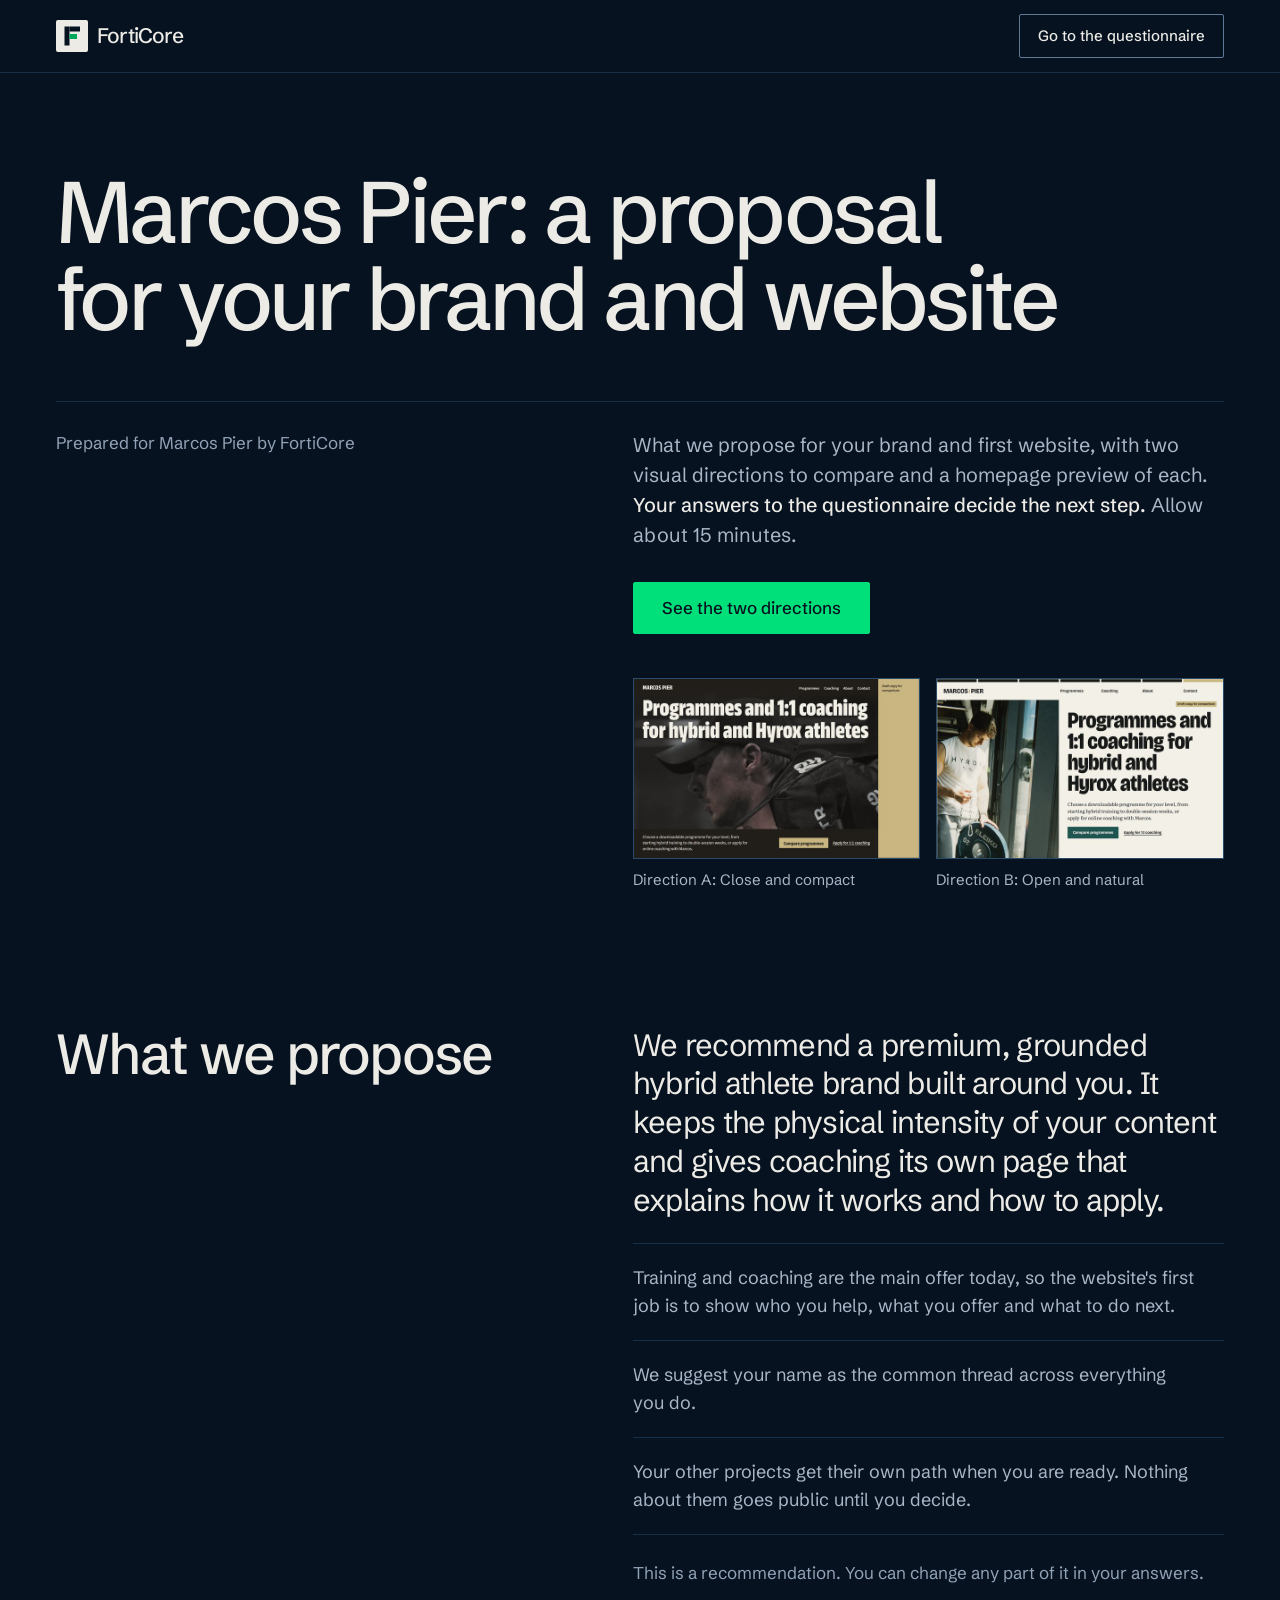
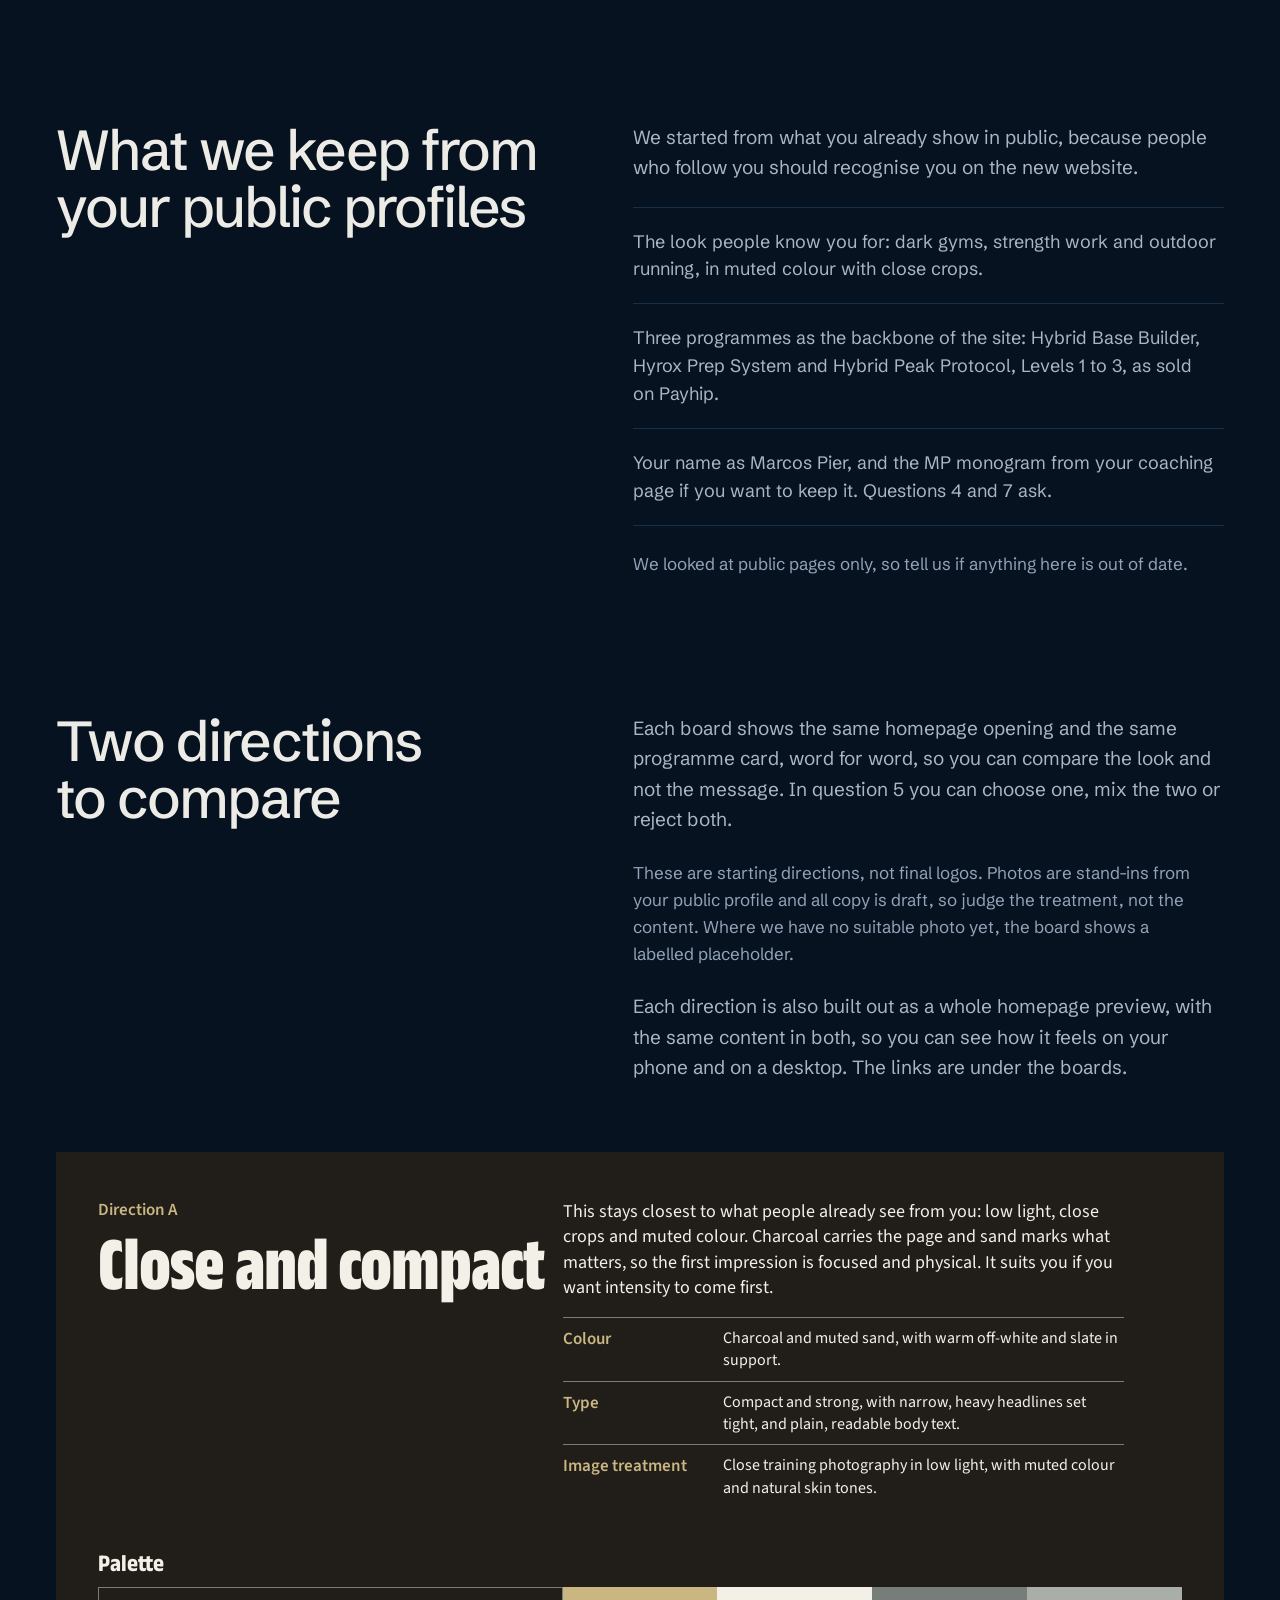
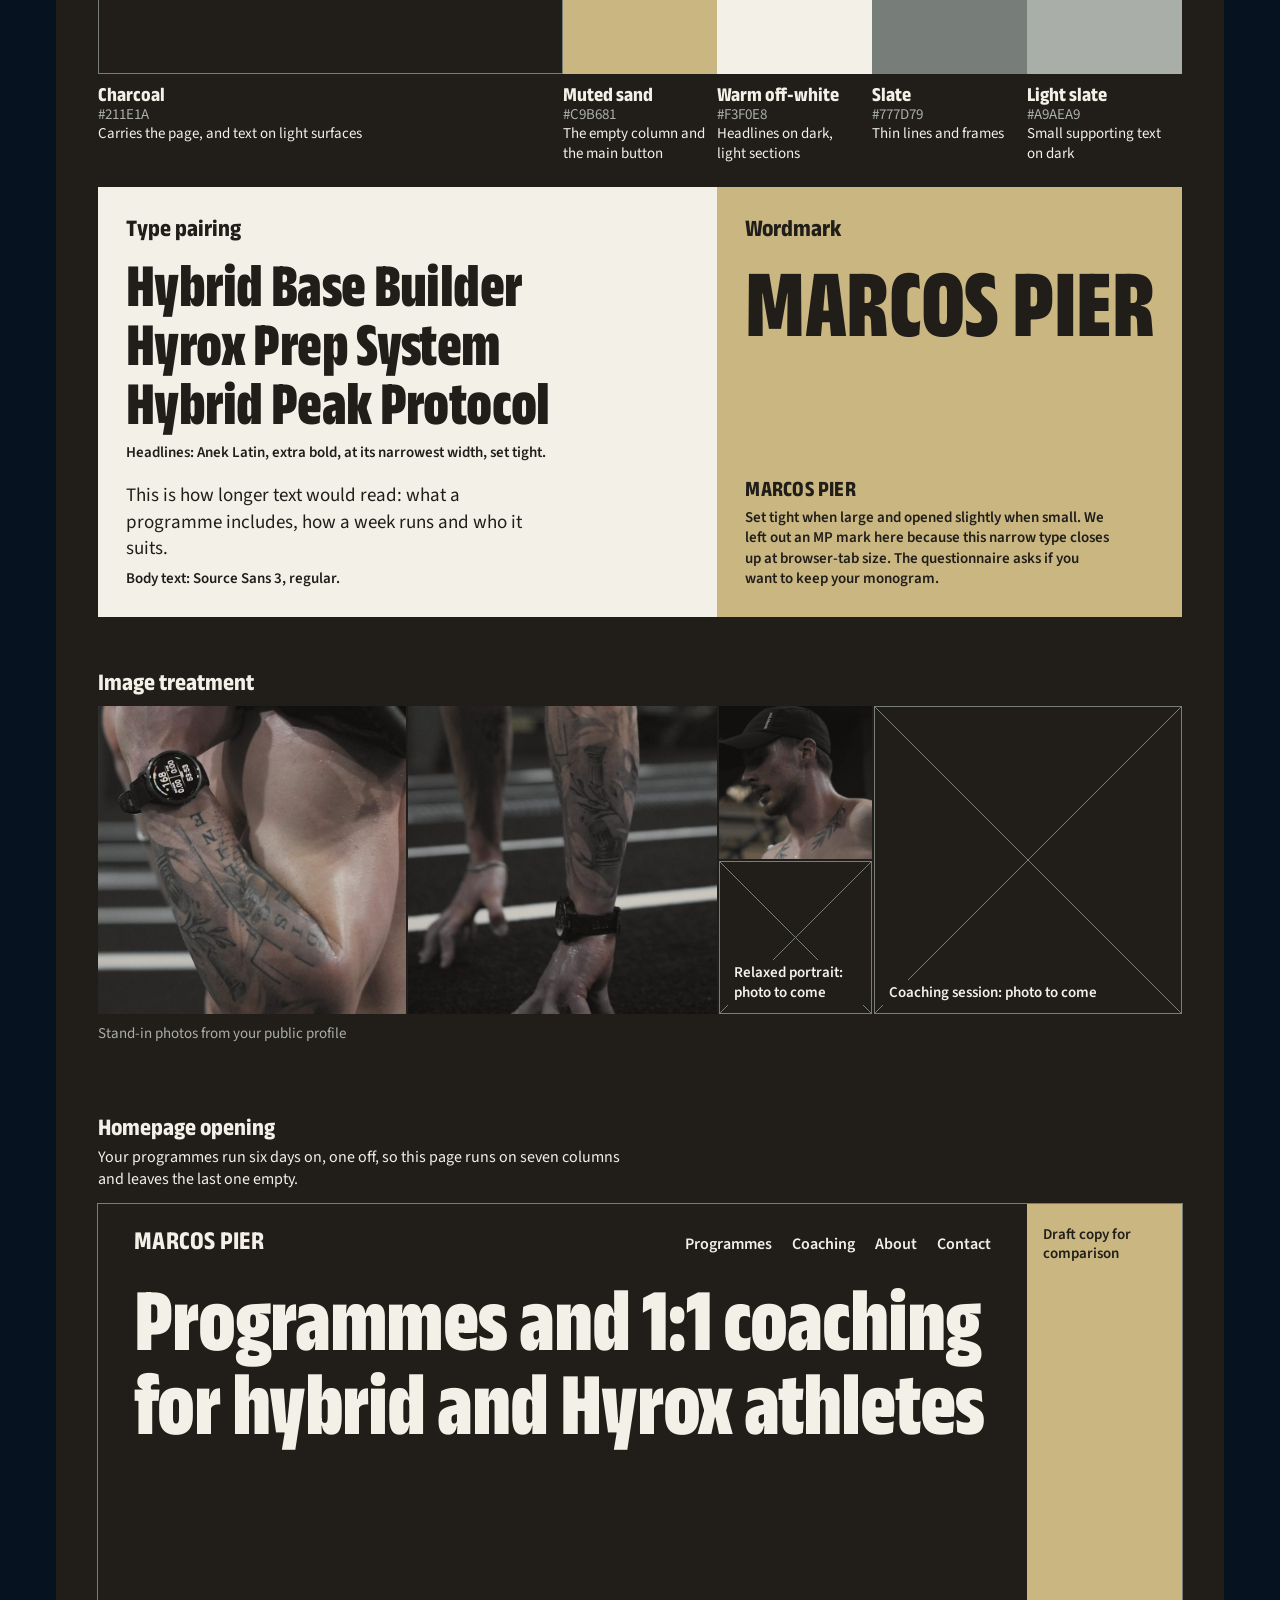
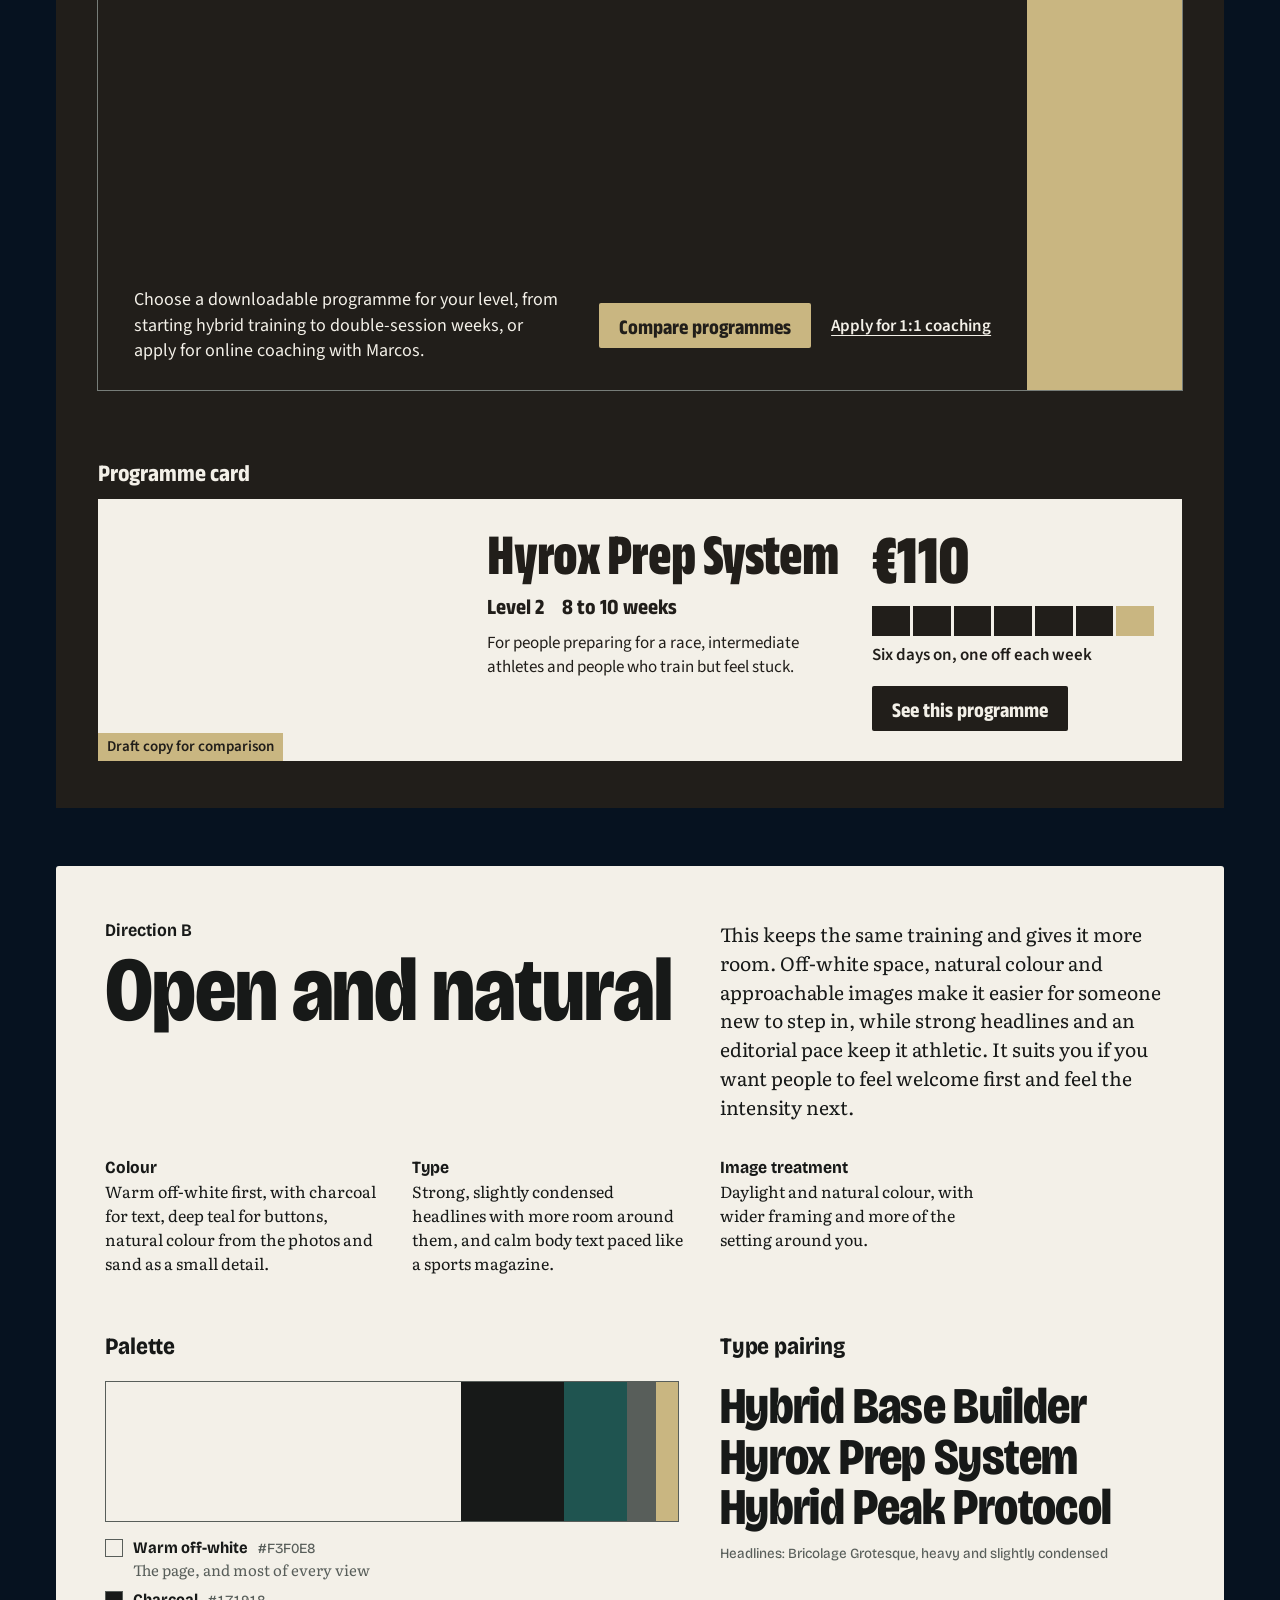
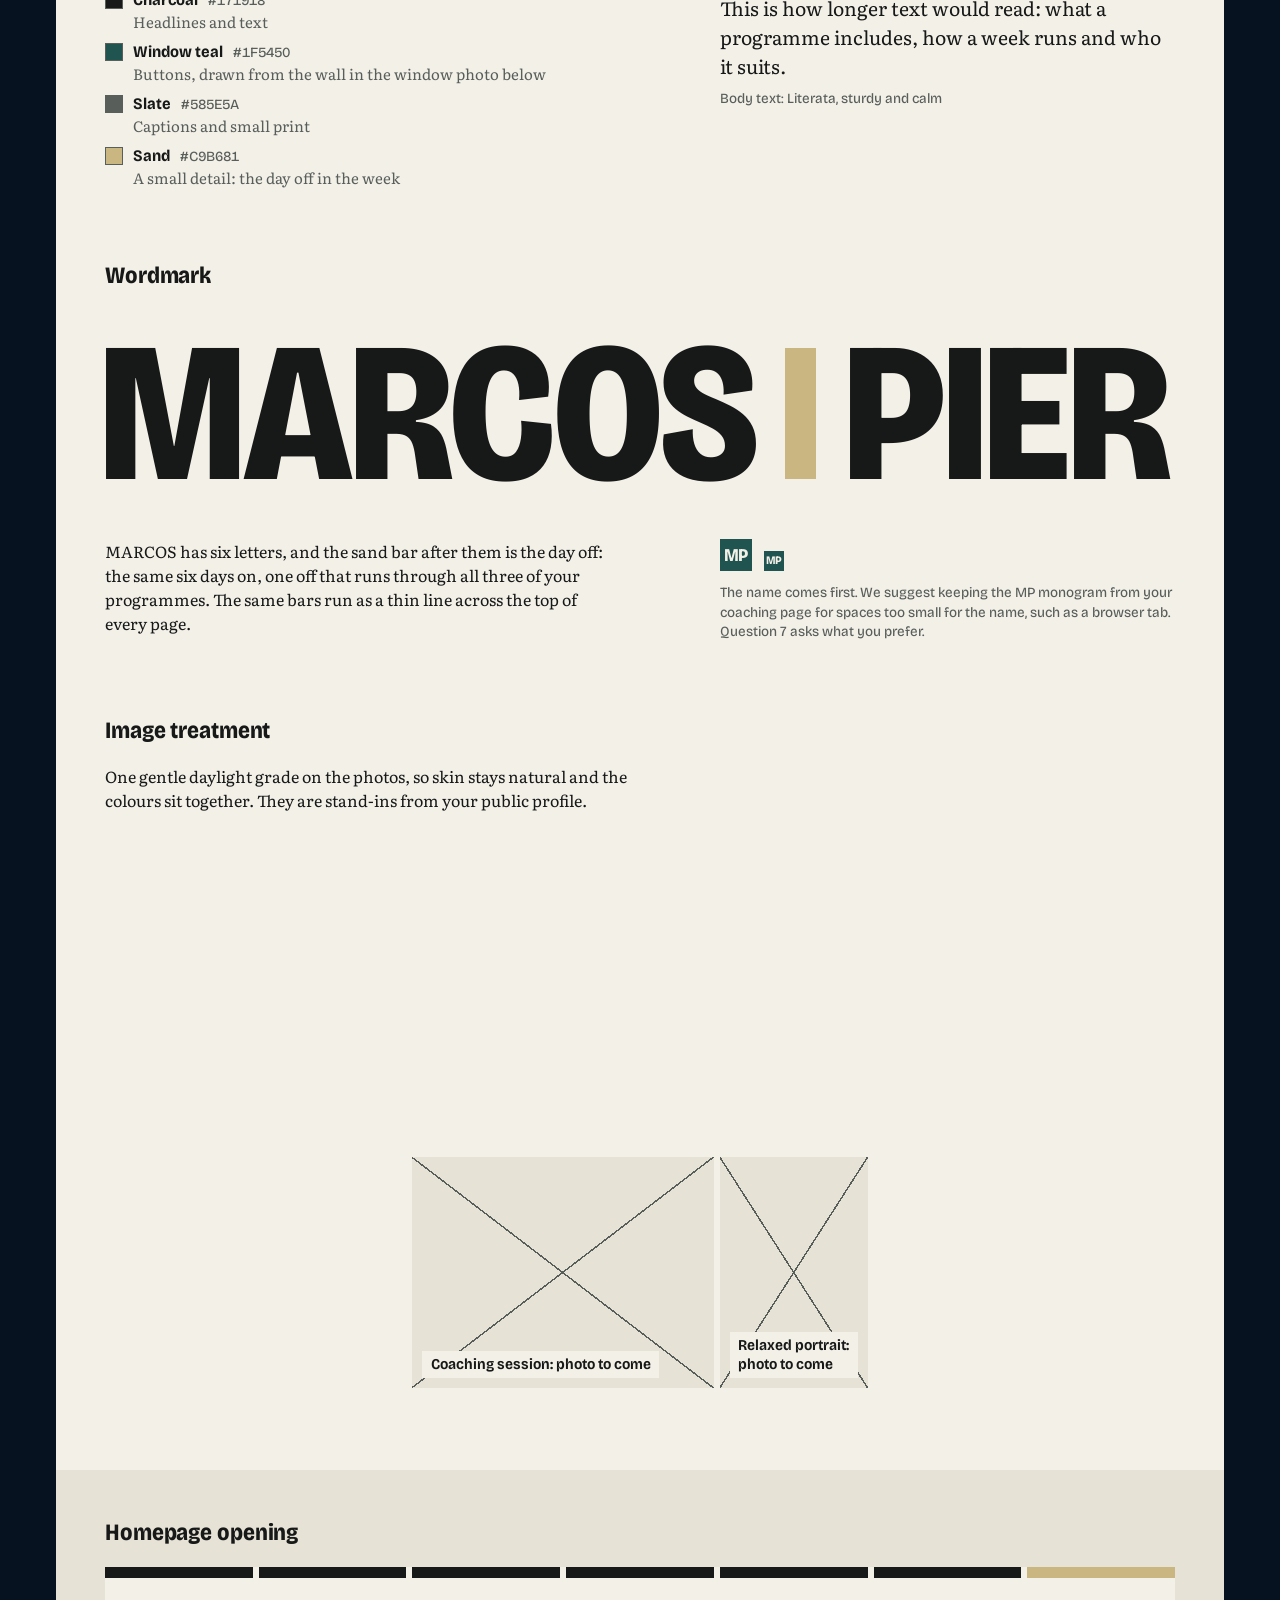
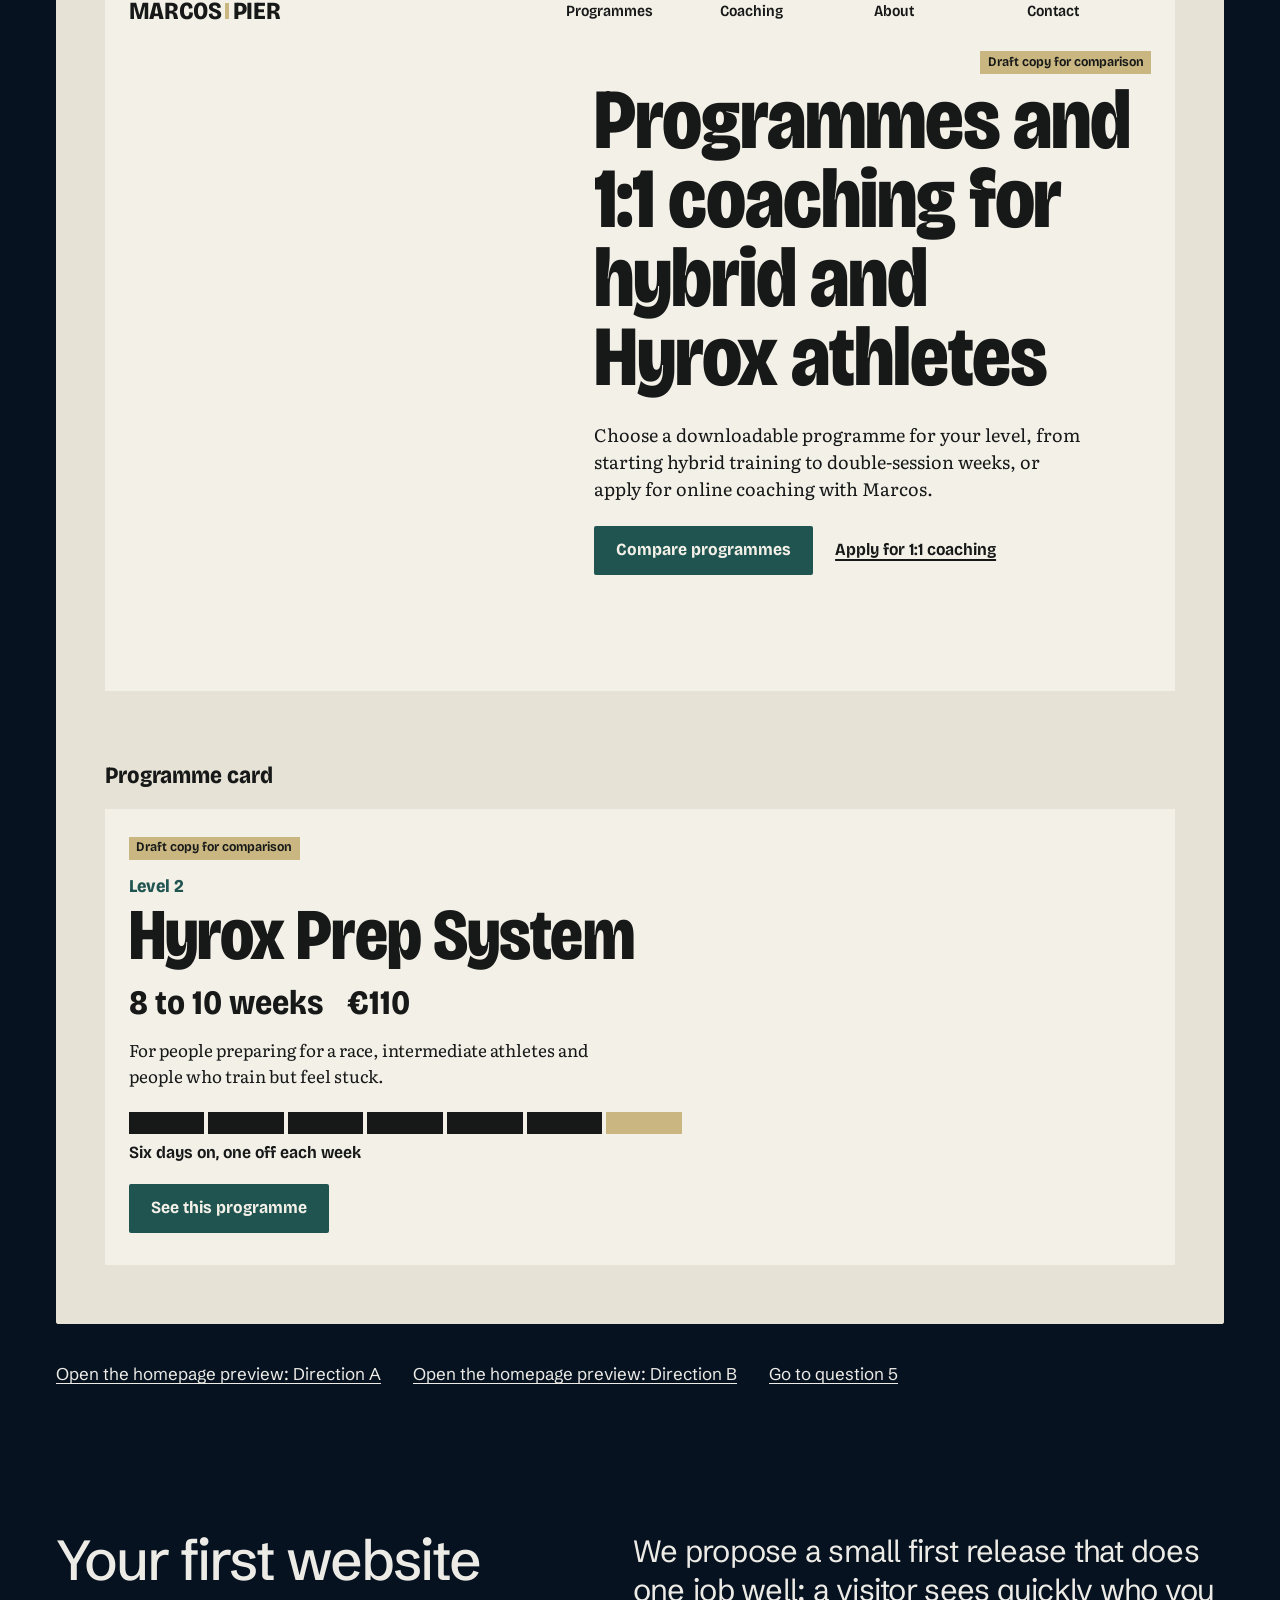
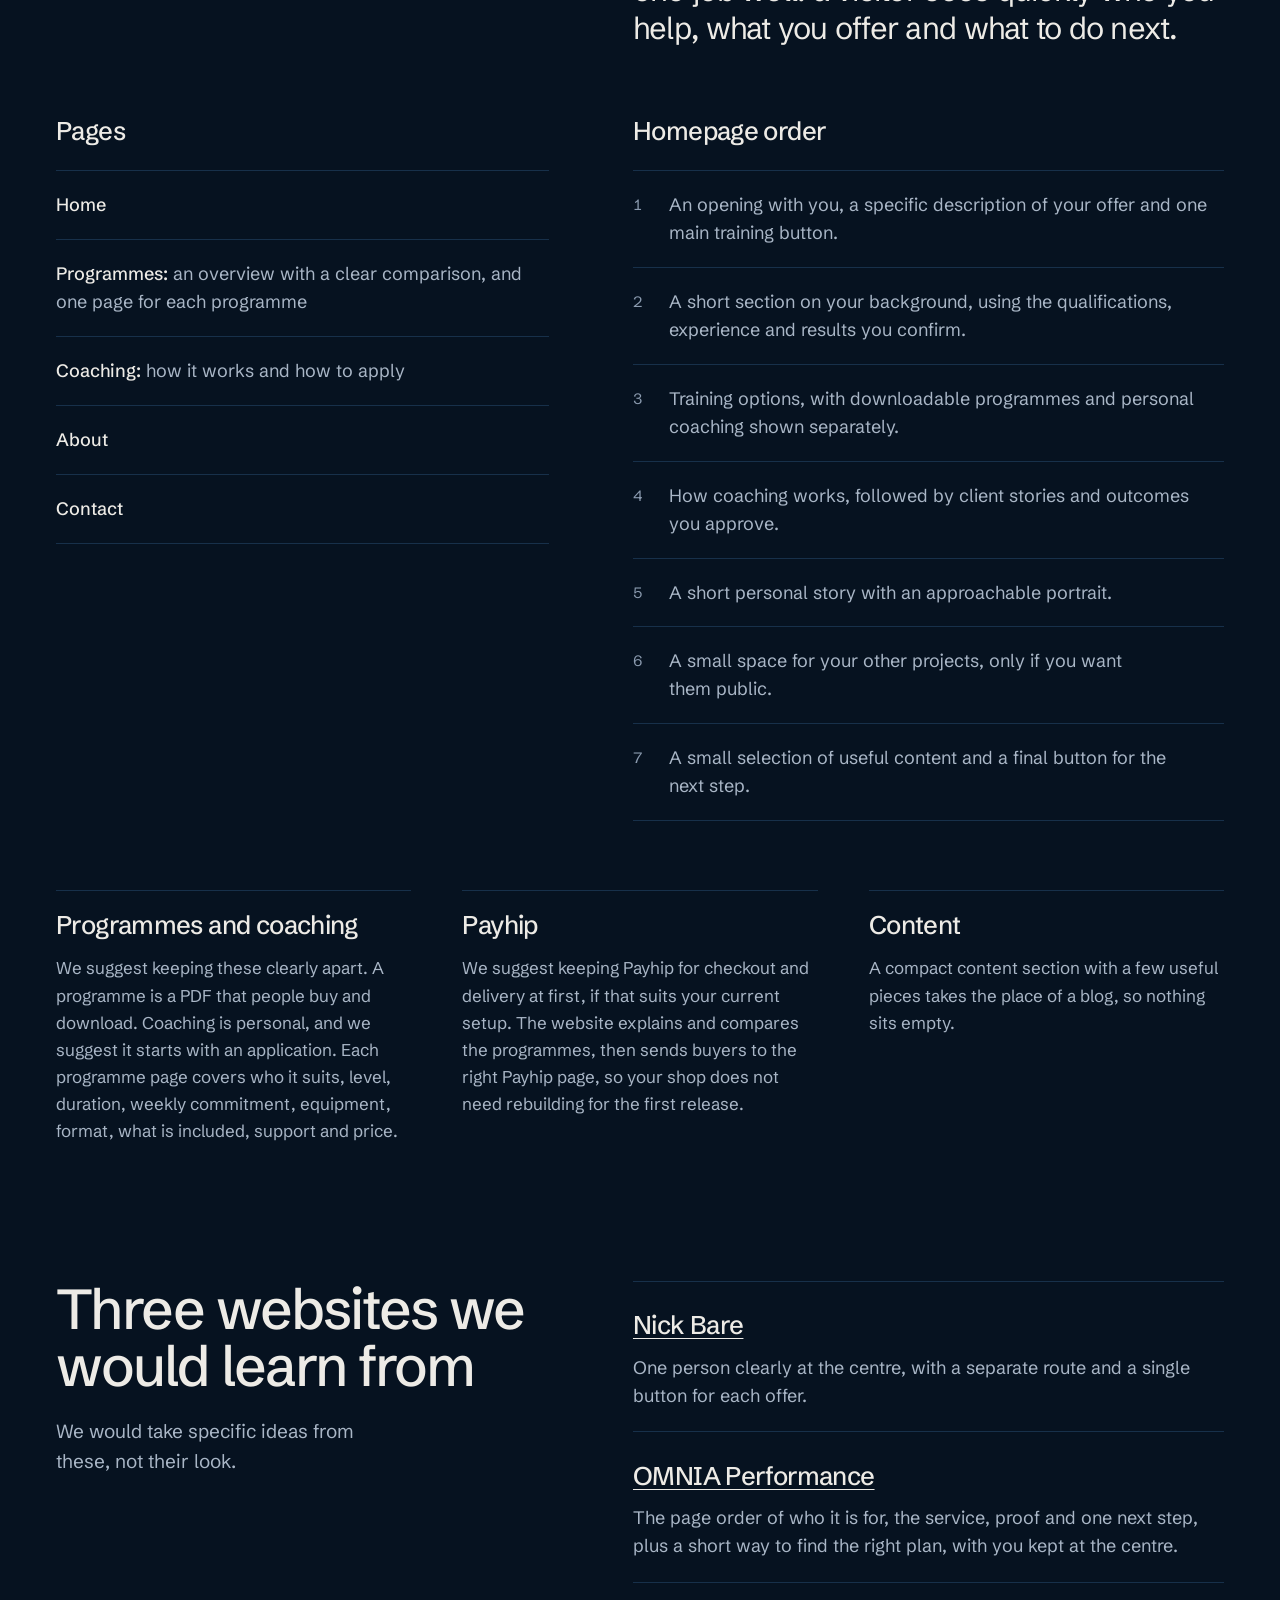
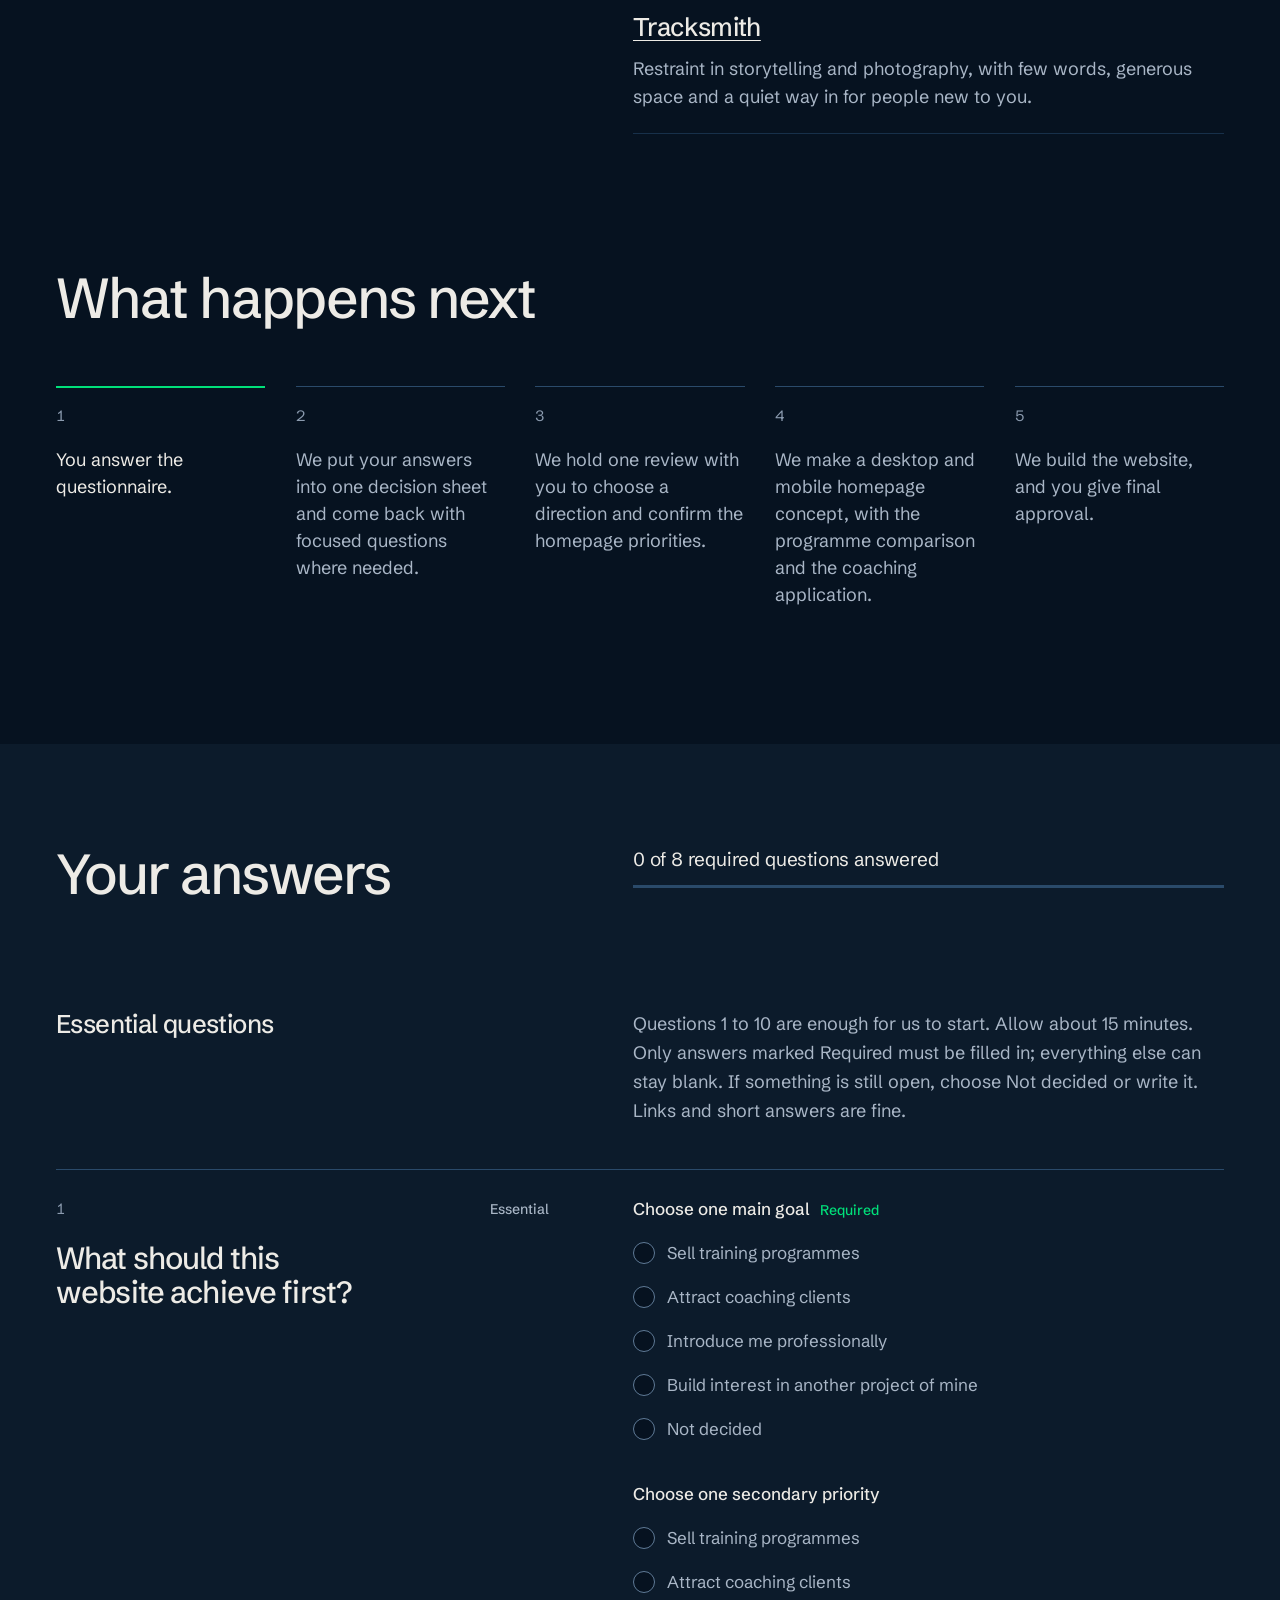
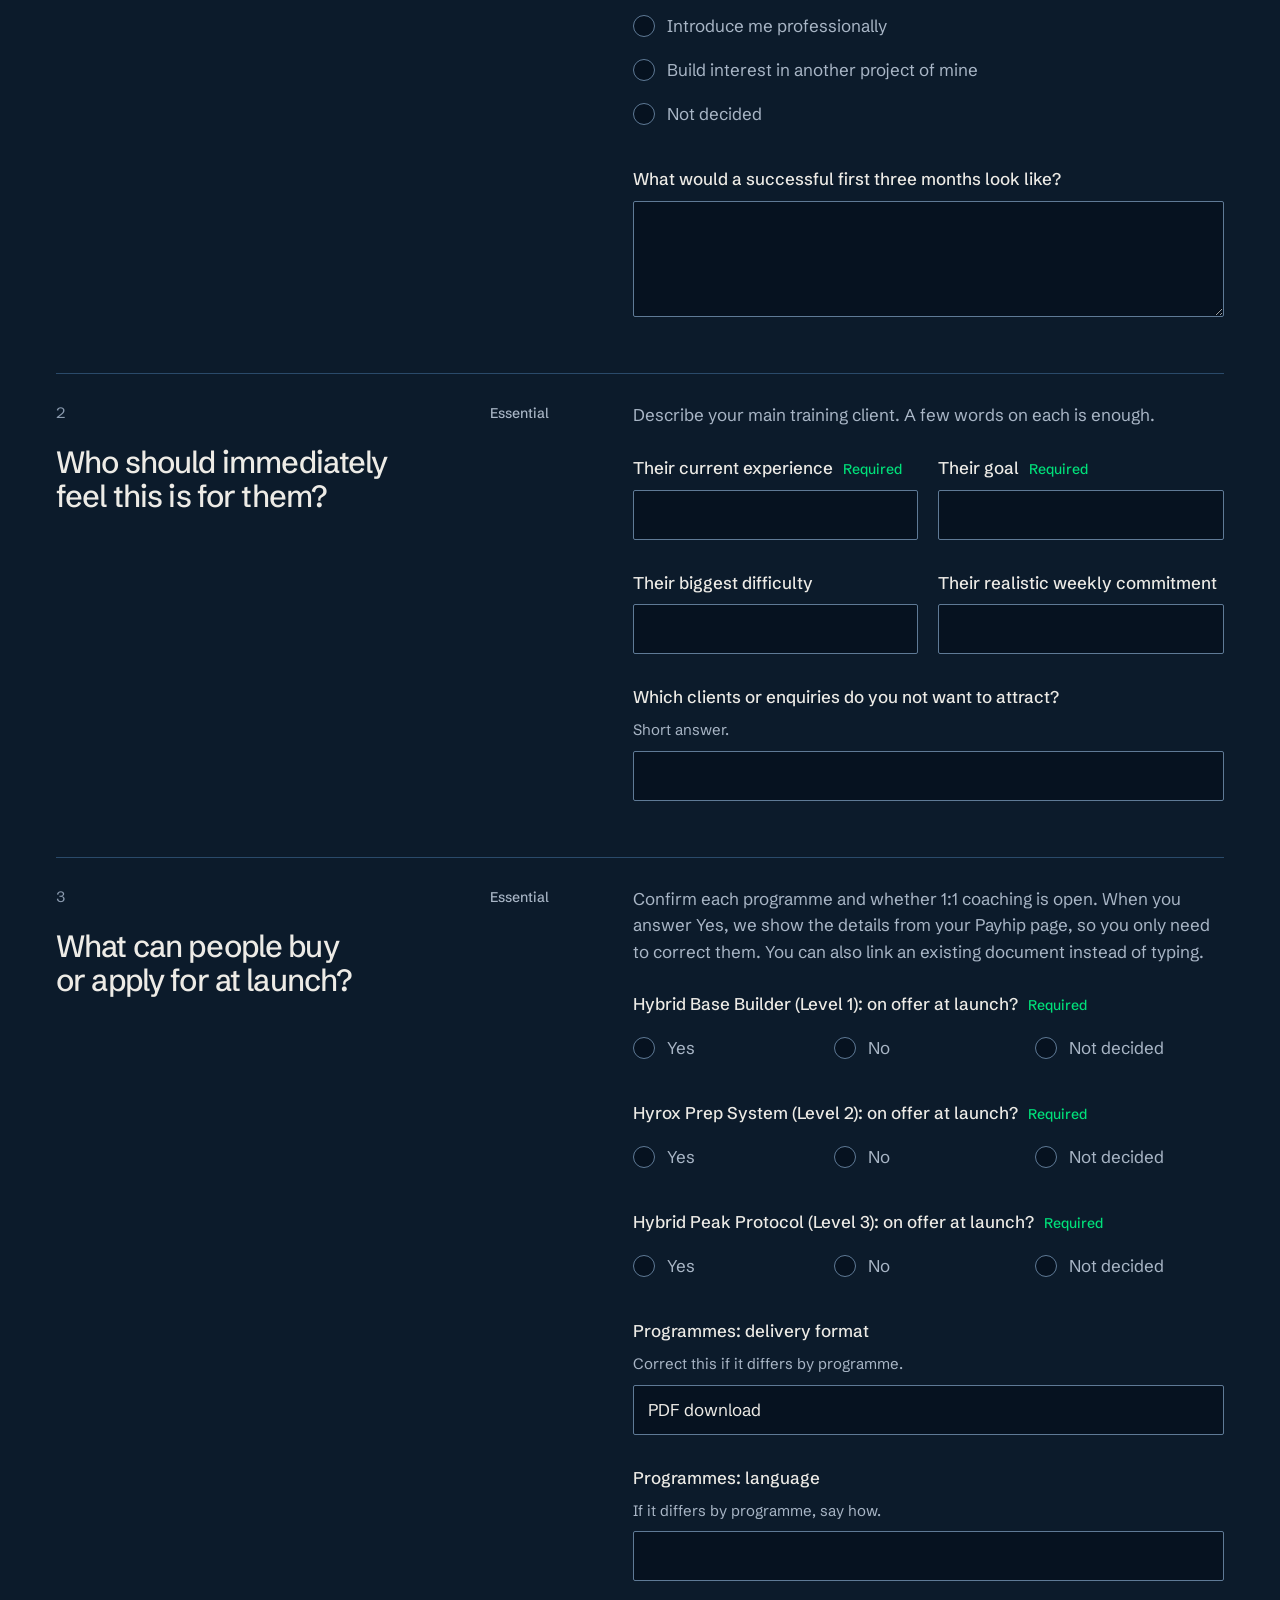
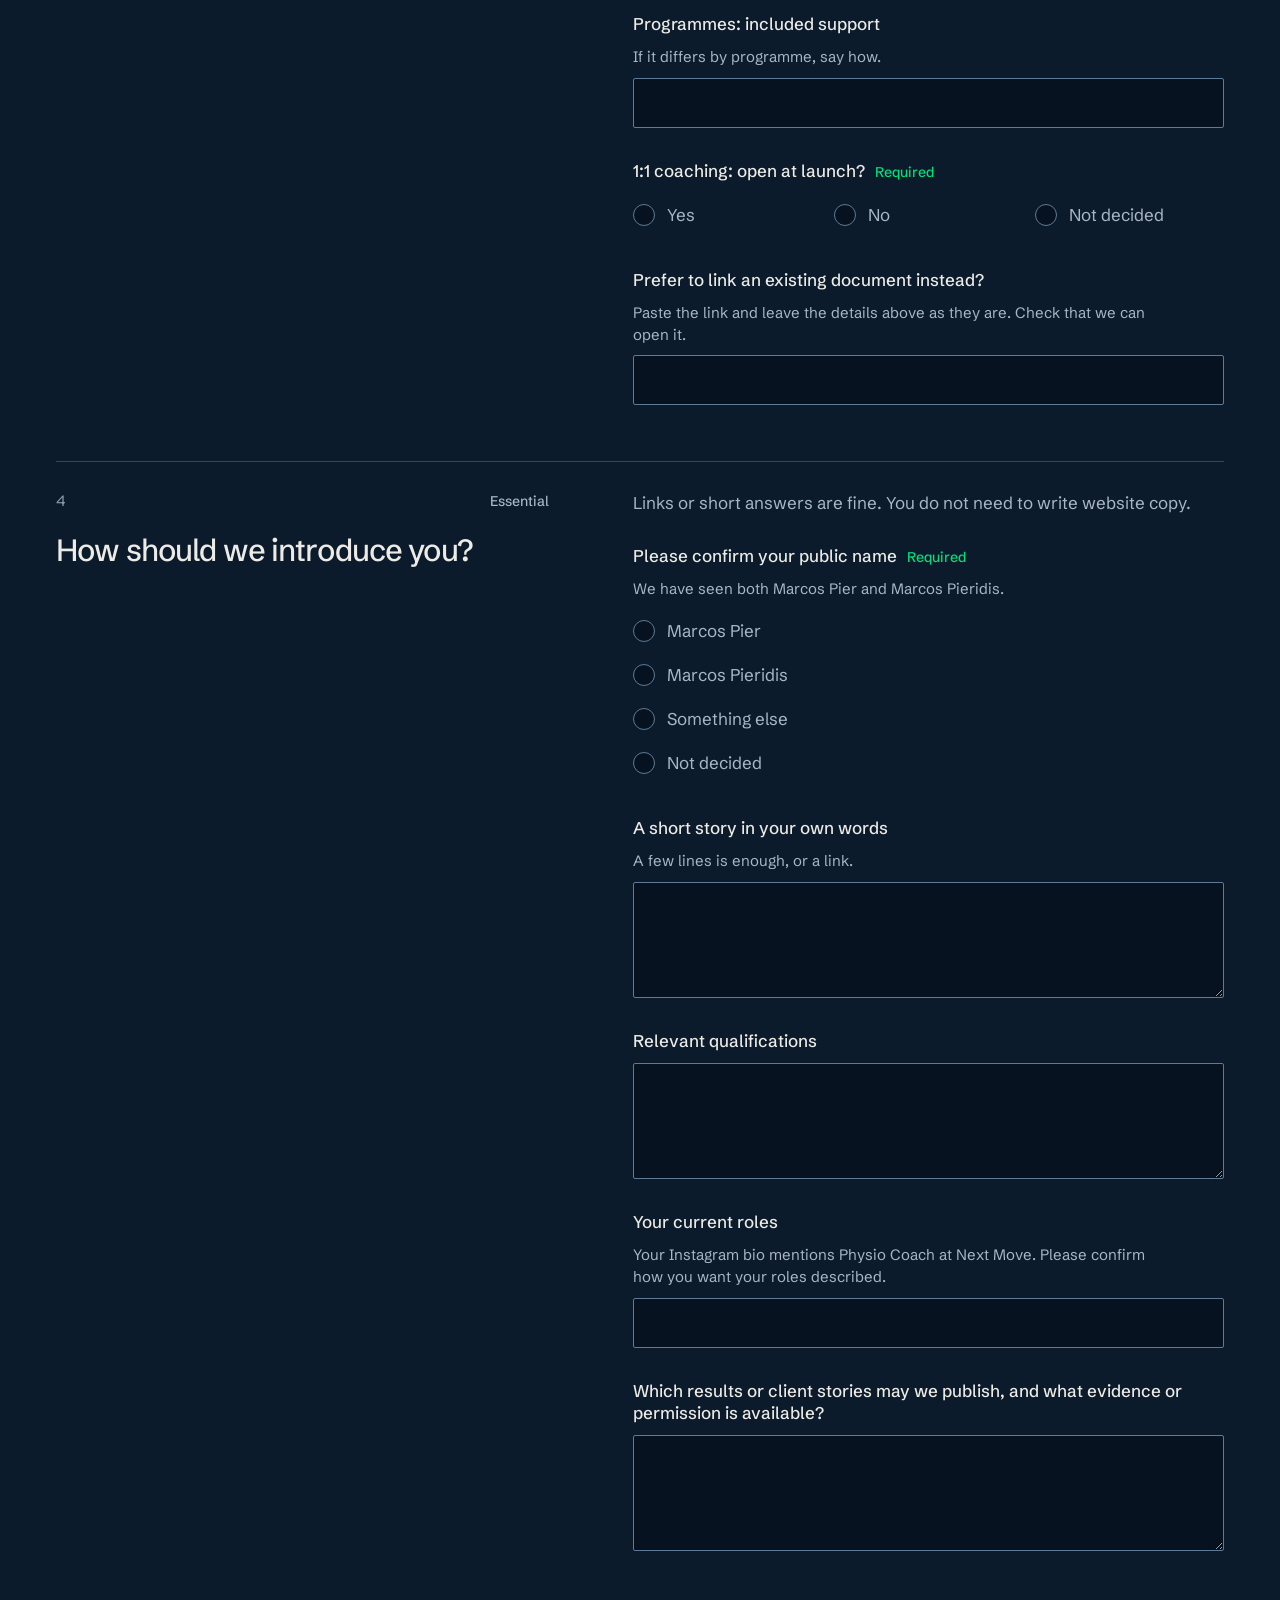
<file: docs/index.html>
<!doctype html>
<html lang="en">
<head>
<meta charset="utf-8">
<meta http-equiv="Content-Security-Policy" content="default-src 'none'; img-src 'self'; style-src 'self'; font-src 'self'; script-src 'self'; connect-src 'self'; base-uri 'none'">
<meta name="viewport" content="width=device-width, initial-scale=1">
<meta name="robots" content="noindex,nofollow,noarchive">
<meta name="referrer" content="no-referrer">
<title>A proposal for your brand and website, prepared for Marcos Pier by FortiCore</title>
<meta name="description" content="Prepared for Marcos Pier by FortiCore: what we propose, two visual directions to compare and a questionnaire.">
<meta property="og:title" content="A proposal for your brand and website">
<meta property="og:description" content="Prepared for Marcos Pier by FortiCore: what we propose, two visual directions to compare and a questionnaire.">
<meta property="og:type" content="website">
<meta property="og:site_name" content="FortiCore">
<meta name="theme-color" content="#061220">
<link rel="icon" type="image/svg+xml" href="img/shell/favicon.svg">
<link rel="preload" href="fonts/shell/schibsted-grotesk-latin-wght-normal.woff2" as="font" type="font/woff2" crossorigin>
<link rel="stylesheet" href="css/site.css">
<link rel="stylesheet" href="css/direction-a.css">
<link rel="stylesheet" href="css/direction-b.css">
<script src="js/questionnaire.js" defer></script>
</head>
<body>

<header class="fc-zone fc-header">
  <div class="fc-shell fc-header__inner">
    <a class="fc-logo" href="#top" aria-label="FortiCore, top of this page"><span class="fc-logo__clip"><svg aria-hidden="true" focusable="false" xmlns="http://www.w3.org/2000/svg" viewBox="0 0 320 64" width="160" height="32"><rect width="64" height="64" rx="4" fill="#EDEBE6"/><rect x="17" y="13" width="10" height="38" fill="#061220"/><rect x="27" y="13" width="21" height="10" fill="#061220"/><rect x="27" y="28" width="15" height="10" fill="#00A85C"/><text x="82" y="45" font-family="Schibsted Grotesk, Helvetica, Arial, sans-serif" font-size="42" font-weight="500" letter-spacing="-1.6" fill="#EDEBE6">FortiCore</text></svg></span></a>
    <a class="fc-btn fc-btn--sm fc-btn--outline" href="#questionnaire" data-header-cta>Go to the questionnaire</a>
    <p class="fc-header__progress" data-header-progress aria-hidden="true" hidden></p>
  </div>
  <span class="fc-header__track" data-header-track aria-hidden="true" hidden><span class="fc-header__fill" data-header-fill></span></span>
</header>

<main id="top">

  <section class="fc-zone fc-top" aria-labelledby="top-title">
    <div class="fc-shell">
      <h1 class="fc-h1" id="top-title">Marcos Pier: a proposal for your brand and website</h1>
      <div class="fc-axis fc-top__lede">
        <p class="fc-byline">Prepared for Marcos Pier by FortiCore</p>
        <div>
          <p class="fc-lede">What we propose for your brand and first website, with two visual directions to compare and a homepage preview of each. <strong>Your answers to the questionnaire decide the next step.</strong> Allow about 15 minutes.</p>
          <p class="fc-top__action"><a class="fc-btn" href="#directions">See the two directions</a></p>
          <div class="fc-top__thumbs">
            <a class="fc-top__thumb" href="#direction-a"><img src="img/a/thumb.jpg" width="640" height="400" alt=""><span>Direction A: Close and compact</span></a>
            <a class="fc-top__thumb" href="#direction-b"><img src="img/b/thumb.jpg" width="640" height="400" alt=""><span>Direction B: Open and natural</span></a>
          </div>
        </div>
      </div>
    </div>
  </section>

  <section class="fc-zone fc-section" id="proposal" aria-labelledby="proposal-title">
    <div class="fc-shell fc-axis">
      <h2 class="fc-h2" id="proposal-title">What we propose</h2>
      <div class="fc-flow">
        <p class="fc-statement">We recommend a premium, grounded hybrid athlete brand built around you. It keeps the physical intensity of your content and gives coaching its own page that explains how it works and how to apply.</p>
        <ul class="fc-rows fc-rows--measure" role="list">
          <li>Training and coaching are the main offer today, so the website's first job is to show who you help, what you offer and what to do next.</li>
          <li>We suggest your name as the common thread across everything you do.</li>
          <li>Your other projects get their own path when you are ready. Nothing about them goes public until you decide.</li>
        </ul>
        <p class="fc-text fc-text--quiet">This is a recommendation. You can change any part of it in your answers.</p>
      </div>
    </div>
  </section>

  <section class="fc-zone fc-section" id="seen" aria-labelledby="seen-title">
    <div class="fc-shell fc-axis">
      <h2 class="fc-h2" id="seen-title">What we keep from your public profiles</h2>
      <div class="fc-flow">
        <p class="fc-text">We started from what you already show in public, because people who follow you should recognise you on the new website.</p>
        <ul class="fc-rows fc-rows--measure" role="list">
          <li>The look people know you for: dark gyms, strength work and outdoor running, in muted colour with close crops.</li>
          <li>Three programmes as the backbone of the site: Hybrid Base Builder, Hyrox Prep System and Hybrid Peak Protocol, Levels 1 to 3, as sold on Payhip.</li>
          <li>Your name as Marcos Pier, and the MP monogram from your coaching page if you want to keep it. Questions 4 and 7 ask.</li>
        </ul>
        <p class="fc-text fc-text--quiet">We looked at public pages only, so tell us if anything here is out of date.</p>
      </div>
    </div>
  </section>

  <section class="fc-section" id="directions" aria-labelledby="directions-title">
    <div class="fc-zone fc-shell fc-axis">
      <h2 class="fc-h2" id="directions-title">Two directions to compare</h2>
      <div class="fc-flow">
        <p class="fc-text">Each board shows the same homepage opening and the same programme card, word for word, so you can compare the look and not the message. In question 5 you can choose one, mix the two or reject both.</p>
        <p class="fc-text fc-text--quiet">These are starting directions, not final logos. Photos are stand-ins from your public profile and all copy is draft, so judge the treatment, not the content. Where we have no suitable photo yet, the board shows a labelled placeholder.</p>
        <p class="fc-text">Each direction is also built out as a whole homepage preview, with the same content in both, so you can see how it feels on your phone and on a desktop. The links are under the boards.</p>
      </div>
    </div>

    <div class="fc-boards">
<article class="dir dir-a" id="direction-a" aria-labelledby="direction-a-title">
  <header class="dir-a__head">
    <h3 class="dir-a__title" id="direction-a-title">
      <span class="dir-a__letter">Direction A</span>
      <span class="dir-a__name">Close and compact</span>
    </h3>
    <div class="dir-a__why">
      <p class="dir-a__rationale">This stays closest to what people already see from you: low light, close crops and muted colour. Charcoal carries the page and sand marks what matters, so the first impression is focused and physical. It suits you if you want intensity to come first.</p>
      <dl class="dir-a__lines">
        <div>
          <dt>Colour</dt>
          <dd>Charcoal and muted sand, with warm off-white and slate in support.</dd>
        </div>
        <div>
          <dt>Type</dt>
          <dd>Compact and strong, with narrow, heavy headlines set tight, and plain, readable body text.</dd>
        </div>
        <div>
          <dt>Image treatment</dt>
          <dd>Close training photography in low light, with muted colour and natural skin tones.</dd>
        </div>
      </dl>
    </div>
  </header>

  <div class="dir-a__palette">
    <h4 class="dir-a__h4">Palette</h4>
    <ul class="dir-a__swatches">
      <li class="dir-a__swatch dir-a__swatch--charcoal">
        <span class="dir-a__chip" aria-hidden="true"></span>
        <span class="dir-a__swatch-name">Charcoal</span>
        <span class="dir-a__swatch-hex">#211E1A</span>
        <span class="dir-a__swatch-role">Carries the page, and text on light surfaces</span>
      </li>
      <li class="dir-a__swatch dir-a__swatch--sand">
        <span class="dir-a__chip" aria-hidden="true"></span>
        <span class="dir-a__swatch-name">Muted sand</span>
        <span class="dir-a__swatch-hex">#C9B681</span>
        <span class="dir-a__swatch-role">The empty column and the main button</span>
      </li>
      <li class="dir-a__swatch dir-a__swatch--white">
        <span class="dir-a__chip" aria-hidden="true"></span>
        <span class="dir-a__swatch-name">Warm off-white</span>
        <span class="dir-a__swatch-hex">#F3F0E8</span>
        <span class="dir-a__swatch-role">Headlines on dark, light sections</span>
      </li>
      <li class="dir-a__swatch dir-a__swatch--slate">
        <span class="dir-a__chip" aria-hidden="true"></span>
        <span class="dir-a__swatch-name">Slate</span>
        <span class="dir-a__swatch-hex">#777D79</span>
        <span class="dir-a__swatch-role">Thin lines and frames</span>
      </li>
      <li class="dir-a__swatch dir-a__swatch--stone">
        <span class="dir-a__chip" aria-hidden="true"></span>
        <span class="dir-a__swatch-name">Light slate</span>
        <span class="dir-a__swatch-hex">#A9AEA9</span>
        <span class="dir-a__swatch-role">Small supporting text on dark</span>
      </li>
    </ul>
  </div>

  <div class="dir-a__sheets">
    <div class="dir-a__sheet dir-a__sheet--type">
      <h4 class="dir-a__h4">Type pairing</h4>
      <p class="dir-a__specimen">Hybrid Base Builder<br>Hyrox Prep System<br>Hybrid Peak Protocol</p>
      <p class="dir-a__font-note">Headlines: Anek Latin, extra bold, at its narrowest width, set tight.</p>
      <p class="dir-a__specimen-body">This is how longer text would read: what a programme includes, how a week runs and who it suits.</p>
      <p class="dir-a__font-note">Body text: Source Sans 3, regular.</p>
    </div>
    <div class="dir-a__sheet dir-a__sheet--mark">
      <h4 class="dir-a__h4">Wordmark</h4>
      <p class="dir-a__wordmark">MARCOS PIER</p>
      <p class="dir-a__wordmark-small">MARCOS PIER</p>
      <p class="dir-a__font-note">Set tight when large and opened slightly when small. We left out an MP mark here because this narrow type closes up at browser-tab size. The questionnaire asks if you want to keep your monogram.</p>
    </div>
  </div>

  <div class="dir-a__images">
    <h4 class="dir-a__h4">Image treatment</h4>
    <div class="dir-a__contact">
      <div class="dir-a__tile dir-a__tile--strap">
        <img src="img/a/forearm.jpg" width="760" height="760" loading="lazy" alt="Close crop of a tattooed forearm with a sports watch, held against the body, in low light.">
      </div>
      <div class="dir-a__tile dir-a__tile--hand">
        <img src="img/a/floor-hand.jpg" width="760" height="760" loading="lazy" alt="Close crop of two hands on a dark gym floor beside white lane lines, one tattooed forearm with a watch.">
      </div>
      <div class="dir-a__tile dir-a__tile--curl">
        <img src="img/a/face.jpg" width="760" height="760" loading="lazy" alt="Marcos in profile under a black cap, looking down, in low light.">
      </div>
      <div class="dir-a__hold dir-a__hold--portrait">
        <p>Relaxed portrait: photo to come</p>
      </div>
      <div class="dir-a__hold dir-a__hold--coach">
        <p>Coaching session: photo to come</p>
      </div>
    </div>
    <p class="dir-a__caption">Stand-in photos from your public profile</p>
  </div>

  <div class="dir-a__concept">
    <h4 class="dir-a__h4">Homepage opening</h4>
    <p class="dir-a__note">Your programmes run six days on, one off, so this page runs on seven columns and leaves the last one empty.<span class="dir-a__note-phone"> On a phone that column becomes the band across the top.</span></p>
    <div class="dir-a__hero" role="group" aria-label="Concept preview of the homepage opening in Direction A. Not a working page.">
      <div class="dir-a__off">
        <p class="dir-a__draft">Draft copy for comparison</p>
      </div>
      <div class="dir-a__work">
        <div class="dir-a__frame">
          <img src="img/a/hero-carry.jpg" width="2112" height="1492" loading="lazy" alt="Marcos in profile in a black cap, one hand on the strap of a training vest, in a dark gym.">
        </div>
        <div class="dir-a__bar">
          <span class="dir-a__wm">MARCOS PIER</span>
          <span class="dir-a__nav">
            <span>Programmes</span>
            <span>Coaching</span>
            <span>About</span>
            <span>Contact</span>
          </span>
        </div>
        <p class="dir-a__headline">Programmes and 1:1 coaching for hybrid and Hyrox athletes</p>
        <div class="dir-a__foot">
          <p class="dir-a__sub">Choose a downloadable programme for your level, from starting hybrid training to double-session weeks, or apply for online coaching with Marcos.</p>
          <span class="dir-a__actions">
            <span class="dir-a__btn dir-a__btn--sand">Compare programmes</span>
            <span class="dir-a__link">Apply for 1:1 coaching</span>
          </span>
        </div>
      </div>
    </div>
  </div>

  <div class="dir-a__concept">
    <h4 class="dir-a__h4">Programme card</h4>
    <div class="dir-a__card" role="group" aria-label="Concept preview of a programme card in Direction A. Not a working page.">
      <p class="dir-a__draft dir-a__draft--tag">Draft copy for comparison</p>
      <div class="dir-a__card-work">
        <div class="dir-a__card-photo">
          <img src="img/a/treadmill.jpg" width="1000" height="800" loading="lazy" alt="Marcos from behind in a black cap, running on a treadmill in a dark gym, one hand on the rail.">
        </div>
        <div class="dir-a__card-main">
          <p class="dir-a__prog">Hyrox Prep System</p>
          <p class="dir-a__meta">
            <span>Level 2</span>
            <span>8 to 10 weeks</span>
          </p>
          <p class="dir-a__who">For people preparing for a race, intermediate athletes and people who train but feel stuck.</p>
        </div>
        <div class="dir-a__card-buy">
          <p class="dir-a__price">€110</p>
          <div class="dir-a__week" aria-hidden="true">
            <i></i><i></i><i></i><i></i><i></i><i></i><i></i>
          </div>
          <p class="dir-a__commit">Six days on, one off each week</p>
          <span class="dir-a__btn dir-a__btn--dark">See this programme</span>
        </div>
      </div>
    </div>
  </div>
</article>

<article class="dir dir-b" id="direction-b" aria-labelledby="direction-b-title">

  <header class="dir-b__intro">
    <h3 id="direction-b-title" class="dir-b__title">
      <span class="dir-b__letter">Direction B</span>
      <span class="dir-b__name">Open and natural</span>
    </h3>
    <p class="dir-b__rationale">This keeps the same training and gives it more room. Off-white space, natural colour and approachable images make it easier for someone new to step in, while strong headlines and an editorial pace keep it athletic. It suits you if you want people to feel welcome first and feel the intensity next.</p>
    <dl class="dir-b__lines">
      <div>
        <dt>Colour</dt>
        <dd>Warm off-white first, with charcoal for text, deep teal for buttons, natural colour from the photos and sand as a small detail.</dd>
      </div>
      <div>
        <dt>Type</dt>
        <dd>Strong, slightly condensed headlines with more room around them, and calm body text paced like a sports magazine.</dd>
      </div>
      <div>
        <dt>Image treatment</dt>
        <dd>Daylight and natural colour, with wider framing and more of the setting around you.</dd>
      </div>
    </dl>
  </header>

  <div class="dir-b__board">

    <section class="dir-b__palette">
      <h4 class="dir-b__h4">Palette</h4>
      <div class="dir-b__share" aria-hidden="true"><i></i><i></i><i></i><i></i><i></i></div>
      <ul class="dir-b__colours">
        <li><span class="dir-b__chip" aria-hidden="true"></span><b>Warm off-white</b> <span class="dir-b__hex">#F3F0E8</span> <span class="dir-b__role">The page, and most of every view</span></li>
        <li><span class="dir-b__chip" aria-hidden="true"></span><b>Charcoal</b> <span class="dir-b__hex">#171918</span> <span class="dir-b__role">Headlines and text</span></li>
        <li><span class="dir-b__chip" aria-hidden="true"></span><b>Window teal</b> <span class="dir-b__hex">#1F5450</span> <span class="dir-b__role">Buttons, drawn from the wall in the window photo below</span></li>
        <li><span class="dir-b__chip" aria-hidden="true"></span><b>Slate</b> <span class="dir-b__hex">#585E5A</span> <span class="dir-b__role">Captions and small print</span></li>
        <li><span class="dir-b__chip" aria-hidden="true"></span><b>Sand</b> <span class="dir-b__hex">#C9B681</span> <span class="dir-b__role">A small detail: the day off in the week</span></li>
      </ul>
    </section>

    <section class="dir-b__type">
      <h4 class="dir-b__h4">Type pairing</h4>
      <p class="dir-b__specimen">
        <span>Hybrid Base Builder</span>
        <span>Hyrox Prep System</span>
        <span>Hybrid Peak Protocol</span>
      </p>
      <p class="dir-b__small">Headlines: Bricolage Grotesque, heavy and slightly condensed</p>
      <p class="dir-b__sample">This is how longer text would read: what a programme includes, how a week runs and who it suits.</p>
      <p class="dir-b__small">Body text: Literata, sturdy and calm</p>
    </section>

    <section class="dir-b__mark">
      <h4 class="dir-b__h4">Wordmark</h4>
      <p class="dir-b__wm dir-b__wm--big">MARCOS<span class="dir-b__wm-rest"> </span>PIER</p>
      <p class="dir-b__lead dir-b__mark-note">MARCOS has six letters, and the sand bar after them is the day off: the same six days on, one off that runs through all three of your programmes. The same bars run as a thin line across the top of every page.</p>
      <div class="dir-b__mark-small">
        <p class="dir-b__mp-row" aria-hidden="true">
          <span class="dir-b__mp dir-b__mp--32">MP</span>
          <span class="dir-b__mp dir-b__mp--20">MP</span>
        </p>
        <p class="dir-b__small">The name comes first. We suggest keeping the MP monogram from your coaching page for spaces too small for the name, such as a browser tab. Question 7 asks what you prefer.</p>
      </div>
    </section>

    <section class="dir-b__images">
      <h4 class="dir-b__h4">Image treatment</h4>
      <p class="dir-b__lead">One gentle daylight grade on the photos, so skin stays natural and the colours sit together. They are stand-ins from your public profile.</p>
      <div class="dir-b__photos">
        <figure class="dir-b__ph dir-b__ph--forest">
          <img src="img/b/forest-wide.jpg" width="1500" height="615" loading="lazy" alt="Marcos from behind, head and shoulders in a white running top, facing blurred green trees.">
        </figure>
        <figure class="dir-b__ph dir-b__ph--pull">
          <img src="img/b/run-path.jpg" width="1100" height="1562" loading="lazy" alt="Marcos running towards the camera on a tree-lined path in daylight, in a white running top.">
        </figure>
        <figure class="dir-b__ph dir-b__ph--chain">
          <img src="img/b/chain-detail.jpg" width="760" height="460" loading="lazy" alt="Close view of a hand holding a chain, the other hand resting on a weight plate, in sun from a window.">
        </figure>
        <figure class="dir-b__ph dir-b__ph--tocome dir-b__ph--coach">
          <figcaption>Coaching session: photo to come</figcaption>
        </figure>
        <figure class="dir-b__ph dir-b__ph--tocome dir-b__ph--portrait">
          <figcaption>Relaxed portrait: photo to come</figcaption>
        </figure>
      </div>
    </section>

  </div>

  <div class="dir-b__concepts">

    <section class="dir-b__concept">
      <h4 class="dir-b__h4">Homepage opening</h4>
      <div class="dir-b__hero" role="group" aria-label="Concept preview of the homepage opening in Direction B. A picture of a design, not a working page.">
        <div class="dir-b__hero-grid">
          <span class="dir-b__week dir-b__week--hero" aria-hidden="true"><i></i><i></i><i></i><i></i><i></i><i></i><i></i></span>
          <span class="dir-b__wm dir-b__wm--nav">MARCOS<span class="dir-b__wm-rest"> </span>PIER</span>
          <span class="dir-b__navitems">
            <span>Programmes</span>
            <span>Coaching</span>
            <span>About</span>
            <span>Contact</span>
          </span>
          <span class="dir-b__draft">Draft copy for comparison</span>
          <p class="dir-b__headline">
            <span>Programmes and</span>
            <span>1:1 coaching for</span>
            <span>hybrid and</span>
            <span>Hyrox athletes</span>
          </p>
          <div class="dir-b__hero-photo">
            <img src="img/b/window-light.jpg" width="1100" height="1722" loading="lazy" alt="Marcos in a white training top, looking down while handling a weight plate on a chain beside a tall window, with daylight across one arm.">
          </div>
          <p class="dir-b__subhead">Choose a downloadable programme for your level, from starting hybrid training to double-session weeks, or apply for online coaching with Marcos.</p>
          <span class="dir-b__actions">
            <span class="dir-b__btn">Compare programmes</span>
            <span class="dir-b__alink">Apply for 1:1 coaching</span>
          </span>
        </div>
      </div>
    </section>

    <section class="dir-b__concept">
      <h4 class="dir-b__h4">Programme card</h4>
      <div class="dir-b__card" role="group" aria-label="Concept preview of a programme card in Direction B. A picture of a design, not a working page.">
        <div class="dir-b__card-grid">
          <div class="dir-b__card-photo">
            <img src="img/b/track-run.jpg" width="720" height="762" loading="lazy" alt="Marcos running on a red track in sunlight, seen from the side, with a fence, trees and a wide sky in the background.">
          </div>
          <div class="dir-b__card-body">
            <span class="dir-b__draft">Draft copy for comparison</span>
            <p class="dir-b__level">Level 2</p>
            <p class="dir-b__prog">Hyrox Prep System</p>
            <p class="dir-b__facts">
              <span>8 to 10 weeks</span>
              <span>€110</span>
            </p>
            <p class="dir-b__who">For people preparing for a race, intermediate athletes and people who train but feel stuck.</p>
            <span class="dir-b__week dir-b__week--card" aria-hidden="true"><i></i><i></i><i></i><i></i><i></i><i></i><i></i></span>
            <p class="dir-b__weekly">Six days on, one off each week</p>
            <span class="dir-b__btn">See this programme</span>
          </div>
        </div>
      </div>
    </section>

  </div>

</article>
    </div>

    <div class="fc-zone fc-shell fc-boards__after">
      <a class="fc-link fc-link--block" href="direction-a.html">Open the homepage preview: Direction A</a>
      <a class="fc-link fc-link--block" href="direction-b.html">Open the homepage preview: Direction B</a>
      <a class="fc-link fc-link--block" href="#q5">Go to question 5</a>
    </div>
  </section>

  <section class="fc-zone fc-section" id="structure" aria-labelledby="structure-title">
    <div class="fc-shell">
      <div class="fc-axis">
        <h2 class="fc-h2" id="structure-title">Your first website</h2>
        <p class="fc-statement">We propose a small first release that does one job well: a visitor sees quickly who you help, what you offer and what to do next.</p>
      </div>
      <div class="fc-axis fc-structure__lists">
        <div>
          <h3 class="fc-h3">Pages</h3>
          <ul class="fc-rows fc-rows--measure" role="list">
            <li><b>Home</b></li>
            <li><b>Programmes:</b> an overview with a clear comparison, and one page for each programme</li>
            <li><b>Coaching:</b> how it works and how to apply</li>
            <li><b>About</b></li>
            <li><b>Contact</b></li>
          </ul>
        </div>
        <div>
          <h3 class="fc-h3">Homepage order</h3>
          <ol class="fc-numbered" role="list">
            <li><span class="fc-num">1</span><span>An opening with you, a specific description of your offer and one main training button.</span></li>
            <li><span class="fc-num">2</span><span>A short section on your background, using the qualifications, experience and results you confirm.</span></li>
            <li><span class="fc-num">3</span><span>Training options, with downloadable programmes and personal coaching shown separately.</span></li>
            <li><span class="fc-num">4</span><span>How coaching works, followed by client stories and outcomes you approve.</span></li>
            <li><span class="fc-num">5</span><span>A short personal story with an approachable portrait.</span></li>
            <li><span class="fc-num">6</span><span>A small space for your other projects, only if you want them public.</span></li>
            <li><span class="fc-num">7</span><span>A small selection of useful content and a final button for the next step.</span></li>
          </ol>
        </div>
      </div>
      <div class="fc-notes">
        <div class="fc-note">
          <h3 class="fc-h3">Programmes and coaching</h3>
          <p>We suggest keeping these clearly apart. A programme is a PDF that people buy and download. Coaching is personal, and we suggest it starts with an application. Each programme page covers who it suits, level, duration, weekly commitment, equipment, format, what is included, support and price.</p>
        </div>
        <div class="fc-note">
          <h3 class="fc-h3">Payhip</h3>
          <p>We suggest keeping Payhip for checkout and delivery at first, if that suits your current setup. The website explains and compares the programmes, then sends buyers to the right Payhip page, so your shop does not need rebuilding for the first release.</p>
        </div>
        <div class="fc-note">
          <h3 class="fc-h3">Content</h3>
          <p>A compact content section with a few useful pieces takes the place of a blog, so nothing sits empty.</p>
        </div>
      </div>
    </div>
  </section>

  <section class="fc-zone fc-section" id="references" aria-labelledby="references-title">
    <div class="fc-shell fc-axis">
      <div>
        <h2 class="fc-h2" id="references-title">Three websites we would learn from</h2>
        <p class="fc-text fc-refs-lead">We would take specific ideas from these, not their look.</p>
      </div>
      <ul class="fc-refs" role="list">
        <li class="fc-ref">
          <a class="fc-ref__name" href="https://www.nickbare.com/" target="_blank" rel="noopener noreferrer">Nick Bare<span class="fc-vh"> (opens in a new tab)</span></a>
          <p class="fc-ref__text">one person clearly at the centre, with a separate route and a single button for each offer.</p>
        </li>
        <li class="fc-ref">
          <a class="fc-ref__name" href="https://www.omnia-performance.com/" target="_blank" rel="noopener noreferrer">OMNIA Performance<span class="fc-vh"> (opens in a new tab)</span></a>
          <p class="fc-ref__text">the page order of who it is for, the service, proof and one next step, plus a short way to find the right plan, with you kept at the centre.</p>
        </li>
        <li class="fc-ref">
          <a class="fc-ref__name" href="https://www.tracksmith.com/" target="_blank" rel="noopener noreferrer">Tracksmith<span class="fc-vh"> (opens in a new tab)</span></a>
          <p class="fc-ref__text">restraint in storytelling and photography, with few words, generous space and a quiet way in for people new to you.</p>
        </li>
      </ul>
    </div>
  </section>

  <section class="fc-zone fc-section" id="next" aria-labelledby="next-title">
    <div class="fc-shell">
      <h2 class="fc-h2" id="next-title">What happens next</h2>
      <ol class="fc-steps" role="list">
        <li class="fc-step"><span class="fc-step__n">1</span><span>You answer the questionnaire.</span></li>
        <li class="fc-step"><span class="fc-step__n">2</span><span>We put your answers into one decision sheet and come back with focused questions where needed.</span></li>
        <li class="fc-step"><span class="fc-step__n">3</span><span>We hold one review with you to choose a direction and confirm the homepage priorities.</span></li>
        <li class="fc-step"><span class="fc-step__n">4</span><span>We make a desktop and mobile homepage concept, with the programme comparison and the coaching application.</span></li>
        <li class="fc-step"><span class="fc-step__n">5</span><span>We build the website, and you give final approval.</span></li>
      </ol>
    </div>
  </section>

  <section class="fc-zone fc-band">
    <div class="fc-shell">
      <form class="fc-form" name="marcos-questionnaire" method="POST" data-netlify="true" netlify-honeypot="bot-field" autocomplete="off" aria-labelledby="questionnaire"
        data-delivery="auto"
        data-download-name="marcos-pier-answers"
        data-msg-no-option="No option is chosen. Choose one to continue."
        data-msg-text-empty="This is empty. Type a short answer to continue."
        data-msg-link-empty="The link is empty. Paste the link, or choose Not yet above."
        data-msg-link-invalid="This is not a full link. Paste the whole address, starting with https://."
        data-msg-too-many="You can choose up to three feelings. Untick one to choose another."
        data-msg-error-link="Question {n}, {label} {message}"
        data-msg-progress="{answered} of {total} required questions answered"
        data-msg-draft-saved="Draft saved in this browser. It stays here and is not sent to anyone."
        data-msg-draft-restored="We restored your draft from this browser."
        data-msg-draft-unavailable="This browser cannot save a draft, so keep this page open until you finish."
        data-msg-draft-cleared="Your draft is cleared from this browser."
        data-msg-copied="Your answers are copied. Paste them into our shared Slack channel."
        data-msg-copy-blocked="Your browser blocked copying. Select the text in the box below and copy it, or use Download my answers, then add it to our shared Slack channel."
        data-msg-downloaded="Your answers are downloaded as a text file. Add it to our shared Slack channel."
        data-msg-sending="Sending your answers."
        data-msg-sent-earlier="You changed an answer after sending. Send my answers again to include the change. We will use your latest answers."
        data-msg-sent="We have your answers. Thank you. We will put them into one decision sheet and come back to you in our shared Slack channel with focused questions where needed."
        data-msg-send-failed="Your answers were not sent. They are still on this page. Try Send my answers again, or use Copy my answers or Download my answers and share them in our shared Slack channel."
        data-msg-header-last-step="Go to the last step"
        data-msg-blank="Not answered"
        data-msg-prefill-note="(prefilled from your public page, not changed)"
        data-msg-download-heading="Answers to the FortiCore brand and website questionnaire"
        data-msg-summary-version="Form version: {version}"
        data-msg-summary-created="Created: {date}">
        <input type="hidden" name="form-name" value="marcos-questionnaire">
        <input type="hidden" name="form_version" value="1.0">
        <input type="hidden" name="submitted_at" value="">
        <input type="hidden" name="prefilled_unchanged" value="">
        <p class="fc-hp" aria-hidden="true"><label>Leave this empty <input type="text" name="bot-field" tabindex="-1" autocomplete="off"></label></p>

        <div class="fc-axis fc-form__head">
          <h2 class="fc-h2" id="questionnaire" tabindex="-1">Your answers</h2>
          <div>
            <p class="fc-progress" data-progress aria-live="polite" hidden></p>
            <span class="fc-progress__track" data-progress-track aria-hidden="true" hidden><span class="fc-progress__fill" data-progress-fill></span></span>
            <div class="fc-draft">
              <p data-draft-line role="status" tabindex="-1"></p>
              <button type="button" class="fc-textbtn" data-draft-clear hidden>Clear my draft</button>
              <div class="fc-draft__confirm" data-draft-confirm hidden>
                <p>This removes your answers from this page and from this browser.</p>
                <button type="button" class="fc-btn fc-btn--sm fc-btn--outline" data-draft-yes>Yes, clear my answers</button>
                <button type="button" class="fc-textbtn" data-draft-no>Keep my answers</button>
              </div>
            </div>
          </div>
        </div>

        <noscript><p class="fc-noscript">JavaScript is turned off in this browser, so every question shows at once and your draft is not saved. Copy my answers and Download my answers also need JavaScript, and Send my answers may not work without it, so please turn it on and reload this page before you start.</p></noscript>

        <div class="fc-errors fc-axis" data-error-summary role="group" aria-labelledby="error-summary-title" tabindex="-1" hidden>
          <h3 class="fc-h3" id="error-summary-title">These answers need fixing</h3>
          <ul class="fc-errors__list" data-error-list role="list" aria-labelledby="error-summary-title"></ul>
        </div>

        <div class="fc-part" data-part="essential">
          <div class="fc-axis fc-part__head">
            <h3 class="fc-h3" data-part-title>Essential questions</h3>
            <p class="fc-text">Questions 1 to 10 are enough for us to start. Allow about 15 minutes. Only answers marked Required must be filled in; everything else can stay blank. If something is still open, choose Not decided or write it. Links and short answers are fine.</p>
          </div>
          <fieldset class="fc-q fc-q--essential" id="q1" data-question data-n="1" data-essential="true">
            <legend class="fc-q__legend">
              <span class="fc-q__meta"><span class="fc-q__n"><span class="fc-vh">Question </span>1</span> <span class="fc-q__tag">Essential</span></span>
              <h4 class="fc-q__title">What should this website achieve first?</h4>
            </legend>
            <div class="fc-q__body">
              <div class="fc-fields">
                <fieldset class="fc-field fc-group" role="radiogroup" aria-labelledby="q1_primary_goal--legend" aria-required="true" data-field="q1_primary_goal" data-kind="radio" data-required="true">
                  <legend class="fc-label" id="q1_primary_goal--legend"><span class="fc-label__text">Choose one main goal</span> <span class="fc-req">Required</span></legend>
                  <div class="fc-options">
    <label class="fc-option" for="q1_primary_goal--sell_programmes"><input class="fc-tick" type="radio" id="q1_primary_goal--sell_programmes" name="q1_primary_goal" value="sell_programmes" required> <span>Sell training programmes</span></label>
    <label class="fc-option" for="q1_primary_goal--attract_coaching"><input class="fc-tick" type="radio" id="q1_primary_goal--attract_coaching" name="q1_primary_goal" value="attract_coaching" required> <span>Attract coaching clients</span></label>
    <label class="fc-option" for="q1_primary_goal--introduce_me"><input class="fc-tick" type="radio" id="q1_primary_goal--introduce_me" name="q1_primary_goal" value="introduce_me" required> <span>Introduce me professionally</span></label>
    <label class="fc-option" for="q1_primary_goal--other_project"><input class="fc-tick" type="radio" id="q1_primary_goal--other_project" name="q1_primary_goal" value="other_project" required> <span>Build interest in another project of mine</span></label>
    <label class="fc-option" for="q1_primary_goal--not_decided"><input class="fc-tick" type="radio" id="q1_primary_goal--not_decided" name="q1_primary_goal" value="not_decided" required> <span>Not decided</span></label>
  </div>
                </fieldset>
                <fieldset class="fc-field fc-group" role="radiogroup" aria-labelledby="q1_secondary_goal--legend" data-field="q1_secondary_goal" data-kind="radio">
                  <legend class="fc-label" id="q1_secondary_goal--legend"><span class="fc-label__text">Choose one secondary priority</span></legend>
                  <div class="fc-options">
    <label class="fc-option" for="q1_secondary_goal--sell_programmes"><input class="fc-tick" type="radio" id="q1_secondary_goal--sell_programmes" name="q1_secondary_goal" value="sell_programmes"> <span>Sell training programmes</span></label>
    <label class="fc-option" for="q1_secondary_goal--attract_coaching"><input class="fc-tick" type="radio" id="q1_secondary_goal--attract_coaching" name="q1_secondary_goal" value="attract_coaching"> <span>Attract coaching clients</span></label>
    <label class="fc-option" for="q1_secondary_goal--introduce_me"><input class="fc-tick" type="radio" id="q1_secondary_goal--introduce_me" name="q1_secondary_goal" value="introduce_me"> <span>Introduce me professionally</span></label>
    <label class="fc-option" for="q1_secondary_goal--other_project"><input class="fc-tick" type="radio" id="q1_secondary_goal--other_project" name="q1_secondary_goal" value="other_project"> <span>Build interest in another project of mine</span></label>
    <label class="fc-option" for="q1_secondary_goal--not_decided"><input class="fc-tick" type="radio" id="q1_secondary_goal--not_decided" name="q1_secondary_goal" value="not_decided"> <span>Not decided</span></label>
  </div>
                </fieldset>
                <div class="fc-field" data-field="q1_success" data-kind="textarea">
                  <label class="fc-label" for="q1_success"><span class="fc-label__text">What would a successful first three months look like?</span></label>
                  <textarea class="fc-input" id="q1_success" name="q1_success" rows="3"></textarea>
                </div>
              </div>
            </div>
          </fieldset>
          <fieldset class="fc-q fc-q--essential" id="q2" data-question data-n="2" data-essential="true" aria-describedby="q2--help">
            <legend class="fc-q__legend">
              <span class="fc-q__meta"><span class="fc-q__n"><span class="fc-vh">Question </span>2</span> <span class="fc-q__tag">Essential</span></span>
              <h4 class="fc-q__title">Who should immediately feel this is for them?</h4>
            </legend>
            <div class="fc-q__body">
              <p class="fc-q__help" id="q2--help">Describe your main training client. A few words on each is enough.</p>
              <div class="fc-fields">
                <div class="fc-field fc-field--half" data-field="q2_client_experience" data-kind="text" data-required="true">
                  <label class="fc-label" for="q2_client_experience"><span class="fc-label__text">Their current experience</span> <span class="fc-req">Required</span></label>
                  <input class="fc-input" id="q2_client_experience" name="q2_client_experience" type="text" required>
                </div>
                <div class="fc-field fc-field--half" data-field="q2_client_goal" data-kind="text" data-required="true">
                  <label class="fc-label" for="q2_client_goal"><span class="fc-label__text">Their goal</span> <span class="fc-req">Required</span></label>
                  <input class="fc-input" id="q2_client_goal" name="q2_client_goal" type="text" required>
                </div>
                <div class="fc-field fc-field--half" data-field="q2_client_difficulty" data-kind="text">
                  <label class="fc-label" for="q2_client_difficulty"><span class="fc-label__text">Their biggest difficulty</span></label>
                  <input class="fc-input" id="q2_client_difficulty" name="q2_client_difficulty" type="text">
                </div>
                <div class="fc-field fc-field--half" data-field="q2_client_weekly" data-kind="text">
                  <label class="fc-label" for="q2_client_weekly"><span class="fc-label__text">Their realistic weekly commitment</span></label>
                  <input class="fc-input" id="q2_client_weekly" name="q2_client_weekly" type="text">
                </div>
                <div class="fc-field" data-field="q2_not_wanted" data-kind="text">
                  <label class="fc-label" for="q2_not_wanted"><span class="fc-label__text">Which clients or enquiries do you not want to attract?</span></label>
                  <p class="fc-help" id="q2_not_wanted--help">Short answer.</p>
                  <input class="fc-input" id="q2_not_wanted" name="q2_not_wanted" type="text" aria-describedby="q2_not_wanted--help">
                </div>
              </div>
            </div>
          </fieldset>
          <fieldset class="fc-q fc-q--essential" id="q3" data-question data-n="3" data-essential="true" aria-describedby="q3--help">
            <legend class="fc-q__legend">
              <span class="fc-q__meta"><span class="fc-q__n"><span class="fc-vh">Question </span>3</span> <span class="fc-q__tag">Essential</span></span>
              <h4 class="fc-q__title">What can people buy or apply for at launch?</h4>
            </legend>
            <div class="fc-q__body">
              <p class="fc-q__help" id="q3--help">Confirm each programme and whether 1:1 coaching is open. When you answer Yes, we show the details from your Payhip page, so you only need to correct them. You can also link an existing document instead of typing.</p>
              <div class="fc-fields">
                <fieldset class="fc-field fc-group" role="radiogroup" aria-labelledby="q3_level1_status--legend" aria-required="true" data-field="q3_level1_status" data-kind="radio" data-required="true">
                  <legend class="fc-label" id="q3_level1_status--legend"><span class="fc-label__text">Hybrid Base Builder (Level 1): on offer at launch?</span> <span class="fc-req">Required</span></legend>
                  <div class="fc-options fc-options--row">
    <label class="fc-option" for="q3_level1_status--yes"><input class="fc-tick" type="radio" id="q3_level1_status--yes" name="q3_level1_status" value="yes" required> <span>Yes</span></label>
    <label class="fc-option" for="q3_level1_status--no"><input class="fc-tick" type="radio" id="q3_level1_status--no" name="q3_level1_status" value="no" required> <span>No</span></label>
    <label class="fc-option" for="q3_level1_status--not_decided"><input class="fc-tick" type="radio" id="q3_level1_status--not_decided" name="q3_level1_status" value="not_decided" required> <span>Not decided</span></label>
  </div>
                </fieldset>
                <div class="fc-dep" data-show-field="q3_level1_status" data-show-values="yes">
                  <div class="fc-field fc-field--half" data-field="q3_level1_price" data-kind="text">
                    <label class="fc-label" for="q3_level1_price"><span class="fc-label__text">Hybrid Base Builder: price</span></label>
                    <input class="fc-input" id="q3_level1_price" name="q3_level1_price" type="text" value="€60">
                  </div>
                  <div class="fc-field fc-field--half" data-field="q3_level1_duration" data-kind="text">
                    <label class="fc-label" for="q3_level1_duration"><span class="fc-label__text">Hybrid Base Builder: duration</span></label>
                    <input class="fc-input" id="q3_level1_duration" name="q3_level1_duration" type="text" value="6 to 8 weeks">
                  </div>
                  <div class="fc-field" data-field="q3_level1_weekly" data-kind="text">
                    <label class="fc-label" for="q3_level1_weekly"><span class="fc-label__text">Hybrid Base Builder: weekly commitment</span></label>
                    <input class="fc-input" id="q3_level1_weekly" name="q3_level1_weekly" type="text" value="Six days on, one off">
                  </div>
                </div>
                <fieldset class="fc-field fc-group" role="radiogroup" aria-labelledby="q3_level2_status--legend" aria-required="true" data-field="q3_level2_status" data-kind="radio" data-required="true">
                  <legend class="fc-label" id="q3_level2_status--legend"><span class="fc-label__text">Hyrox Prep System (Level 2): on offer at launch?</span> <span class="fc-req">Required</span></legend>
                  <div class="fc-options fc-options--row">
    <label class="fc-option" for="q3_level2_status--yes"><input class="fc-tick" type="radio" id="q3_level2_status--yes" name="q3_level2_status" value="yes" required> <span>Yes</span></label>
    <label class="fc-option" for="q3_level2_status--no"><input class="fc-tick" type="radio" id="q3_level2_status--no" name="q3_level2_status" value="no" required> <span>No</span></label>
    <label class="fc-option" for="q3_level2_status--not_decided"><input class="fc-tick" type="radio" id="q3_level2_status--not_decided" name="q3_level2_status" value="not_decided" required> <span>Not decided</span></label>
  </div>
                </fieldset>
                <div class="fc-dep" data-show-field="q3_level2_status" data-show-values="yes">
                  <div class="fc-field fc-field--half" data-field="q3_level2_price" data-kind="text">
                    <label class="fc-label" for="q3_level2_price"><span class="fc-label__text">Hyrox Prep System: price</span></label>
                    <input class="fc-input" id="q3_level2_price" name="q3_level2_price" type="text" value="€110">
                  </div>
                  <div class="fc-field fc-field--half" data-field="q3_level2_duration" data-kind="text">
                    <label class="fc-label" for="q3_level2_duration"><span class="fc-label__text">Hyrox Prep System: duration</span></label>
                    <input class="fc-input" id="q3_level2_duration" name="q3_level2_duration" type="text" value="8 to 10 weeks">
                  </div>
                  <div class="fc-field" data-field="q3_level2_weekly" data-kind="text">
                    <label class="fc-label" for="q3_level2_weekly"><span class="fc-label__text">Hyrox Prep System: weekly commitment</span></label>
                    <input class="fc-input" id="q3_level2_weekly" name="q3_level2_weekly" type="text" value="Six days on, one off">
                  </div>
                </div>
                <fieldset class="fc-field fc-group" role="radiogroup" aria-labelledby="q3_level3_status--legend" aria-required="true" data-field="q3_level3_status" data-kind="radio" data-required="true">
                  <legend class="fc-label" id="q3_level3_status--legend"><span class="fc-label__text">Hybrid Peak Protocol (Level 3): on offer at launch?</span> <span class="fc-req">Required</span></legend>
                  <div class="fc-options fc-options--row">
    <label class="fc-option" for="q3_level3_status--yes"><input class="fc-tick" type="radio" id="q3_level3_status--yes" name="q3_level3_status" value="yes" required> <span>Yes</span></label>
    <label class="fc-option" for="q3_level3_status--no"><input class="fc-tick" type="radio" id="q3_level3_status--no" name="q3_level3_status" value="no" required> <span>No</span></label>
    <label class="fc-option" for="q3_level3_status--not_decided"><input class="fc-tick" type="radio" id="q3_level3_status--not_decided" name="q3_level3_status" value="not_decided" required> <span>Not decided</span></label>
  </div>
                </fieldset>
                <div class="fc-dep" data-show-field="q3_level3_status" data-show-values="yes">
                  <div class="fc-field fc-field--half" data-field="q3_level3_price" data-kind="text">
                    <label class="fc-label" for="q3_level3_price"><span class="fc-label__text">Hybrid Peak Protocol: price</span></label>
                    <input class="fc-input" id="q3_level3_price" name="q3_level3_price" type="text" value="€160">
                  </div>
                  <div class="fc-field fc-field--half" data-field="q3_level3_duration" data-kind="text">
                    <label class="fc-label" for="q3_level3_duration"><span class="fc-label__text">Hybrid Peak Protocol: duration</span></label>
                    <input class="fc-input" id="q3_level3_duration" name="q3_level3_duration" type="text" value="10 to 12 weeks">
                  </div>
                  <div class="fc-field" data-field="q3_level3_weekly" data-kind="text">
                    <label class="fc-label" for="q3_level3_weekly"><span class="fc-label__text">Hybrid Peak Protocol: weekly commitment</span></label>
                    <input class="fc-input" id="q3_level3_weekly" name="q3_level3_weekly" type="text" value="Six days on, one off, four double-session days">
                  </div>
                </div>
                <div class="fc-field" data-field="q3_programme_format" data-kind="text">
                  <label class="fc-label" for="q3_programme_format"><span class="fc-label__text">Programmes: delivery format</span></label>
                  <p class="fc-help" id="q3_programme_format--help">Correct this if it differs by programme.</p>
                  <input class="fc-input" id="q3_programme_format" name="q3_programme_format" type="text" aria-describedby="q3_programme_format--help" value="PDF download">
                </div>
                <div class="fc-field" data-field="q3_programme_language" data-kind="text">
                  <label class="fc-label" for="q3_programme_language"><span class="fc-label__text">Programmes: language</span></label>
                  <p class="fc-help" id="q3_programme_language--help">If it differs by programme, say how.</p>
                  <input class="fc-input" id="q3_programme_language" name="q3_programme_language" type="text" aria-describedby="q3_programme_language--help">
                </div>
                <div class="fc-field" data-field="q3_programme_support" data-kind="text">
                  <label class="fc-label" for="q3_programme_support"><span class="fc-label__text">Programmes: included support</span></label>
                  <p class="fc-help" id="q3_programme_support--help">If it differs by programme, say how.</p>
                  <input class="fc-input" id="q3_programme_support" name="q3_programme_support" type="text" aria-describedby="q3_programme_support--help">
                </div>
                <fieldset class="fc-field fc-group" role="radiogroup" aria-labelledby="q3_coaching_status--legend" aria-required="true" data-field="q3_coaching_status" data-kind="radio" data-required="true">
                  <legend class="fc-label" id="q3_coaching_status--legend"><span class="fc-label__text">1:1 coaching: open at launch?</span> <span class="fc-req">Required</span></legend>
                  <div class="fc-options fc-options--row">
    <label class="fc-option" for="q3_coaching_status--yes"><input class="fc-tick" type="radio" id="q3_coaching_status--yes" name="q3_coaching_status" value="yes" required> <span>Yes</span></label>
    <label class="fc-option" for="q3_coaching_status--no"><input class="fc-tick" type="radio" id="q3_coaching_status--no" name="q3_coaching_status" value="no" required> <span>No</span></label>
    <label class="fc-option" for="q3_coaching_status--not_decided"><input class="fc-tick" type="radio" id="q3_coaching_status--not_decided" name="q3_coaching_status" value="not_decided" required> <span>Not decided</span></label>
  </div>
                </fieldset>
                <div class="fc-dep" data-show-field="q3_coaching_status" data-show-values="yes">
                  <div class="fc-field" data-field="q3_coaching_details" data-kind="textarea">
                    <label class="fc-label" for="q3_coaching_details"><span class="fc-label__text">1:1 coaching: price, duration, weekly commitment, language, delivery format and included support</span></label>
                    <p class="fc-help" id="q3_coaching_details--help">A few words on each is enough.</p>
                    <textarea class="fc-input" id="q3_coaching_details" name="q3_coaching_details" rows="4" aria-describedby="q3_coaching_details--help"></textarea>
                  </div>
                  <div class="fc-field" data-field="q3_coaching_capacity" data-kind="text">
                    <label class="fc-label" for="q3_coaching_capacity"><span class="fc-label__text">1:1 coaching: any capacity limit?</span></label>
                    <p class="fc-help" id="q3_coaching_capacity--help">How many clients you can take, or No limit.</p>
                    <input class="fc-input" id="q3_coaching_capacity" name="q3_coaching_capacity" type="text" aria-describedby="q3_coaching_capacity--help">
                  </div>
                </div>
                <div class="fc-field" data-field="q3_offers_document" data-kind="url">
                  <label class="fc-label" for="q3_offers_document"><span class="fc-label__text">Prefer to link an existing document instead?</span></label>
                  <p class="fc-help" id="q3_offers_document--help">Paste the link and leave the details above as they are. Check that we can open it.</p>
                  <input class="fc-input" id="q3_offers_document" name="q3_offers_document" type="url" inputmode="url" spellcheck="false" aria-describedby="q3_offers_document--help">
                </div>
              </div>
            </div>
          </fieldset>
          <fieldset class="fc-q fc-q--essential" id="q4" data-question data-n="4" data-essential="true" aria-describedby="q4--help">
            <legend class="fc-q__legend">
              <span class="fc-q__meta"><span class="fc-q__n"><span class="fc-vh">Question </span>4</span> <span class="fc-q__tag">Essential</span></span>
              <h4 class="fc-q__title">How should we introduce you?</h4>
            </legend>
            <div class="fc-q__body">
              <p class="fc-q__help" id="q4--help">Links or short answers are fine. You do not need to write website copy.</p>
              <div class="fc-fields">
                <fieldset class="fc-field fc-group" role="radiogroup" aria-labelledby="q4_public_name--legend" aria-describedby="q4_public_name--help" aria-required="true" data-field="q4_public_name" data-kind="radio" data-required="true">
                  <legend class="fc-label" id="q4_public_name--legend"><span class="fc-label__text">Please confirm your public name</span> <span class="fc-req">Required</span></legend>
                  <p class="fc-help" id="q4_public_name--help">We have seen both Marcos Pier and Marcos Pieridis.</p>
                  <div class="fc-options">
    <label class="fc-option" for="q4_public_name--marcos_pier"><input class="fc-tick" type="radio" id="q4_public_name--marcos_pier" name="q4_public_name" value="marcos_pier" required> <span>Marcos Pier</span></label>
    <label class="fc-option" for="q4_public_name--marcos_pieridis"><input class="fc-tick" type="radio" id="q4_public_name--marcos_pieridis" name="q4_public_name" value="marcos_pieridis" required> <span>Marcos Pieridis</span></label>
    <label class="fc-option" for="q4_public_name--other"><input class="fc-tick" type="radio" id="q4_public_name--other" name="q4_public_name" value="other" required> <span>Something else</span></label>
    <label class="fc-option" for="q4_public_name--not_decided"><input class="fc-tick" type="radio" id="q4_public_name--not_decided" name="q4_public_name" value="not_decided" required> <span>Not decided</span></label>
  </div>
                </fieldset>
                <div class="fc-dep" data-show-field="q4_public_name" data-show-values="other">
                  <div class="fc-field" data-field="q4_public_name_other" data-kind="text" data-required="true">
                    <label class="fc-label" for="q4_public_name_other"><span class="fc-label__text">Which name should we use?</span> <span class="fc-req">Required</span></label>
                    <input class="fc-input" id="q4_public_name_other" name="q4_public_name_other" type="text">
                  </div>
                </div>
                <div class="fc-field" data-field="q4_story" data-kind="textarea">
                  <label class="fc-label" for="q4_story"><span class="fc-label__text">A short story in your own words</span></label>
                  <p class="fc-help" id="q4_story--help">A few lines is enough, or a link.</p>
                  <textarea class="fc-input" id="q4_story" name="q4_story" rows="3" aria-describedby="q4_story--help"></textarea>
                </div>
                <div class="fc-field" data-field="q4_qualifications" data-kind="textarea">
                  <label class="fc-label" for="q4_qualifications"><span class="fc-label__text">Relevant qualifications</span></label>
                  <textarea class="fc-input" id="q4_qualifications" name="q4_qualifications" rows="3"></textarea>
                </div>
                <div class="fc-field" data-field="q4_roles" data-kind="text">
                  <label class="fc-label" for="q4_roles"><span class="fc-label__text">Your current roles</span></label>
                  <p class="fc-help" id="q4_roles--help">Your Instagram bio mentions Physio Coach at Next Move. Please confirm how you want your roles described.</p>
                  <input class="fc-input" id="q4_roles" name="q4_roles" type="text" aria-describedby="q4_roles--help">
                </div>
                <div class="fc-field" data-field="q4_results" data-kind="textarea">
                  <label class="fc-label" for="q4_results"><span class="fc-label__text">Which results or client stories may we publish, and what evidence or permission is available?</span></label>
                  <textarea class="fc-input" id="q4_results" name="q4_results" rows="3"></textarea>
                </div>
              </div>
            </div>
          </fieldset>
          <fieldset class="fc-q fc-q--essential" id="q5" data-question data-n="5" data-essential="true" aria-describedby="q5--help">
            <legend class="fc-q__legend">
              <span class="fc-q__meta"><span class="fc-q__n"><span class="fc-vh">Question </span>5</span> <span class="fc-q__tag">Essential</span></span>
              <h4 class="fc-q__title">Which visual direction feels most like you?</h4>
            </legend>
            <div class="fc-q__body">
              <p class="fc-q__help" id="q5--help">These are starting directions, not final logos. Choose the one that feels most like you, then tell us which direction you prefer for each element.</p>
              <div class="fc-fields">
                <fieldset class="fc-field fc-group" role="radiogroup" aria-labelledby="q5_direction--legend" aria-required="true" data-field="q5_direction" data-kind="radio" data-required="true">
                  <legend class="fc-label" id="q5_direction--legend"><span class="fc-label__text">Choose one direction</span> <span class="fc-req">Required</span></legend>
                  <div class="fc-cards">
    <div class="fc-card">
      <label class="fc-card__choice" for="q5_direction--a">
        <span class="fc-card__line"><input class="fc-tick" type="radio" id="q5_direction--a" name="q5_direction" value="a" required> <span>A: Close and compact</span></span>
        <img class="fc-card__thumb" src="img/a/thumb.jpg" width="640" height="400" loading="lazy" decoding="async" alt="">
      </label>
      <div class="fc-card__links"><a class="fc-link fc-link--block fc-card__link" href="#direction-a">See Direction&nbsp;A</a> <a class="fc-link fc-link--block fc-card__link" href="direction-a.html">Open the homepage preview:&nbsp;A</a></div>
    </div>
    <div class="fc-card">
      <label class="fc-card__choice" for="q5_direction--b">
        <span class="fc-card__line"><input class="fc-tick" type="radio" id="q5_direction--b" name="q5_direction" value="b" required> <span>B: Open and natural</span></span>
        <img class="fc-card__thumb" src="img/b/thumb.jpg" width="640" height="400" loading="lazy" decoding="async" alt="">
      </label>
      <div class="fc-card__links"><a class="fc-link fc-link--block fc-card__link" href="#direction-b">See Direction&nbsp;B</a> <a class="fc-link fc-link--block fc-card__link" href="direction-b.html">Open the homepage preview:&nbsp;B</a></div>
    </div>
    <div class="fc-card">
      <label class="fc-card__choice" for="q5_direction--both">
        <span class="fc-card__line"><input class="fc-tick" type="radio" id="q5_direction--both" name="q5_direction" value="both" required> <span>Elements of both</span></span>
      </label>
    </div>
    <div class="fc-card">
      <label class="fc-card__choice" for="q5_direction--neither">
        <span class="fc-card__line"><input class="fc-tick" type="radio" id="q5_direction--neither" name="q5_direction" value="neither" required> <span>Neither</span></span>
      </label>
    </div>
  </div>
                </fieldset>
                <fieldset class="fc-field fc-group fc-group--matrix" role="radiogroup" aria-labelledby="q5_colour--legend" data-field="q5_colour" data-kind="radio">
                  <legend class="fc-label" id="q5_colour--legend"><span class="fc-label__text">Preferred direction for colour</span></legend>
                  <div class="fc-options fc-options--row">
    <label class="fc-option" for="q5_colour--a"><input class="fc-tick" type="radio" id="q5_colour--a" name="q5_colour" value="a"> <span>A</span></label>
    <label class="fc-option" for="q5_colour--b"><input class="fc-tick" type="radio" id="q5_colour--b" name="q5_colour" value="b"> <span>B</span></label>
    <label class="fc-option" for="q5_colour--neither"><input class="fc-tick" type="radio" id="q5_colour--neither" name="q5_colour" value="neither"> <span>Neither</span></label>
  </div>
                </fieldset>
                <fieldset class="fc-field fc-group fc-group--matrix" role="radiogroup" aria-labelledby="q5_typography--legend" data-field="q5_typography" data-kind="radio">
                  <legend class="fc-label" id="q5_typography--legend"><span class="fc-label__text">Preferred direction for typography</span></legend>
                  <div class="fc-options fc-options--row">
    <label class="fc-option" for="q5_typography--a"><input class="fc-tick" type="radio" id="q5_typography--a" name="q5_typography" value="a"> <span>A</span></label>
    <label class="fc-option" for="q5_typography--b"><input class="fc-tick" type="radio" id="q5_typography--b" name="q5_typography" value="b"> <span>B</span></label>
    <label class="fc-option" for="q5_typography--neither"><input class="fc-tick" type="radio" id="q5_typography--neither" name="q5_typography" value="neither"> <span>Neither</span></label>
  </div>
                </fieldset>
                <fieldset class="fc-field fc-group fc-group--matrix" role="radiogroup" aria-labelledby="q5_images--legend" data-field="q5_images" data-kind="radio">
                  <legend class="fc-label" id="q5_images--legend"><span class="fc-label__text">Preferred direction for image treatment</span></legend>
                  <div class="fc-options fc-options--row">
    <label class="fc-option" for="q5_images--a"><input class="fc-tick" type="radio" id="q5_images--a" name="q5_images" value="a"> <span>A</span></label>
    <label class="fc-option" for="q5_images--b"><input class="fc-tick" type="radio" id="q5_images--b" name="q5_images" value="b"> <span>B</span></label>
    <label class="fc-option" for="q5_images--neither"><input class="fc-tick" type="radio" id="q5_images--neither" name="q5_images" value="neither"> <span>Neither</span></label>
  </div>
                </fieldset>
                <fieldset class="fc-field fc-group fc-group--matrix" role="radiogroup" aria-labelledby="q5_density--legend" aria-describedby="q5_density--help" data-field="q5_density" data-kind="radio">
                  <legend class="fc-label" id="q5_density--legend"><span class="fc-label__text">Preferred direction for page density</span></legend>
                  <p class="fc-help" id="q5_density--help">How much is on the page, and how much space is around it.</p>
                  <div class="fc-options fc-options--row">
    <label class="fc-option" for="q5_density--a"><input class="fc-tick" type="radio" id="q5_density--a" name="q5_density" value="a"> <span>A</span></label>
    <label class="fc-option" for="q5_density--b"><input class="fc-tick" type="radio" id="q5_density--b" name="q5_density" value="b"> <span>B</span></label>
    <label class="fc-option" for="q5_density--neither"><input class="fc-tick" type="radio" id="q5_density--neither" name="q5_density" value="neither"> <span>Neither</span></label>
  </div>
                </fieldset>
                <fieldset class="fc-field fc-group fc-group--matrix" role="radiogroup" aria-labelledby="q5_feeling--legend" data-field="q5_feeling" data-kind="radio">
                  <legend class="fc-label" id="q5_feeling--legend"><span class="fc-label__text">Preferred direction for overall feeling</span></legend>
                  <div class="fc-options fc-options--row">
    <label class="fc-option" for="q5_feeling--a"><input class="fc-tick" type="radio" id="q5_feeling--a" name="q5_feeling" value="a"> <span>A</span></label>
    <label class="fc-option" for="q5_feeling--b"><input class="fc-tick" type="radio" id="q5_feeling--b" name="q5_feeling" value="b"> <span>B</span></label>
    <label class="fc-option" for="q5_feeling--neither"><input class="fc-tick" type="radio" id="q5_feeling--neither" name="q5_feeling" value="neither"> <span>Neither</span></label>
  </div>
                </fieldset>
                <div class="fc-field" data-field="q5_keep_change" data-kind="textarea">
                  <label class="fc-label" for="q5_keep_change"><span class="fc-label__text">Which specific elements do you want to keep or change?</span></label>
                  <p class="fc-help" id="q5_keep_change--help">If you chose Neither, tell us why.</p>
                  <textarea class="fc-input" id="q5_keep_change" name="q5_keep_change" rows="3" aria-describedby="q5_keep_change--help"></textarea>
                </div>
              </div>
            </div>
          </fieldset>
          <fieldset class="fc-q fc-q--essential" id="q6" data-question data-n="6" data-essential="true">
            <legend class="fc-q__legend">
              <span class="fc-q__meta"><span class="fc-q__n"><span class="fc-vh">Question </span>6</span> <span class="fc-q__tag">Essential</span></span>
              <h4 class="fc-q__title">How should the brand feel?</h4>
            </legend>
            <div class="fc-q__body">
              <div class="fc-fields">
                <fieldset class="fc-field fc-group" data-field="q6_feelings" data-kind="checkbox" data-max="3">
                  <legend class="fc-label" id="q6_feelings--legend"><span class="fc-label__text">Choose up to three feelings</span></legend>
                  <div class="fc-options fc-options--row">
    <label class="fc-option" for="q6_feelings--focused"><input class="fc-tick" type="checkbox" id="q6_feelings--focused" name="q6_feelings" value="focused"> <span>Focused</span></label>
    <label class="fc-option" for="q6_feelings--approachable"><input class="fc-tick" type="checkbox" id="q6_feelings--approachable" name="q6_feelings" value="approachable"> <span>Approachable</span></label>
    <label class="fc-option" for="q6_feelings--technical"><input class="fc-tick" type="checkbox" id="q6_feelings--technical" name="q6_feelings" value="technical"> <span>Technical</span></label>
    <label class="fc-option" for="q6_feelings--premium"><input class="fc-tick" type="checkbox" id="q6_feelings--premium" name="q6_feelings" value="premium"> <span>Premium</span></label>
    <label class="fc-option" for="q6_feelings--raw"><input class="fc-tick" type="checkbox" id="q6_feelings--raw" name="q6_feelings" value="raw"> <span>Raw</span></label>
    <label class="fc-option" for="q6_feelings--calm"><input class="fc-tick" type="checkbox" id="q6_feelings--calm" name="q6_feelings" value="calm"> <span>Calm</span></label>
    <label class="fc-option" for="q6_feelings--energetic"><input class="fc-tick" type="checkbox" id="q6_feelings--energetic" name="q6_feelings" value="energetic"> <span>Energetic</span></label>
    <label class="fc-option" for="q6_feelings--understated"><input class="fc-tick" type="checkbox" id="q6_feelings--understated" name="q6_feelings" value="understated"> <span>Understated</span></label>
  </div>
                </fieldset>
                <div class="fc-field" data-field="q6_avoid" data-kind="text">
                  <label class="fc-label" for="q6_avoid"><span class="fc-label__text">Name one feeling it must avoid</span></label>
                  <input class="fc-input" id="q6_avoid" name="q6_avoid" type="text">
                </div>
                <div class="fc-field" data-field="q6_brands" data-kind="textarea">
                  <label class="fc-label" for="q6_brands"><span class="fc-label__text">Optional: two websites or brands you like, and what you like about each</span></label>
                  <textarea class="fc-input" id="q6_brands" name="q6_brands" rows="3"></textarea>
                </div>
              </div>
            </div>
          </fieldset>
          <fieldset class="fc-q fc-q--essential" id="q7" data-question data-n="7" data-essential="true">
            <legend class="fc-q__legend">
              <span class="fc-q__meta"><span class="fc-q__n"><span class="fc-vh">Question </span>7</span> <span class="fc-q__tag">Essential</span></span>
              <h4 class="fc-q__title">What should we keep from your existing style?</h4>
            </legend>
            <div class="fc-q__body">
              <div class="fc-fields">
                <div class="fc-field" data-field="q7_must_remain" data-kind="textarea">
                  <label class="fc-label" for="q7_must_remain"><span class="fc-label__text">What must remain from your current identity?</span></label>
                  <p class="fc-help" id="q7_must_remain--help">Include anything you do not want changed.</p>
                  <textarea class="fc-input" id="q7_must_remain" name="q7_must_remain" rows="3" aria-describedby="q7_must_remain--help"></textarea>
                </div>
                <div class="fc-field" data-field="q7_rejected" data-kind="text">
                  <label class="fc-label" for="q7_rejected"><span class="fc-label__text">Which visual associations do you reject?</span></label>
                  <p class="fc-help" id="q7_rejected--help">Looks or styles you do not want to be connected with.</p>
                  <input class="fc-input" id="q7_rejected" name="q7_rejected" type="text" aria-describedby="q7_rejected--help">
                </div>
                <fieldset class="fc-field fc-group" role="radiogroup" aria-labelledby="q7_monogram--legend" aria-describedby="q7_monogram--help" data-field="q7_monogram" data-kind="radio">
                  <legend class="fc-label" id="q7_monogram--legend"><span class="fc-label__text">Should we keep the MP monogram?</span></legend>
                  <p class="fc-help" id="q7_monogram--help">It appears on your coaching page.</p>
                  <div class="fc-options fc-options--row">
    <label class="fc-option" for="q7_monogram--yes"><input class="fc-tick" type="radio" id="q7_monogram--yes" name="q7_monogram" value="yes"> <span>Yes</span></label>
    <label class="fc-option" for="q7_monogram--no"><input class="fc-tick" type="radio" id="q7_monogram--no" name="q7_monogram" value="no"> <span>No</span></label>
    <label class="fc-option" for="q7_monogram--not_decided"><input class="fc-tick" type="radio" id="q7_monogram--not_decided" name="q7_monogram" value="not_decided"> <span>Not decided</span></label>
  </div>
                </fieldset>
                <div class="fc-field" data-field="q7_other_marks" data-kind="text">
                  <label class="fc-label" for="q7_other_marks"><span class="fc-label__text">Any other logo or mark you use today?</span></label>
                  <p class="fc-help" id="q7_other_marks--help">A link or a few words is enough.</p>
                  <input class="fc-input" id="q7_other_marks" name="q7_other_marks" type="text" aria-describedby="q7_other_marks--help">
                </div>
                <div class="fc-field" data-field="q7_colours" data-kind="text">
                  <label class="fc-label" for="q7_colours"><span class="fc-label__text">Colours you prefer or dislike</span></label>
                  <input class="fc-input" id="q7_colours" name="q7_colours" type="text">
                </div>
                <div class="fc-field" data-field="q7_favourite_posts" data-kind="text">
                  <label class="fc-label" for="q7_favourite_posts"><span class="fc-label__text">Your favourite posts</span></label>
                  <p class="fc-help" id="q7_favourite_posts--help">Links are easiest.</p>
                  <input class="fc-input" id="q7_favourite_posts" name="q7_favourite_posts" type="text" aria-describedby="q7_favourite_posts--help">
                </div>
                <fieldset class="fc-field fc-group" role="radiogroup" aria-labelledby="q7_page_tone--legend" data-field="q7_page_tone" data-kind="radio">
                  <legend class="fc-label" id="q7_page_tone--legend"><span class="fc-label__text">Do you prefer dark pages, light pages or a mixture?</span></legend>
                  <div class="fc-options fc-options--row">
    <label class="fc-option" for="q7_page_tone--dark"><input class="fc-tick" type="radio" id="q7_page_tone--dark" name="q7_page_tone" value="dark"> <span>Dark pages</span></label>
    <label class="fc-option" for="q7_page_tone--light"><input class="fc-tick" type="radio" id="q7_page_tone--light" name="q7_page_tone" value="light"> <span>Light pages</span></label>
    <label class="fc-option" for="q7_page_tone--mixed"><input class="fc-tick" type="radio" id="q7_page_tone--mixed" name="q7_page_tone" value="mixed"> <span>A mixture</span></label>
    <label class="fc-option" for="q7_page_tone--not_decided"><input class="fc-tick" type="radio" id="q7_page_tone--not_decided" name="q7_page_tone" value="not_decided"> <span>Not decided</span></label>
  </div>
                </fieldset>
              </div>
            </div>
          </fieldset>
          <fieldset class="fc-q fc-q--essential" id="q8" data-question data-n="8" data-essential="true" aria-describedby="q8--help">
            <legend class="fc-q__legend">
              <span class="fc-q__meta"><span class="fc-q__n"><span class="fc-vh">Question </span>8</span> <span class="fc-q__tag">Essential</span></span>
              <h4 class="fc-q__title">What photos and videos can we use?</h4>
            </legend>
            <div class="fc-q__body">
              <p class="fc-q__help" id="q8--help">Share one folder with original portraits, training, running and coaching material. What we are missing most: a relaxed portrait, a coaching session, wide images and originals without text overlays.</p>
              <div class="fc-fields">
                <fieldset class="fc-field fc-group" role="radiogroup" aria-labelledby="q8_folder_status--legend" aria-required="true" data-field="q8_folder_status" data-kind="radio" data-required="true">
                  <legend class="fc-label" id="q8_folder_status--legend"><span class="fc-label__text">Can you share a folder link now?</span> <span class="fc-req">Required</span></legend>
                  <div class="fc-options fc-options--row">
    <label class="fc-option" for="q8_folder_status--yes"><input class="fc-tick" type="radio" id="q8_folder_status--yes" name="q8_folder_status" value="yes" required> <span>Yes</span></label>
    <label class="fc-option" for="q8_folder_status--not_yet"><input class="fc-tick" type="radio" id="q8_folder_status--not_yet" name="q8_folder_status" value="not_yet" required> <span>Not yet</span></label>
  </div>
                </fieldset>
                <div class="fc-dep" data-show-field="q8_folder_status" data-show-values="yes">
                  <div class="fc-field" data-field="q8_folder_link" data-kind="url" data-required="true">
                    <label class="fc-label" for="q8_folder_link"><span class="fc-label__text">Folder link</span> <span class="fc-req">Required</span></label>
                    <p class="fc-help" id="q8_folder_link--help">Check that anyone with the link can open it.</p>
                    <input class="fc-input" id="q8_folder_link" name="q8_folder_link" type="url" inputmode="url" spellcheck="false" aria-describedby="q8_folder_link--help">
                  </div>
                </div>
                <div class="fc-field" data-field="q8_hero_candidate" data-kind="text">
                  <label class="fc-label" for="q8_hero_candidate"><span class="fc-label__text">Your favourite hero candidate</span></label>
                  <p class="fc-help" id="q8_hero_candidate--help">The image you would most like at the top of your homepage. A link or a short description is fine.</p>
                  <input class="fc-input" id="q8_hero_candidate" name="q8_hero_candidate" type="text" aria-describedby="q8_hero_candidate--help">
                </div>
                <fieldset class="fc-field fc-group" role="radiogroup" aria-labelledby="q8_shoot--legend" data-field="q8_shoot" data-kind="radio">
                  <legend class="fc-label" id="q8_shoot--legend"><span class="fc-label__text">Can we arrange a short shoot?</span></legend>
                  <div class="fc-options fc-options--row">
    <label class="fc-option" for="q8_shoot--yes"><input class="fc-tick" type="radio" id="q8_shoot--yes" name="q8_shoot" value="yes"> <span>Yes</span></label>
    <label class="fc-option" for="q8_shoot--no"><input class="fc-tick" type="radio" id="q8_shoot--no" name="q8_shoot" value="no"> <span>No</span></label>
    <label class="fc-option" for="q8_shoot--discuss"><input class="fc-tick" type="radio" id="q8_shoot--discuss" name="q8_shoot" value="discuss"> <span>Discuss</span></label>
  </div>
                </fieldset>
                <div class="fc-field" data-field="q8_no_permission" data-kind="text">
                  <label class="fc-label" for="q8_no_permission"><span class="fc-label__text">Which images lack permission for website use?</span></label>
                  <input class="fc-input" id="q8_no_permission" name="q8_no_permission" type="text">
                </div>
              </div>
            </div>
          </fieldset>
          <fieldset class="fc-q fc-q--essential" id="q9" data-question data-n="9" data-essential="true" aria-describedby="q9--help">
            <legend class="fc-q__legend">
              <span class="fc-q__meta"><span class="fc-q__n"><span class="fc-vh">Question </span>9</span> <span class="fc-q__tag">Essential</span></span>
              <h4 class="fc-q__title">What can we say about your other projects now?</h4>
            </legend>
            <div class="fc-q__body">
              <p class="fc-q__help" id="q9--help">If you have other projects, tell us what we can say about up to two of them now. Use any short label you like; it only helps us tell them apart. Public offer means people can act on it now. Public teaser means we mention it without a full offer.</p>
              <div class="fc-fields">
                <div class="fc-field" data-field="q9_project1_label" data-kind="text">
                  <label class="fc-label" for="q9_project1_label"><span class="fc-label__text">Project 1: short label of your choosing</span></label>
                  <input class="fc-input" id="q9_project1_label" name="q9_project1_label" type="text">
                </div>
                <fieldset class="fc-field fc-group" role="radiogroup" aria-labelledby="q9_project1_visibility--legend" aria-required="true" data-field="q9_project1_visibility" data-kind="radio" data-required="true">
                  <legend class="fc-label" id="q9_project1_visibility--legend"><span class="fc-label__text">Project 1: what can we say now?</span> <span class="fc-req">Required</span></legend>
                  <div class="fc-options">
    <label class="fc-option" for="q9_project1_visibility--public_offer"><input class="fc-tick" type="radio" id="q9_project1_visibility--public_offer" name="q9_project1_visibility" value="public_offer" required> <span>Public offer</span></label>
    <label class="fc-option" for="q9_project1_visibility--public_teaser"><input class="fc-tick" type="radio" id="q9_project1_visibility--public_teaser" name="q9_project1_visibility" value="public_teaser" required> <span>Public teaser</span></label>
    <label class="fc-option" for="q9_project1_visibility--private"><input class="fc-tick" type="radio" id="q9_project1_visibility--private" name="q9_project1_visibility" value="private" required> <span>Private for now</span></label>
    <label class="fc-option" for="q9_project1_visibility--not_decided"><input class="fc-tick" type="radio" id="q9_project1_visibility--not_decided" name="q9_project1_visibility" value="not_decided" required> <span>Not decided</span></label>
    <label class="fc-option" for="q9_project1_visibility--none"><input class="fc-tick" type="radio" id="q9_project1_visibility--none" name="q9_project1_visibility" value="none" required> <span>No other project to mention</span></label>
  </div>
                </fieldset>
                <div class="fc-dep" data-show-field="q9_project1_visibility" data-show-values="public_offer public_teaser">
                  <div class="fc-field" data-field="q9_project1_name" data-kind="text">
                    <label class="fc-label" for="q9_project1_name"><span class="fc-label__text">Project 1: approved name</span></label>
                    <input class="fc-input" id="q9_project1_name" name="q9_project1_name" type="text">
                  </div>
                  <div class="fc-field" data-field="q9_project1_description" data-kind="textarea">
                    <label class="fc-label" for="q9_project1_description"><span class="fc-label__text">Project 1: approved description</span></label>
                    <textarea class="fc-input" id="q9_project1_description" name="q9_project1_description" rows="3"></textarea>
                  </div>
                  <div class="fc-field" data-field="q9_project1_team" data-kind="text">
                    <label class="fc-label" for="q9_project1_team"><span class="fc-label__text">Project 1: team attribution</span></label>
                    <p class="fc-help" id="q9_project1_team--help">Who should be named as being behind it.</p>
                    <input class="fc-input" id="q9_project1_team" name="q9_project1_team" type="text" aria-describedby="q9_project1_team--help">
                  </div>
                  <div class="fc-field" data-field="q9_project1_next_action" data-kind="text">
                    <label class="fc-label" for="q9_project1_next_action"><span class="fc-label__text">Project 1: next action</span></label>
                    <p class="fc-help" id="q9_project1_next_action--help">What should a visitor do next?</p>
                    <input class="fc-input" id="q9_project1_next_action" name="q9_project1_next_action" type="text" aria-describedby="q9_project1_next_action--help">
                  </div>
                  <div class="fc-field" data-field="q9_project1_date" data-kind="text">
                    <label class="fc-label" for="q9_project1_date"><span class="fc-label__text">Project 1: intended date</span></label>
                    <p class="fc-help" id="q9_project1_date--help">Only if it is confirmed.</p>
                    <input class="fc-input" id="q9_project1_date" name="q9_project1_date" type="text" aria-describedby="q9_project1_date--help">
                  </div>
                </div>
                <div class="fc-dep" data-show-field="q9_project1_visibility" data-show-values="public_offer public_teaser private not_decided">
                  <div class="fc-field" data-field="q9_project2_label" data-kind="text">
                    <label class="fc-label" for="q9_project2_label"><span class="fc-label__text">Project 2: short label of your choosing</span></label>
                    <p class="fc-help" id="q9_project2_label--help">Leave this blank if there is only one.</p>
                    <input class="fc-input" id="q9_project2_label" name="q9_project2_label" type="text" aria-describedby="q9_project2_label--help">
                  </div>
                  <fieldset class="fc-field fc-group" role="radiogroup" aria-labelledby="q9_project2_visibility--legend" data-field="q9_project2_visibility" data-kind="radio">
                    <legend class="fc-label" id="q9_project2_visibility--legend"><span class="fc-label__text">Project 2: what can we say now?</span></legend>
                    <div class="fc-options">
    <label class="fc-option" for="q9_project2_visibility--public_offer"><input class="fc-tick" type="radio" id="q9_project2_visibility--public_offer" name="q9_project2_visibility" value="public_offer"> <span>Public offer</span></label>
    <label class="fc-option" for="q9_project2_visibility--public_teaser"><input class="fc-tick" type="radio" id="q9_project2_visibility--public_teaser" name="q9_project2_visibility" value="public_teaser"> <span>Public teaser</span></label>
    <label class="fc-option" for="q9_project2_visibility--private"><input class="fc-tick" type="radio" id="q9_project2_visibility--private" name="q9_project2_visibility" value="private"> <span>Private for now</span></label>
    <label class="fc-option" for="q9_project2_visibility--not_decided"><input class="fc-tick" type="radio" id="q9_project2_visibility--not_decided" name="q9_project2_visibility" value="not_decided"> <span>Not decided</span></label>
  </div>
                  </fieldset>
                  <div class="fc-dep" data-show-field="q9_project2_visibility" data-show-values="public_offer public_teaser">
                    <div class="fc-field" data-field="q9_project2_name" data-kind="text">
                      <label class="fc-label" for="q9_project2_name"><span class="fc-label__text">Project 2: approved name</span></label>
                      <input class="fc-input" id="q9_project2_name" name="q9_project2_name" type="text">
                    </div>
                    <div class="fc-field" data-field="q9_project2_description" data-kind="textarea">
                      <label class="fc-label" for="q9_project2_description"><span class="fc-label__text">Project 2: approved description</span></label>
                      <textarea class="fc-input" id="q9_project2_description" name="q9_project2_description" rows="3"></textarea>
                    </div>
                    <div class="fc-field" data-field="q9_project2_team" data-kind="text">
                      <label class="fc-label" for="q9_project2_team"><span class="fc-label__text">Project 2: team attribution</span></label>
                      <p class="fc-help" id="q9_project2_team--help">Who should be named as being behind it.</p>
                      <input class="fc-input" id="q9_project2_team" name="q9_project2_team" type="text" aria-describedby="q9_project2_team--help">
                    </div>
                    <div class="fc-field" data-field="q9_project2_next_action" data-kind="text">
                      <label class="fc-label" for="q9_project2_next_action"><span class="fc-label__text">Project 2: next action</span></label>
                      <p class="fc-help" id="q9_project2_next_action--help">What should a visitor do next?</p>
                      <input class="fc-input" id="q9_project2_next_action" name="q9_project2_next_action" type="text" aria-describedby="q9_project2_next_action--help">
                    </div>
                    <div class="fc-field" data-field="q9_project2_date" data-kind="text">
                      <label class="fc-label" for="q9_project2_date"><span class="fc-label__text">Project 2: intended date</span></label>
                      <p class="fc-help" id="q9_project2_date--help">Only if it is confirmed.</p>
                      <input class="fc-input" id="q9_project2_date" name="q9_project2_date" type="text" aria-describedby="q9_project2_date--help">
                    </div>
                  </div>
                </div>
              </div>
            </div>
          </fieldset>
          <fieldset class="fc-q fc-q--essential" id="q10" data-question data-n="10" data-essential="true">
            <legend class="fc-q__legend">
              <span class="fc-q__meta"><span class="fc-q__n"><span class="fc-vh">Question </span>10</span> <span class="fc-q__tag">Essential</span></span>
              <h4 class="fc-q__title">What are the practical launch decisions?</h4>
            </legend>
            <div class="fc-q__body">
              <div class="fc-fields">
                <fieldset class="fc-field fc-group" role="radiogroup" aria-labelledby="q10_site_language--legend" aria-required="true" data-field="q10_site_language" data-kind="radio" data-required="true">
                  <legend class="fc-label" id="q10_site_language--legend"><span class="fc-label__text">Main website language</span> <span class="fc-req">Required</span></legend>
                  <div class="fc-options">
    <label class="fc-option" for="q10_site_language--english"><input class="fc-tick" type="radio" id="q10_site_language--english" name="q10_site_language" value="english" required> <span>English</span></label>
    <label class="fc-option" for="q10_site_language--other"><input class="fc-tick" type="radio" id="q10_site_language--other" name="q10_site_language" value="other" required> <span>Another language, or more than one</span></label>
    <label class="fc-option" for="q10_site_language--not_decided"><input class="fc-tick" type="radio" id="q10_site_language--not_decided" name="q10_site_language" value="not_decided" required> <span>Not decided</span></label>
  </div>
                </fieldset>
                <div class="fc-dep" data-show-field="q10_site_language" data-show-values="other">
                  <div class="fc-field" data-field="q10_site_language_other" data-kind="text" data-required="true">
                    <label class="fc-label" for="q10_site_language_other"><span class="fc-label__text">Which language or languages?</span> <span class="fc-req">Required</span></label>
                    <p class="fc-help" id="q10_site_language_other--help">Start with the one to launch first.</p>
                    <input class="fc-input" id="q10_site_language_other" name="q10_site_language_other" type="text" aria-describedby="q10_site_language_other--help">
                  </div>
                </div>
                <div class="fc-field" data-field="q10_coaching_languages" data-kind="text">
                  <label class="fc-label" for="q10_coaching_languages"><span class="fc-label__text">Coaching languages</span></label>
                  <input class="fc-input" id="q10_coaching_languages" name="q10_coaching_languages" type="text">
                </div>
                <div class="fc-field fc-field--half" data-field="q10_domain" data-kind="text">
                  <label class="fc-label" for="q10_domain"><span class="fc-label__text">Preferred domain</span></label>
                  <p class="fc-help" id="q10_domain--help">Write Not decided if it is still open.</p>
                  <input class="fc-input" id="q10_domain" name="q10_domain" type="text" aria-describedby="q10_domain--help">
                </div>
                <div class="fc-field fc-field--half" data-field="q10_launch_window" data-kind="text">
                  <label class="fc-label" for="q10_launch_window"><span class="fc-label__text">Target launch window</span></label>
                  <p class="fc-help" id="q10_launch_window--help">Write Not decided if it is still open.</p>
                  <input class="fc-input" id="q10_launch_window" name="q10_launch_window" type="text" aria-describedby="q10_launch_window--help">
                </div>
                <div class="fc-field" data-field="q10_approver" data-kind="text" data-required="true">
                  <label class="fc-label" for="q10_approver"><span class="fc-label__text">Who approves the work?</span> <span class="fc-req">Required</span></label>
                  <p class="fc-help" id="q10_approver--help">Name one decision maker.</p>
                  <input class="fc-input" id="q10_approver" name="q10_approver" type="text" required aria-describedby="q10_approver--help">
                </div>
                <div class="fc-field" data-field="q10_feedback_contact" data-kind="text">
                  <label class="fc-label" for="q10_feedback_contact"><span class="fc-label__text">One contact for consolidated feedback</span></label>
                  <p class="fc-help" id="q10_feedback_contact--help">The person who gathers all comments and passes them to us. It can be the same person.</p>
                  <input class="fc-input" id="q10_feedback_contact" name="q10_feedback_contact" type="text" aria-describedby="q10_feedback_contact--help">
                </div>
                <div class="fc-field" data-field="q10_budget_scope" data-kind="text">
                  <label class="fc-label" for="q10_budget_scope"><span class="fc-label__text">Budget or scope limits not yet agreed</span></label>
                  <p class="fc-help" id="q10_budget_scope--help">If there are any, state them here.</p>
                  <input class="fc-input" id="q10_budget_scope" name="q10_budget_scope" type="text" aria-describedby="q10_budget_scope--help">
                </div>
              </div>
            </div>
          </fieldset>
        </div>

        <div class="fc-part" data-part="optional">
          <div class="fc-axis fc-part__head">
            <h3 class="fc-h3" data-part-title>Optional details</h3>
            <div>
              <p class="fc-text">These four questions go into more detail. Answer what you can now, or leave them blank and we will come back to them later.</p>
              <p class="fc-part__skip"><a class="fc-link fc-link--block" href="#last-step">Skip to the last step</a></p>
            </div>
          </div>
          <fieldset class="fc-q fc-q--optional" id="q11" data-question data-n="11" data-essential="false">
            <legend class="fc-q__legend">
              <span class="fc-q__meta"><span class="fc-q__n"><span class="fc-vh">Question </span>11</span> <span class="fc-q__tag">Optional</span></span>
              <h4 class="fc-q__title">What happens after a purchase or coaching application?</h4>
            </legend>
            <div class="fc-q__body">
              <div class="fc-fields">
                <div class="fc-field" data-field="q11_after_purchase" data-kind="textarea">
                  <label class="fc-label" for="q11_after_purchase"><span class="fc-label__text">After a purchase: describe checkout and PDF delivery</span></label>
                  <textarea class="fc-input" id="q11_after_purchase" name="q11_after_purchase" rows="3"></textarea>
                </div>
                <div class="fc-field" data-field="q11_after_application" data-kind="textarea">
                  <label class="fc-label" for="q11_after_application"><span class="fc-label__text">After a coaching application: describe any onboarding, response time, check-ins and support channel</span></label>
                  <textarea class="fc-input" id="q11_after_application" name="q11_after_application" rows="3"></textarea>
                </div>
                <div class="fc-field" data-field="q11_personalised" data-kind="text">
                  <label class="fc-label" for="q11_personalised"><span class="fc-label__text">What is personalised, and what is a standard programme?</span></label>
                  <input class="fc-input" id="q11_personalised" name="q11_personalised" type="text">
                </div>
                <div class="fc-field" data-field="q11_support_owner" data-kind="text">
                  <label class="fc-label" for="q11_support_owner"><span class="fc-label__text">Who handles support and updates?</span></label>
                  <input class="fc-input" id="q11_support_owner" name="q11_support_owner" type="text">
                </div>
              </div>
            </div>
          </fieldset>
          <fieldset class="fc-q fc-q--optional" id="q12" data-question data-n="12" data-essential="false">
            <legend class="fc-q__legend">
              <span class="fc-q__meta"><span class="fc-q__n"><span class="fc-vh">Question </span>12</span> <span class="fc-q__tag">Optional</span></span>
              <h4 class="fc-q__title">What prevents people from buying or applying?</h4>
            </legend>
            <div class="fc-q__body">
              <div class="fc-fields">
                <div class="fc-field" data-field="q12_common_questions" data-kind="textarea">
                  <label class="fc-label" for="q12_common_questions"><span class="fc-label__text">List the three questions you hear most</span></label>
                  <textarea class="fc-input" id="q12_common_questions" name="q12_common_questions" rows="3"></textarea>
                </div>
                <fieldset class="fc-field fc-group" role="radiogroup" aria-labelledby="q12_sample--legend" data-field="q12_sample" data-kind="radio">
                  <legend class="fc-label" id="q12_sample--legend"><span class="fc-label__text">Can we show a sample week or programme preview?</span></legend>
                  <div class="fc-options fc-options--row">
    <label class="fc-option" for="q12_sample--yes"><input class="fc-tick" type="radio" id="q12_sample--yes" name="q12_sample" value="yes"> <span>Yes</span></label>
    <label class="fc-option" for="q12_sample--no"><input class="fc-tick" type="radio" id="q12_sample--no" name="q12_sample" value="no"> <span>No</span></label>
    <label class="fc-option" for="q12_sample--not_decided"><input class="fc-tick" type="radio" id="q12_sample--not_decided" name="q12_sample" value="not_decided"> <span>Not decided</span></label>
  </div>
                </fieldset>
                <div class="fc-field" data-field="q12_testimonials" data-kind="textarea">
                  <label class="fc-label" for="q12_testimonials"><span class="fc-label__text">Share approved testimonials, with starting point, timeframe and outcome</span></label>
                  <p class="fc-help" id="q12_testimonials--help">Your Instagram highlight called Clients could be a starting point. We could not view it ourselves.</p>
                  <textarea class="fc-input" id="q12_testimonials" name="q12_testimonials" rows="3" aria-describedby="q12_testimonials--help"></textarea>
                </div>
                <div class="fc-field" data-field="q12_permission" data-kind="text">
                  <label class="fc-label" for="q12_permission"><span class="fc-label__text">What permission exists for these, and what still needs permission?</span></label>
                  <input class="fc-input" id="q12_permission" name="q12_permission" type="text">
                </div>
              </div>
            </div>
          </fieldset>
          <fieldset class="fc-q fc-q--optional" id="q13" data-question data-n="13" data-essential="false" aria-describedby="q13--help">
            <legend class="fc-q__legend">
              <span class="fc-q__meta"><span class="fc-q__n"><span class="fc-vh">Question </span>13</span> <span class="fc-q__tag">Optional</span></span>
              <h4 class="fc-q__title">What systems already exist?</h4>
            </legend>
            <div class="fc-q__body">
              <p class="fc-q__help" id="q13--help">Share account names or public links only, with the responsible contact for each. Never send passwords or account credentials, here or in Slack. We arrange access separately through approved invitations.</p>
              <div class="fc-fields">
                <div class="fc-field" data-field="q13_domain_hosting" data-kind="text">
                  <label class="fc-label" for="q13_domain_hosting"><span class="fc-label__text">Domain and hosting</span></label>
                  <input class="fc-input" id="q13_domain_hosting" name="q13_domain_hosting" type="text">
                </div>
                <div class="fc-field" data-field="q13_payhip" data-kind="text">
                  <label class="fc-label" for="q13_payhip"><span class="fc-label__text">Payhip</span></label>
                  <input class="fc-input" id="q13_payhip" name="q13_payhip" type="text">
                </div>
                <div class="fc-field" data-field="q13_email_marketing" data-kind="text">
                  <label class="fc-label" for="q13_email_marketing"><span class="fc-label__text">Email marketing</span></label>
                  <input class="fc-input" id="q13_email_marketing" name="q13_email_marketing" type="text">
                </div>
                <div class="fc-field" data-field="q13_booking_crm" data-kind="text">
                  <label class="fc-label" for="q13_booking_crm"><span class="fc-label__text">Booking and CRM tools</span></label>
                  <input class="fc-input" id="q13_booking_crm" name="q13_booking_crm" type="text">
                </div>
                <div class="fc-field" data-field="q13_contact_page_enquiries" data-kind="text">
                  <label class="fc-label" for="q13_contact_page_enquiries"><span class="fc-label__text">Your coaching contact page: where do its enquiries go today?</span></label>
                  <input class="fc-input" id="q13_contact_page_enquiries" name="q13_contact_page_enquiries" type="text">
                </div>
              </div>
            </div>
          </fieldset>
          <fieldset class="fc-q fc-q--optional" id="q14" data-question data-n="14" data-essential="false">
            <legend class="fc-q__legend">
              <span class="fc-q__meta"><span class="fc-q__n"><span class="fc-vh">Question </span>14</span> <span class="fc-q__tag">Optional</span></span>
              <h4 class="fc-q__title">Who will maintain the site?</h4>
            </legend>
            <div class="fc-q__body">
              <div class="fc-fields">
                <div class="fc-field" data-field="q14_updates_owner" data-kind="text">
                  <label class="fc-label" for="q14_updates_owner"><span class="fc-label__text">Who updates copy, prices, availability and images?</span></label>
                  <input class="fc-input" id="q14_updates_owner" name="q14_updates_owner" type="text">
                </div>
                <div class="fc-field" data-field="q14_translations_owner" data-kind="text">
                  <label class="fc-label" for="q14_translations_owner"><span class="fc-label__text">Who owns translations?</span></label>
                  <input class="fc-input" id="q14_translations_owner" name="q14_translations_owner" type="text">
                </div>
                <div class="fc-field" data-field="q14_business_info_owner" data-kind="text">
                  <label class="fc-label" for="q14_business_info_owner"><span class="fc-label__text">Who supplies business details, privacy information and terms?</span></label>
                  <input class="fc-input" id="q14_business_info_owner" name="q14_business_info_owner" type="text">
                </div>
                <div class="fc-field" data-field="q14_retain" data-kind="text">
                  <label class="fc-label" for="q14_retain"><span class="fc-label__text">Are there existing assets or tools we must retain?</span></label>
                  <input class="fc-input" id="q14_retain" name="q14_retain" type="text">
                </div>
              </div>
            </div>
          </fieldset>
        </div>

        <div class="fc-last fc-axis" id="last-step" tabindex="-1">
          <h3 class="fc-h3">Last step: share your answers</h3>
          <div>
            <p class="fc-text fc-last__text" data-preview-text hidden>This preview is not connected to an inbox, and nothing is sent automatically. To reach us, copy your answers and paste them into our shared Slack channel. You can also download them as a text file.</p>
            <div class="fc-actions">
              <button type="submit" class="fc-btn" data-send>Send my answers</button>
              <button type="button" class="fc-btn" data-copy hidden>Copy my answers</button>
              <button type="button" class="fc-btn fc-btn--outline" data-download hidden>Download my answers</button>
            </div>
            <p class="fc-status" data-status role="status" aria-live="polite" tabindex="-1"></p>
            <div class="fc-fallback" data-fallback hidden>
              <label class="fc-label" for="answers-as-text">Your answers as text. Select all of it, then copy it.</label>
              <textarea class="fc-input" id="answers-as-text" data-fallback-text rows="10" readonly></textarea>
            </div>
          </div>
        </div>
      </form>
    </div>
  </section>

</main>

<footer class="fc-zone fc-footer">
  <div class="fc-shell">
    <p>We use your answers to plan and build your brand and website. <a class="fc-link" href="https://forticore.eu/en/privacy" target="_blank" rel="noopener noreferrer">FortiCore privacy notice<span class="fc-vh"> (opens in a new tab)</span></a></p>
  </div>
</footer>

</body>
</html>
</file>
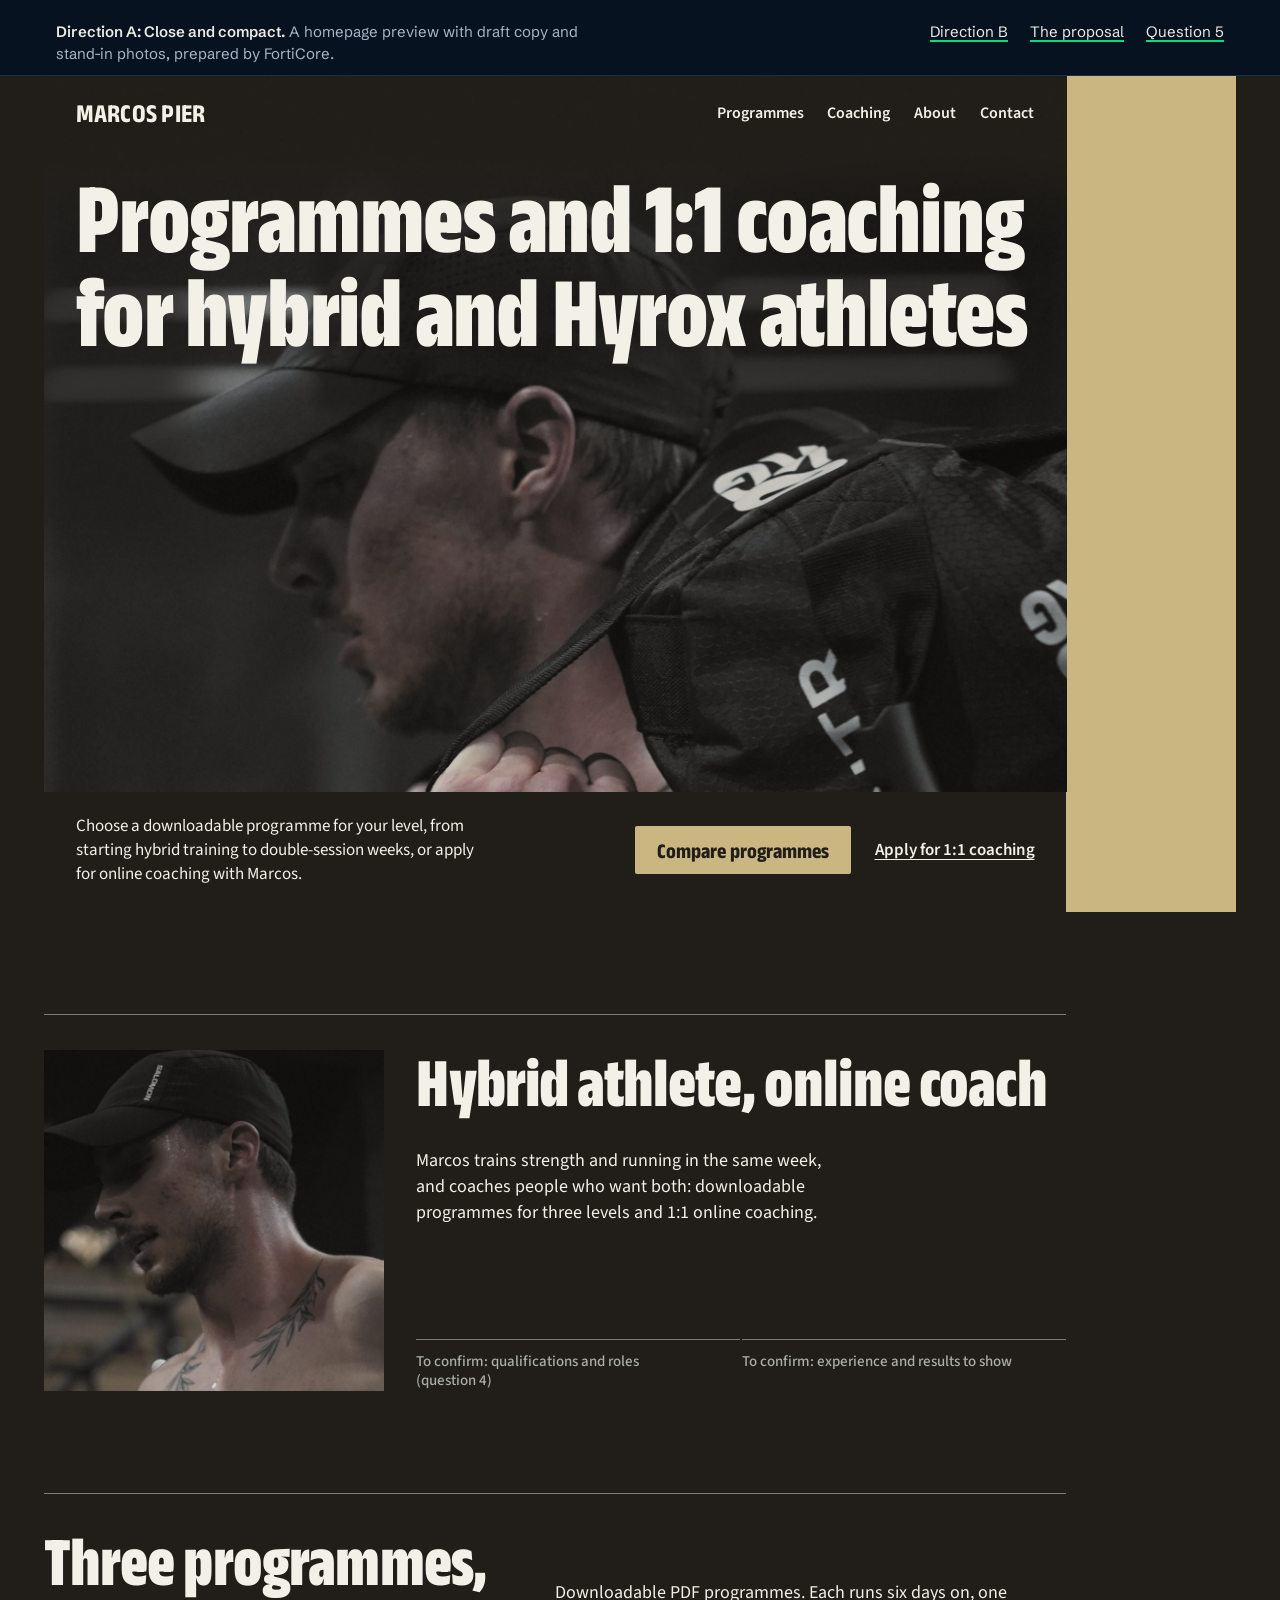
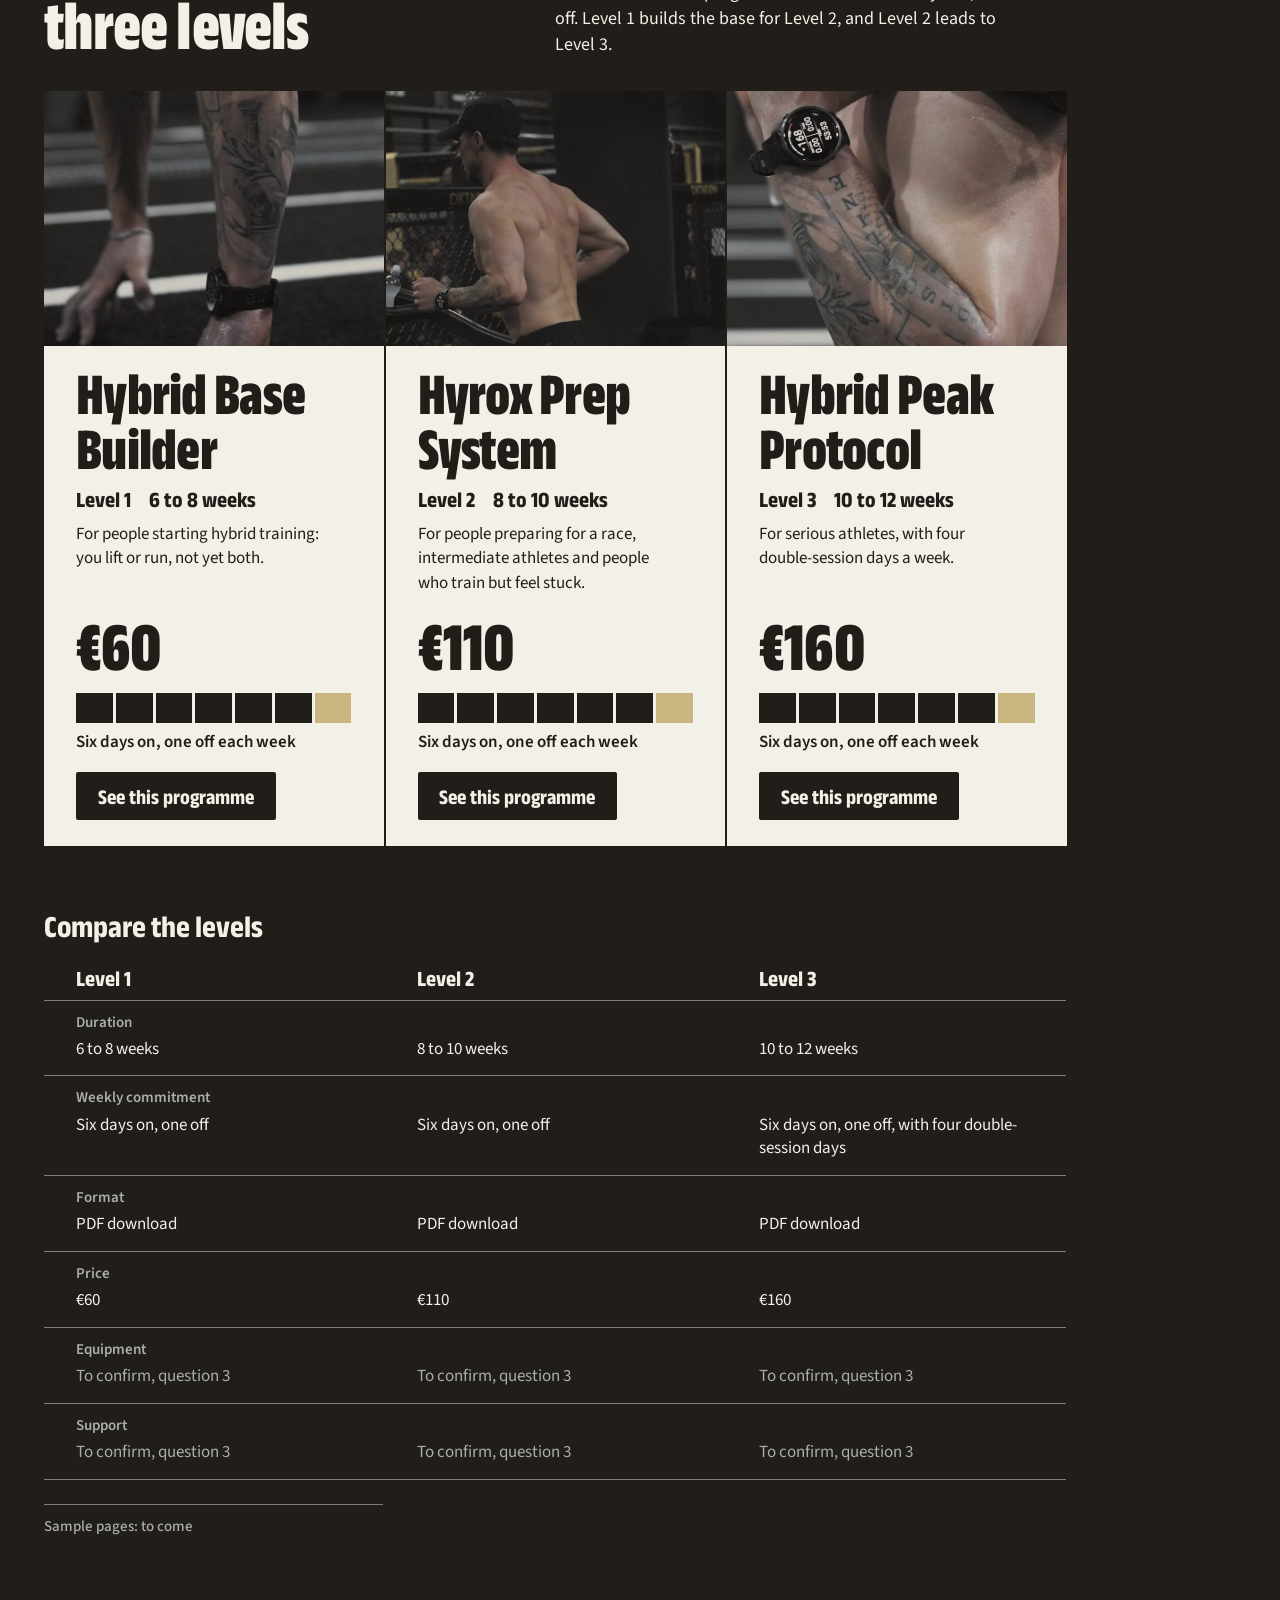
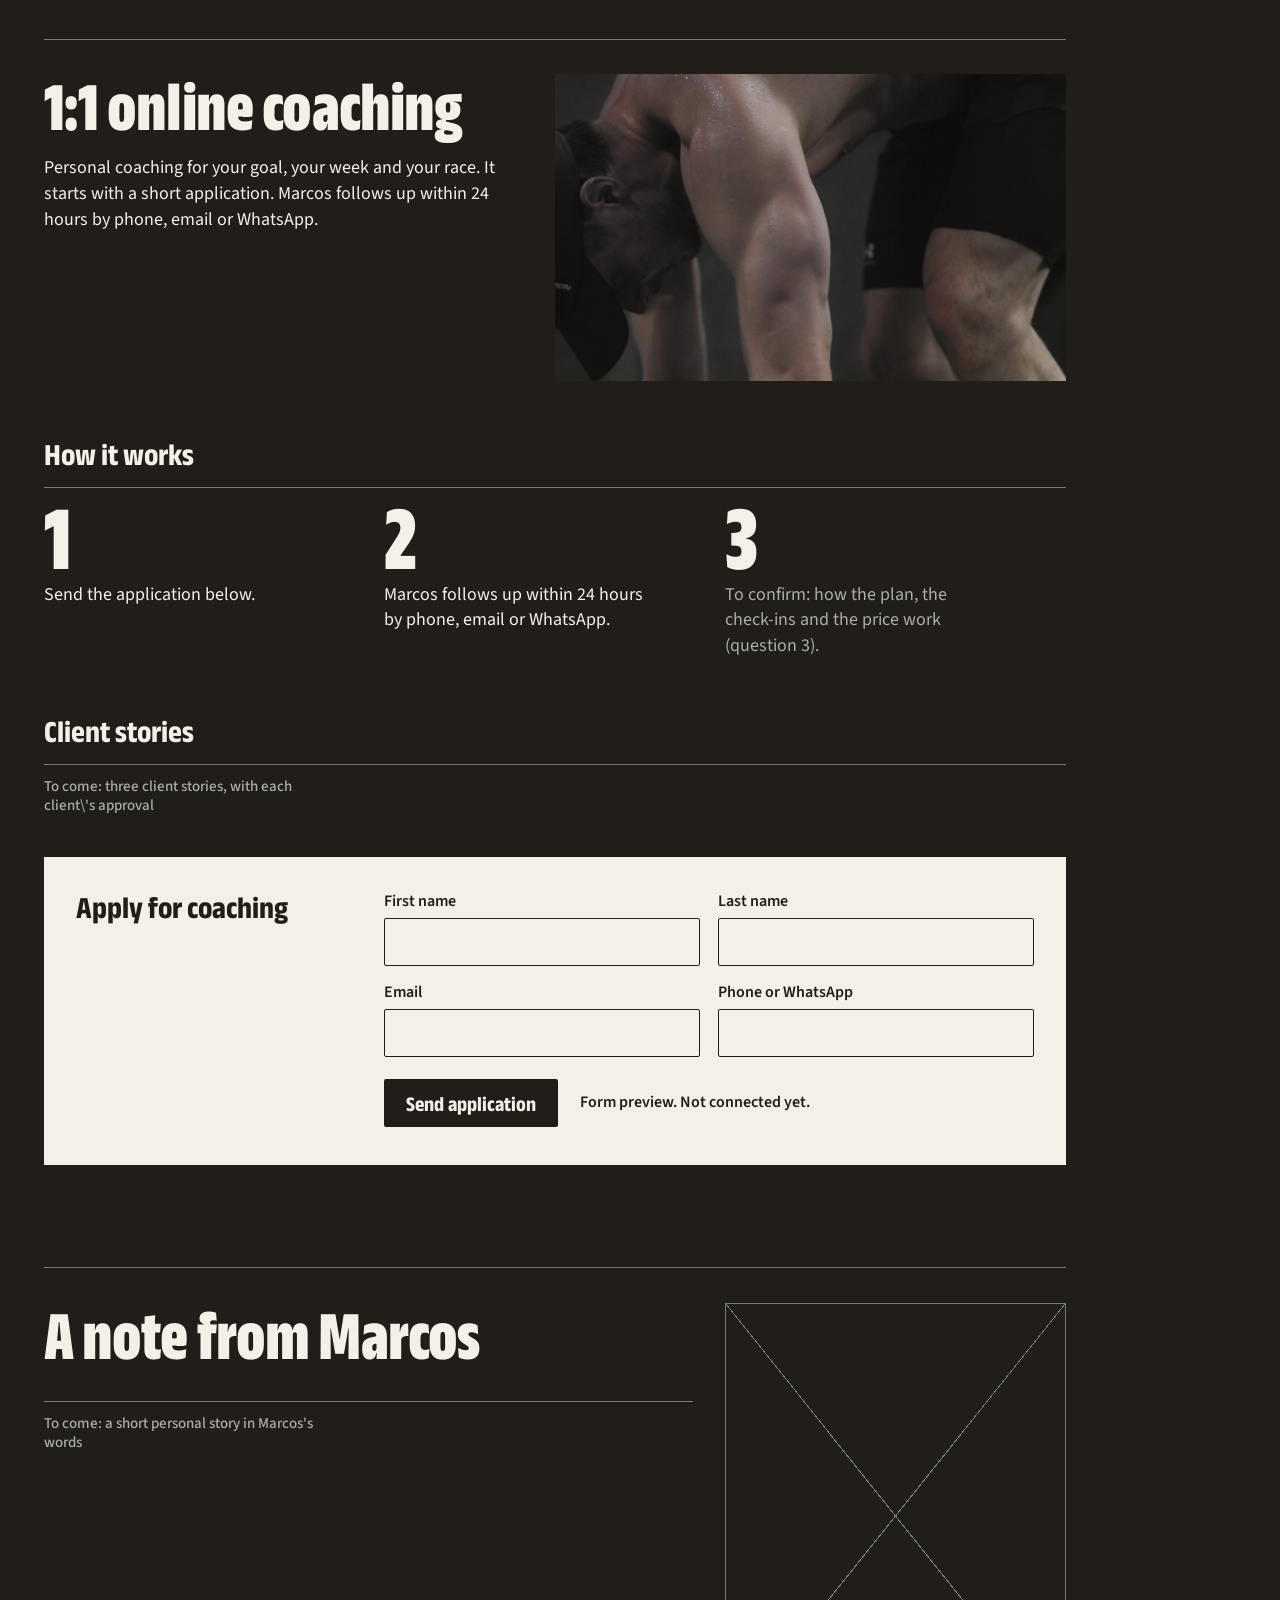
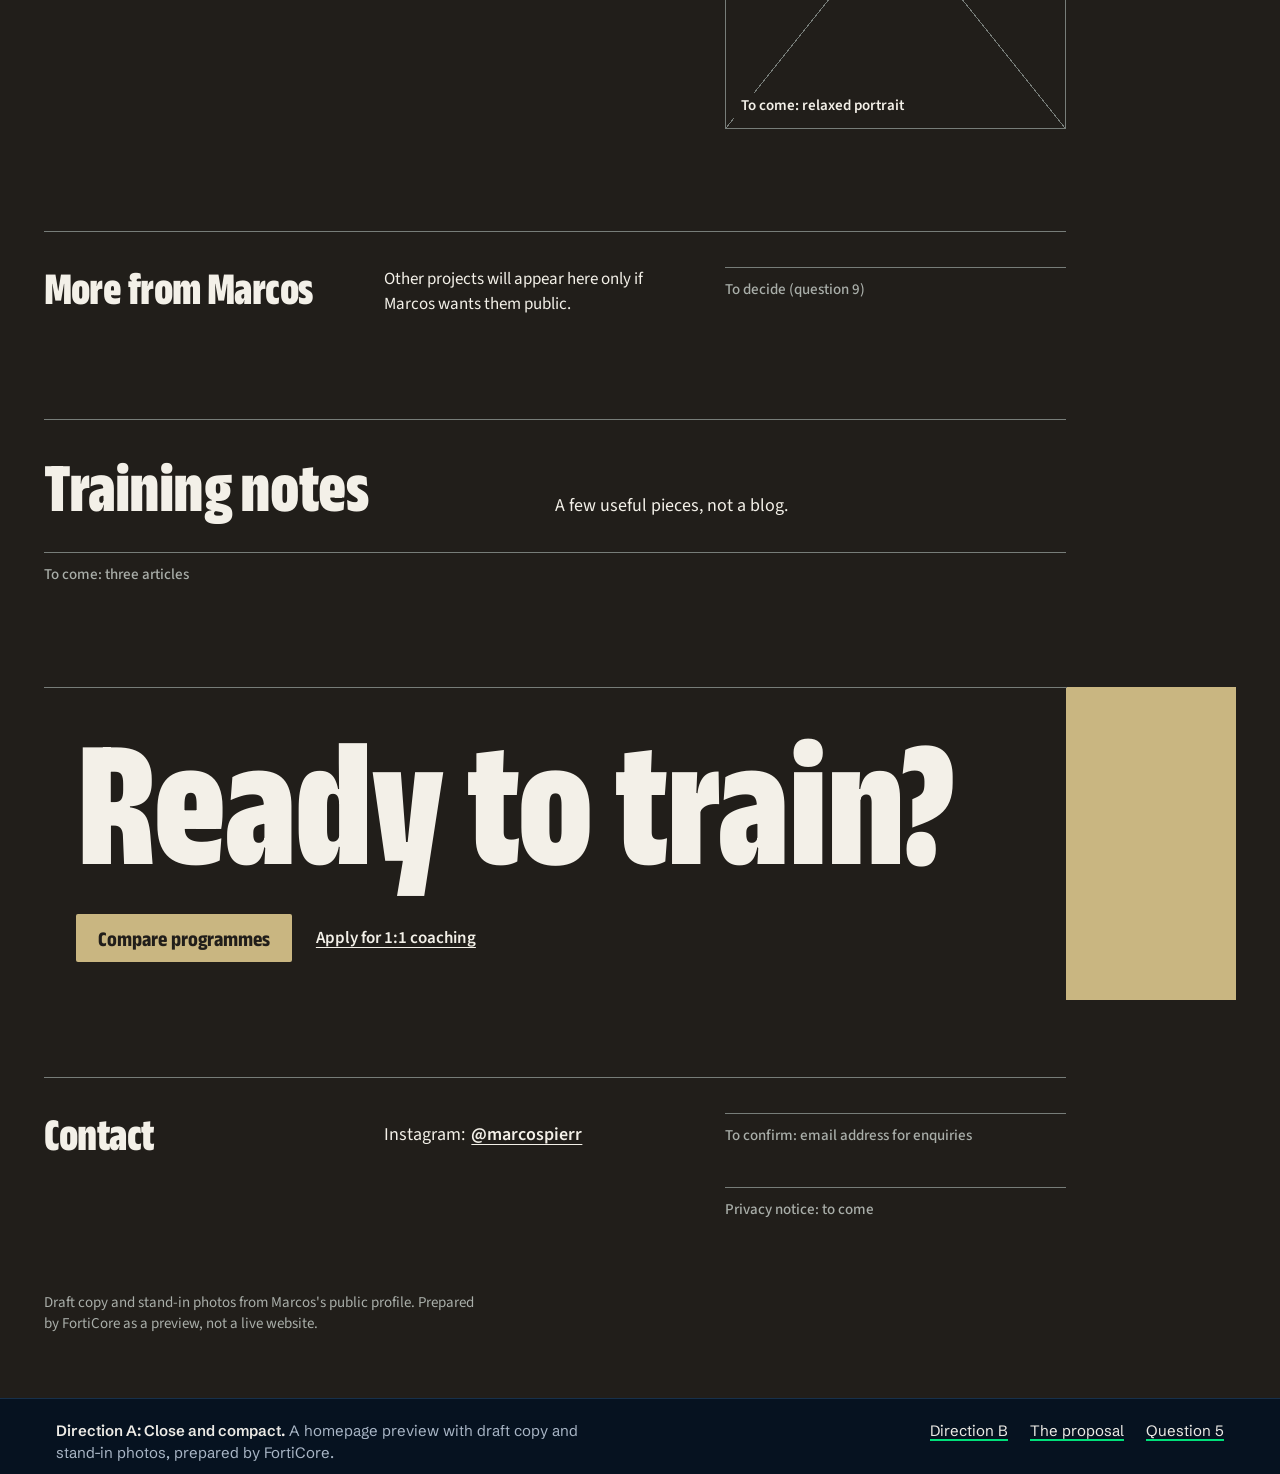
<file: docs/direction-a.html>
<!doctype html>
<html lang="en">
<head>
<meta charset="utf-8">
<meta http-equiv="Content-Security-Policy" content="default-src 'none'; img-src 'self'; style-src 'self'; font-src 'self'; script-src 'self'; connect-src 'self'; base-uri 'none'">
<meta name="viewport" content="width=device-width, initial-scale=1">
<meta name="robots" content="noindex,nofollow,noarchive">
<meta name="referrer" content="no-referrer">
<title>Direction A: a homepage preview for Marcos Pier</title>
<meta name="description" content="Direction A, close and compact: a homepage preview with draft copy and stand-in photos, prepared for Marcos Pier by FortiCore.">
<meta property="og:title" content="Direction A: a homepage preview for Marcos Pier">
<meta property="og:description" content="Direction A, close and compact: a homepage preview with draft copy and stand-in photos, prepared for Marcos Pier by FortiCore.">
<meta property="og:type" content="website">
<meta property="og:site_name" content="FortiCore">
<meta name="theme-color" content="#061220">
<link rel="icon" type="image/svg+xml" href="img/shell/favicon.svg">
<link rel="preload" href="fonts/a/anek-latin-latin-standard-normal.woff2" as="font" type="font/woff2" crossorigin>
<link rel="preload" href="fonts/a/source-sans-3-latin-wght-normal.woff2" as="font" type="font/woff2" crossorigin>
<link rel="preload" href="fonts/shell/schibsted-grotesk-latin-wght-normal.woff2" as="font" type="font/woff2" crossorigin>
<link rel="stylesheet" href="css/preview-bar.css">
<link rel="stylesheet" href="css/demo-a.css">
</head>
<body>
<div class="pv" role="region" aria-label="Preview by FortiCore">
  <div class="pv__in">
    <p class="pv__t"><strong>Direction A: Close and compact.</strong> A homepage preview with draft copy and stand-in photos, prepared by FortiCore.</p>
    <nav class="pv__n" aria-label="Preview pages">
      <a href="direction-b.html">Direction B</a>
      <a href="index.html#directions">The proposal</a>
      <a href="index.html#q5">Question 5</a>
    </nav>
  </div>
</div>

<header class="hd">
  <div class="wrap hd__grid">
    <div class="hd__bar">
      <a class="hd__wm" href="#top">Marcos Pier</a>
      <nav class="hd__nav" aria-label="Main">
        <ul role="list">
          <li><a href="#programmes">Programmes</a></li>
          <li><a href="#coaching">Coaching</a></li>
          <li><a href="#about">About</a></li>
          <li><a href="#contact">Contact</a></li>
        </ul>
      </nav>
    </div>
  </div>
</header>

<main id="top">

  <section class="hero" aria-labelledby="hero-title">
    <div class="wrap hero__grid">
      <div class="hero__work">
        <div class="hero__frame">
          <img src="img/a/hero-carry.jpg" width="2112" height="1492" fetchpriority="high" alt="Marcos in profile in a black cap, one hand on the strap of a training vest, in a dark gym.">
        </div>
        <h1 class="hero__h1" id="hero-title">Programmes and 1:1 coaching for hybrid and Hyrox athletes</h1>
        <div class="hero__foot">
          <p class="hero__sub">Choose a downloadable programme for your level, from starting hybrid training to double-session weeks, or apply for online coaching with Marcos.</p>
          <p class="hero__actions">
            <a class="btn btn--sand" href="#programmes">Compare programmes</a>
            <a class="lnk" href="#coaching">Apply for 1:1 coaching</a>
          </p>
        </div>
      </div>
    </div>
  </section>

  <section class="sec about" id="about" aria-labelledby="about-title">
    <div class="wrap g7">
      <div class="about__photo">
        <img src="img/a/face.jpg" width="760" height="760" loading="lazy" alt="Marcos in profile under a black cap, looking down, in low light.">
      </div>
      <div class="about__body">
        <h2 class="h2" id="about-title">Hybrid athlete, online coach</h2>
        <p class="lead">Marcos trains strength and running in the same week, and coaches people who want both: downloadable programmes for three levels and 1:1 online coaching.</p>
        <div class="about__pending">
          <div class="ph ph--line"><p class="ph__t">To confirm: qualifications and roles (question 4)</p></div>
          <div class="ph ph--line"><p class="ph__t">To confirm: experience and results to show</p></div>
        </div>
      </div>
    </div>
  </section>

  <section class="sec progs" id="programmes" aria-labelledby="programmes-title">
    <div class="wrap g7">
      <div class="sec__head">
        <h2 class="h2" id="programmes-title">Three programmes, three levels</h2>
        <p class="lead">Downloadable PDF programmes. Each runs six days on, one off. Level 1 builds the base for Level 2, and Level 2 leads to Level 3.</p>
      </div>

      <ul class="cards" role="list">
        <li class="card">
          <div class="card__photo">
            <img src="img/a/floor-hand.jpg" width="760" height="760" loading="lazy" alt="Close crop of two hands on a dark gym floor beside white lane lines, one tattooed forearm with a watch.">
          </div>
          <h3 class="card__name">Hybrid Base Builder</h3>
          <p class="card__meta"><span>Level 1</span> <span>6 to 8 weeks</span></p>
          <p class="card__who">For people starting hybrid training: you lift or run, not yet both.</p>
          <p class="card__price">€60</p>
          <div class="week" aria-hidden="true"><span></span><span></span><span></span><span></span><span></span><span></span><span></span></div>
          <p class="card__commit">Six days on, one off each week</p>
          <p class="card__go"><a class="btn btn--dark" href="https://payhip.com/b/fs5an" target="_blank" rel="noopener noreferrer">See this programme<span class="vh">: Hybrid Base Builder</span></a></p>
        </li>
        <li class="card">
          <div class="card__photo">
            <img src="img/a/treadmill.jpg" width="1000" height="800" loading="lazy" alt="Marcos from behind in a black cap, running on a treadmill in a dark gym, one hand on the rail.">
          </div>
          <h3 class="card__name">Hyrox Prep System</h3>
          <p class="card__meta"><span>Level 2</span> <span>8 to 10 weeks</span></p>
          <p class="card__who">For people preparing for a race, intermediate athletes and people who train but feel stuck.</p>
          <p class="card__price">€110</p>
          <div class="week" aria-hidden="true"><span></span><span></span><span></span><span></span><span></span><span></span><span></span></div>
          <p class="card__commit">Six days on, one off each week</p>
          <p class="card__go"><a class="btn btn--dark" href="https://payhip.com/b/cj8TY" target="_blank" rel="noopener noreferrer">See this programme<span class="vh">: Hyrox Prep System</span></a></p>
        </li>
        <li class="card">
          <div class="card__photo">
            <img src="img/a/forearm.jpg" width="760" height="760" loading="lazy" alt="Close crop of a tattooed forearm with a sports watch, held against the body, in low light.">
          </div>
          <h3 class="card__name">Hybrid Peak Protocol</h3>
          <p class="card__meta"><span>Level 3</span> <span>10 to 12 weeks</span></p>
          <p class="card__who">For serious athletes, with four double-session days a week.</p>
          <p class="card__price">€160</p>
          <div class="week" aria-hidden="true"><span></span><span></span><span></span><span></span><span></span><span></span><span></span></div>
          <p class="card__commit">Six days on, one off each week</p>
          <p class="card__go"><a class="btn btn--dark" href="https://payhip.com/b/VYONl" target="_blank" rel="noopener noreferrer">See this programme<span class="vh">: Hybrid Peak Protocol</span></a></p>
        </li>
      </ul>

      <div class="cmp">
        <h3 class="h3" id="compare-title">Compare the levels</h3>
        <table class="tbl" role="table" aria-labelledby="compare-title">
          <thead role="rowgroup">
            <tr class="tbl__levels" role="row">
              <td class="tbl__corner" role="cell"></td>
              <th scope="col" role="columnheader">Level 1</th>
              <th scope="col" role="columnheader">Level 2</th>
              <th scope="col" role="columnheader">Level 3</th>
            </tr>
          </thead>
          <tbody role="rowgroup">
            <tr role="row">
              <th scope="row" role="rowheader">Duration</th>
              <td role="cell">6 to 8 weeks</td>
              <td role="cell">8 to 10 weeks</td>
              <td role="cell">10 to 12 weeks</td>
            </tr>
            <tr role="row">
              <th scope="row" role="rowheader">Weekly commitment</th>
              <td role="cell">Six days on, one off</td>
              <td role="cell">Six days on, one off</td>
              <td role="cell">Six days on, one off, with four double-session days</td>
            </tr>
            <tr role="row">
              <th scope="row" role="rowheader">Format</th>
              <td role="cell">PDF download</td>
              <td role="cell">PDF download</td>
              <td role="cell">PDF download</td>
            </tr>
            <tr role="row">
              <th scope="row" role="rowheader">Price</th>
              <td role="cell">€60</td>
              <td role="cell">€110</td>
              <td role="cell">€160</td>
            </tr>
            <tr role="row">
              <th scope="row" role="rowheader">Equipment</th>
              <td role="cell"><span class="tbl__tbc">To confirm, question 3</span></td>
              <td role="cell"><span class="tbl__tbc">To confirm, question 3</span></td>
              <td role="cell"><span class="tbl__tbc">To confirm, question 3</span></td>
            </tr>
            <tr role="row">
              <th scope="row" role="rowheader">Support</th>
              <td role="cell"><span class="tbl__tbc">To confirm, question 3</span></td>
              <td role="cell"><span class="tbl__tbc">To confirm, question 3</span></td>
              <td role="cell"><span class="tbl__tbc">To confirm, question 3</span></td>
            </tr>
          </tbody>
        </table>
        <div class="ph ph--line ph--samples"><p class="ph__t">Sample pages: to come</p></div>
      </div>
    </div>
  </section>

  <section class="sec coach" id="coaching" aria-labelledby="coaching-title">
    <div class="wrap g7">
      <div class="coach__intro">
        <h2 class="h2" id="coaching-title">1:1 online coaching</h2>
        <p class="lead">Personal coaching for your goal, your week and your race. It starts with a short application. Marcos follows up within 24 hours by phone, email or WhatsApp.</p>
      </div>
      <div class="coach__photo">
        <img src="img/a/head-down.jpg" width="1200" height="720" loading="lazy" alt="Marcos bent forward, head down under a black cap, sweat on the shoulder, in a dark gym.">
      </div>

      <div class="steps">
        <h3 class="h3" id="steps-title">How it works</h3>
        <ol class="steps__list" role="list" aria-labelledby="steps-title">
          <li class="step"><p>Send the application below.</p></li>
          <li class="step"><p>Marcos follows up within 24 hours by phone, email or WhatsApp.</p></li>
          <li class="step step--pending"><p class="step__pending">To confirm: how the plan, the check-ins and the price work (question 3).</p></li>
        </ol>
      </div>

      <div class="stories">
        <h3 class="h3">Client stories</h3>
        <div class="ph ph--line"><p class="ph__t">To come: three client stories, with each client\'s approval</p></div>
      </div>

      <div class="apply" id="apply">
        <div class="apply__head">
          <h3 class="h3" id="apply-title">Apply for coaching</h3>
        </div>
        <form class="form" novalidate aria-labelledby="apply-title">
          <div class="form__fields">
            <p class="field">
              <label for="f-first">First name</label>
              <input id="f-first" name="first_name" type="text" autocomplete="given-name">
            </p>
            <p class="field">
              <label for="f-last">Last name</label>
              <input id="f-last" name="last_name" type="text" autocomplete="family-name">
            </p>
            <p class="field">
              <label for="f-email">Email</label>
              <input id="f-email" name="email" type="email" autocomplete="email">
            </p>
            <p class="field">
              <label for="f-phone">Phone or WhatsApp</label>
              <input id="f-phone" name="phone" type="tel" autocomplete="tel">
            </p>
          </div>
          <div class="form__send">
            <button class="btn btn--dark" type="button">Send application</button>
            <p class="form__note">Form preview. Not connected yet.</p>
          </div>
        </form>
      </div>
    </div>
  </section>

  <section class="sec story" id="story" aria-labelledby="story-title">
    <div class="wrap g7">
      <div class="story__body">
        <h2 class="h2" id="story-title">A note from Marcos</h2>
        <div class="ph ph--text"><p class="ph__t">To come: a short personal story in Marcos's words</p></div>
      </div>
      <div class="ph ph--portrait story__photo"><p class="ph__t">To come: relaxed portrait</p></div>
    </div>
  </section>

  <section class="sec more" id="more" aria-labelledby="more-title">
    <div class="wrap g7">
      <h2 class="h2 h2--small more__title" id="more-title">More from Marcos</h2>
      <p class="more__text">Other projects will appear here only if Marcos wants them public.</p>
      <div class="ph ph--line more__pending"><p class="ph__t">To decide (question 9)</p></div>
    </div>
  </section>

  <section class="sec notes" id="notes" aria-labelledby="notes-title">
    <div class="wrap g7">
      <div class="sec__head">
        <h2 class="h2" id="notes-title">Training notes</h2>
        <p class="lead">A few useful pieces, not a blog.</p>
      </div>
      <div class="ph ph--line notes__list"><p class="ph__t">To come: three articles</p></div>
    </div>
  </section>

  <section class="call" aria-labelledby="call-title">
    <div class="wrap call__grid">
      <div class="call__work">
        <h2 class="call__h2" id="call-title">Ready to train?</h2>
        <p class="call__actions">
          <a class="btn btn--sand" href="#programmes">Compare programmes</a>
          <a class="lnk" href="#apply">Apply for 1:1 coaching</a>
        </p>
      </div>
    </div>
  </section>

</main>

<footer class="ft" id="contact" aria-labelledby="contact-title">
  <div class="wrap g7">
    <h2 class="h2 h2--small ft__title" id="contact-title">Contact</h2>
    <p class="ft__ig">Instagram: <a class="lnk" href="https://www.instagram.com/marcospierr/" target="_blank" rel="noopener noreferrer">@marcospierr</a></p>
    <div class="ft__pending">
      <div class="ph ph--line"><p class="ph__t">To confirm: email address for enquiries</p></div>
      <div class="ph ph--line"><p class="ph__t">Privacy notice: to come</p></div>
    </div>
    <p class="ft__line">Draft copy and stand-in photos from Marcos's public profile. Prepared by FortiCore as a preview, not a live website.</p>
  </div>
</footer>

<div class="pv pv--foot" role="region" aria-label="Preview by FortiCore, end of page">
  <div class="pv__in">
    <p class="pv__t"><strong>Direction A: Close and compact.</strong> A homepage preview with draft copy and stand-in photos, prepared by FortiCore.</p>
    <nav class="pv__n" aria-label="Preview pages, end of page">
      <a href="direction-b.html">Direction B</a>
      <a href="index.html#directions">The proposal</a>
      <a href="index.html#q5">Question 5</a>
    </nav>
  </div>
</div>
</body>
</html>
</file>
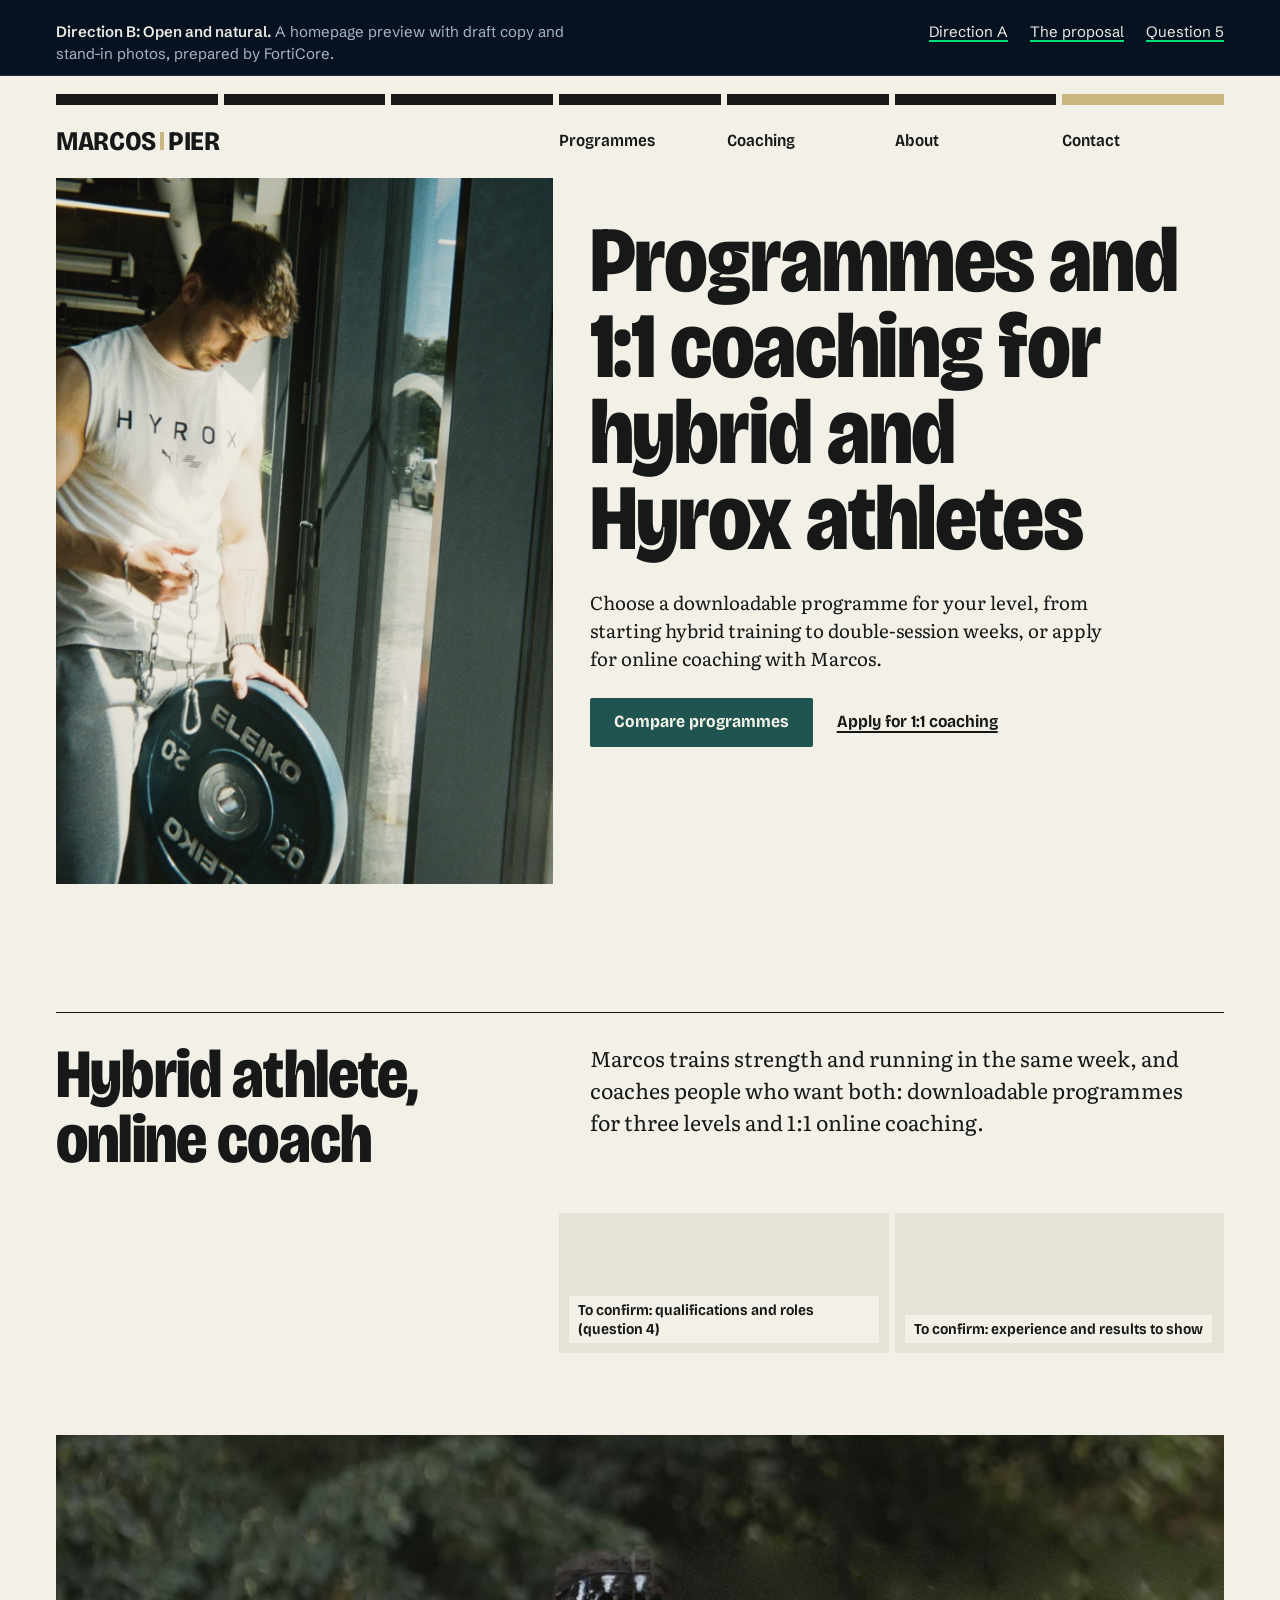
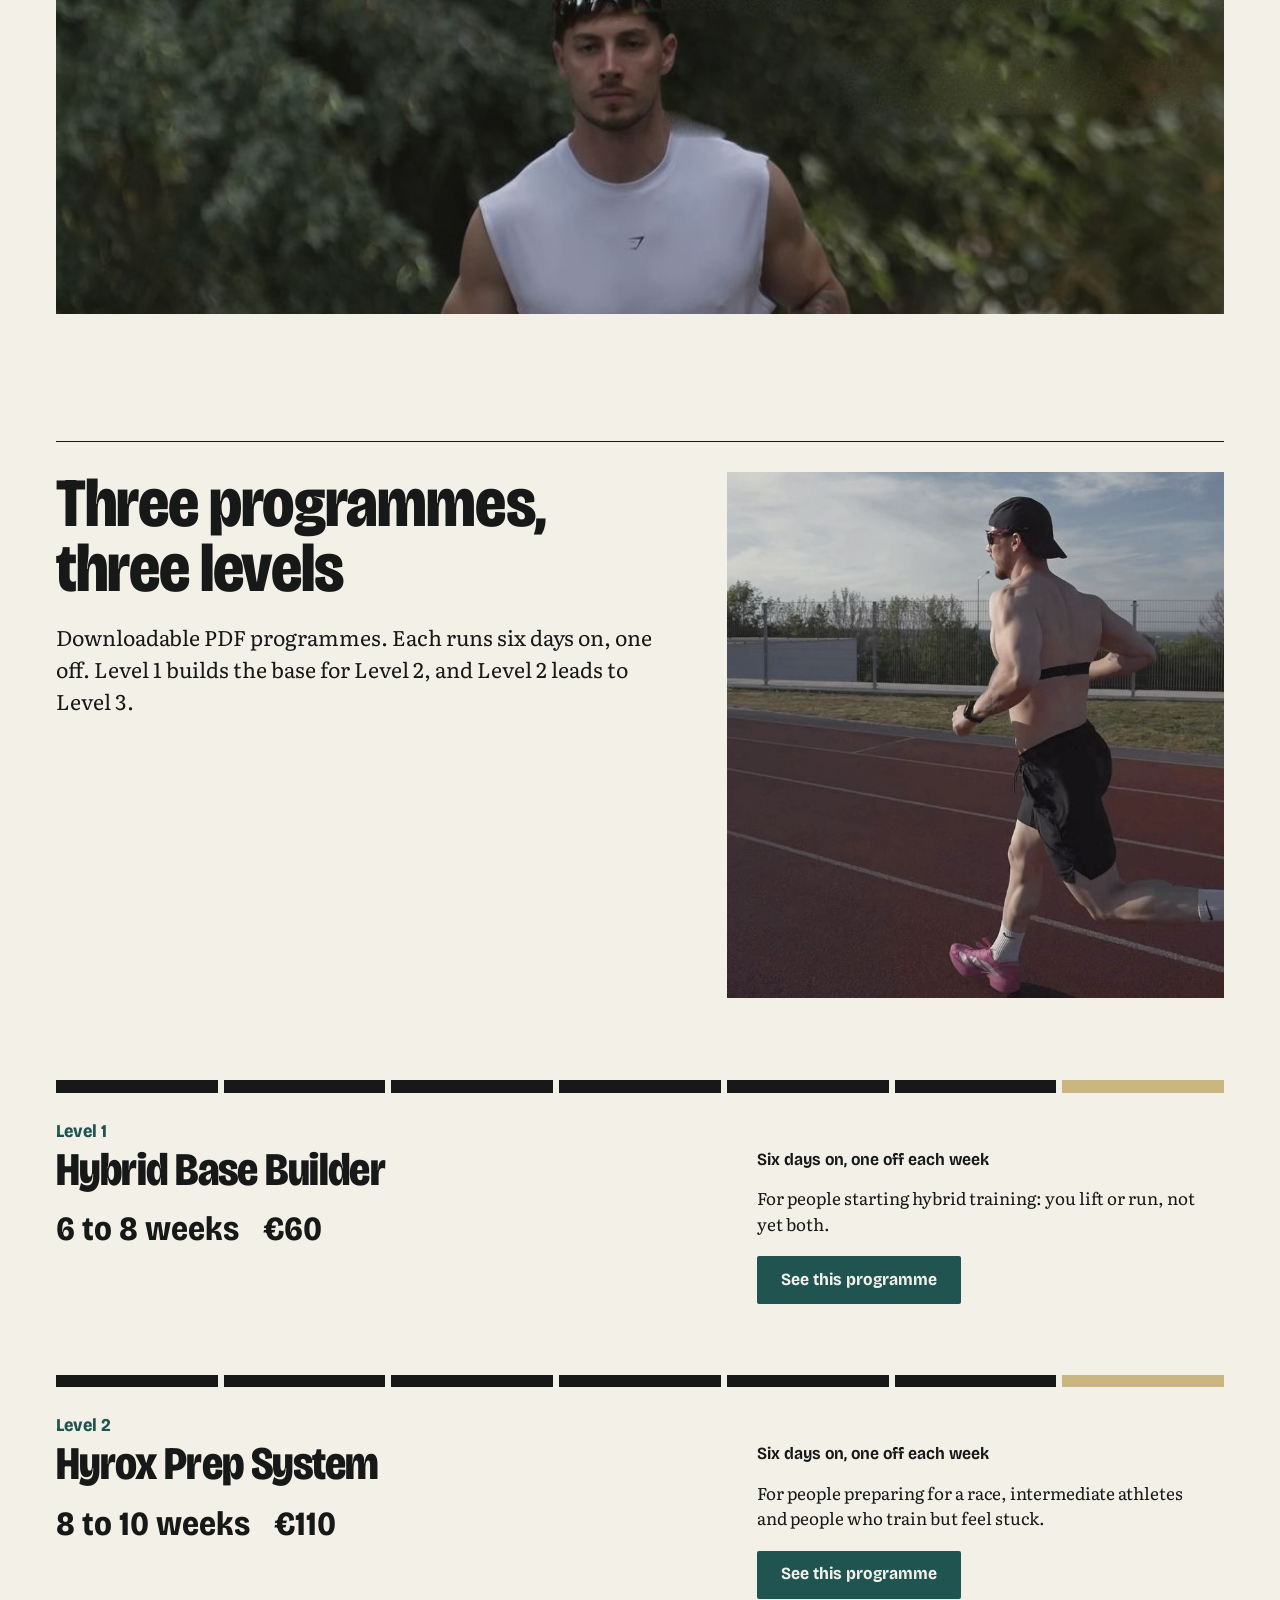
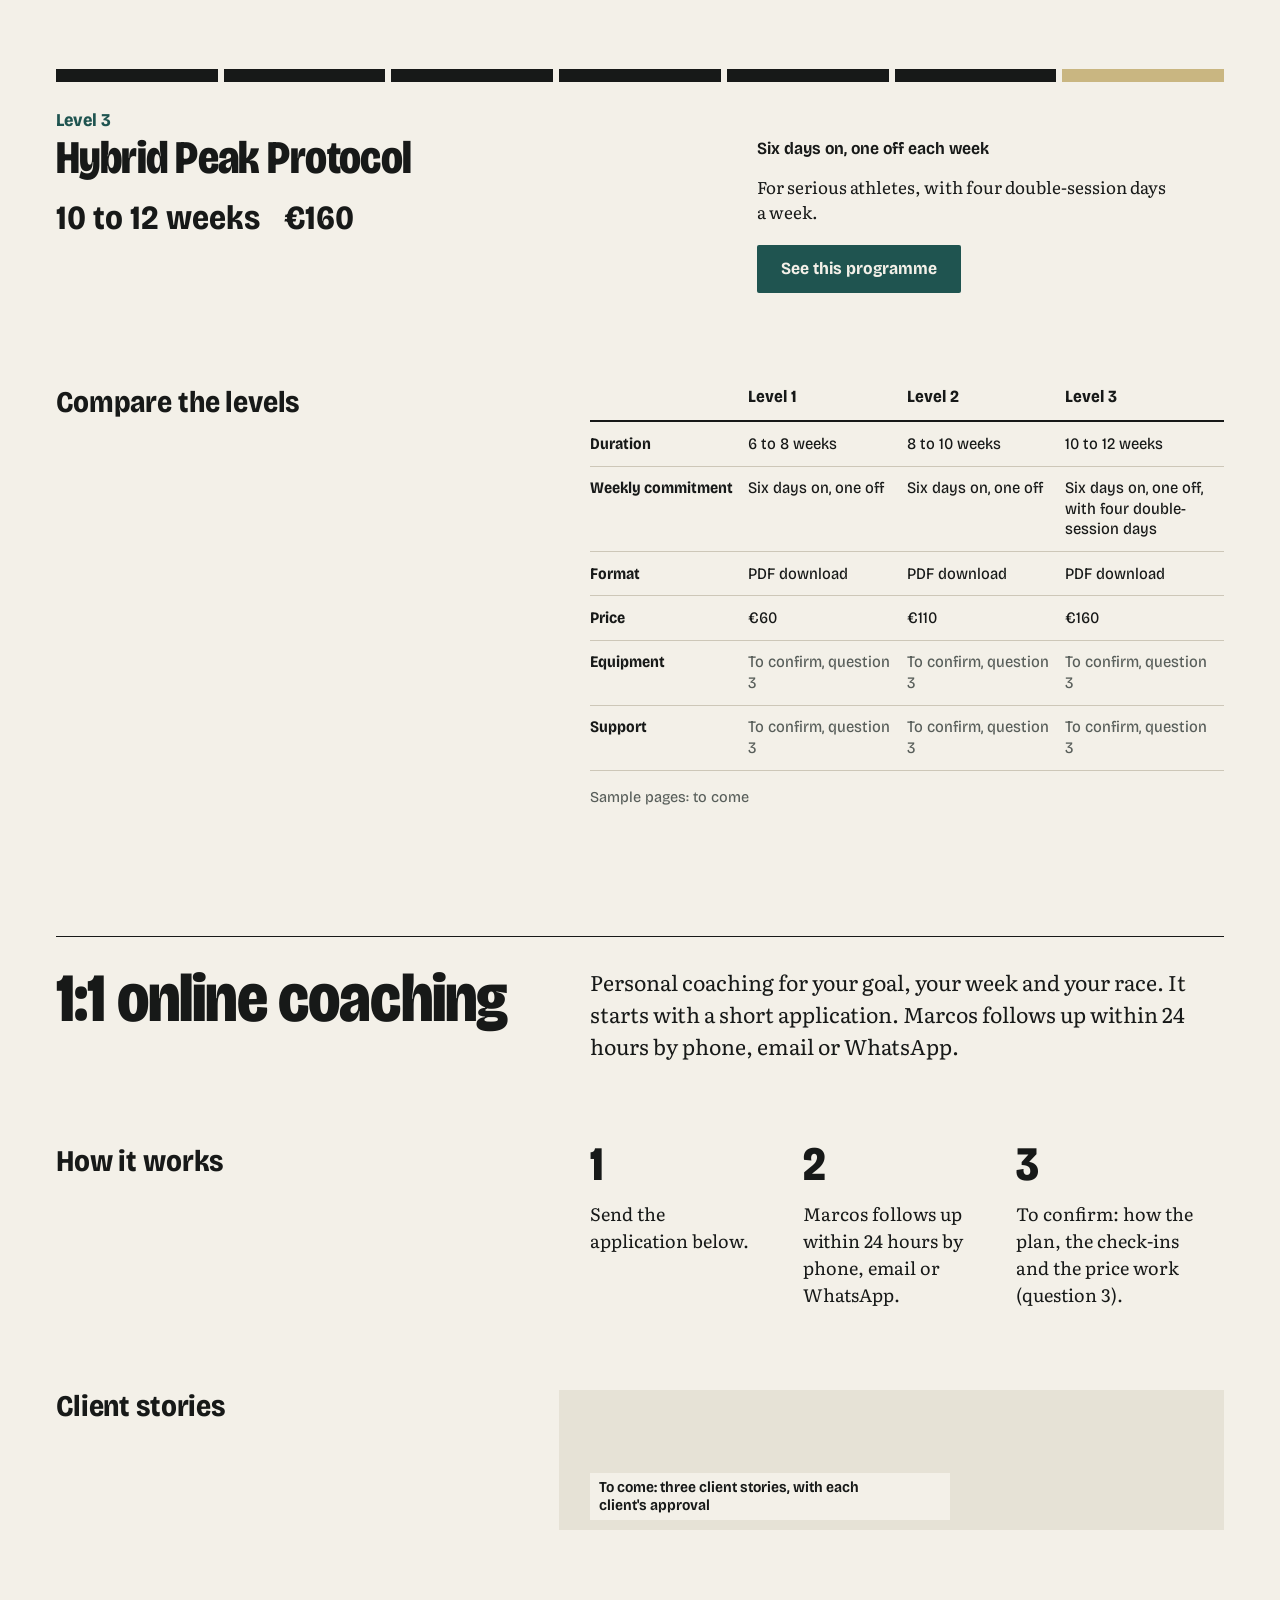
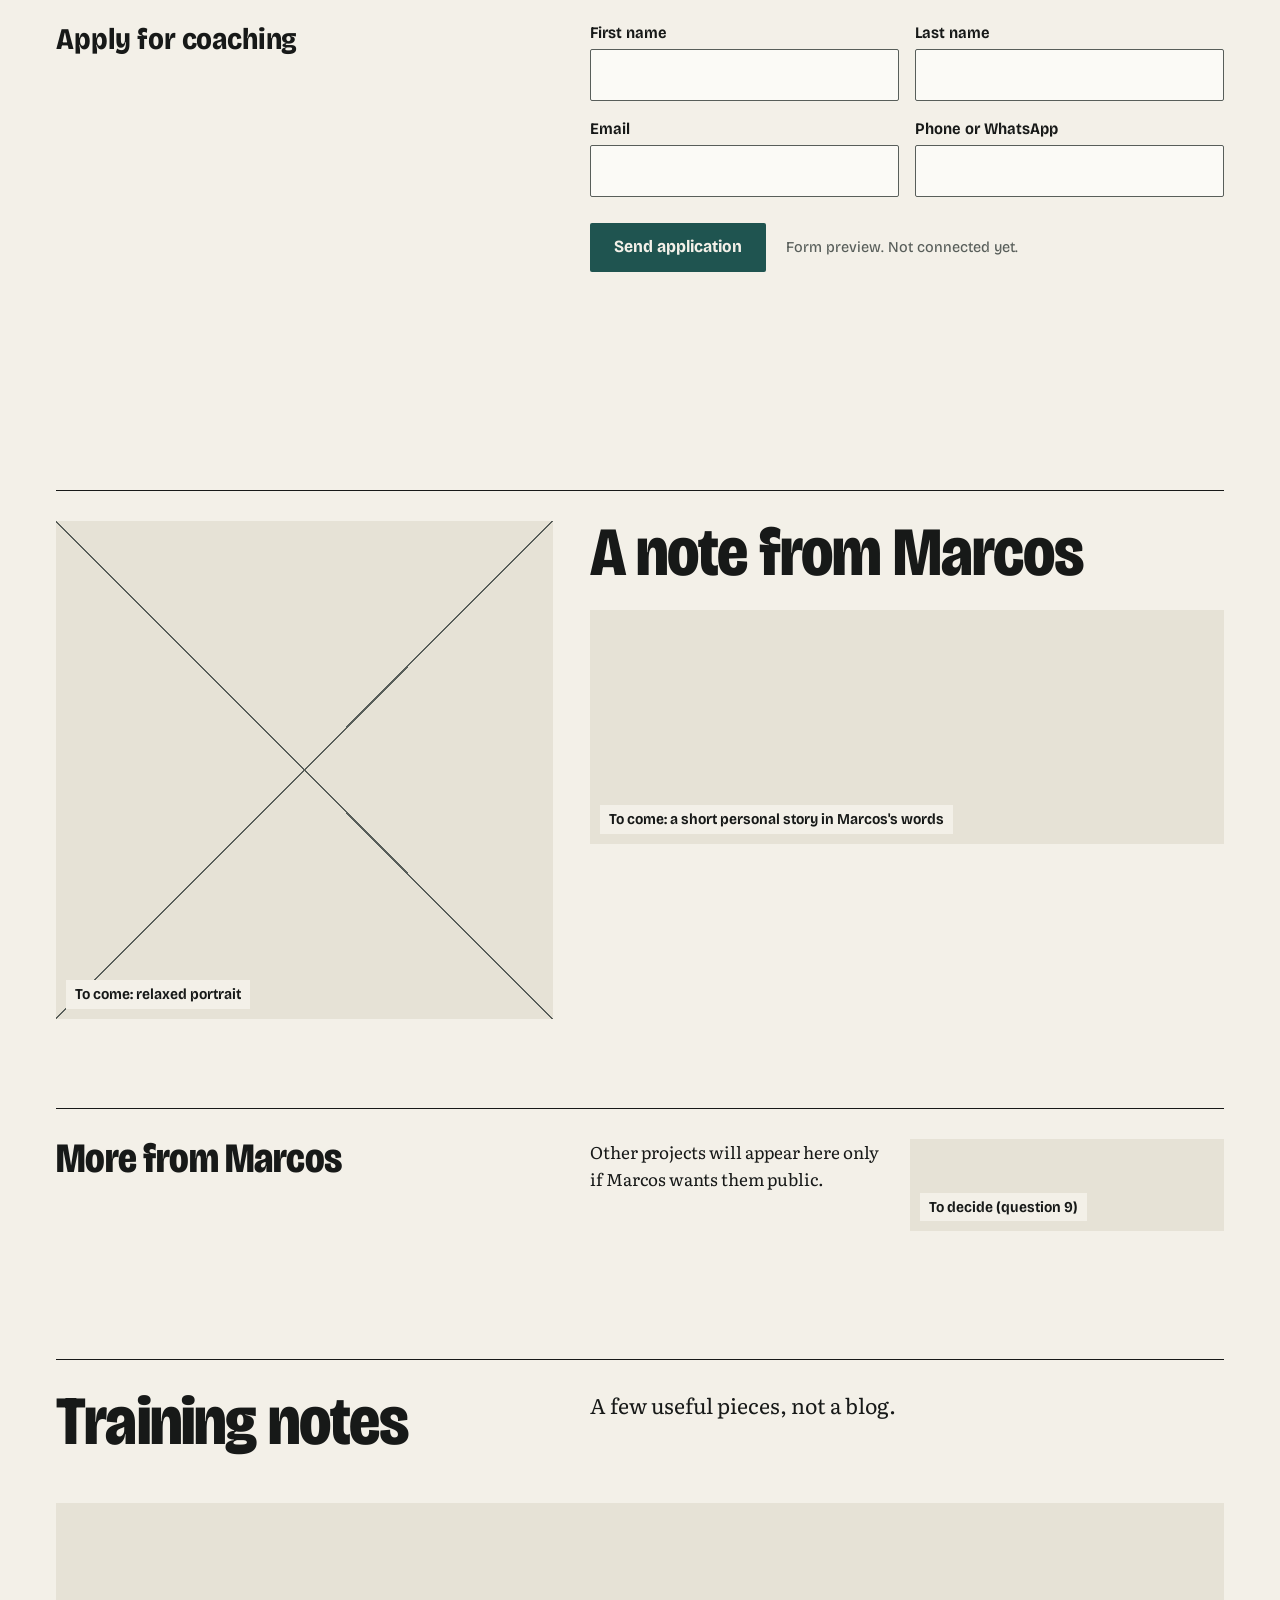
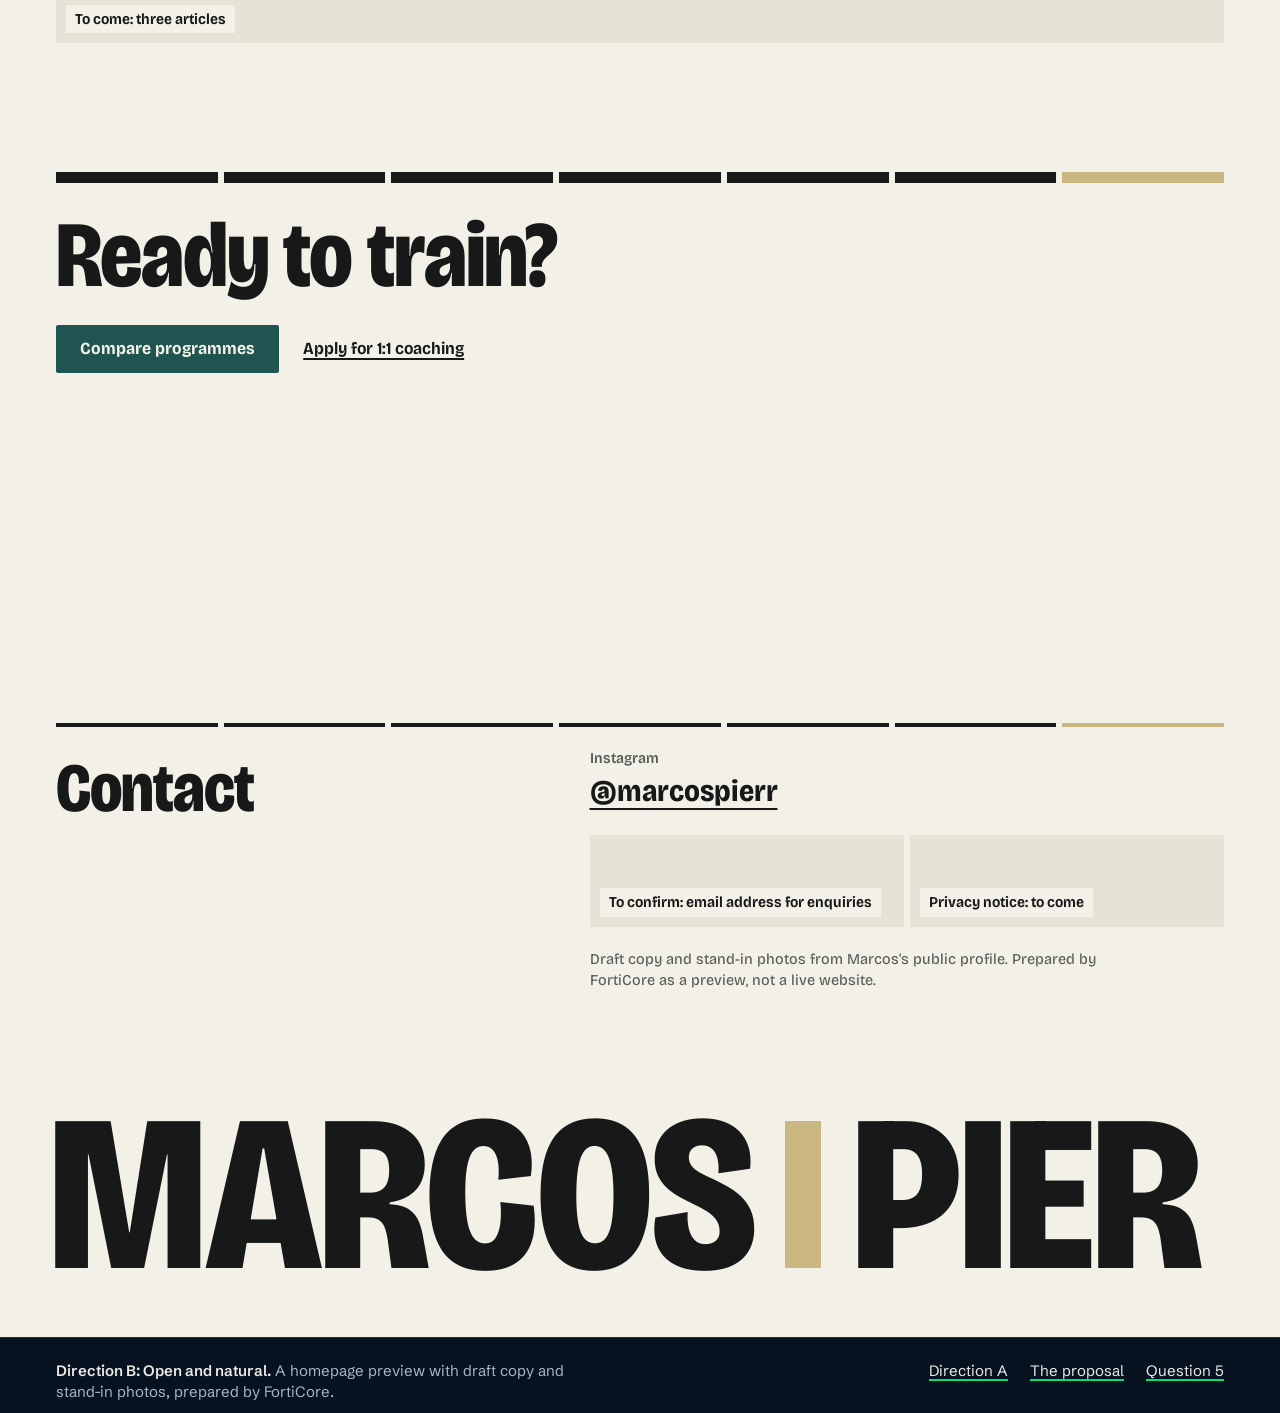
<file: docs/direction-b.html>
<!doctype html>
<html lang="en">
<head>
<meta charset="utf-8">
<meta http-equiv="Content-Security-Policy" content="default-src 'none'; img-src 'self'; style-src 'self'; font-src 'self'; script-src 'self'; connect-src 'self'; base-uri 'none'">
<meta name="viewport" content="width=device-width, initial-scale=1">
<meta name="robots" content="noindex,nofollow,noarchive">
<meta name="referrer" content="no-referrer">
<title>Direction B: a homepage preview for Marcos Pier</title>
<meta name="description" content="Direction B, Open and natural: a homepage preview for Marcos Pier with draft copy and stand-in photos, prepared by FortiCore.">
<meta property="og:title" content="Direction B: a homepage preview for Marcos Pier">
<meta property="og:description" content="Direction B, Open and natural: a homepage preview for Marcos Pier with draft copy and stand-in photos, prepared by FortiCore.">
<meta property="og:type" content="website">
<meta property="og:site_name" content="FortiCore">
<meta name="theme-color" content="#061220">
<link rel="icon" type="image/svg+xml" href="img/shell/favicon.svg">
<link rel="preload" href="fonts/shell/schibsted-grotesk-latin-wght-normal.woff2" as="font" type="font/woff2" crossorigin>
<link rel="preload" href="fonts/b/bricolage-grotesque-latin-standard-normal.woff2" as="font" type="font/woff2" crossorigin>
<link rel="preload" href="fonts/b/literata-latin-wght-normal.woff2" as="font" type="font/woff2" crossorigin>
<link rel="stylesheet" href="css/preview-bar.css">
<link rel="stylesheet" href="css/demo-b.css">
</head>
<body>
<div class="pv" role="region" aria-label="Preview by FortiCore">
  <div class="pv__in">
    <p class="pv__t"><strong>Direction B: Open and natural.</strong> A homepage preview with draft copy and stand-in photos, prepared by FortiCore.</p>
    <nav class="pv__n" aria-label="Preview pages">
      <a href="direction-a.html">Direction A</a>
      <a href="index.html#directions">The proposal</a>
      <a href="index.html#q5">Question 5</a>
    </nav>
  </div>
</div>

<header class="b-head" id="top">
  <div class="b-wrap">
    <div class="b-head__grid">
      <span class="b-week b-week--top" aria-hidden="true"><i></i><i></i><i></i><i></i><i></i><i></i><i></i></span>
      <a class="b-wm b-head__wm" href="#top">Marcos<span class="b-wm__rest"> </span>Pier</a>
      <nav class="b-nav" aria-label="Main">
        <ul class="b-nav__list">
          <li><a href="#programmes">Programmes</a></li>
          <li><a href="#coaching">Coaching</a></li>
          <li><a href="#about">About</a></li>
          <li><a href="#contact">Contact</a></li>
        </ul>
      </nav>
    </div>
  </div>
</header>

<main>

  <section class="b-hero" aria-labelledby="hero-title">
    <div class="b-wrap">
      <div class="b-hero__grid">
        <h1 class="b-hero__title" id="hero-title"><span>Programmes and</span> <span>1:1 coaching for</span> <span>hybrid and</span> <span>Hyrox athletes</span></h1>
        <div class="b-hero__photo">
          <img src="img/b/window-light.jpg" width="1100" height="1722" fetchpriority="high" alt="Marcos in a white training top, looking down while handling a weight plate on a chain beside a tall window, with daylight across one arm.">
        </div>
        <p class="b-hero__sub">Choose a downloadable programme for your level, from starting hybrid training to double-session weeks, or apply for online coaching with Marcos.</p>
        <p class="b-actions b-hero__actions">
          <a class="b-btn" href="#programmes">Compare programmes</a>
          <a class="b-link" href="#coaching">Apply for 1:1 coaching</a>
        </p>
      </div>
    </div>
  </section>

  <section class="b-sec b-about" id="about" aria-labelledby="about-title">
    <div class="b-wrap">
      <div class="b-grid">
        <span class="b-rule" aria-hidden="true"></span>
        <h2 class="b-h2 b-about__title" id="about-title">Hybrid athlete, online coach</h2>
        <p class="b-lead b-about__text">Marcos trains strength and running in the same week, and coaches people who want both: downloadable programmes for three levels and 1:1 online coaching.</p>
        <div class="b-pair b-about__ph">
          <div class="b-ph b-ph--text"><p>To confirm: qualifications and roles (question 4)</p></div>
          <div class="b-ph b-ph--text"><p>To confirm: experience and results to show</p></div>
        </div>
        <figure class="b-about__photo b-bleed">
          <img src="img/b/run-path.jpg" width="1100" height="1562" loading="lazy" alt="Marcos running towards the camera on a tree-lined path in daylight, in a white running top.">
        </figure>
      </div>
    </div>
  </section>

  <section class="b-sec b-progs" id="programmes" aria-labelledby="programmes-title">
    <div class="b-wrap">
      <div class="b-grid">
        <span class="b-rule" aria-hidden="true"></span>
        <h2 class="b-h2 b-progs__title" id="programmes-title">Three programmes, three levels</h2>
        <p class="b-lead b-progs__intro">Downloadable PDF programmes. Each runs six days on, one off. Level 1 builds the base for Level 2, and Level 2 leads to Level 3.</p>
        <figure class="b-progs__photo b-bleed">
          <img src="img/b/track-run.jpg" width="720" height="762" loading="lazy" alt="Marcos running on a red track in sunlight, seen from the side, with a fence, trees and a wide sky in the background.">
        </figure>
      </div>

      <div class="b-progs__list">
        <article class="b-prog" aria-labelledby="prog-1">
          <div class="b-prog__head">
            <p class="b-prog__level">Level 1</p>
            <h3 class="b-prog__name" id="prog-1">Hybrid Base Builder</h3>
          </div>
          <p class="b-prog__facts"><span>6 to 8 weeks</span> <span>€60</span></p>
          <span class="b-week b-week--card" aria-hidden="true"><i></i><i></i><i></i><i></i><i></i><i></i><i></i></span>
          <div class="b-prog__body">
            <p class="b-prog__weekly">Six days on, one off each week</p>
            <p class="b-prog__who">For people starting hybrid training: you lift or run, not yet both.</p>
            <a class="b-btn" href="https://payhip.com/b/fs5an" aria-describedby="prog-1" target="_blank" rel="noopener noreferrer">See this programme</a>
          </div>
        </article>

        <article class="b-prog" aria-labelledby="prog-2">
          <div class="b-prog__head">
            <p class="b-prog__level">Level 2</p>
            <h3 class="b-prog__name" id="prog-2">Hyrox Prep System</h3>
          </div>
          <p class="b-prog__facts"><span>8 to 10 weeks</span> <span>€110</span></p>
          <span class="b-week b-week--card" aria-hidden="true"><i></i><i></i><i></i><i></i><i></i><i></i><i></i></span>
          <div class="b-prog__body">
            <p class="b-prog__weekly">Six days on, one off each week</p>
            <p class="b-prog__who">For people preparing for a race, intermediate athletes and people who train but feel stuck.</p>
            <a class="b-btn" href="https://payhip.com/b/cj8TY" aria-describedby="prog-2" target="_blank" rel="noopener noreferrer">See this programme</a>
          </div>
        </article>

        <article class="b-prog" aria-labelledby="prog-3">
          <div class="b-prog__head">
            <p class="b-prog__level">Level 3</p>
            <h3 class="b-prog__name" id="prog-3">Hybrid Peak Protocol</h3>
          </div>
          <p class="b-prog__facts"><span>10 to 12 weeks</span> <span>€160</span></p>
          <span class="b-week b-week--card" aria-hidden="true"><i></i><i></i><i></i><i></i><i></i><i></i><i></i></span>
          <div class="b-prog__body">
            <p class="b-prog__weekly">Six days on, one off each week</p>
            <p class="b-prog__who">For serious athletes, with four double-session days a week.</p>
            <a class="b-btn" href="https://payhip.com/b/VYONl" aria-describedby="prog-3" target="_blank" rel="noopener noreferrer">See this programme</a>
          </div>
        </article>
      </div>

      <div class="b-grid b-compare">
        <h3 class="b-h3 b-compare__title" id="compare-title">Compare the levels</h3>
        <div class="b-compare__body">
          <table class="b-table" aria-labelledby="compare-title">
            <colgroup><col class="b-table__rowhead"><col><col><col></colgroup>
            <thead>
              <tr>
                <td></td>
                <th scope="col">Level 1</th>
                <th scope="col">Level 2</th>
                <th scope="col">Level 3</th>
              </tr>
            </thead>
            <tbody>
              <tr>
                <th scope="row">Duration</th>
                <td>6 to 8 weeks</td>
                <td>8 to 10 weeks</td>
                <td>10 to 12 weeks</td>
              </tr>
              <tr>
                <th scope="row">Weekly commitment</th>
                <td>Six days on, one off</td>
                <td>Six days on, one off</td>
                <td>Six days on, one off, with four double-session days</td>
              </tr>
              <tr>
                <th scope="row">Format</th>
                <td>PDF download</td>
                <td>PDF download</td>
                <td>PDF download</td>
              </tr>
              <tr>
                <th scope="row">Price</th>
                <td>€60</td>
                <td>€110</td>
                <td>€160</td>
              </tr>
              <tr>
                <th scope="row">Equipment</th>
                <td class="b-table__tbc">To confirm, question 3</td>
                <td class="b-table__tbc">To confirm, question 3</td>
                <td class="b-table__tbc">To confirm, question 3</td>
              </tr>
              <tr>
                <th scope="row">Support</th>
                <td class="b-table__tbc">To confirm, question 3</td>
                <td class="b-table__tbc">To confirm, question 3</td>
                <td class="b-table__tbc">To confirm, question 3</td>
              </tr>
            </tbody>
          </table>
          <p class="b-small b-compare__note">Sample pages: to come</p>
        </div>
      </div>
    </div>
  </section>

  <section class="b-sec b-coach" id="coaching" aria-labelledby="coaching-title">
    <div class="b-wrap">
      <div class="b-grid">
        <span class="b-rule" aria-hidden="true"></span>
        <h2 class="b-h2 b-coach__title" id="coaching-title">1:1 online coaching</h2>
        <p class="b-lead b-coach__text">Personal coaching for your goal, your week and your race. It starts with a short application. Marcos follows up within 24 hours by phone, email or WhatsApp.</p>

        <h3 class="b-h3 b-coach__h3 b-coach__h3--steps" id="steps-title">How it works</h3>
        <ol class="b-steps" aria-labelledby="steps-title">
          <li><span class="b-steps__n" aria-hidden="true">1</span> <span class="b-steps__t">Send the application below.</span></li>
          <li><span class="b-steps__n" aria-hidden="true">2</span> <span class="b-steps__t">Marcos follows up within 24 hours by phone, email or WhatsApp.</span></li>
          <li><span class="b-steps__n" aria-hidden="true">3</span> <span class="b-steps__t">To confirm: how the plan, the check-ins and the price work (question 3).</span></li>
        </ol>

        <h3 class="b-h3 b-coach__h3 b-coach__h3--stories">Client stories</h3>
        <div class="b-ph b-ph--text b-stories"><p>To come: three client stories, with each client's approval</p></div>
      </div>

      <section class="b-grid b-apply" id="apply" aria-labelledby="apply-title">
        <div class="b-apply__side">
          <h3 class="b-h3" id="apply-title">Apply for coaching</h3>
          <figure class="b-apply__photo">
            <img src="img/b/chain-detail.jpg" width="760" height="460" loading="lazy" alt="Close view of a hand holding a chain, the other hand resting on a weight plate, in sun from a window.">
          </figure>
        </div>
        <form class="b-form" novalidate aria-labelledby="apply-title">
          <div class="b-form__fields">
            <p class="b-field">
              <label for="f-first">First name</label>
              <input id="f-first" name="first_name" type="text" autocomplete="given-name">
            </p>
            <p class="b-field">
              <label for="f-last">Last name</label>
              <input id="f-last" name="last_name" type="text" autocomplete="family-name">
            </p>
            <p class="b-field">
              <label for="f-email">Email</label>
              <input id="f-email" name="email" type="email" autocomplete="email" inputmode="email">
            </p>
            <p class="b-field">
              <label for="f-phone">Phone or WhatsApp</label>
              <input id="f-phone" name="phone" type="tel" autocomplete="tel" inputmode="tel">
            </p>
          </div>
          <div class="b-form__end">
            <button class="b-btn" type="button" aria-describedby="form-note">Send application</button>
            <p class="b-small b-form__note" id="form-note">Form preview. Not connected yet.</p>
          </div>
        </form>
      </section>
    </div>
  </section>

  <section class="b-sec b-story" id="story" aria-labelledby="story-title">
    <div class="b-wrap">
      <div class="b-grid">
        <span class="b-rule" aria-hidden="true"></span>
        <h2 class="b-h2 b-story__title" id="story-title">A note from Marcos</h2>
        <div class="b-ph b-ph--text b-story__text"><p>To come: a short personal story in Marcos's words</p></div>
        <div class="b-ph b-ph--portrait b-story__portrait"><p>To come: relaxed portrait</p></div>
      </div>
    </div>
  </section>

  <section class="b-sec b-sec--small b-more" id="more" aria-labelledby="more-title">
    <div class="b-wrap">
      <div class="b-grid">
        <span class="b-rule" aria-hidden="true"></span>
        <h2 class="b-h2 b-h2--small b-more__title" id="more-title">More from Marcos</h2>
        <div class="b-more__body">
          <p class="b-more__text">Other projects will appear here only if Marcos wants them public.</p>
          <div class="b-ph b-ph--small"><p>To decide (question 9)</p></div>
        </div>
      </div>
    </div>
  </section>

  <section class="b-sec b-notes" id="notes" aria-labelledby="notes-title">
    <div class="b-wrap">
      <div class="b-grid">
        <span class="b-rule" aria-hidden="true"></span>
        <h2 class="b-h2 b-notes__title" id="notes-title">Training notes</h2>
        <p class="b-lead b-notes__intro">A few useful pieces, not a blog.</p>
        <div class="b-ph b-ph--text b-notes__list"><p>To come: three articles</p></div>
      </div>
    </div>
  </section>

  <section class="b-sec b-final" aria-labelledby="final-title">
    <div class="b-wrap">
      <div class="b-grid">
        <span class="b-week b-week--top" aria-hidden="true"><i></i><i></i><i></i><i></i><i></i><i></i><i></i></span>
        <h2 class="b-final__title" id="final-title">Ready to train?</h2>
        <p class="b-actions b-final__actions">
          <a class="b-btn" href="#programmes">Compare programmes</a>
          <a class="b-link" href="#apply">Apply for 1:1 coaching</a>
        </p>
        <figure class="b-final__photo b-bleed">
          <img src="img/b/track-sky.jpg" width="760" height="585" loading="lazy" alt="Marcos from behind in a black cap and a black top, under open sky with tall floodlight poles.">
        </figure>
      </div>
    </div>
  </section>

</main>

<footer class="b-foot" id="contact" aria-labelledby="contact-title">
  <div class="b-wrap">
    <div class="b-grid">
      <span class="b-week" aria-hidden="true"><i></i><i></i><i></i><i></i><i></i><i></i><i></i></span>
      <h2 class="b-h2 b-foot__title" id="contact-title">Contact</h2>
      <div class="b-foot__body">
        <p class="b-foot__ig"><span class="b-foot__label">Instagram</span> <a class="b-link" href="https://www.instagram.com/marcospierr/" target="_blank" rel="noopener noreferrer">@marcospierr</a></p>
        <div class="b-pair b-foot__ph">
          <div class="b-ph b-ph--small"><p>To confirm: email address for enquiries</p></div>
          <div class="b-ph b-ph--small"><p>Privacy notice: to come</p></div>
        </div>
        <p class="b-small b-foot__line">Draft copy and stand-in photos from Marcos's public profile. Prepared by FortiCore as a preview, not a live website.</p>
      </div>
      <p class="b-wm b-foot__wm" aria-hidden="true">Marcos<span class="b-wm__rest"> </span>Pier</p>
    </div>
  </div>
</footer>

<div class="pv pv--foot" role="region" aria-label="Preview by FortiCore, end of page">
  <div class="pv__in">
    <p class="pv__t"><strong>Direction B: Open and natural.</strong> A homepage preview with draft copy and stand-in photos, prepared by FortiCore.</p>
    <nav class="pv__n" aria-label="Preview pages, end of page">
      <a href="direction-a.html">Direction A</a>
      <a href="index.html#directions">The proposal</a>
      <a href="index.html#q5">Question 5</a>
    </nav>
  </div>
</div>
</body>
</html>
</file>
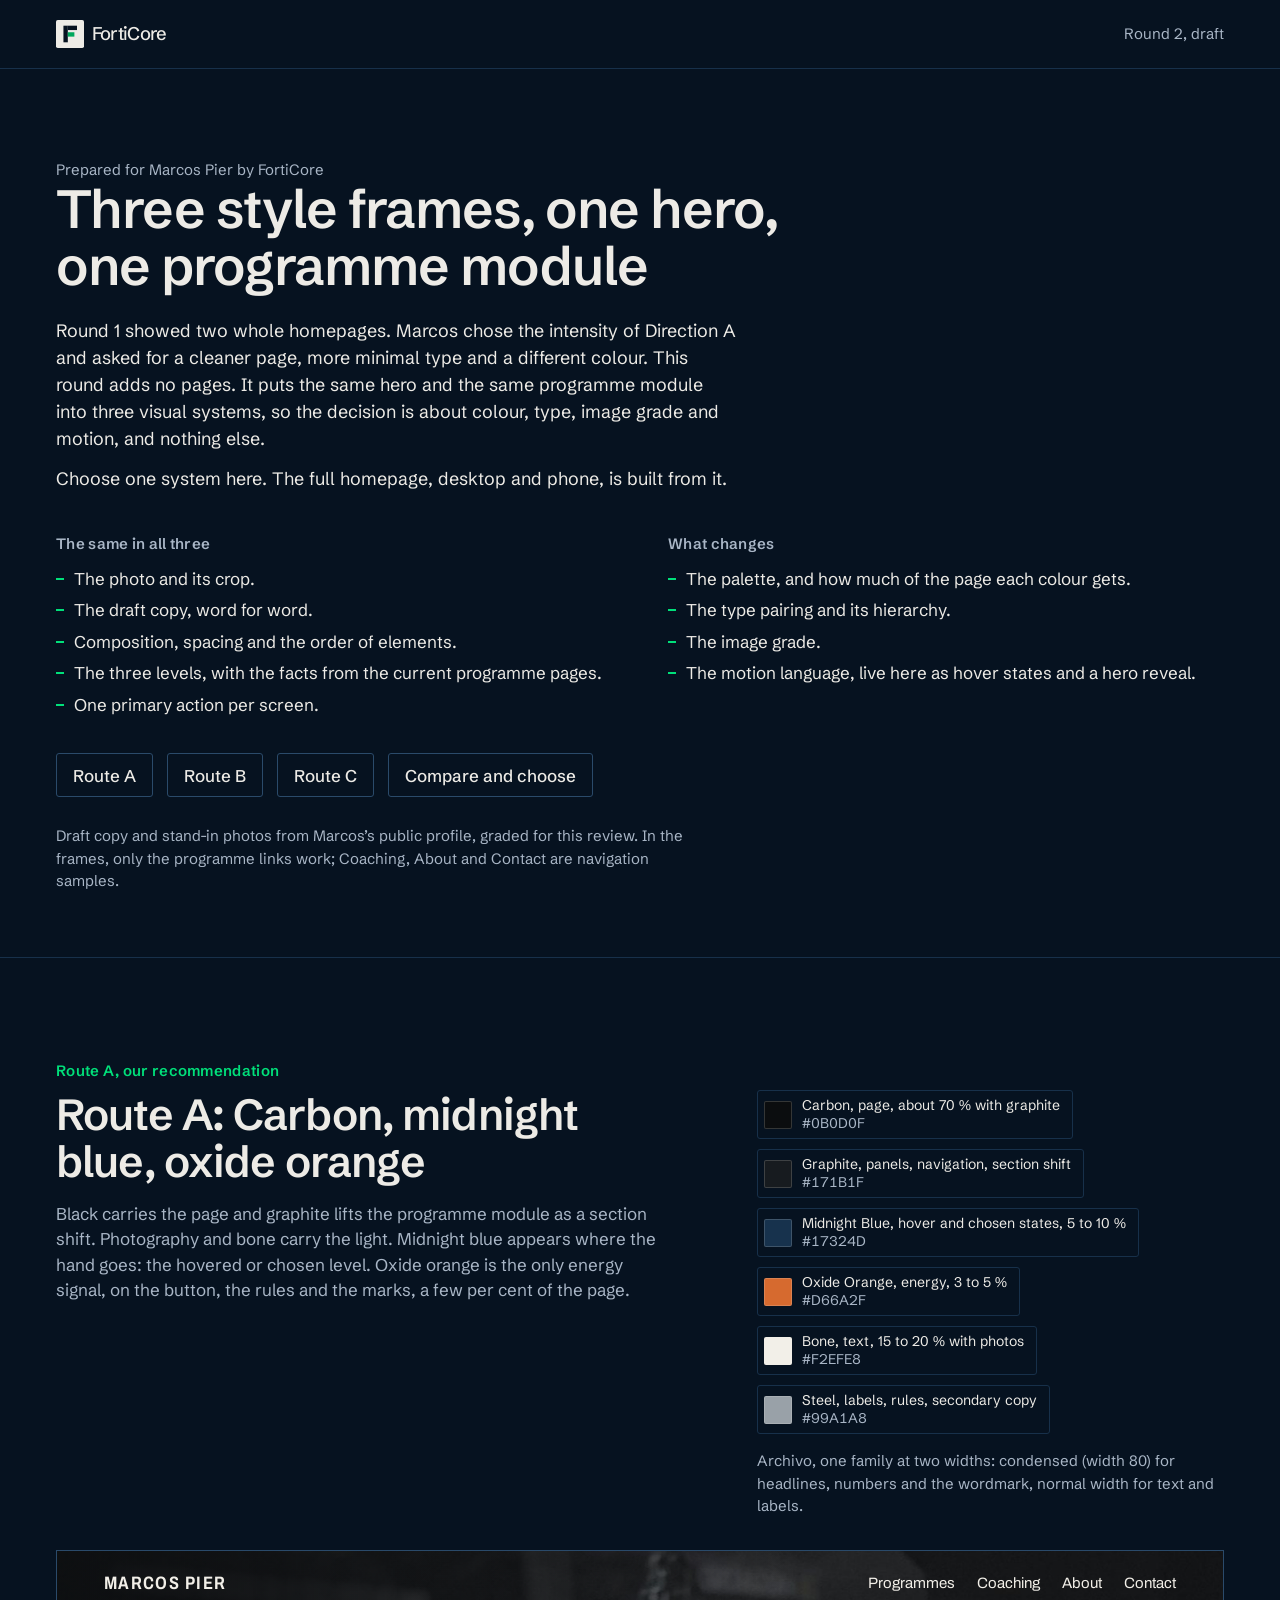
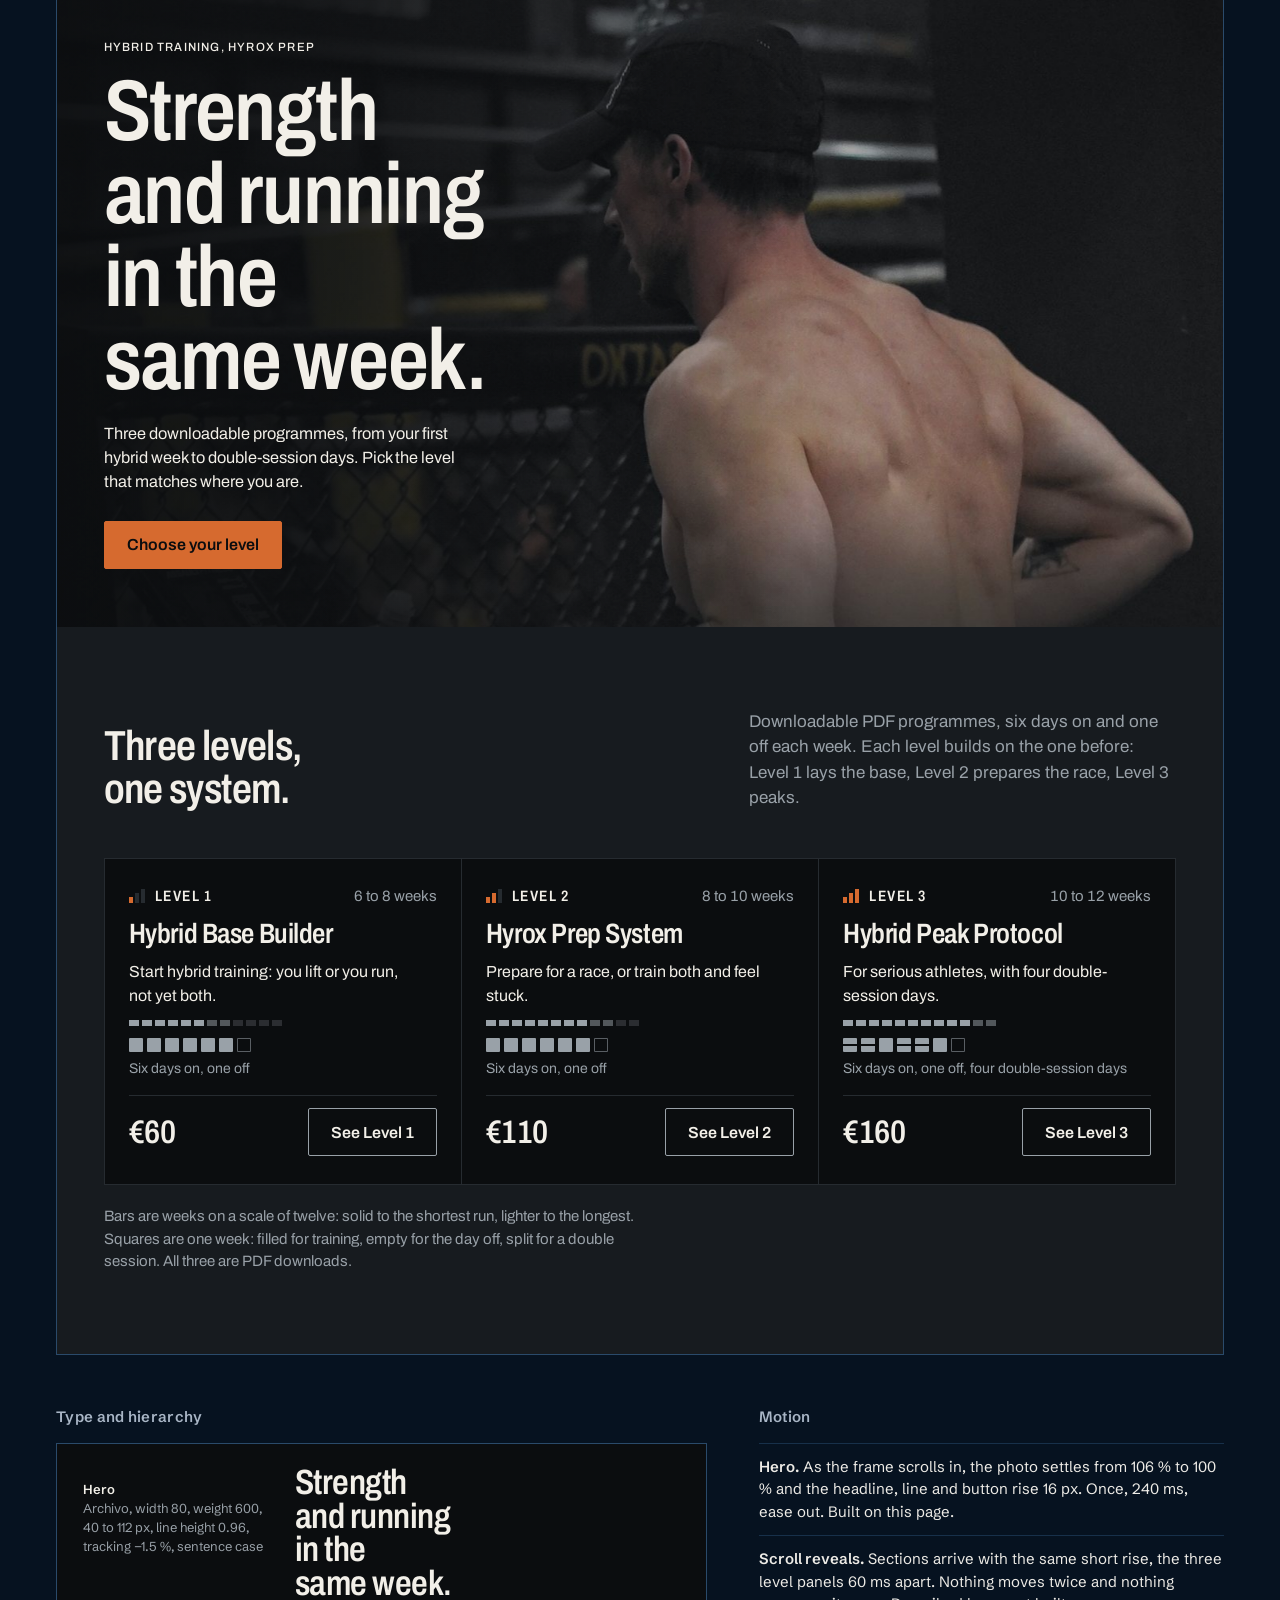
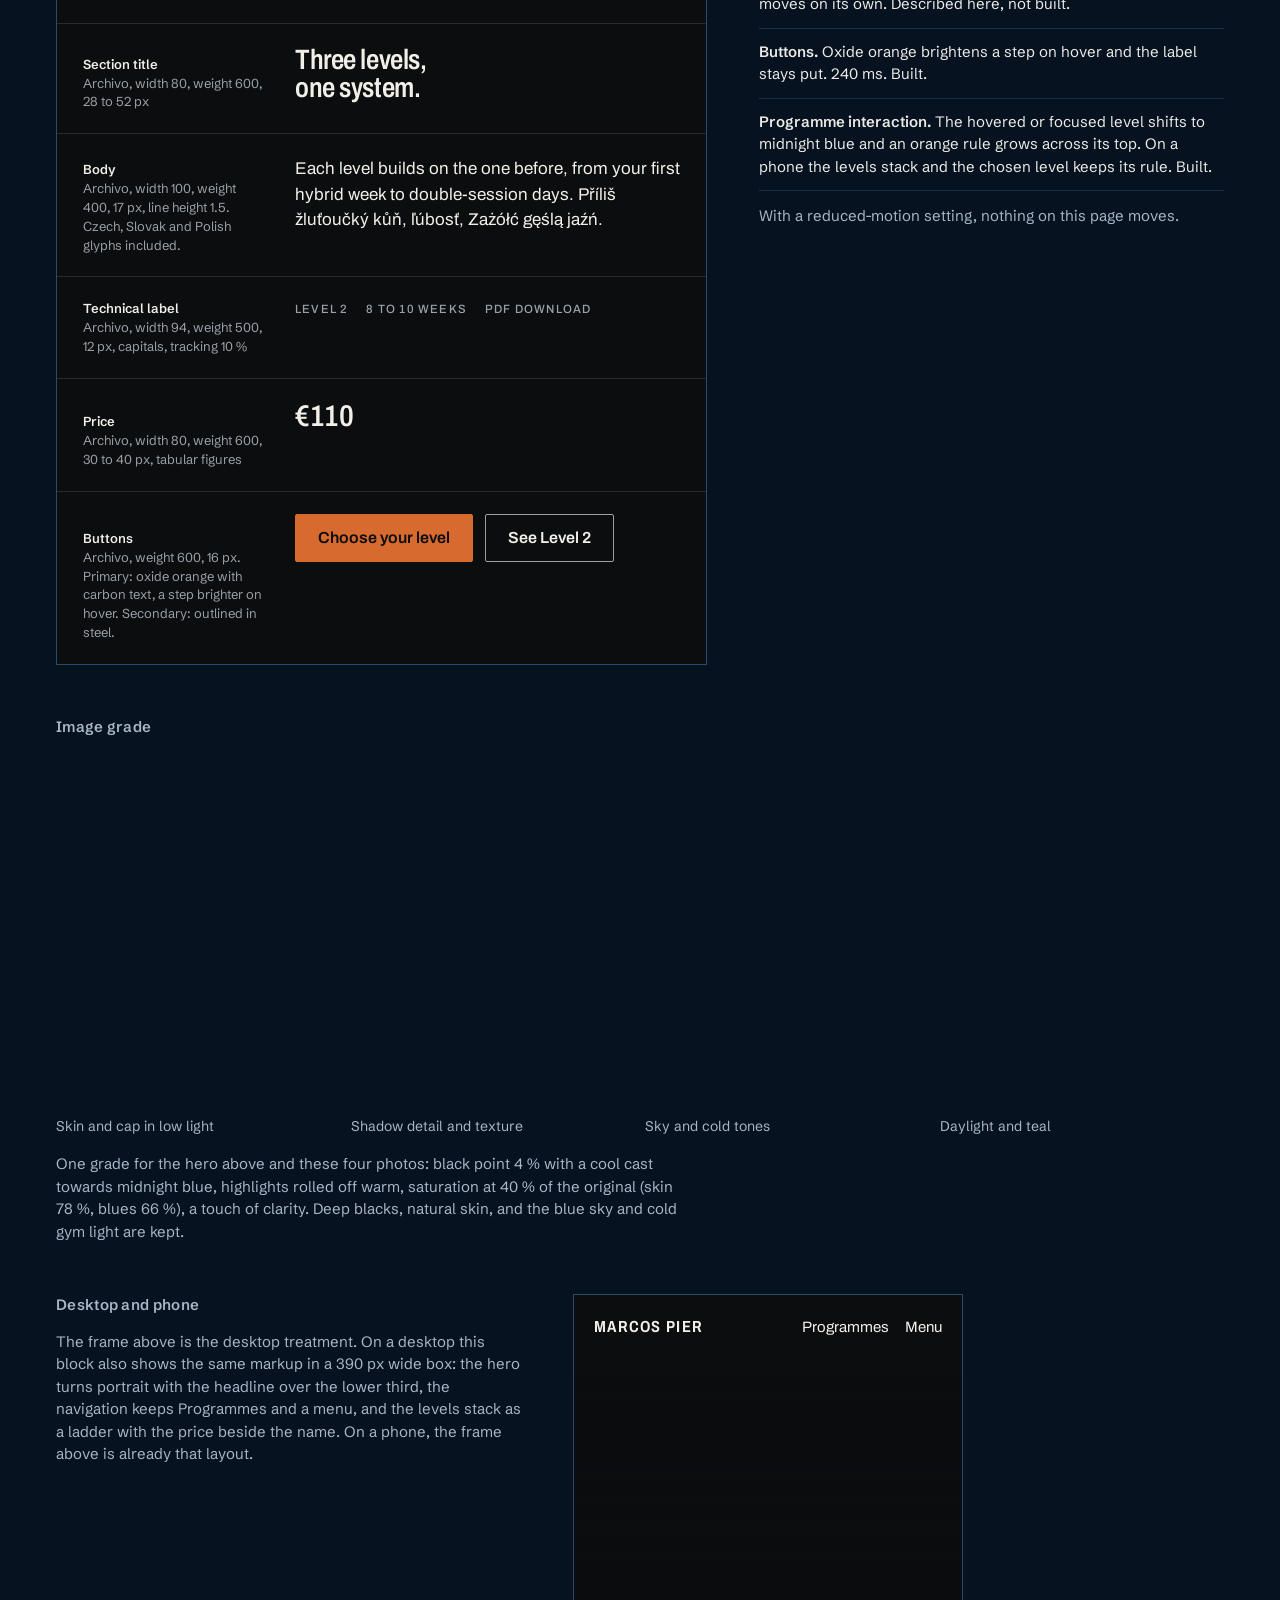
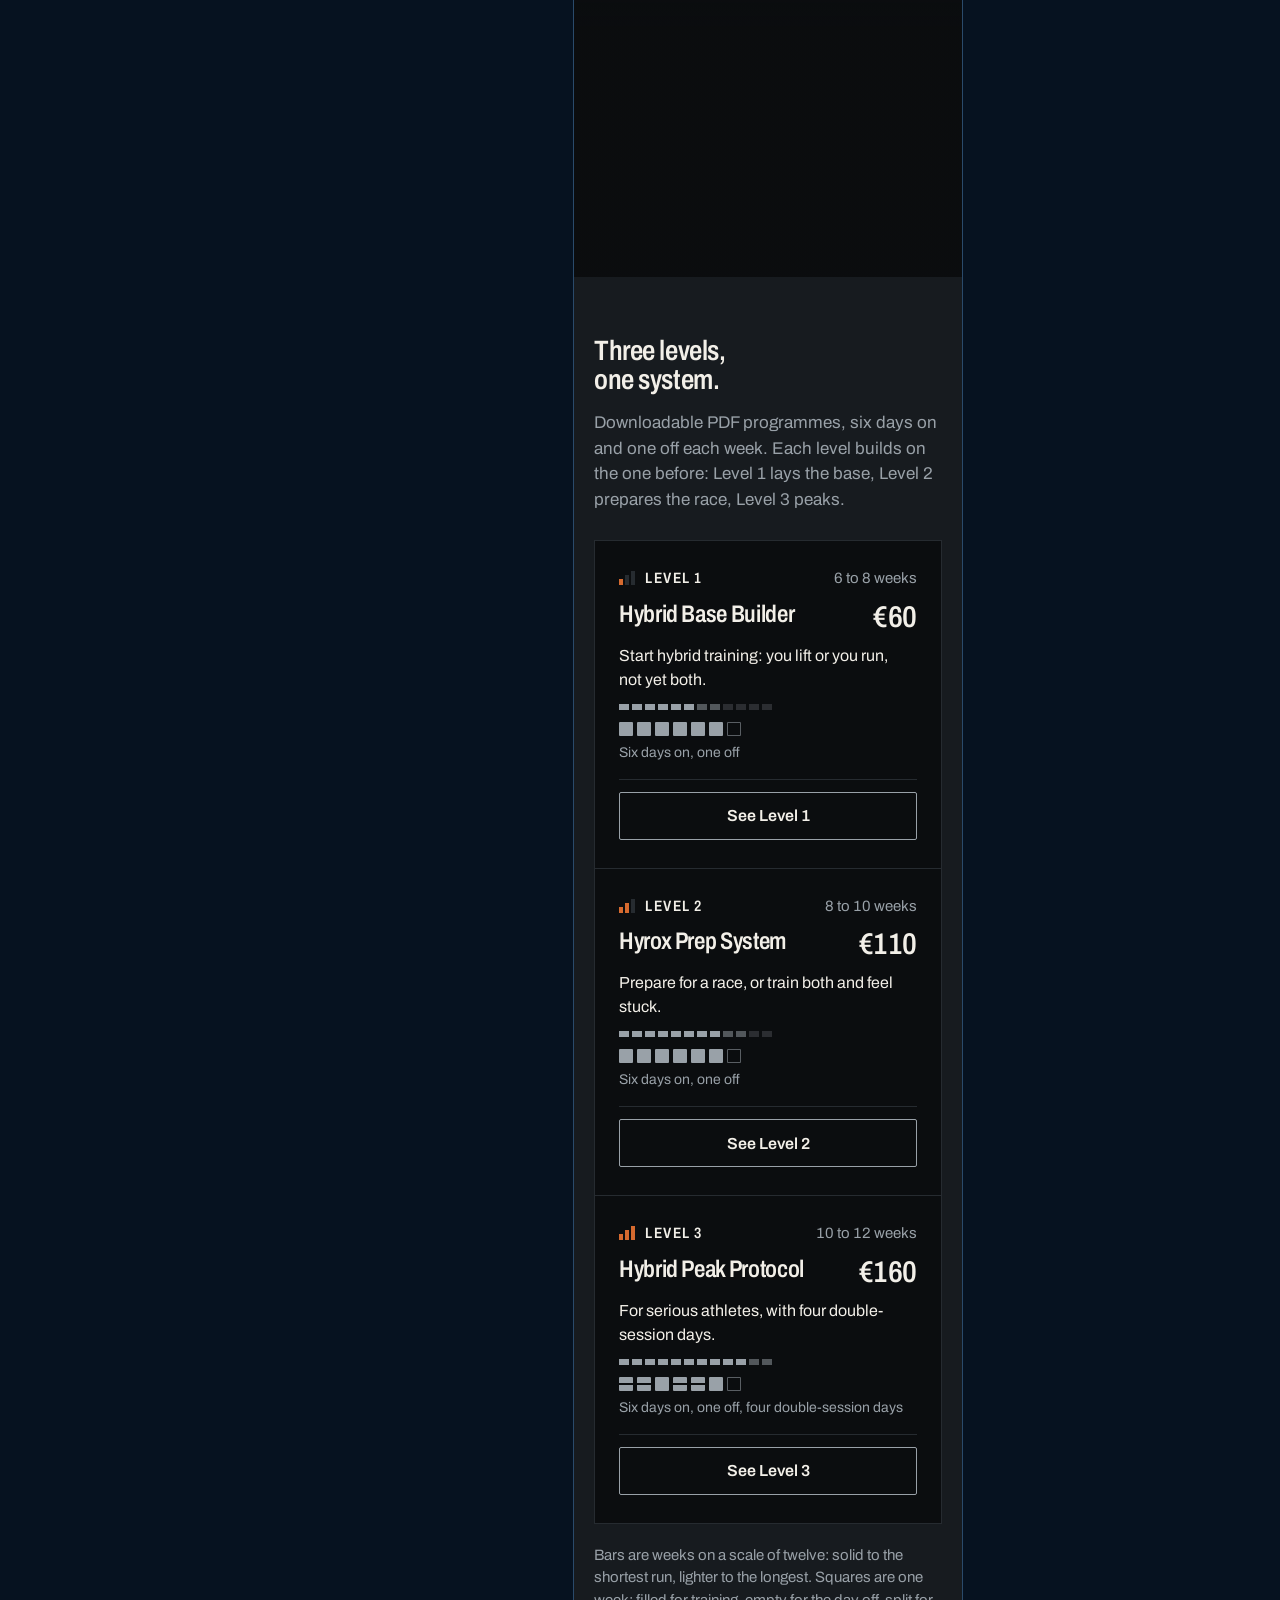
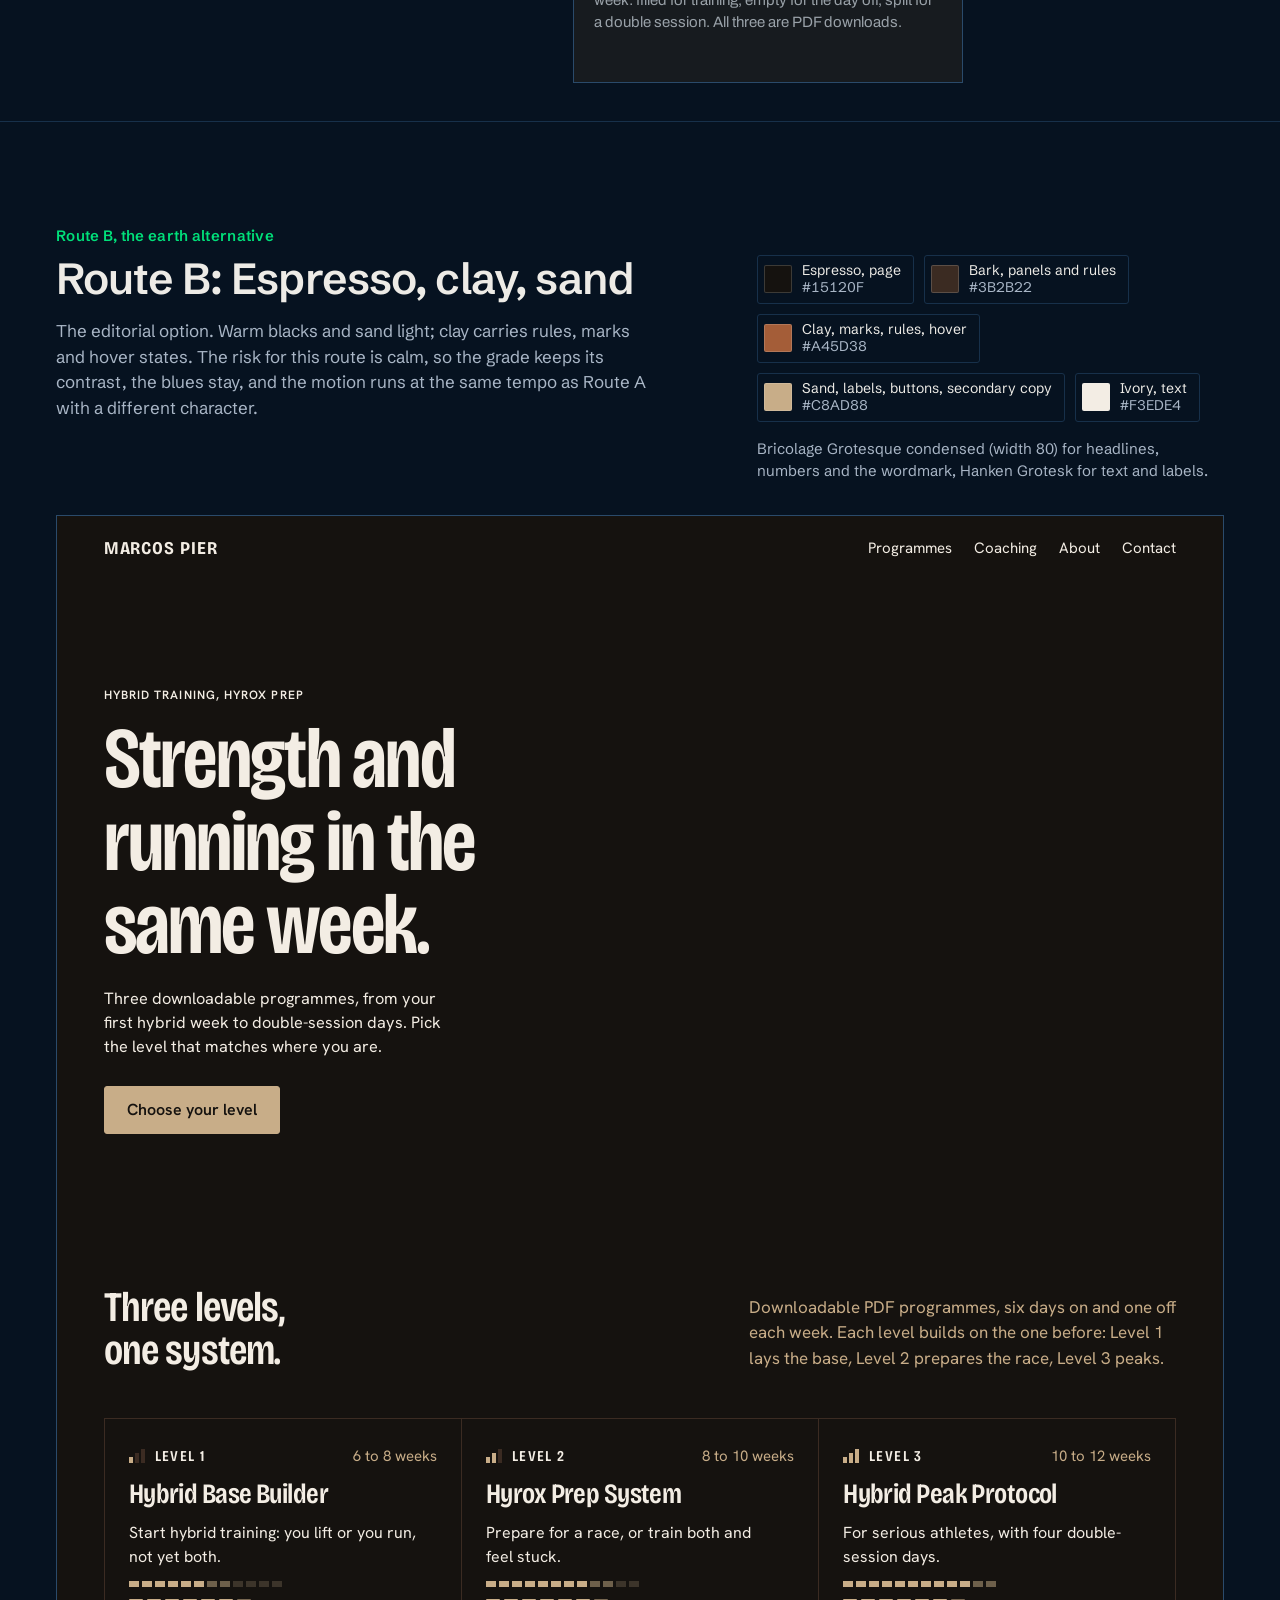
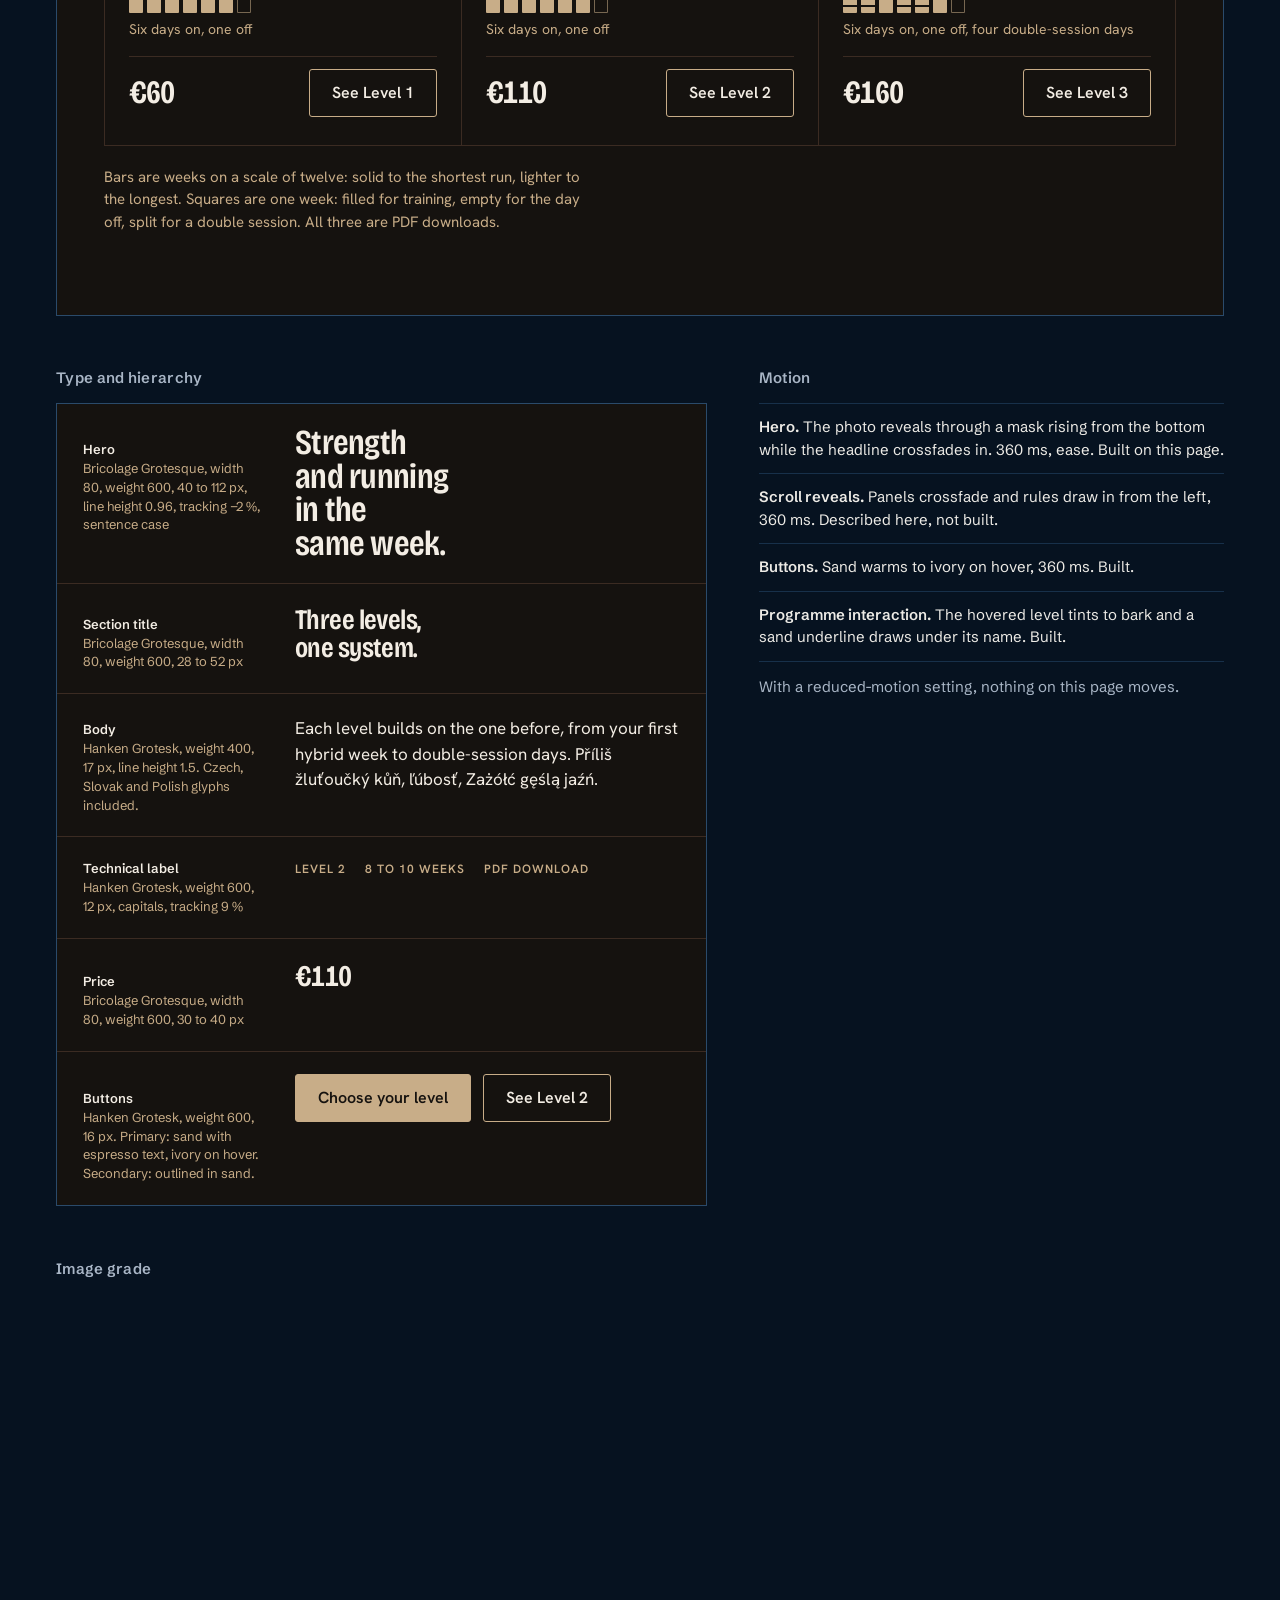
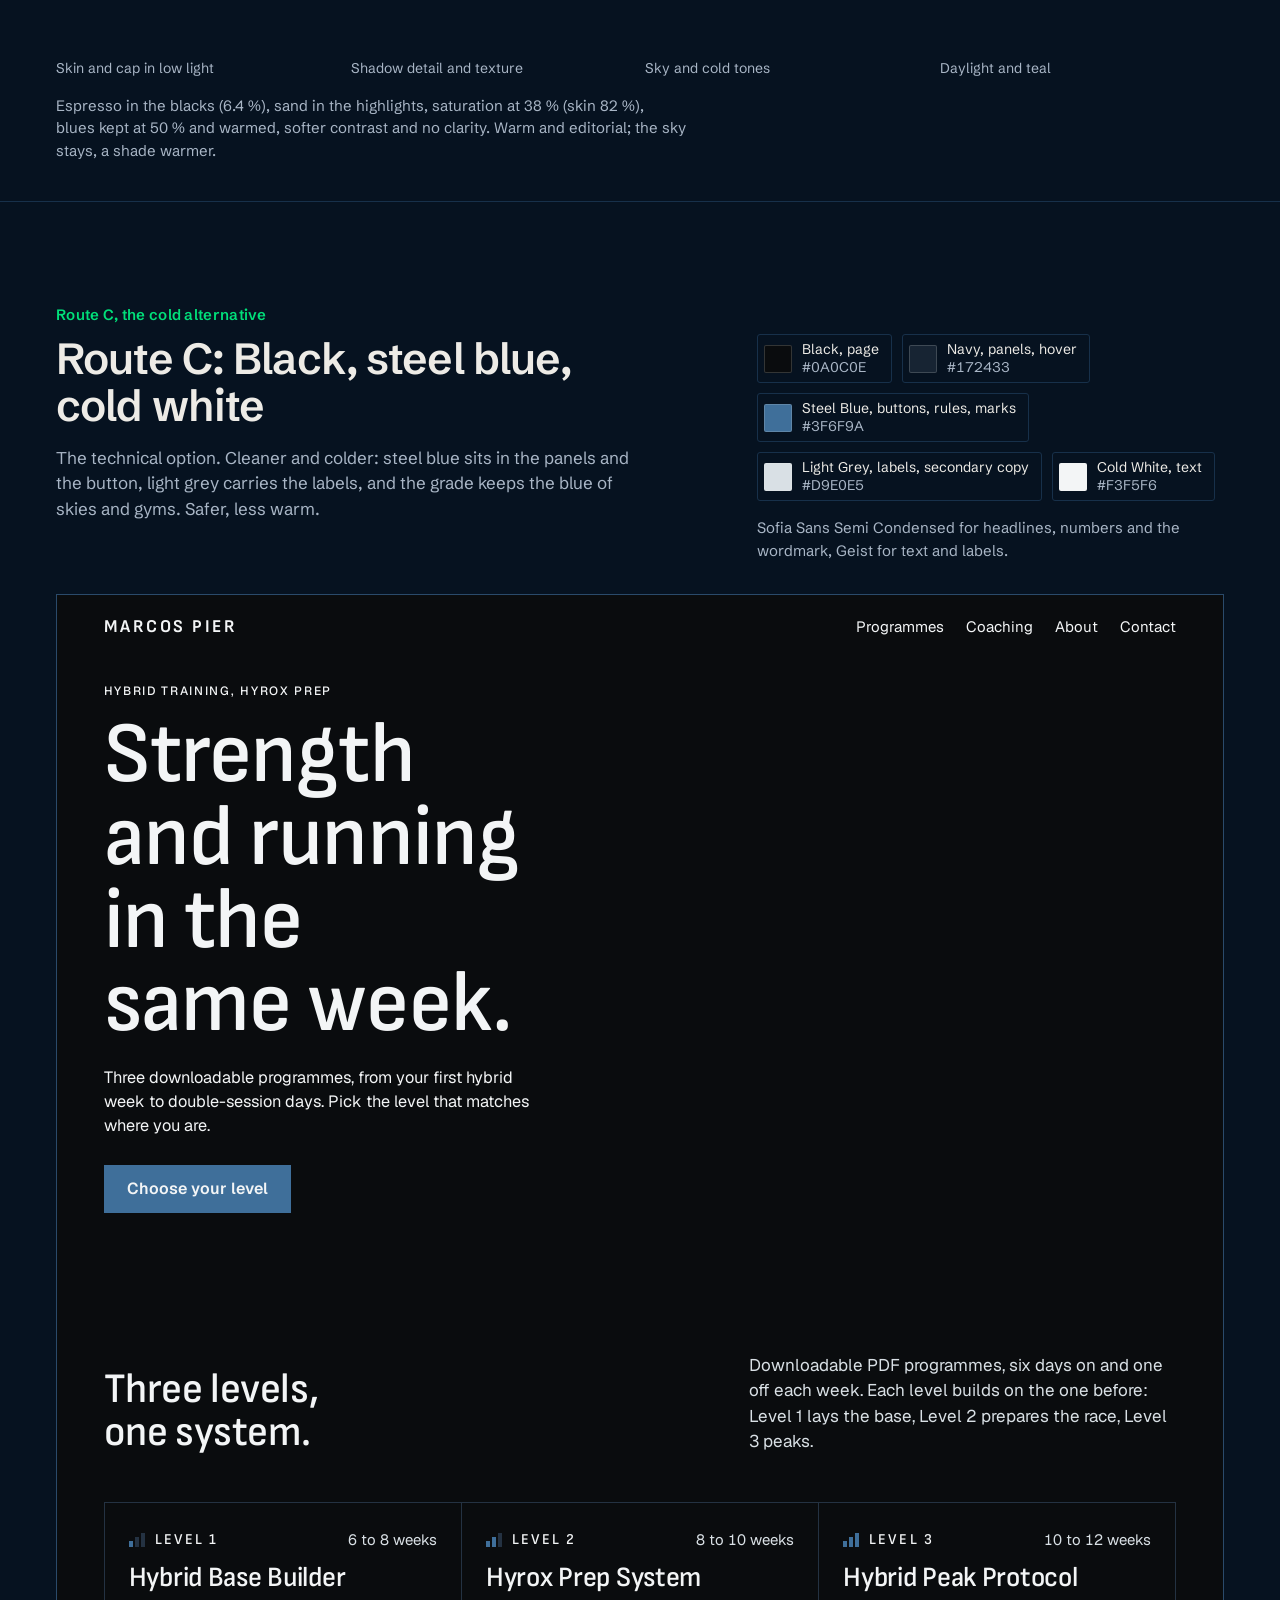
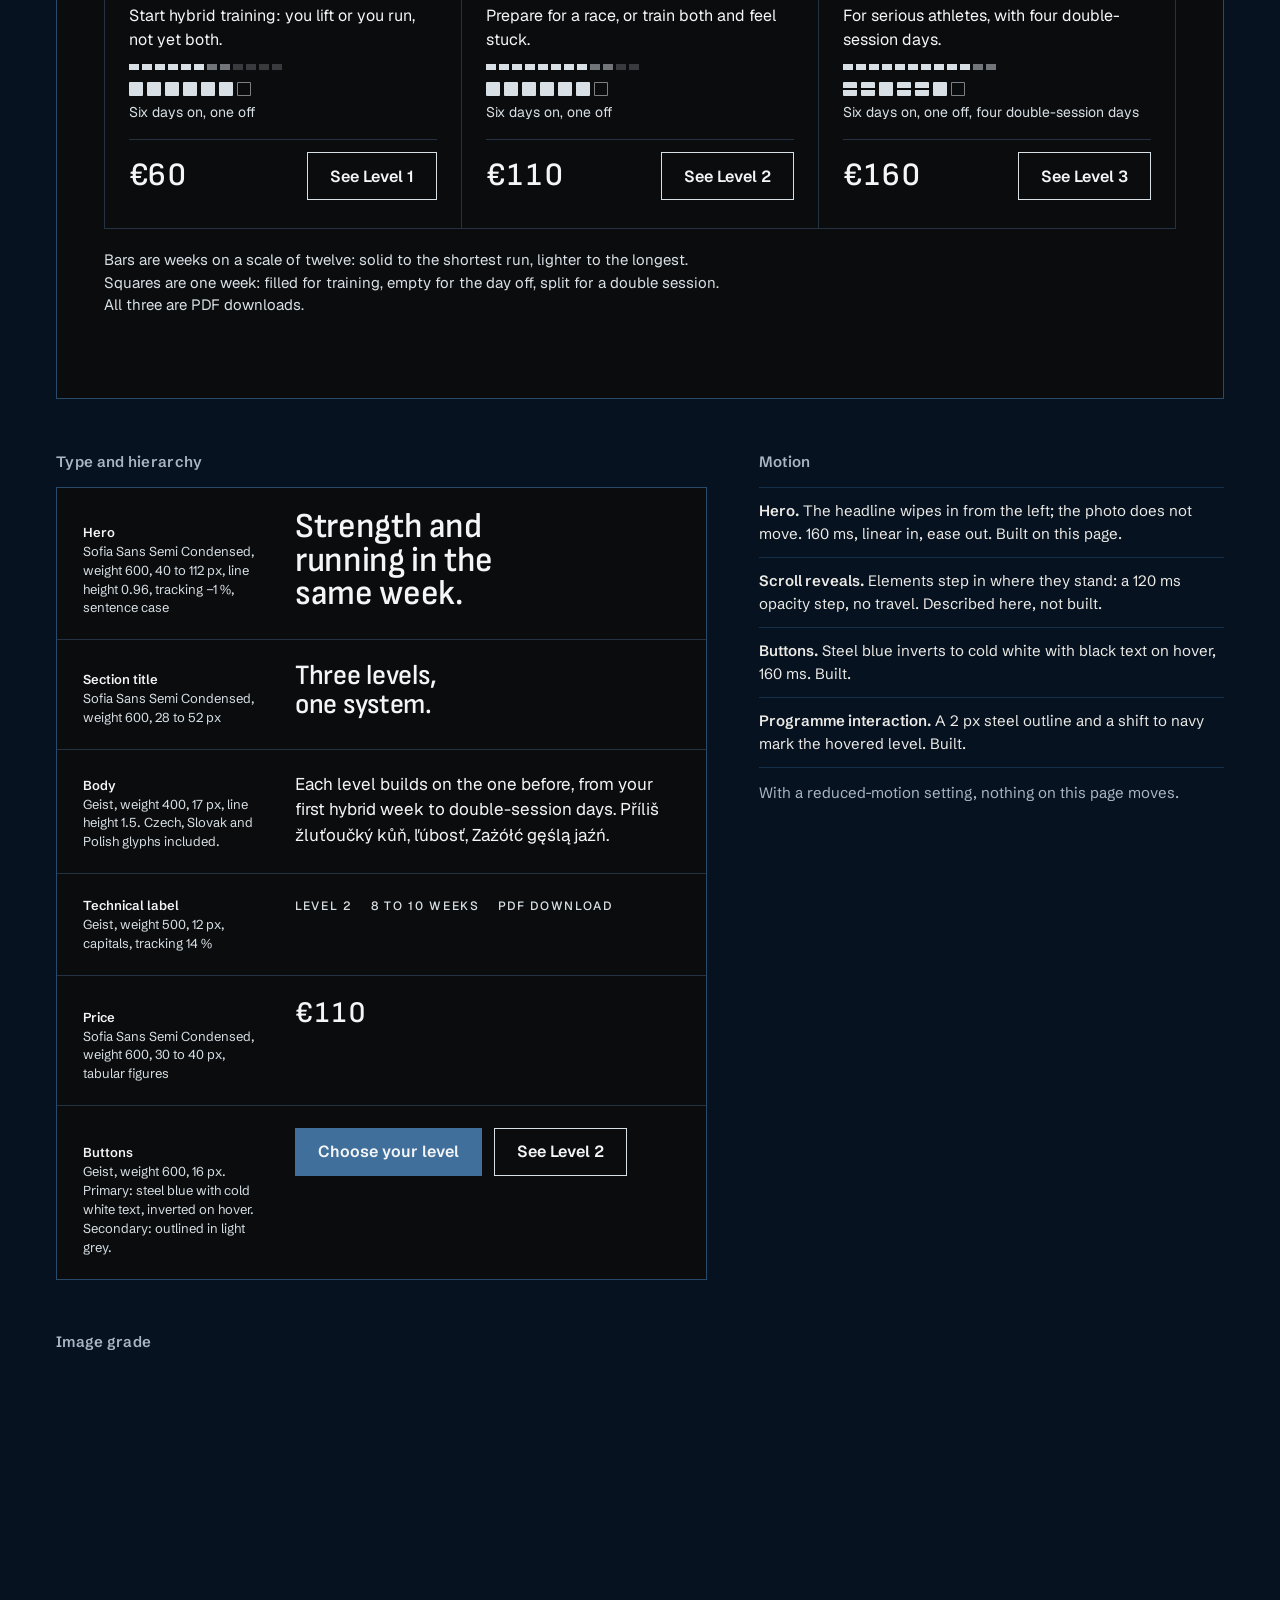
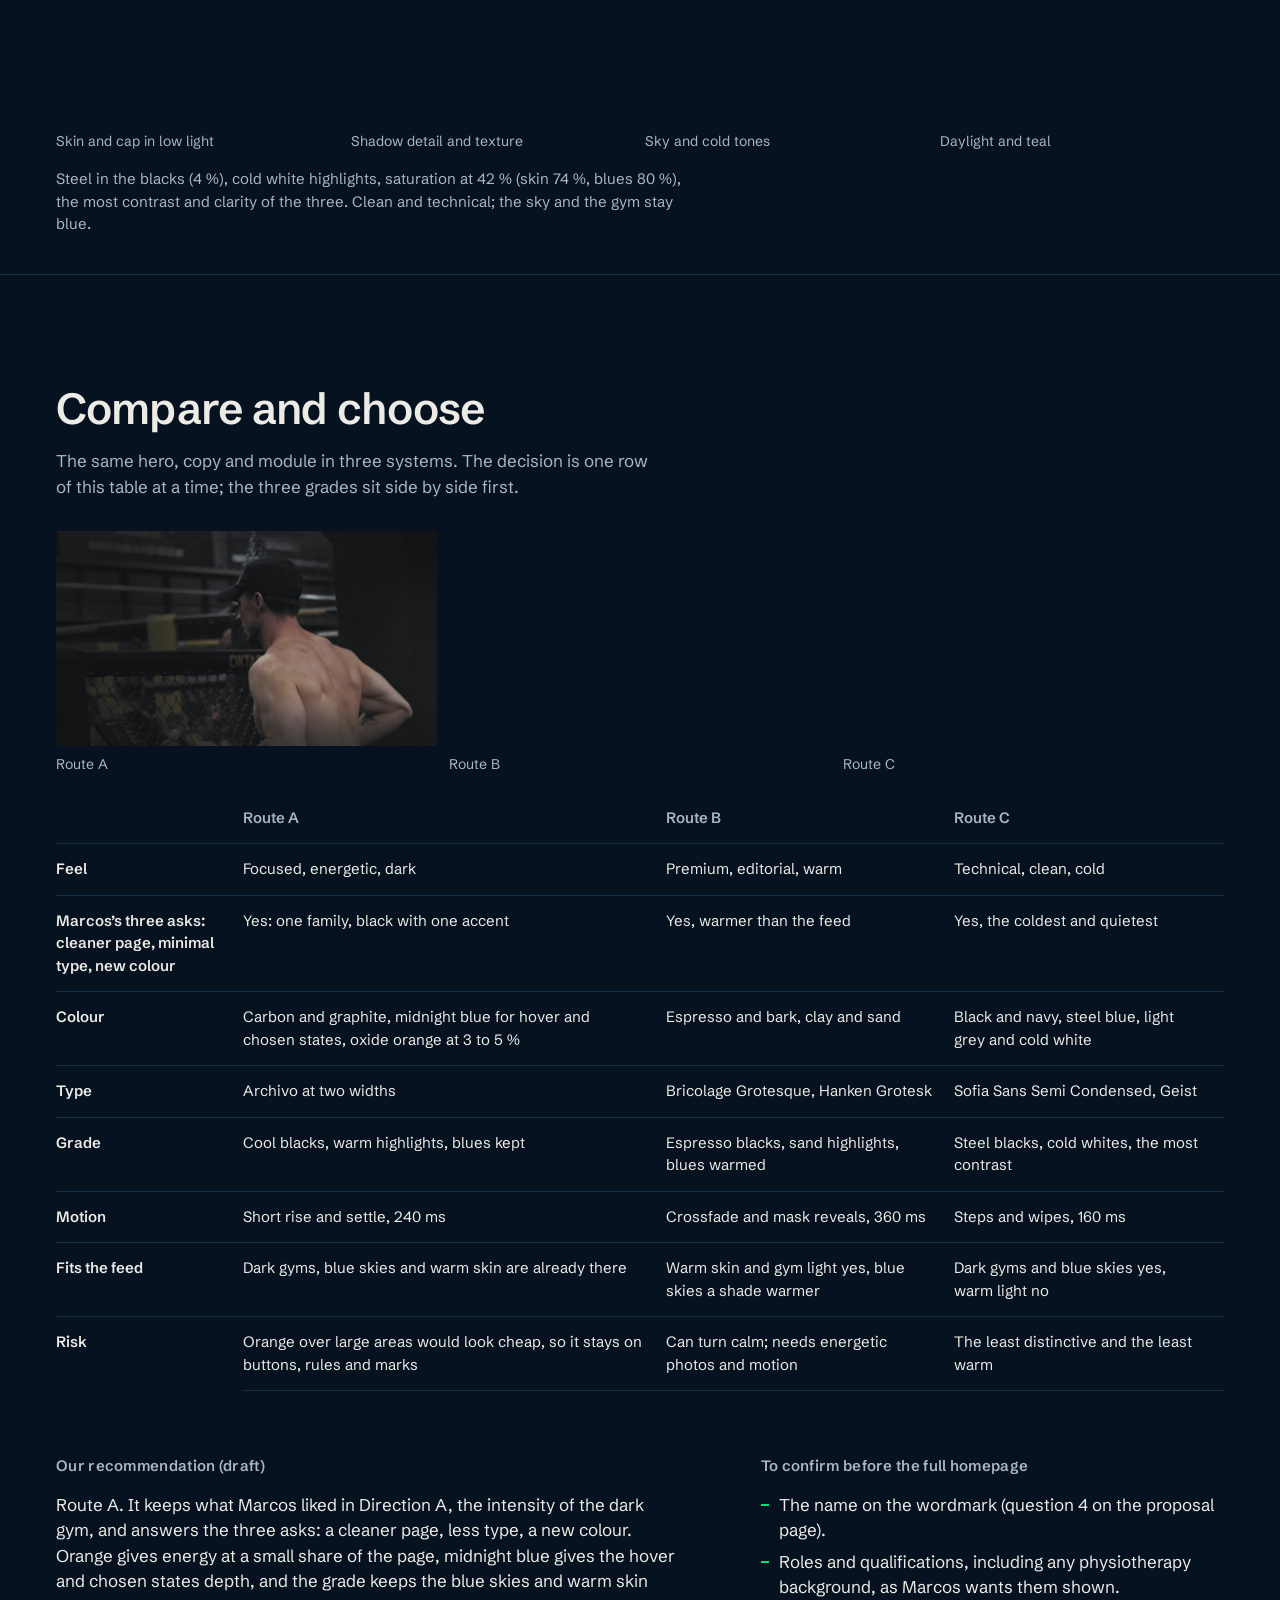
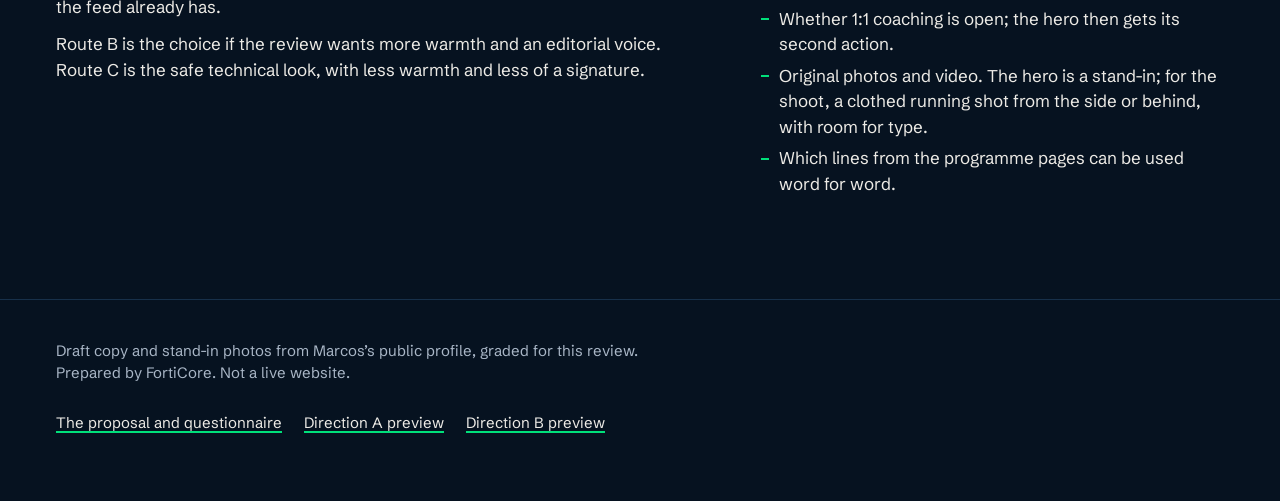
<file: docs/style-frames.html>
<!doctype html>
<html lang="en">
<head>
<meta charset="utf-8">
<meta http-equiv="Content-Security-Policy" content="default-src 'none'; img-src 'self'; style-src 'self'; font-src 'self'; script-src 'self'; connect-src 'self'; base-uri 'none'">
<meta name="viewport" content="width=device-width, initial-scale=1">
<meta name="robots" content="noindex,nofollow,noarchive">
<meta name="referrer" content="no-referrer">
<title>Round 2: three style frames for Marcos Pier</title>
<meta name="description" content="Round 2, prepared for Marcos Pier by FortiCore: one hero and one programme module in three visual systems, to choose colour, type, image grade and motion.">
<meta property="og:title" content="Round 2: three style frames for Marcos Pier">
<meta property="og:description" content="Round 2, prepared for Marcos Pier by FortiCore: one hero and one programme module in three visual systems, to choose colour, type, image grade and motion.">
<meta property="og:type" content="website">
<meta property="og:site_name" content="FortiCore">
<meta name="theme-color" content="#061220">
<link rel="icon" type="image/svg+xml" href="img/shell/favicon.svg">
<link rel="preload" href="fonts/shell/schibsted-grotesk-latin-wght-normal.woff2" as="font" type="font/woff2" crossorigin>
<link rel="preload" href="fonts/frames/archivo-latin-standard-normal.woff2" as="font" type="font/woff2" crossorigin>
<link rel="stylesheet" href="css/style-frames.css">
</head>
<body>

<header class="sh-header">
  <div class="sh sh-header__in">
    <a class="sh-logo" href="#top" aria-label="FortiCore, top of this page"><svg aria-hidden="true" focusable="false" xmlns="http://www.w3.org/2000/svg" viewBox="0 0 320 64" width="140" height="28"><rect width="64" height="64" rx="4" fill="#EDEBE6"/><rect x="17" y="13" width="10" height="38" fill="#061220"/><rect x="27" y="13" width="21" height="10" fill="#061220"/><rect x="27" y="28" width="15" height="10" fill="#00A85C"/><text x="82" y="45" font-family="Schibsted Grotesk, Helvetica, Arial, sans-serif" font-size="42" font-weight="500" letter-spacing="-1.6" fill="#EDEBE6">FortiCore</text></svg></a>
    <p class="sh-kicker">Round 2, draft</p>
  </div>
</header>

<main id="top">

<section class="sh-top" aria-labelledby="top-title">
  <div class="sh">
    <p class="sh-kicker">Prepared for Marcos Pier by FortiCore</p>
    <h1 class="sh-h1" id="top-title">Three style frames, one hero, one programme module</h1>
    <p class="sh-lede">Round 1 showed two whole homepages. Marcos chose the intensity of Direction A and asked for a cleaner page, more minimal type and a different colour. This round adds no pages. It puts the same hero and the same programme module into three visual systems, so the decision is about colour, type, image grade and motion, and nothing else.</p>
    <p class="sh-lede">Choose one system here. The full homepage, desktop and phone, is built from it.</p>
    <div class="sh-cols">
      <div>
        <h2 class="sh-h3">The same in all three</h2>
        <ul class="sh-list">
          <li>The photo and its crop.</li>
          <li>The draft copy, word for word.</li>
          <li>Composition, spacing and the order of elements.</li>
          <li>The three levels, with the facts from the current programme pages.</li>
          <li>One primary action per screen.</li>
        </ul>
      </div>
      <div>
        <h2 class="sh-h3">What changes</h2>
        <ul class="sh-list">
          <li>The palette, and how much of the page each colour gets.</li>
          <li>The type pairing and its hierarchy.</li>
          <li>The image grade.</li>
          <li>The motion language, live here as hover states and a hero reveal.</li>
        </ul>
      </div>
    </div>
    <nav class="sh-jump" aria-label="Frames on this page">
      <a href="#frame-a">Route A</a>
      <a href="#frame-b">Route B</a>
      <a href="#frame-c">Route C</a>
      <a href="#compare">Compare and choose</a>
    </nav>
    <p class="sh-note">Draft copy and stand-in photos from Marcos’s public profile, graded for this review. In the frames, only the programme links work; Coaching, About and Contact are navigation samples.</p>
  </div>
</section>

<section class="route" id="frame-a" aria-labelledby="route-a-title">
<div class="sh">
<div class="route__head">
<div>
<p class="route__kicker">Route A, our recommendation</p>
<h2 class="route__h2" id="route-a-title">Route A: Carbon, midnight blue, oxide orange</h2>
<p class="route__lede">Black carries the page and graphite lifts the programme module as a section shift. Photography and bone carry the light. Midnight blue appears where the hand goes: the hovered or chosen level. Oxide orange is the only energy signal, on the button, the rules and the marks, a few per cent of the page.</p>
</div>
<div>
<ul class="chips" role="list"><li class="chip"><span class="chip__sw sw-0b0d0f" aria-hidden="true"></span><span class="chip__t">Carbon, page, about 70 % with graphite<span class="chip__hex">#0B0D0F</span></span></li><li class="chip"><span class="chip__sw sw-171b1f" aria-hidden="true"></span><span class="chip__t">Graphite, panels, navigation, section shift<span class="chip__hex">#171B1F</span></span></li><li class="chip"><span class="chip__sw sw-17324d" aria-hidden="true"></span><span class="chip__t">Midnight Blue, hover and chosen states, 5 to 10 %<span class="chip__hex">#17324D</span></span></li><li class="chip"><span class="chip__sw sw-d66a2f" aria-hidden="true"></span><span class="chip__t">Oxide Orange, energy, 3 to 5 %<span class="chip__hex">#D66A2F</span></span></li><li class="chip"><span class="chip__sw sw-f2efe8" aria-hidden="true"></span><span class="chip__t">Bone, text, 15 to 20 % with photos<span class="chip__hex">#F2EFE8</span></span></li><li class="chip"><span class="chip__sw sw-99a1a8" aria-hidden="true"></span><span class="chip__t">Steel, labels, rules, secondary copy<span class="chip__hex">#99A1A8</span></span></li></ul>
<p class="route__type">Archivo, one family at two widths: condensed (width 80) for headlines, numbers and the wordmark, normal width for text and labels.</p>
</div>
</div>
<div class="route__frame">
<div class="fr fr--a">
<header class="fr-head">
<a class="fr-wm" href="#programmes-a">Marcos Pier</a>
<nav class="fr-nav" aria-label="Sample navigation, Route A">
<ul role="list">
<li><a href="#programmes-a">Programmes</a></li>
<li class="fr-nav__more"><span>Coaching</span></li>
<li class="fr-nav__more"><span>About</span></li>
<li class="fr-nav__more"><span>Contact</span></li>
<li class="fr-nav__menu"><span>Menu</span></li>
</ul>
</nav>
</header>
<div class="fr-hero">
<div class="fr-hero__media">
<img class="fr-hero__img fr-hero__img--wide" src="img/frames/hero-run-a.jpg" width="1600" height="900" fetchpriority="high" alt="Marcos from behind in a black cap, running on a treadmill in a dark gym.">
<img class="fr-hero__img fr-hero__img--tall" src="img/frames/hero-run-a-tall.jpg" width="780" height="1040" loading="lazy" alt="Marcos from behind in a black cap, running on a treadmill in a dark gym.">
<span class="fr-hero__scrim" aria-hidden="true"></span>
</div>
<div class="fr-hero__body">
<p class="fr-label">Hybrid training, Hyrox prep</p>
<h3 class="fr-h1">Strength and running in the same week.</h3>
<p class="fr-hero__sub">Three downloadable programmes, from your first hybrid week to double-session days. Pick the level that matches where you are.</p>
<p class="fr-hero__cta"><a class="fr-btn" href="#programmes-a">Choose your level</a></p>
</div>
</div>
<div class="fr-prog" id="programmes-a">
<div class="fr-prog__in">
<div class="fr-prog__head">
<h3 class="fr-h2">Three levels, one system.</h3>
<p class="fr-prog__intro">Downloadable PDF programmes, six days on and one off each week. Each level builds on the one before: Level 1 lays the base, Level 2 prepares the race, Level 3 peaks.</p>
</div>
<ul class="fr-levels" role="list">
<li class="fr-level"><div class="fr-level__top"><p class="fr-level__num"><span class="fr-steps fr-steps--1" aria-hidden="true"><span></span><span></span><span></span></span>Level 1</p><p class="fr-level__weeks">6 to 8 weeks</p></div><h4 class="fr-level__name">Hybrid Base Builder</h4><p class="fr-price">€60</p><p class="fr-level__who">Start hybrid training: you lift or you run, not yet both.</p><div class="fr-level__data"><div class="fr-span" aria-hidden="true"><span class="on"></span><span class="on"></span><span class="on"></span><span class="on"></span><span class="on"></span><span class="on"></span><span class="range"></span><span class="range"></span><span></span><span></span><span></span><span></span></div><div class="fr-week" aria-hidden="true"><span></span><span></span><span></span><span></span><span></span><span></span><span class="off"></span></div><p class="fr-level__commit">Six days on, one off</p></div><p class="fr-level__go"><a class="fr-btn fr-btn--ghost" href="https://payhip.com/b/fs5an" target="_blank" rel="noopener noreferrer">See Level 1<span class="vh">, Hybrid Base Builder, on the programme page</span></a></p></li>
<li class="fr-level"><div class="fr-level__top"><p class="fr-level__num"><span class="fr-steps fr-steps--2" aria-hidden="true"><span></span><span></span><span></span></span>Level 2</p><p class="fr-level__weeks">8 to 10 weeks</p></div><h4 class="fr-level__name">Hyrox Prep System</h4><p class="fr-price">€110</p><p class="fr-level__who">Prepare for a race, or train both and feel stuck.</p><div class="fr-level__data"><div class="fr-span" aria-hidden="true"><span class="on"></span><span class="on"></span><span class="on"></span><span class="on"></span><span class="on"></span><span class="on"></span><span class="on"></span><span class="on"></span><span class="range"></span><span class="range"></span><span></span><span></span></div><div class="fr-week" aria-hidden="true"><span></span><span></span><span></span><span></span><span></span><span></span><span class="off"></span></div><p class="fr-level__commit">Six days on, one off</p></div><p class="fr-level__go"><a class="fr-btn fr-btn--ghost" href="https://payhip.com/b/cj8TY" target="_blank" rel="noopener noreferrer">See Level 2<span class="vh">, Hyrox Prep System, on the programme page</span></a></p></li>
<li class="fr-level"><div class="fr-level__top"><p class="fr-level__num"><span class="fr-steps fr-steps--3" aria-hidden="true"><span></span><span></span><span></span></span>Level 3</p><p class="fr-level__weeks">10 to 12 weeks</p></div><h4 class="fr-level__name">Hybrid Peak Protocol</h4><p class="fr-price">€160</p><p class="fr-level__who">For serious athletes, with four double-session days.</p><div class="fr-level__data"><div class="fr-span" aria-hidden="true"><span class="on"></span><span class="on"></span><span class="on"></span><span class="on"></span><span class="on"></span><span class="on"></span><span class="on"></span><span class="on"></span><span class="on"></span><span class="on"></span><span class="range"></span><span class="range"></span></div><div class="fr-week" aria-hidden="true"><span class="dbl"></span><span class="dbl"></span><span></span><span class="dbl"></span><span class="dbl"></span><span></span><span class="off"></span></div><p class="fr-level__commit">Six days on, one off, four double-session days</p></div><p class="fr-level__go"><a class="fr-btn fr-btn--ghost" href="https://payhip.com/b/VYONl" target="_blank" rel="noopener noreferrer">See Level 3<span class="vh">, Hybrid Peak Protocol, on the programme page</span></a></p></li>
</ul>
<p class="fr-prog__foot">Bars are weeks on a scale of twelve: solid to the shortest run, lighter to the longest. Squares are one week: filled for training, empty for the day off, split for a double session. All three are PDF downloads.</p>
</div>
</div>
</div>
</div>
<div class="route__grid">
<div>
<h3 class="block__h3">Type and hierarchy</h3>
<div class="fr fr--a fr-spec"><div class="spec"><div class="spec__row"><p class="spec__k"><strong>Hero</strong>Archivo, width 80, weight 600, 40 to 112 px, line height 0.96, tracking −1.5 %, sentence case</p><p class="fr-h1 spec__hero">Strength and running in the same week.</p></div><div class="spec__row"><p class="spec__k"><strong>Section title</strong>Archivo, width 80, weight 600, 28 to 52 px</p><p class="fr-h2">Three levels, one system.</p></div><div class="spec__row"><p class="spec__k"><strong>Body</strong>Archivo, width 100, weight 400, 17 px, line height 1.5. Czech, Slovak and Polish glyphs included.</p><p class="spec__body">Each level builds on the one before, from your first hybrid week to double-session days. Příliš žluťoučký kůň, ľúbosť, Zażółć gęślą jaźń.</p></div><div class="spec__row"><p class="spec__k"><strong>Technical label</strong>Archivo, width 94, weight 500, 12 px, capitals, tracking 10 %</p><p class="spec__labels"><span class="fr-label">Level 2</span><span class="fr-label">8 to 10 weeks</span><span class="fr-label">PDF download</span></p></div><div class="spec__row"><p class="spec__k"><strong>Price</strong>Archivo, width 80, weight 600, 30 to 40 px, tabular figures</p><p class="fr-price">€110</p></div><div class="spec__row"><p class="spec__k"><strong>Buttons</strong>Archivo, weight 600, 16 px. Primary: oxide orange with carbon text, a step brighter on hover. Secondary: outlined in steel.</p><p class="spec__btns"><a class="fr-btn" href="#programmes-a">Choose your level</a><a class="fr-btn fr-btn--ghost" href="#programmes-a">See Level 2</a></p></div></div></div>
</div>
<div>
<h3 class="block__h3">Motion</h3>
<ul class="notes"><li><strong>Hero.</strong> As the frame scrolls in, the photo settles from 106 % to 100 % and the headline, line and button rise 16 px. Once, 240 ms, ease out. Built on this page.</li><li><strong>Scroll reveals.</strong> Sections arrive with the same short rise, the three level panels 60 ms apart. Nothing moves twice and nothing moves on its own. Described here, not built.</li><li><strong>Buttons.</strong> Oxide orange brightens a step on hover and the label stays put. 240 ms. Built.</li><li><strong>Programme interaction.</strong> The hovered or focused level shifts to midnight blue and an orange rule grows across its top. On a phone the levels stack and the chosen level keeps its rule. Built.</li></ul>
<p class="block__p">With a reduced-motion setting, nothing on this page moves.</p>
</div>
</div>
<h3 class="block__h3 grade__h3">Image grade</h3>
<figure class="grade"><ul class="grade__tiles" role="list"><li><img src="img/frames/profile-a.jpg" width="480" height="600" loading="lazy" alt="Marcos in profile under a black cap, one hand on the strap of a training vest, dark gym."><p>Skin and cap in low light</p></li><li><img src="img/frames/floor-a.jpg" width="480" height="600" loading="lazy" alt="Bent forward with the head down, an arm and a thigh in the frame, dark gym floor."><p>Shadow detail and texture</p></li><li><img src="img/frames/track-a.jpg" width="480" height="600" loading="lazy" alt="From behind in a black cap, open sky and floodlight poles at a running track."><p>Sky and cold tones</p></li><li><img src="img/frames/window-a.jpg" width="480" height="600" loading="lazy" alt="Looking down in daylight from a tall window, in a white vest."><p>Daylight and teal</p></li></ul><figcaption class="grade__cap">One grade for the hero above and these four photos: black point 4 % with a cool cast towards midnight blue, highlights rolled off warm, saturation at 40 % of the original (skin 78 %, blues 66 %), a touch of clarity. Deep blacks, natural skin, and the blue sky and cold gym light are kept.</figcaption></figure>
<div class="phone-wrap">
<div>
<h3 class="block__h3">Desktop and phone</h3>
<p class="block__p">The frame above is the desktop treatment. On a desktop this block also shows the same markup in a 390 px wide box: the hero turns portrait with the headline over the lower third, the navigation keeps Programmes and a menu, and the levels stack as a ladder with the price beside the name. On a phone, the frame above is already that layout.</p>
</div>
<div class="phone" aria-hidden="true" inert>
<div class="fr fr--a">
<header class="fr-head">
<a class="fr-wm" href="#programmes-a">Marcos Pier</a>
<nav class="fr-nav" aria-label="Sample navigation, phone copy">
<ul role="list">
<li><a href="#programmes-a">Programmes</a></li>
<li class="fr-nav__more"><span>Coaching</span></li>
<li class="fr-nav__more"><span>About</span></li>
<li class="fr-nav__more"><span>Contact</span></li>
<li class="fr-nav__menu"><span>Menu</span></li>
</ul>
</nav>
</header>
<div class="fr-hero">
<div class="fr-hero__media">
<img class="fr-hero__img fr-hero__img--wide" src="img/frames/hero-run-a.jpg" width="1600" height="900" loading="lazy" alt="Marcos from behind in a black cap, running on a treadmill in a dark gym.">
<img class="fr-hero__img fr-hero__img--tall" src="img/frames/hero-run-a-tall.jpg" width="780" height="1040" loading="lazy" alt="Marcos from behind in a black cap, running on a treadmill in a dark gym.">
<span class="fr-hero__scrim" aria-hidden="true"></span>
</div>
<div class="fr-hero__body">
<p class="fr-label">Hybrid training, Hyrox prep</p>
<h3 class="fr-h1">Strength and running in the same week.</h3>
<p class="fr-hero__sub">Three downloadable programmes, from your first hybrid week to double-session days. Pick the level that matches where you are.</p>
<p class="fr-hero__cta"><a class="fr-btn" href="#programmes-a">Choose your level</a></p>
</div>
</div>
<div class="fr-prog">
<div class="fr-prog__in">
<div class="fr-prog__head">
<h3 class="fr-h2">Three levels, one system.</h3>
<p class="fr-prog__intro">Downloadable PDF programmes, six days on and one off each week. Each level builds on the one before: Level 1 lays the base, Level 2 prepares the race, Level 3 peaks.</p>
</div>
<ul class="fr-levels" role="list">
<li class="fr-level"><div class="fr-level__top"><p class="fr-level__num"><span class="fr-steps fr-steps--1" aria-hidden="true"><span></span><span></span><span></span></span>Level 1</p><p class="fr-level__weeks">6 to 8 weeks</p></div><h4 class="fr-level__name">Hybrid Base Builder</h4><p class="fr-price">€60</p><p class="fr-level__who">Start hybrid training: you lift or you run, not yet both.</p><div class="fr-level__data"><div class="fr-span" aria-hidden="true"><span class="on"></span><span class="on"></span><span class="on"></span><span class="on"></span><span class="on"></span><span class="on"></span><span class="range"></span><span class="range"></span><span></span><span></span><span></span><span></span></div><div class="fr-week" aria-hidden="true"><span></span><span></span><span></span><span></span><span></span><span></span><span class="off"></span></div><p class="fr-level__commit">Six days on, one off</p></div><p class="fr-level__go"><a class="fr-btn fr-btn--ghost" href="https://payhip.com/b/fs5an" target="_blank" rel="noopener noreferrer">See Level 1<span class="vh">, Hybrid Base Builder, on the programme page</span></a></p></li>
<li class="fr-level"><div class="fr-level__top"><p class="fr-level__num"><span class="fr-steps fr-steps--2" aria-hidden="true"><span></span><span></span><span></span></span>Level 2</p><p class="fr-level__weeks">8 to 10 weeks</p></div><h4 class="fr-level__name">Hyrox Prep System</h4><p class="fr-price">€110</p><p class="fr-level__who">Prepare for a race, or train both and feel stuck.</p><div class="fr-level__data"><div class="fr-span" aria-hidden="true"><span class="on"></span><span class="on"></span><span class="on"></span><span class="on"></span><span class="on"></span><span class="on"></span><span class="on"></span><span class="on"></span><span class="range"></span><span class="range"></span><span></span><span></span></div><div class="fr-week" aria-hidden="true"><span></span><span></span><span></span><span></span><span></span><span></span><span class="off"></span></div><p class="fr-level__commit">Six days on, one off</p></div><p class="fr-level__go"><a class="fr-btn fr-btn--ghost" href="https://payhip.com/b/cj8TY" target="_blank" rel="noopener noreferrer">See Level 2<span class="vh">, Hyrox Prep System, on the programme page</span></a></p></li>
<li class="fr-level"><div class="fr-level__top"><p class="fr-level__num"><span class="fr-steps fr-steps--3" aria-hidden="true"><span></span><span></span><span></span></span>Level 3</p><p class="fr-level__weeks">10 to 12 weeks</p></div><h4 class="fr-level__name">Hybrid Peak Protocol</h4><p class="fr-price">€160</p><p class="fr-level__who">For serious athletes, with four double-session days.</p><div class="fr-level__data"><div class="fr-span" aria-hidden="true"><span class="on"></span><span class="on"></span><span class="on"></span><span class="on"></span><span class="on"></span><span class="on"></span><span class="on"></span><span class="on"></span><span class="on"></span><span class="on"></span><span class="range"></span><span class="range"></span></div><div class="fr-week" aria-hidden="true"><span class="dbl"></span><span class="dbl"></span><span></span><span class="dbl"></span><span class="dbl"></span><span></span><span class="off"></span></div><p class="fr-level__commit">Six days on, one off, four double-session days</p></div><p class="fr-level__go"><a class="fr-btn fr-btn--ghost" href="https://payhip.com/b/VYONl" target="_blank" rel="noopener noreferrer">See Level 3<span class="vh">, Hybrid Peak Protocol, on the programme page</span></a></p></li>
</ul>
<p class="fr-prog__foot">Bars are weeks on a scale of twelve: solid to the shortest run, lighter to the longest. Squares are one week: filled for training, empty for the day off, split for a double session. All three are PDF downloads.</p>
</div>
</div>
</div>
</div>
</div>
</div>
</section>

<section class="route" id="frame-b" aria-labelledby="route-b-title">
<div class="sh">
<div class="route__head">
<div>
<p class="route__kicker">Route B, the earth alternative</p>
<h2 class="route__h2" id="route-b-title">Route B: Espresso, clay, sand</h2>
<p class="route__lede">The editorial option. Warm blacks and sand light; clay carries rules, marks and hover states. The risk for this route is calm, so the grade keeps its contrast, the blues stay, and the motion runs at the same tempo as Route A with a different character.</p>
</div>
<div>
<ul class="chips" role="list"><li class="chip"><span class="chip__sw sw-15120f" aria-hidden="true"></span><span class="chip__t">Espresso, page<span class="chip__hex">#15120F</span></span></li><li class="chip"><span class="chip__sw sw-3b2b22" aria-hidden="true"></span><span class="chip__t">Bark, panels and rules<span class="chip__hex">#3B2B22</span></span></li><li class="chip"><span class="chip__sw sw-a45d38" aria-hidden="true"></span><span class="chip__t">Clay, marks, rules, hover<span class="chip__hex">#A45D38</span></span></li><li class="chip"><span class="chip__sw sw-c8ad88" aria-hidden="true"></span><span class="chip__t">Sand, labels, buttons, secondary copy<span class="chip__hex">#C8AD88</span></span></li><li class="chip"><span class="chip__sw sw-f3ede4" aria-hidden="true"></span><span class="chip__t">Ivory, text<span class="chip__hex">#F3EDE4</span></span></li></ul>
<p class="route__type">Bricolage Grotesque condensed (width 80) for headlines, numbers and the wordmark, Hanken Grotesk for text and labels.</p>
</div>
</div>
<div class="route__frame">
<div class="fr fr--b">
<header class="fr-head">
<a class="fr-wm" href="#programmes-b">Marcos Pier</a>
<nav class="fr-nav" aria-label="Sample navigation, Route B">
<ul role="list">
<li><a href="#programmes-b">Programmes</a></li>
<li class="fr-nav__more"><span>Coaching</span></li>
<li class="fr-nav__more"><span>About</span></li>
<li class="fr-nav__more"><span>Contact</span></li>
<li class="fr-nav__menu"><span>Menu</span></li>
</ul>
</nav>
</header>
<div class="fr-hero">
<div class="fr-hero__media">
<img class="fr-hero__img fr-hero__img--wide" src="img/frames/hero-run-b.jpg" width="1600" height="900" loading="lazy" alt="Marcos from behind in a black cap, running on a treadmill in a dark gym.">
<img class="fr-hero__img fr-hero__img--tall" src="img/frames/hero-run-b-tall.jpg" width="780" height="1040" loading="lazy" alt="Marcos from behind in a black cap, running on a treadmill in a dark gym.">
<span class="fr-hero__scrim" aria-hidden="true"></span>
</div>
<div class="fr-hero__body">
<p class="fr-label">Hybrid training, Hyrox prep</p>
<h3 class="fr-h1">Strength and running in the same week.</h3>
<p class="fr-hero__sub">Three downloadable programmes, from your first hybrid week to double-session days. Pick the level that matches where you are.</p>
<p class="fr-hero__cta"><a class="fr-btn" href="#programmes-b">Choose your level</a></p>
</div>
</div>
<div class="fr-prog" id="programmes-b">
<div class="fr-prog__in">
<div class="fr-prog__head">
<h3 class="fr-h2">Three levels, one system.</h3>
<p class="fr-prog__intro">Downloadable PDF programmes, six days on and one off each week. Each level builds on the one before: Level 1 lays the base, Level 2 prepares the race, Level 3 peaks.</p>
</div>
<ul class="fr-levels" role="list">
<li class="fr-level"><div class="fr-level__top"><p class="fr-level__num"><span class="fr-steps fr-steps--1" aria-hidden="true"><span></span><span></span><span></span></span>Level 1</p><p class="fr-level__weeks">6 to 8 weeks</p></div><h4 class="fr-level__name">Hybrid Base Builder</h4><p class="fr-price">€60</p><p class="fr-level__who">Start hybrid training: you lift or you run, not yet both.</p><div class="fr-level__data"><div class="fr-span" aria-hidden="true"><span class="on"></span><span class="on"></span><span class="on"></span><span class="on"></span><span class="on"></span><span class="on"></span><span class="range"></span><span class="range"></span><span></span><span></span><span></span><span></span></div><div class="fr-week" aria-hidden="true"><span></span><span></span><span></span><span></span><span></span><span></span><span class="off"></span></div><p class="fr-level__commit">Six days on, one off</p></div><p class="fr-level__go"><a class="fr-btn fr-btn--ghost" href="https://payhip.com/b/fs5an" target="_blank" rel="noopener noreferrer">See Level 1<span class="vh">, Hybrid Base Builder, on the programme page</span></a></p></li>
<li class="fr-level"><div class="fr-level__top"><p class="fr-level__num"><span class="fr-steps fr-steps--2" aria-hidden="true"><span></span><span></span><span></span></span>Level 2</p><p class="fr-level__weeks">8 to 10 weeks</p></div><h4 class="fr-level__name">Hyrox Prep System</h4><p class="fr-price">€110</p><p class="fr-level__who">Prepare for a race, or train both and feel stuck.</p><div class="fr-level__data"><div class="fr-span" aria-hidden="true"><span class="on"></span><span class="on"></span><span class="on"></span><span class="on"></span><span class="on"></span><span class="on"></span><span class="on"></span><span class="on"></span><span class="range"></span><span class="range"></span><span></span><span></span></div><div class="fr-week" aria-hidden="true"><span></span><span></span><span></span><span></span><span></span><span></span><span class="off"></span></div><p class="fr-level__commit">Six days on, one off</p></div><p class="fr-level__go"><a class="fr-btn fr-btn--ghost" href="https://payhip.com/b/cj8TY" target="_blank" rel="noopener noreferrer">See Level 2<span class="vh">, Hyrox Prep System, on the programme page</span></a></p></li>
<li class="fr-level"><div class="fr-level__top"><p class="fr-level__num"><span class="fr-steps fr-steps--3" aria-hidden="true"><span></span><span></span><span></span></span>Level 3</p><p class="fr-level__weeks">10 to 12 weeks</p></div><h4 class="fr-level__name">Hybrid Peak Protocol</h4><p class="fr-price">€160</p><p class="fr-level__who">For serious athletes, with four double-session days.</p><div class="fr-level__data"><div class="fr-span" aria-hidden="true"><span class="on"></span><span class="on"></span><span class="on"></span><span class="on"></span><span class="on"></span><span class="on"></span><span class="on"></span><span class="on"></span><span class="on"></span><span class="on"></span><span class="range"></span><span class="range"></span></div><div class="fr-week" aria-hidden="true"><span class="dbl"></span><span class="dbl"></span><span></span><span class="dbl"></span><span class="dbl"></span><span></span><span class="off"></span></div><p class="fr-level__commit">Six days on, one off, four double-session days</p></div><p class="fr-level__go"><a class="fr-btn fr-btn--ghost" href="https://payhip.com/b/VYONl" target="_blank" rel="noopener noreferrer">See Level 3<span class="vh">, Hybrid Peak Protocol, on the programme page</span></a></p></li>
</ul>
<p class="fr-prog__foot">Bars are weeks on a scale of twelve: solid to the shortest run, lighter to the longest. Squares are one week: filled for training, empty for the day off, split for a double session. All three are PDF downloads.</p>
</div>
</div>
</div>
</div>
<div class="route__grid">
<div>
<h3 class="block__h3">Type and hierarchy</h3>
<div class="fr fr--b fr-spec"><div class="spec"><div class="spec__row"><p class="spec__k"><strong>Hero</strong>Bricolage Grotesque, width 80, weight 600, 40 to 112 px, line height 0.96, tracking −2 %, sentence case</p><p class="fr-h1 spec__hero">Strength and running in the same week.</p></div><div class="spec__row"><p class="spec__k"><strong>Section title</strong>Bricolage Grotesque, width 80, weight 600, 28 to 52 px</p><p class="fr-h2">Three levels, one system.</p></div><div class="spec__row"><p class="spec__k"><strong>Body</strong>Hanken Grotesk, weight 400, 17 px, line height 1.5. Czech, Slovak and Polish glyphs included.</p><p class="spec__body">Each level builds on the one before, from your first hybrid week to double-session days. Příliš žluťoučký kůň, ľúbosť, Zażółć gęślą jaźń.</p></div><div class="spec__row"><p class="spec__k"><strong>Technical label</strong>Hanken Grotesk, weight 600, 12 px, capitals, tracking 9 %</p><p class="spec__labels"><span class="fr-label">Level 2</span><span class="fr-label">8 to 10 weeks</span><span class="fr-label">PDF download</span></p></div><div class="spec__row"><p class="spec__k"><strong>Price</strong>Bricolage Grotesque, width 80, weight 600, 30 to 40 px</p><p class="fr-price">€110</p></div><div class="spec__row"><p class="spec__k"><strong>Buttons</strong>Hanken Grotesk, weight 600, 16 px. Primary: sand with espresso text, ivory on hover. Secondary: outlined in sand.</p><p class="spec__btns"><a class="fr-btn" href="#programmes-b">Choose your level</a><a class="fr-btn fr-btn--ghost" href="#programmes-b">See Level 2</a></p></div></div></div>
</div>
<div>
<h3 class="block__h3">Motion</h3>
<ul class="notes"><li><strong>Hero.</strong> The photo reveals through a mask rising from the bottom while the headline crossfades in. 360 ms, ease. Built on this page.</li><li><strong>Scroll reveals.</strong> Panels crossfade and rules draw in from the left, 360 ms. Described here, not built.</li><li><strong>Buttons.</strong> Sand warms to ivory on hover, 360 ms. Built.</li><li><strong>Programme interaction.</strong> The hovered level tints to bark and a sand underline draws under its name. Built.</li></ul>
<p class="block__p">With a reduced-motion setting, nothing on this page moves.</p>
</div>
</div>
<h3 class="block__h3 grade__h3">Image grade</h3>
<figure class="grade"><ul class="grade__tiles" role="list"><li><img src="img/frames/profile-b.jpg" width="480" height="600" loading="lazy" alt="Marcos in profile under a black cap, one hand on the strap of a training vest, dark gym."><p>Skin and cap in low light</p></li><li><img src="img/frames/floor-b.jpg" width="480" height="600" loading="lazy" alt="Bent forward with the head down, an arm and a thigh in the frame, dark gym floor."><p>Shadow detail and texture</p></li><li><img src="img/frames/track-b.jpg" width="480" height="600" loading="lazy" alt="From behind in a black cap, open sky and floodlight poles at a running track."><p>Sky and cold tones</p></li><li><img src="img/frames/window-b.jpg" width="480" height="600" loading="lazy" alt="Looking down in daylight from a tall window, in a white vest."><p>Daylight and teal</p></li></ul><figcaption class="grade__cap">Espresso in the blacks (6.4 %), sand in the highlights, saturation at 38 % (skin 82 %), blues kept at 50 % and warmed, softer contrast and no clarity. Warm and editorial; the sky stays, a shade warmer.</figcaption></figure>
</div>
</section>

<section class="route" id="frame-c" aria-labelledby="route-c-title">
<div class="sh">
<div class="route__head">
<div>
<p class="route__kicker">Route C, the cold alternative</p>
<h2 class="route__h2" id="route-c-title">Route C: Black, steel blue, cold white</h2>
<p class="route__lede">The technical option. Cleaner and colder: steel blue sits in the panels and the button, light grey carries the labels, and the grade keeps the blue of skies and gyms. Safer, less warm.</p>
</div>
<div>
<ul class="chips" role="list"><li class="chip"><span class="chip__sw sw-0a0c0e" aria-hidden="true"></span><span class="chip__t">Black, page<span class="chip__hex">#0A0C0E</span></span></li><li class="chip"><span class="chip__sw sw-172433" aria-hidden="true"></span><span class="chip__t">Navy, panels, hover<span class="chip__hex">#172433</span></span></li><li class="chip"><span class="chip__sw sw-3f6f9a" aria-hidden="true"></span><span class="chip__t">Steel Blue, buttons, rules, marks<span class="chip__hex">#3F6F9A</span></span></li><li class="chip"><span class="chip__sw sw-d9e0e5" aria-hidden="true"></span><span class="chip__t">Light Grey, labels, secondary copy<span class="chip__hex">#D9E0E5</span></span></li><li class="chip"><span class="chip__sw sw-f3f5f6" aria-hidden="true"></span><span class="chip__t">Cold White, text<span class="chip__hex">#F3F5F6</span></span></li></ul>
<p class="route__type">Sofia Sans Semi Condensed for headlines, numbers and the wordmark, Geist for text and labels.</p>
</div>
</div>
<div class="route__frame">
<div class="fr fr--c">
<header class="fr-head">
<a class="fr-wm" href="#programmes-c">Marcos Pier</a>
<nav class="fr-nav" aria-label="Sample navigation, Route C">
<ul role="list">
<li><a href="#programmes-c">Programmes</a></li>
<li class="fr-nav__more"><span>Coaching</span></li>
<li class="fr-nav__more"><span>About</span></li>
<li class="fr-nav__more"><span>Contact</span></li>
<li class="fr-nav__menu"><span>Menu</span></li>
</ul>
</nav>
</header>
<div class="fr-hero">
<div class="fr-hero__media">
<img class="fr-hero__img fr-hero__img--wide" src="img/frames/hero-run-c.jpg" width="1600" height="900" loading="lazy" alt="Marcos from behind in a black cap, running on a treadmill in a dark gym.">
<img class="fr-hero__img fr-hero__img--tall" src="img/frames/hero-run-c-tall.jpg" width="780" height="1040" loading="lazy" alt="Marcos from behind in a black cap, running on a treadmill in a dark gym.">
<span class="fr-hero__scrim" aria-hidden="true"></span>
</div>
<div class="fr-hero__body">
<p class="fr-label">Hybrid training, Hyrox prep</p>
<h3 class="fr-h1">Strength and running in the same week.</h3>
<p class="fr-hero__sub">Three downloadable programmes, from your first hybrid week to double-session days. Pick the level that matches where you are.</p>
<p class="fr-hero__cta"><a class="fr-btn" href="#programmes-c">Choose your level</a></p>
</div>
</div>
<div class="fr-prog" id="programmes-c">
<div class="fr-prog__in">
<div class="fr-prog__head">
<h3 class="fr-h2">Three levels, one system.</h3>
<p class="fr-prog__intro">Downloadable PDF programmes, six days on and one off each week. Each level builds on the one before: Level 1 lays the base, Level 2 prepares the race, Level 3 peaks.</p>
</div>
<ul class="fr-levels" role="list">
<li class="fr-level"><div class="fr-level__top"><p class="fr-level__num"><span class="fr-steps fr-steps--1" aria-hidden="true"><span></span><span></span><span></span></span>Level 1</p><p class="fr-level__weeks">6 to 8 weeks</p></div><h4 class="fr-level__name">Hybrid Base Builder</h4><p class="fr-price">€60</p><p class="fr-level__who">Start hybrid training: you lift or you run, not yet both.</p><div class="fr-level__data"><div class="fr-span" aria-hidden="true"><span class="on"></span><span class="on"></span><span class="on"></span><span class="on"></span><span class="on"></span><span class="on"></span><span class="range"></span><span class="range"></span><span></span><span></span><span></span><span></span></div><div class="fr-week" aria-hidden="true"><span></span><span></span><span></span><span></span><span></span><span></span><span class="off"></span></div><p class="fr-level__commit">Six days on, one off</p></div><p class="fr-level__go"><a class="fr-btn fr-btn--ghost" href="https://payhip.com/b/fs5an" target="_blank" rel="noopener noreferrer">See Level 1<span class="vh">, Hybrid Base Builder, on the programme page</span></a></p></li>
<li class="fr-level"><div class="fr-level__top"><p class="fr-level__num"><span class="fr-steps fr-steps--2" aria-hidden="true"><span></span><span></span><span></span></span>Level 2</p><p class="fr-level__weeks">8 to 10 weeks</p></div><h4 class="fr-level__name">Hyrox Prep System</h4><p class="fr-price">€110</p><p class="fr-level__who">Prepare for a race, or train both and feel stuck.</p><div class="fr-level__data"><div class="fr-span" aria-hidden="true"><span class="on"></span><span class="on"></span><span class="on"></span><span class="on"></span><span class="on"></span><span class="on"></span><span class="on"></span><span class="on"></span><span class="range"></span><span class="range"></span><span></span><span></span></div><div class="fr-week" aria-hidden="true"><span></span><span></span><span></span><span></span><span></span><span></span><span class="off"></span></div><p class="fr-level__commit">Six days on, one off</p></div><p class="fr-level__go"><a class="fr-btn fr-btn--ghost" href="https://payhip.com/b/cj8TY" target="_blank" rel="noopener noreferrer">See Level 2<span class="vh">, Hyrox Prep System, on the programme page</span></a></p></li>
<li class="fr-level"><div class="fr-level__top"><p class="fr-level__num"><span class="fr-steps fr-steps--3" aria-hidden="true"><span></span><span></span><span></span></span>Level 3</p><p class="fr-level__weeks">10 to 12 weeks</p></div><h4 class="fr-level__name">Hybrid Peak Protocol</h4><p class="fr-price">€160</p><p class="fr-level__who">For serious athletes, with four double-session days.</p><div class="fr-level__data"><div class="fr-span" aria-hidden="true"><span class="on"></span><span class="on"></span><span class="on"></span><span class="on"></span><span class="on"></span><span class="on"></span><span class="on"></span><span class="on"></span><span class="on"></span><span class="on"></span><span class="range"></span><span class="range"></span></div><div class="fr-week" aria-hidden="true"><span class="dbl"></span><span class="dbl"></span><span></span><span class="dbl"></span><span class="dbl"></span><span></span><span class="off"></span></div><p class="fr-level__commit">Six days on, one off, four double-session days</p></div><p class="fr-level__go"><a class="fr-btn fr-btn--ghost" href="https://payhip.com/b/VYONl" target="_blank" rel="noopener noreferrer">See Level 3<span class="vh">, Hybrid Peak Protocol, on the programme page</span></a></p></li>
</ul>
<p class="fr-prog__foot">Bars are weeks on a scale of twelve: solid to the shortest run, lighter to the longest. Squares are one week: filled for training, empty for the day off, split for a double session. All three are PDF downloads.</p>
</div>
</div>
</div>
</div>
<div class="route__grid">
<div>
<h3 class="block__h3">Type and hierarchy</h3>
<div class="fr fr--c fr-spec"><div class="spec"><div class="spec__row"><p class="spec__k"><strong>Hero</strong>Sofia Sans Semi Condensed, weight 600, 40 to 112 px, line height 0.96, tracking −1 %, sentence case</p><p class="fr-h1 spec__hero">Strength and running in the same week.</p></div><div class="spec__row"><p class="spec__k"><strong>Section title</strong>Sofia Sans Semi Condensed, weight 600, 28 to 52 px</p><p class="fr-h2">Three levels, one system.</p></div><div class="spec__row"><p class="spec__k"><strong>Body</strong>Geist, weight 400, 17 px, line height 1.5. Czech, Slovak and Polish glyphs included.</p><p class="spec__body">Each level builds on the one before, from your first hybrid week to double-session days. Příliš žluťoučký kůň, ľúbosť, Zażółć gęślą jaźń.</p></div><div class="spec__row"><p class="spec__k"><strong>Technical label</strong>Geist, weight 500, 12 px, capitals, tracking 14 %</p><p class="spec__labels"><span class="fr-label">Level 2</span><span class="fr-label">8 to 10 weeks</span><span class="fr-label">PDF download</span></p></div><div class="spec__row"><p class="spec__k"><strong>Price</strong>Sofia Sans Semi Condensed, weight 600, 30 to 40 px, tabular figures</p><p class="fr-price">€110</p></div><div class="spec__row"><p class="spec__k"><strong>Buttons</strong>Geist, weight 600, 16 px. Primary: steel blue with cold white text, inverted on hover. Secondary: outlined in light grey.</p><p class="spec__btns"><a class="fr-btn" href="#programmes-c">Choose your level</a><a class="fr-btn fr-btn--ghost" href="#programmes-c">See Level 2</a></p></div></div></div>
</div>
<div>
<h3 class="block__h3">Motion</h3>
<ul class="notes"><li><strong>Hero.</strong> The headline wipes in from the left; the photo does not move. 160 ms, linear in, ease out. Built on this page.</li><li><strong>Scroll reveals.</strong> Elements step in where they stand: a 120 ms opacity step, no travel. Described here, not built.</li><li><strong>Buttons.</strong> Steel blue inverts to cold white with black text on hover, 160 ms. Built.</li><li><strong>Programme interaction.</strong> A 2 px steel outline and a shift to navy mark the hovered level. Built.</li></ul>
<p class="block__p">With a reduced-motion setting, nothing on this page moves.</p>
</div>
</div>
<h3 class="block__h3 grade__h3">Image grade</h3>
<figure class="grade"><ul class="grade__tiles" role="list"><li><img src="img/frames/profile-c.jpg" width="480" height="600" loading="lazy" alt="Marcos in profile under a black cap, one hand on the strap of a training vest, dark gym."><p>Skin and cap in low light</p></li><li><img src="img/frames/floor-c.jpg" width="480" height="600" loading="lazy" alt="Bent forward with the head down, an arm and a thigh in the frame, dark gym floor."><p>Shadow detail and texture</p></li><li><img src="img/frames/track-c.jpg" width="480" height="600" loading="lazy" alt="From behind in a black cap, open sky and floodlight poles at a running track."><p>Sky and cold tones</p></li><li><img src="img/frames/window-c.jpg" width="480" height="600" loading="lazy" alt="Looking down in daylight from a tall window, in a white vest."><p>Daylight and teal</p></li></ul><figcaption class="grade__cap">Steel in the blacks (4 %), cold white highlights, saturation at 42 % (skin 74 %, blues 80 %), the most contrast and clarity of the three. Clean and technical; the sky and the gym stay blue.</figcaption></figure>
</div>
</section>

<section class="cmp-wrap" id="compare" aria-labelledby="compare-title">
<div class="sh">
<h2 class="route__h2" id="compare-title">Compare and choose</h2>
<p class="route__lede">The same hero, copy and module in three systems. The decision is one row of this table at a time; the three grades sit side by side first.</p>
<div class="cmp-grade"><figure><img src="img/frames/hero-run-a.jpg" width="1600" height="900" loading="lazy" alt="Route A grade of the hero photo: Marcos from behind in a black cap, running on a treadmill in a dark gym."><figcaption>Route A</figcaption></figure><figure><img src="img/frames/hero-run-b.jpg" width="1600" height="900" loading="lazy" alt="Route B grade of the hero photo: Marcos from behind in a black cap, running on a treadmill in a dark gym."><figcaption>Route B</figcaption></figure><figure><img src="img/frames/hero-run-c.jpg" width="1600" height="900" loading="lazy" alt="Route C grade of the hero photo: Marcos from behind in a black cap, running on a treadmill in a dark gym."><figcaption>Route C</figcaption></figure></div>
<table class="cmp">
<thead><tr><th scope="col"><span class="vh">Aspect</span></th><th scope="col">Route A</th><th scope="col">Route B</th><th scope="col">Route C</th></tr></thead>
<tbody><tr><th scope="row">Feel</th><td data-th="Route A">Focused, energetic, dark</td><td data-th="Route B">Premium, editorial, warm</td><td data-th="Route C">Technical, clean, cold</td></tr><tr><th scope="row">Marcos’s three asks: cleaner page, minimal type, new colour</th><td data-th="Route A">Yes: one family, black with one accent</td><td data-th="Route B">Yes, warmer than the feed</td><td data-th="Route C">Yes, the coldest and quietest</td></tr><tr><th scope="row">Colour</th><td data-th="Route A">Carbon and graphite, midnight blue for hover and chosen states, oxide orange at 3 to 5 %</td><td data-th="Route B">Espresso and bark, clay and sand</td><td data-th="Route C">Black and navy, steel blue, light grey and cold white</td></tr><tr><th scope="row">Type</th><td data-th="Route A">Archivo at two widths</td><td data-th="Route B">Bricolage Grotesque, Hanken Grotesk</td><td data-th="Route C">Sofia Sans Semi Condensed, Geist</td></tr><tr><th scope="row">Grade</th><td data-th="Route A">Cool blacks, warm highlights, blues kept</td><td data-th="Route B">Espresso blacks, sand highlights, blues warmed</td><td data-th="Route C">Steel blacks, cold whites, the most contrast</td></tr><tr><th scope="row">Motion</th><td data-th="Route A">Short rise and settle, 240 ms</td><td data-th="Route B">Crossfade and mask reveals, 360 ms</td><td data-th="Route C">Steps and wipes, 160 ms</td></tr><tr><th scope="row">Fits the feed</th><td data-th="Route A">Dark gyms, blue skies and warm skin are already there</td><td data-th="Route B">Warm skin and gym light yes, blue skies a shade warmer</td><td data-th="Route C">Dark gyms and blue skies yes, warm light no</td></tr><tr><th scope="row">Risk</th><td data-th="Route A">Orange over large areas would look cheap, so it stays on buttons, rules and marks</td><td data-th="Route B">Can turn calm; needs energetic photos and motion</td><td data-th="Route C">The least distinctive and the least warm</td></tr></tbody>
</table>
<div class="reco">
<div>
<h3 class="block__h3">Our recommendation (draft)</h3>
<p class="reco__p">Route A. It keeps what Marcos liked in Direction A, the intensity of the dark gym, and answers the three asks: a cleaner page, less type, a new colour. Orange gives energy at a small share of the page, midnight blue gives the hover and chosen states depth, and the grade keeps the blue skies and warm skin the feed already has.</p>
<p class="reco__p">Route B is the choice if the review wants more warmth and an editorial voice. Route C is the safe technical look, with less warmth and less of a signature.</p>
</div>
<div>
<h3 class="block__h3">To confirm before the full homepage</h3>
<ul class="sh-list">
<li>The name on the wordmark (question 4 on the proposal page).</li>
<li>Roles and qualifications, including any physiotherapy background, as Marcos wants them shown.</li>
<li>Whether 1:1 coaching is open; the hero then gets its second action.</li>
<li>Original photos and video. The hero is a stand-in; for the shoot, a clothed running shot from the side or behind, with room for type.</li>
<li>Which lines from the programme pages can be used word for word.</li>
</ul>
</div>
</div>
</div>
</section>

</main>

<footer class="sh-footer">
  <div class="sh">
    <p>Draft copy and stand-in photos from Marcos’s public profile, graded for this review. Prepared by FortiCore. Not a live website.</p>
    <nav aria-label="Other pages of this preview">
      <a class="sh-link" href="index.html">The proposal and questionnaire</a>
      <a class="sh-link" href="direction-a.html">Direction A preview</a>
      <a class="sh-link" href="direction-b.html">Direction B preview</a>
    </nav>
  </div>
</footer>

</body>
</html>
</file>
<file: docs/css/site.css>
/* ==========================================================================
   Page shell and form, in FortiCore's tokens.

   Every shell style hangs off a .fc-* class, and the base rules hang off
   .fc-zone. The two direction boards sit outside .fc-zone and keep their own
   CSS (direction-a.css, direction-b.css), so nothing here reaches them.
   ========================================================================== */

@font-face {
  font-family: "Schibsted Grotesk";
  font-style: normal;
  font-display: swap;
  font-weight: 400 900;
  src: url("../fonts/shell/schibsted-grotesk-latin-wght-normal.woff2") format("woff2");
  unicode-range: U+0000-00FF, U+0131, U+0152-0153, U+02BB-02BC, U+02C6, U+02DA, U+02DC, U+0304, U+0308, U+0329, U+2000-206F, U+20AC, U+2122, U+2191, U+2193, U+2212, U+2215, U+FEFF, U+FFFD;
}

@font-face {
  font-family: "Schibsted Grotesk";
  font-style: normal;
  font-display: swap;
  font-weight: 400 900;
  src: url("../fonts/shell/schibsted-grotesk-latin-ext-wght-normal.woff2") format("woff2");
  unicode-range: U+0100-02BA, U+02BD-02C5, U+02C7-02CC, U+02CE-02D7, U+02DD-02FF, U+0304, U+0308, U+0329, U+1D00-1DBF, U+1E00-1E9F, U+1EF2-1EFF, U+2020, U+20A0-20AB, U+20AD-20C0, U+2113, U+2C60-2C7F, U+A720-A7FF;
}

:root {
  --fc-ink: #061220;
  --fc-surface: #0C1B2B;
  --fc-line: #17304A;
  --fc-line-strong: #2A4A6A;
  --fc-paper: #EDEBE6;
  --fc-muted: #A9B6C6;
  --fc-muted-2: #93A3B7;
  --fc-muted-3: #8B9BAF;
  --fc-accent: #00E07A;

  /* Two functional additions to the FortiCore palette. Control edges need 3:1
     against the page and line-strong only reaches 2:1, so they get a step
     between line-strong and muted. Errors need a colour that is not the accent. */
  --fc-control: #5F7A96;
  --fc-danger: #FF9B85;

  --fc-shell: 1440px;
  --fc-gutter: 56px;
  --fc-gap: clamp(40px, 6.6vw, 96px);
  --fc-section: 136px;
  --fc-radius-sm: 2px;
  --fc-radius: 3px;
}

@media (max-width: 860px) {
  :root {
    --fc-gutter: 24px;
    --fc-section: 88px;
  }
}

/* Only what the whole document needs. No text properties here: they would be
   inherited by the boards. */
html {
  /* The sticky header is 73px tall; keep anchors and focused fields clear of it.
     No smooth scrolling: this is a long page and the jumps are thousands of pixels. */
  scroll-padding-top: 96px;
  background: var(--fc-ink);
  color-scheme: dark;
  /* Stops phones from enlarging text when they are turned sideways. */
  -webkit-text-size-adjust: 100%;
  text-size-adjust: 100%;
}

body {
  margin: 0;
  background: var(--fc-ink);
}

/* --------------------------------------------------------------------------
   Base, for shell zones only
   -------------------------------------------------------------------------- */

.fc-zone {
  font-family: "Schibsted Grotesk", Helvetica, Arial, sans-serif;
  font-weight: 400;
  font-size: 17px;
  line-height: 1.5;
  color: var(--fc-paper);
  text-align: left;
  -webkit-font-smoothing: antialiased;
  text-wrap: pretty;
}

.fc-zone,
.fc-zone *,
.fc-zone *::before,
.fc-zone *::after {
  box-sizing: border-box;
}

.fc-zone :where(h1, h2, h3, h4, p, ul, ol, fieldset, legend) {
  margin: 0;
  padding: 0;
}

.fc-zone ::selection {
  background: var(--fc-accent);
  color: var(--fc-ink);
}

.fc-zone :focus-visible {
  outline: 2px solid var(--fc-accent);
  outline-offset: 3px;
}

/* Headings and status lines that take focus from a script or an anchor. */
.fc-zone [tabindex="-1"]:focus:not(:focus-visible) {
  outline: none;
}

.fc-zone [hidden] {
  display: none !important;
}

.fc-vh {
  position: absolute;
  width: 1px;
  height: 1px;
  margin: -1px;
  padding: 0;
  overflow: hidden;
  clip: rect(0 0 0 0);
  clip-path: inset(50%);
  white-space: nowrap;
  border: 0;
}

/* --------------------------------------------------------------------------
   Layout: one vertical axis through the whole page
   -------------------------------------------------------------------------- */

.fc-shell {
  max-width: var(--fc-shell);
  margin-inline: auto;
  padding-inline: var(--fc-gutter);
}

.fc-axis {
  display: grid;
  grid-template-columns: minmax(0, 5fr) minmax(0, 6fr);
  column-gap: var(--fc-gap);
  align-items: start;
}

.fc-section {
  padding-top: var(--fc-section);
}

/* A section heading stays in view while the longer column beside it scrolls. */
.fc-axis > .fc-h2 {
  position: sticky;
  top: 100px;
}

@media (max-width: 860px) {
  .fc-axis {
    grid-template-columns: minmax(0, 1fr);
    row-gap: 28px;
  }

  .fc-axis > .fc-h2 {
    position: static;
  }
}

/* --------------------------------------------------------------------------
   Type
   -------------------------------------------------------------------------- */

.fc-h1 {
  font-weight: 500;
  font-size: clamp(40px, 6.8vw, 108px);
  line-height: 1;
  letter-spacing: -0.042em;
  text-wrap: balance;
}

.fc-h2 {
  font-weight: 500;
  font-size: clamp(36px, 4.4vw, 68px);
  line-height: 1.02;
  letter-spacing: -0.036em;
  text-wrap: balance;
}

.fc-h3 {
  font-weight: 500;
  font-size: clamp(23px, 2vw, 28px);
  line-height: 1.14;
  letter-spacing: -0.024em;
}

.fc-statement {
  font-size: clamp(23px, 2.4vw, 33px);
  line-height: 1.26;
  letter-spacing: -0.024em;
  max-width: 34ch;
}

.fc-text {
  font-size: 19px;
  line-height: 1.6;
  color: var(--fc-muted);
  max-width: 58ch;
}

.fc-text--quiet {
  font-size: 17px;
  color: var(--fc-muted-2);
}

.fc-flow > * + * {
  margin-top: 24px;
}

.fc-link {
  color: var(--fc-paper);
  text-decoration: underline;
  text-decoration-thickness: 1px;
  text-underline-offset: 3px;
}

.fc-link:hover {
  color: var(--fc-accent);
}

.fc-link--block {
  display: inline-flex;
  align-items: center;
  min-height: 44px;
}

/* --------------------------------------------------------------------------
   Buttons
   -------------------------------------------------------------------------- */

.fc-btn {
  display: inline-flex;
  align-items: center;
  justify-content: center;
  min-height: 52px;
  padding: 14px 28px;
  background: var(--fc-accent);
  color: var(--fc-ink);
  font: inherit;
  font-size: 17px;
  font-weight: 500;
  line-height: 1.2;
  text-align: center;
  text-decoration: none;
  border: 1px solid var(--fc-accent);
  border-radius: var(--fc-radius-sm);
  cursor: pointer;
}

.fc-btn:hover {
  background: var(--fc-paper);
  border-color: var(--fc-paper);
  color: var(--fc-ink);
}

.fc-btn--sm {
  min-height: 44px;
  padding: 9px 18px;
  font-size: 15px;
}

.fc-btn--outline {
  background: transparent;
  border-color: var(--fc-control);
  color: var(--fc-paper);
}

.fc-btn--outline:hover {
  background: transparent;
  border-color: var(--fc-paper);
  color: var(--fc-paper);
}

.fc-btn[aria-disabled="true"] {
  background: var(--fc-line-strong);
  border-color: var(--fc-line-strong);
  color: var(--fc-paper);
  cursor: default;
}

.fc-textbtn {
  display: inline-flex;
  align-items: center;
  min-height: 44px;
  padding: 0;
  background: none;
  border: 0;
  color: var(--fc-paper);
  font: inherit;
  font-size: 15px;
  text-decoration: underline;
  text-decoration-thickness: 1px;
  text-underline-offset: 3px;
  cursor: pointer;
}

.fc-textbtn:hover {
  color: var(--fc-accent);
}

/* --------------------------------------------------------------------------
   Header
   -------------------------------------------------------------------------- */

.fc-header {
  position: sticky;
  top: 0;
  z-index: 20;
  background: var(--fc-ink);
  border-bottom: 1px solid var(--fc-line);
}

.fc-header__inner {
  display: flex;
  align-items: center;
  justify-content: space-between;
  gap: 24px;
  min-height: 72px;
}

.fc-logo {
  display: flex;
  align-items: center;
  flex: none;
  min-width: 44px;
  min-height: 44px;
  color: inherit;
}

/* The wordmark steps aside on small phones and leaves the mark, as on
   forticore.eu. The clip keeps one inline SVG for both widths. */
.fc-logo__clip {
  display: block;
  width: 160px;
  height: 32px;
  overflow: hidden;
}

.fc-logo__clip svg {
  display: block;
  width: 160px;
  height: 32px;
}

@media (forced-colors: active) {
  .fc-logo__clip text {
    fill: CanvasText;
  }
}

.fc-header__progress {
  font-size: 15px;
  line-height: 1.25;
  color: var(--fc-muted);
  text-align: right;
  font-variant-numeric: tabular-nums;
}

/* While the questionnaire is on screen the header's hairline is the progress line. */
.fc-header__track {
  position: absolute;
  left: 0;
  right: 0;
  bottom: -1px;
  height: 2px;
  background: var(--fc-line);
}

.fc-header__fill,
.fc-progress__fill {
  display: block;
  height: 100%;
  background: var(--fc-accent);
  transform: scaleX(0);
  transform-origin: left center;
  transition: transform 200ms ease-out;
}

@media (max-width: 860px) {
  .fc-header__inner {
    min-height: 64px;
    gap: 16px;
  }
}

@media (max-width: 480px) {
  .fc-logo__clip {
    width: 32px;
  }
}

/* --------------------------------------------------------------------------
   Top
   -------------------------------------------------------------------------- */

.fc-top {
  padding-top: clamp(56px, 7.4vw, 112px);
}

.fc-top__lede {
  margin-top: clamp(36px, 4.6vw, 68px);
  padding-top: 28px;
  border-top: 1px solid var(--fc-line);
}

.fc-byline {
  font-size: 17px;
  color: var(--fc-muted-2);
}

.fc-lede {
  font-size: clamp(19px, 1.55vw, 22px);
  line-height: 1.52;
  color: var(--fc-muted);
  max-width: 54ch;
}

.fc-lede strong {
  font-weight: 500;
  color: var(--fc-paper);
}

.fc-top__action {
  margin-top: 32px;
}

/* --------------------------------------------------------------------------
   Rows: FortiCore's ruled lists instead of bullets
   -------------------------------------------------------------------------- */

.fc-rows {
  list-style: none;
}

.fc-rows > li {
  padding-block: 20px;
  border-top: 1px solid var(--fc-line);
  font-size: 18px;
  line-height: 1.55;
  color: var(--fc-muted);
}

.fc-rows > li:last-child {
  border-bottom: 1px solid var(--fc-line);
}

.fc-rows b {
  font-weight: 500;
  color: var(--fc-paper);
}

.fc-rows--measure > li {
  padding-right: max(0px, calc(100% - 56ch));
}

.fc-after-rows {
  margin-top: 28px;
}

/* A numbered list whose numbers hang in their own column. */
.fc-numbered {
  list-style: none;
}

.fc-numbered > li {
  display: grid;
  grid-template-columns: 36px minmax(0, 1fr);
  padding-block: 20px;
  border-top: 1px solid var(--fc-line);
  font-size: 18px;
  line-height: 1.55;
  color: var(--fc-muted);
}

.fc-numbered > li:last-child {
  border-bottom: 1px solid var(--fc-line);
}

.fc-num {
  font-size: 15px;
  line-height: 1.86;
  color: var(--fc-muted-3);
  font-variant-numeric: tabular-nums;
}

/* --------------------------------------------------------------------------
   Directions
   -------------------------------------------------------------------------- */

.fc-boards {
  display: grid;
  grid-template-columns: minmax(0, 1fr);
  gap: clamp(32px, 4.6vw, 64px);
  max-width: var(--fc-shell);
  margin: clamp(48px, 5.4vw, 80px) auto 0;
  padding-inline: var(--fc-gutter);
  /* The boards were drawn on the browser's default colour scheme. */
  color-scheme: normal;
}

.fc-boards__after {
  display: flex;
  flex-wrap: wrap;
  gap: 0 32px;
  margin-top: 28px;
}

.fc-top__thumbs {
  display: grid;
  grid-template-columns: repeat(2, minmax(0, 1fr));
  gap: 16px;
  margin-top: 44px;
}

.fc-top__thumb {
  display: block;
  color: var(--fc-paper);
  text-decoration: none;
}

.fc-top__thumb img {
  display: block;
  width: 100%;
  height: auto;
  border: 1px solid var(--fc-line-strong);
}

.fc-top__thumb span {
  display: block;
  margin-top: 10px;
  font-size: 15px;
  line-height: 1.4;
  color: var(--fc-muted);
}

.fc-top__thumb:hover span,
.fc-top__thumb:focus-visible span {
  color: var(--fc-accent);
}

.fc-top__thumb:focus-visible {
  outline: 2px solid var(--fc-accent);
  outline-offset: 4px;
}

/* On a phone the boards take the whole width: they have their own margins,
   and a second margin around them would leave too little room for the type. */
@media (max-width: 500px) {
  .fc-boards {
    padding-inline: 0;
  }
}

/* --------------------------------------------------------------------------
   Your first website
   -------------------------------------------------------------------------- */

.fc-structure__lists {
  margin-top: clamp(48px, 5.4vw, 80px);
}

.fc-structure__lists .fc-h3 {
  margin-bottom: 24px;
}

.fc-notes {
  display: grid;
  grid-template-columns: repeat(3, minmax(0, 1fr));
  gap: 40px clamp(32px, 4vw, 56px);
  margin-top: clamp(48px, 5.4vw, 80px);
}

.fc-note {
  padding-top: 20px;
  border-top: 1px solid var(--fc-line);
}

.fc-note .fc-h3 {
  margin-bottom: 14px;
}

.fc-note p {
  font-size: 17px;
  line-height: 1.6;
  color: var(--fc-muted);
  max-width: 60ch;
}

@media (max-width: 1000px) {
  .fc-notes {
    grid-template-columns: minmax(0, 1fr);
  }
}

/* --------------------------------------------------------------------------
   References
   -------------------------------------------------------------------------- */

.fc-refs {
  list-style: none;
}

.fc-ref {
  padding-block: 22px;
  border-top: 1px solid var(--fc-line);
}

.fc-ref:last-child {
  border-bottom: 1px solid var(--fc-line);
}

.fc-ref__name {
  display: inline-flex;
  align-items: center;
  min-height: 44px;
  font-weight: 500;
  font-size: clamp(23px, 2vw, 28px);
  line-height: 1.14;
  letter-spacing: -0.024em;
  color: var(--fc-paper);
  text-decoration: underline;
  text-decoration-thickness: 1px;
  text-underline-offset: 4px;
}

.fc-ref__name:hover {
  color: var(--fc-accent);
}

.fc-ref__text {
  margin-top: 6px;
  font-size: 18px;
  line-height: 1.55;
  color: var(--fc-muted);
  max-width: 58ch;
}

.fc-ref__text::first-letter {
  text-transform: uppercase;
}

.fc-refs-lead {
  margin-top: 20px;
  max-width: 28ch;
}

/* --------------------------------------------------------------------------
   Next steps
   -------------------------------------------------------------------------- */

.fc-steps {
  list-style: none;
  display: grid;
  grid-template-columns: repeat(5, minmax(0, 1fr));
  column-gap: clamp(20px, 2.4vw, 32px);
  margin-top: clamp(40px, 4.6vw, 64px);
}

.fc-step {
  padding-top: 18px;
  border-top: 1px solid var(--fc-line-strong);
  font-size: 18px;
  line-height: 1.5;
  color: var(--fc-muted);
}

/* The first step is the one in the visitor's hands. */
.fc-step:first-child {
  border-top: 2px solid var(--fc-accent);
  padding-top: 17px;
  color: var(--fc-paper);
}

.fc-step__n {
  display: block;
  margin-bottom: 18px;
  font-size: 15px;
  color: var(--fc-muted-3);
  font-variant-numeric: tabular-nums;
}

@media (max-width: 1100px) {
  .fc-steps {
    grid-template-columns: minmax(0, 1fr);
  }

  .fc-step {
    display: grid;
    grid-template-columns: 36px minmax(0, 1fr);
    padding-block: 18px;
    max-width: 62ch;
  }

  .fc-step:first-child {
    padding-block: 17px 18px;
  }

  .fc-step__n {
    margin-bottom: 0;
    line-height: 1.8;
  }
}

/* --------------------------------------------------------------------------
   Questionnaire band
   -------------------------------------------------------------------------- */

.fc-band {
  margin-top: var(--fc-section);
  padding-block: clamp(72px, 8vw, 120px);
  background: var(--fc-surface);
}

.fc-form__head .fc-h2 {
  scroll-margin-top: 96px;
}

.fc-progress {
  font-size: 19px;
  line-height: 1.4;
  letter-spacing: -0.01em;
  font-variant-numeric: tabular-nums;
}

.fc-progress__track {
  display: block;
  height: 3px;
  margin-top: 12px;
  background: var(--fc-line-strong);
}

.fc-draft {
  margin-top: 14px;
  min-height: 24px;
  font-size: 15px;
  line-height: 1.5;
  color: var(--fc-muted);
  max-width: 62ch;
}

.fc-draft__confirm {
  display: flex;
  flex-wrap: wrap;
  align-items: center;
  gap: 8px 18px;
  margin-top: 8px;
}

.fc-draft__confirm p {
  flex: 1 1 100%;
  color: var(--fc-paper);
}

.fc-noscript {
  margin-top: 40px;
  padding: 16px 18px;
  border: 1px solid var(--fc-control);
  border-radius: var(--fc-radius-sm);
  background: var(--fc-ink);
  font-size: 17px;
  max-width: 76ch;
}

/* Error summary */

.fc-errors {
  margin-top: 48px;
  padding: 28px;
  border: 2px solid var(--fc-danger);
  border-radius: var(--fc-radius);
  background: var(--fc-ink);
  scroll-margin-top: 96px;
}

.fc-errors__list {
  list-style: none;
  display: grid;
  gap: 2px;
}

.fc-errors__list a {
  display: inline-block;
  padding-block: 11px;
  font-size: 16px;
  line-height: 1.4;
  color: var(--fc-paper);
  text-decoration: underline;
  text-decoration-thickness: 1px;
  text-underline-offset: 3px;
}

.fc-errors__list a:hover {
  color: var(--fc-danger);
}

/* Sections inside the form */

.fc-part {
  margin-top: clamp(64px, 6.6vw, 96px);
}

.fc-part__head {
  padding-bottom: 44px;
}

.fc-part__head .fc-text {
  font-size: 18px;
}

.fc-part__skip {
  margin-top: 10px;
}

/* --------------------------------------------------------------------------
   Questions.

   A legend cannot be a grid item, so the two columns here are made with a
   float. It is the same axis as .fc-axis: 5 parts, gap, 6 parts.
   -------------------------------------------------------------------------- */

.fc-q {
  min-width: 0;
  padding-block: 28px 56px;
  border: 0;
  border-top: 1px solid var(--fc-line-strong);
  scroll-margin-top: 96px;
}

.fc-q:last-child {
  padding-bottom: 28px;
}

.fc-q__legend {
  float: left;
  width: calc((100% - var(--fc-gap)) * 5 / 11);
  /* The question stays in view while its fields scroll past. */
  position: sticky;
  top: 100px;
}

.fc-q__body {
  margin-left: calc((100% - var(--fc-gap)) * 5 / 11 + var(--fc-gap));
}

.fc-q__meta {
  display: flex;
  align-items: baseline;
  justify-content: space-between;
  gap: 16px;
  margin-bottom: 20px;
}

.fc-q__n {
  font-size: 15px;
  color: var(--fc-muted-3);
  font-variant-numeric: tabular-nums;
}

.fc-q__tag {
  font-size: 14px;
  font-weight: 500;
  color: var(--fc-muted);
}

.fc-q__title {
  font-weight: 500;
  font-size: clamp(25px, 2.4vw, 34px);
  line-height: 1.12;
  letter-spacing: -0.028em;
  text-wrap: balance;
}

.fc-q__help {
  margin-bottom: 28px;
  font-size: 17px;
  line-height: 1.55;
  color: var(--fc-muted);
  max-width: 60ch;
}

@media (max-width: 860px) {
  .fc-q {
    padding-block: 24px 44px;
  }

  .fc-q__legend {
    width: 100%;
    position: static;
    padding-bottom: 20px;
  }

  .fc-q__body {
    clear: left;
    margin-left: 0;
  }
}

/* --------------------------------------------------------------------------
   Fields
   -------------------------------------------------------------------------- */

.fc-fields,
.fc-dep {
  display: grid;
  grid-template-columns: repeat(2, minmax(0, 1fr));
  gap: 32px 20px;
}

.fc-field,
.fc-dep {
  grid-column: 1 / -1;
  min-width: 0;
}

.fc-field--half {
  grid-column: auto;
}

.fc-group {
  min-width: 0;
  border: 0;
}

/* Fields that opened because of the answer above them. */
.fc-dep {
  padding-left: 18px;
  border-left: 2px solid var(--fc-line-strong);
}

.fc-label {
  display: block;
  margin-bottom: 10px;
  font-size: 17px;
  font-weight: 500;
  line-height: 1.35;
  color: var(--fc-paper);
}

/* Keeps a nested legend's width and wrapping predictable across browsers. */
legend.fc-label {
  float: left;
  width: 100%;
}

legend.fc-label + * {
  clear: left;
}

.fc-req {
  display: inline-block;
  margin-left: 6px;
  font-size: 14px;
  font-weight: 500;
  color: var(--fc-accent);
  white-space: nowrap;
}

.fc-help {
  margin-bottom: 10px;
  font-size: 15px;
  line-height: 1.45;
  color: var(--fc-muted);
  max-width: 60ch;
}

.fc-input {
  appearance: none;
  -webkit-appearance: none;
  display: block;
  width: 100%;
  min-height: 50px;
  padding: 11px 14px;
  background: var(--fc-ink);
  border: 1px solid var(--fc-control);
  border-radius: var(--fc-radius-sm);
  color: var(--fc-paper);
  font: inherit;
  font-size: 17px;
  line-height: 1.4;
}

.fc-input:hover {
  border-color: var(--fc-muted);
}

.fc-input:focus {
  border-color: var(--fc-accent);
}

textarea.fc-input {
  min-height: 116px;
  line-height: 1.55;
  resize: vertical;
}

/* Chrome paints its own pale background over autofilled fields, which breaks
   the dark form. An inset shadow the size of the field covers it. */
.fc-input:-webkit-autofill,
.fc-input:-webkit-autofill:hover,
.fc-input:-webkit-autofill:focus {
  -webkit-text-fill-color: var(--fc-paper);
  -webkit-box-shadow: 0 0 0 1000px var(--fc-ink) inset;
  box-shadow: 0 0 0 1000px var(--fc-ink) inset;
  caret-color: var(--fc-paper);
  transition: background-color 100000s ease-out 0s;
}

/* Options */

.fc-options {
  display: grid;
  gap: 0 12px;
}

.fc-options--row {
  grid-template-columns: repeat(auto-fill, minmax(150px, 1fr));
}

.fc-option {
  display: flex;
  align-items: flex-start;
  gap: 12px;
  min-height: 44px;
  padding-block: 10px;
  font-size: 17px;
  line-height: 1.4;
  color: var(--fc-muted);
  cursor: pointer;
}

.fc-option:hover,
.fc-option:has(input:checked) {
  color: var(--fc-paper);
}

/* Radios and checkboxes drawn in the shell's colours. The inset shadow draws
   the mark; in forced-colours mode shadows drop out and the background shows. */
.fc-tick {
  appearance: none;
  -webkit-appearance: none;
  display: inline-grid;
  place-content: center;
  flex: none;
  width: 22px;
  height: 22px;
  margin: 1px 0 0;
  background: var(--fc-ink);
  border: 1px solid var(--fc-control);
  font-size: 16px;
  cursor: pointer;
}

.fc-tick:hover {
  border-color: var(--fc-muted);
}

.fc-tick:checked {
  border-color: var(--fc-accent);
}

.fc-tick[type="radio"] {
  border-radius: 50%;
}

.fc-tick[type="checkbox"] {
  border-radius: var(--fc-radius-sm);
}

.fc-tick::before {
  content: "";
  width: 10px;
  height: 10px;
  background: CanvasText;
  box-shadow: inset 1em 1em var(--fc-accent);
  transform: scale(0);
}

.fc-tick[type="radio"]::before {
  border-radius: 50%;
}

.fc-tick[type="checkbox"]::before {
  width: 12px;
  height: 12px;
  clip-path: polygon(14% 44%, 0 58%, 40% 98%, 100% 18%, 84% 4%, 38% 68%);
}

.fc-tick:checked::before {
  transform: scale(1);
}

/* The preferences in question 5 read as a small table: element, then A, B,
   Neither. The columns line up from row to row, and the element name sits
   beside them wherever the column has room for both. */
.fc-group--matrix .fc-options--row {
  grid-template-columns: 64px 64px minmax(0, 1fr);
  gap: 0 8px;
}

@media (min-width: 1080px), (min-width: 540px) and (max-width: 860px) {
  .fc-group--matrix > .fc-label,
  .fc-group--matrix > .fc-help {
    float: left;
    clear: left;
    width: 50%;
    padding-right: 20px;
  }

  .fc-group--matrix > .fc-label {
    margin-bottom: 0;
    padding-top: 10px;
  }

  .fc-group--matrix > .fc-help {
    margin: 4px 0 0;
  }

  .fc-group--matrix > .fc-options {
    clear: none;
  }
}

/* Question 5: the image cards */

.fc-cards {
  display: grid;
  grid-template-columns: repeat(2, minmax(0, 1fr));
  gap: 14px;
}

@media (max-width: 359px) {
  .fc-cards {
    grid-template-columns: minmax(0, 1fr);
  }
}

.fc-card {
  display: flex;
  flex-direction: column;
  min-width: 0;
  background: var(--fc-ink);
  border: 1px solid var(--fc-control);
  border-radius: var(--fc-radius);
}

.fc-card:hover {
  border-color: var(--fc-muted);
}

.fc-card:has(input:checked) {
  border-color: var(--fc-accent);
  box-shadow: 0 0 0 1px var(--fc-accent);
}

@supports selector(.fc-card:has(input)) {
  .fc-card:has(input:focus-visible) {
    outline: 2px solid var(--fc-accent);
    outline-offset: 3px;
  }

  /* The ring is on the whole card; the radio does not need its own. */
  .fc-card__line .fc-tick:focus-visible {
    outline: none;
  }
}

.fc-card__choice {
  display: flex;
  flex-direction: column;
  flex: 1;
  cursor: pointer;
}

/* The text comes first in the source, so the radio's name starts with the
   label. The picture is moved on top for the eye. */
.fc-card__thumb {
  order: -1;
  display: block;
  width: 100%;
  height: auto;
  aspect-ratio: 8 / 5;
  border-radius: 2px 2px 0 0;
}

.fc-card__line {
  display: flex;
  align-items: flex-start;
  gap: 10px;
  min-height: 56px;
  padding: 14px;
  font-size: 17px;
  font-weight: 500;
  line-height: 1.35;
  color: var(--fc-paper);
}

.fc-card__links {
  display: flex;
  flex-wrap: wrap;
  gap: 0 20px;
  margin: -4px 14px 8px 46px;
}

.fc-card__link {
  font-size: 15px;
}

/* Errors */

.fc-error {
  margin-bottom: 10px;
  font-size: 16px;
  font-weight: 500;
  line-height: 1.4;
  color: var(--fc-danger);
  max-width: 60ch;
}

.fc-input[aria-invalid="true"] {
  border: 2px solid var(--fc-danger);
  padding: 10px 13px;
}

.fc-group[aria-invalid="true"] {
  padding-left: 14px;
  border-left: 2px solid var(--fc-danger);
}

/* Last step */

.fc-last {
  margin-top: clamp(64px, 6.6vw, 96px);
  padding-top: 28px;
  border-top: 2px solid var(--fc-accent);
  scroll-margin-top: 96px;
}

.fc-actions {
  display: flex;
  flex-wrap: wrap;
  gap: 12px;
}

.fc-last__text + .fc-actions {
  margin-top: 24px;
}

.fc-status {
  margin-top: 20px;
  padding: 14px 16px;
  border: 1px solid var(--fc-control);
  border-radius: var(--fc-radius-sm);
  background: var(--fc-ink);
  font-size: 17px;
  line-height: 1.5;
  max-width: 60ch;
  scroll-margin-block: 96px;
}

/* Stays rendered while empty, so screen readers keep watching it. */
.fc-status:empty {
  margin: 0;
  padding: 0;
  border: 0;
}

.fc-status--ok {
  border-color: var(--fc-accent);
}

.fc-status--error {
  border-color: var(--fc-danger);
}

.fc-fallback {
  margin-top: 20px;
}

.fc-fallback textarea {
  min-height: 220px;
}

/* Honeypot: out of sight and out of reach for people. */
.fc-hp {
  position: absolute;
  left: -9999px;
  width: 1px;
  height: 1px;
  overflow: hidden;
}

/* --------------------------------------------------------------------------
   Footer
   -------------------------------------------------------------------------- */

.fc-footer {
  padding-block: 40px 56px;
  font-size: 15px;
  line-height: 1.6;
  color: var(--fc-muted);
}

.fc-footer p {
  max-width: 56ch;
}

/* Still in the sentence, with a 44px target. */
.fc-footer .fc-link {
  display: inline-block;
  margin-block: -10px;
  padding-block: 10px;
}

/* --------------------------------------------------------------------------
   Motion and small screens
   -------------------------------------------------------------------------- */

@media (prefers-reduced-motion: reduce) {
  .fc-header__fill,
  .fc-progress__fill {
    transition: none;
  }
}

@media (max-width: 560px) {
  .fc-field--half {
    grid-column: 1 / -1;
  }

  .fc-actions .fc-btn {
    width: 100%;
  }

  .fc-errors {
    padding: 20px;
  }

  .fc-card__links {
    margin-left: 14px;
  }
}
</file>
<file: docs/css/direction-a.css>
/* Direction A: Close and compact. Every selector is scoped under .dir-a. */

@font-face {
  font-family: "MPA Display";
  src: url("../fonts/a/anek-latin-latin-standard-normal.woff2") format("woff2");
  font-weight: 100 800;
  font-stretch: 75% 125%;
  font-style: normal;
  font-display: swap;
  unicode-range: U+0000-00FF, U+0131, U+0152-0153, U+02BB-02BC, U+02C6, U+02DA, U+02DC, U+0304, U+0308, U+0329, U+2000-206F, U+20AC, U+2122, U+2191, U+2193, U+2212, U+2215, U+FEFF, U+FFFD;
}

@font-face {
  font-family: "MPA Display";
  src: url("../fonts/a/anek-latin-latin-ext-standard-normal.woff2") format("woff2");
  font-weight: 100 800;
  font-stretch: 75% 125%;
  font-style: normal;
  font-display: swap;
  unicode-range: U+0100-02BA, U+02BD-02C5, U+02C7-02CC, U+02CE-02D7, U+02DD-02FF, U+0304, U+0308, U+0329, U+1D00-1DBF, U+1E00-1E9F, U+1EF2-1EFF, U+2020, U+20A0-20AB, U+20AD-20C0, U+2113, U+2C60-2C7F, U+A720-A7FF;
}

@font-face {
  font-family: "MPA Text";
  src: url("../fonts/a/source-sans-3-latin-wght-normal.woff2") format("woff2");
  font-weight: 200 900;
  font-style: normal;
  font-display: swap;
  unicode-range: U+0000-00FF, U+0131, U+0152-0153, U+02BB-02BC, U+02C6, U+02DA, U+02DC, U+0304, U+0308, U+0329, U+2000-206F, U+20AC, U+2122, U+2191, U+2193, U+2212, U+2215, U+FEFF, U+FFFD;
}

@font-face {
  font-family: "MPA Text";
  src: url("../fonts/a/source-sans-3-latin-ext-wght-normal.woff2") format("woff2");
  font-weight: 200 900;
  font-style: normal;
  font-display: swap;
  unicode-range: U+0100-02BA, U+02BD-02C5, U+02C7-02CC, U+02CE-02D7, U+02DD-02FF, U+0304, U+0308, U+0329, U+1D00-1DBF, U+1E00-1E9F, U+1EF2-1EFF, U+2020, U+20A0-20AB, U+20AD-20C0, U+2113, U+2C60-2C7F, U+A720-A7FF;
}

.dir-a {
  --a-charcoal: #211e1a;
  --a-sand: #c9b681;
  --a-white: #f3f0e8;
  --a-slate: #777d79;
  --a-stone: #a9aea9;
  --a-display: "MPA Display", "Arial Narrow", "Liberation Sans Narrow", Arial, sans-serif;
  --a-text: "MPA Text", "Segoe UI", "Helvetica Neue", Arial, sans-serif;
  /* Margin of the board, and the width that margin leaves for its content. */
  --a-pad: clamp(16px, 3.6cqi, 48px);
  --a-inner: calc(100cqi - 2 * var(--a-pad));
  /* Padding inside the type and wordmark sheets, and one cell of the photo grid at full width. */
  --a-sheet: clamp(16px, 2.4cqi, 30px);
  --a-unit: calc((var(--a-inner) - 12px) / 7);
  container-type: inline-size;
  container-name: dir-a;
  display: block;
  width: 100%;
  min-width: 0;
  background: var(--a-charcoal);
  color: var(--a-white);
  font-family: var(--a-text);
  font-size: 1.0625rem;
  line-height: 1.45;
  text-align: left;
  overflow-wrap: break-word;
}

.dir-a *,
.dir-a *::before,
.dir-a *::after {
  box-sizing: border-box;
}

.dir-a h3,
.dir-a h4,
.dir-a p,
.dir-a ul,
.dir-a li,
.dir-a dl,
.dir-a dt,
.dir-a dd {
  margin: 0;
  padding: 0;
}

.dir-a ul {
  list-style: none;
}

.dir-a img {
  display: block;
  max-width: none;
}

/* Shared small type */

.dir-a .dir-a__h4 {
  font-family: var(--a-display);
  font-weight: 700;
  font-stretch: 88%;
  font-size: 1.5rem;
  line-height: 1.05;
  letter-spacing: 0;
  color: inherit;
}

.dir-a .dir-a__caption {
  max-width: 36em;
  font-size: 0.9375rem;
  line-height: 1.35;
  color: var(--a-stone);
  margin-top: 10px;
}

.dir-a .dir-a__font-note {
  font-size: 0.9375rem;
  line-height: 1.35;
  font-weight: 600;
}

/* Title and rationale */

.dir-a .dir-a__head {
  display: grid;
  gap: 22px;
  padding: clamp(24px, 4cqi, 52px) var(--a-pad) clamp(28px, 3.6cqi, 48px);
}

.dir-a .dir-a__title {
  font: inherit;
  color: inherit;
}

.dir-a .dir-a__letter {
  display: block;
  font-family: var(--a-text);
  font-size: 1.0625rem;
  font-weight: 600;
  line-height: 1.3;
  color: var(--a-sand);
  margin-bottom: 6px;
}

.dir-a .dir-a__name {
  display: block;
  font-family: var(--a-display);
  font-weight: 800;
  font-stretch: 75%;
  font-size: clamp(3rem, 15cqi, 5.5rem);
  line-height: 0.92;
  letter-spacing: -0.012em;
}

.dir-a .dir-a__why {
  max-width: 33em;
}

.dir-a .dir-a__rationale {
  font-size: 1.125rem;
  line-height: 1.42;
}

.dir-a .dir-a__lines {
  margin-top: 16px;
}

.dir-a .dir-a__lines > div {
  display: grid;
  gap: 2px 16px;
  padding: 9px 0;
  border-top: 1px solid var(--a-slate);
}

.dir-a .dir-a__lines dt {
  font-weight: 600;
  color: var(--a-sand);
}

.dir-a .dir-a__lines dd {
  font-size: 1rem;
  line-height: 1.4;
}

/* Palette: widths follow how much of each colour a page uses */

.dir-a .dir-a__palette {
  padding-inline: var(--a-pad);
}

.dir-a .dir-a__swatches {
  display: grid;
  grid-template-columns: repeat(2, minmax(0, 1fr));
  margin-top: 12px;
}

.dir-a .dir-a__swatch {
  display: grid;
  align-content: start;
  padding-bottom: 18px;
}

.dir-a .dir-a__swatch--charcoal {
  grid-column: 1 / -1;
}

.dir-a .dir-a__chip {
  display: block;
  height: 64px;
  margin-bottom: 9px;
}

.dir-a .dir-a__swatch--charcoal .dir-a__chip {
  background: var(--a-charcoal);
  border: 1px solid var(--a-slate);
}

.dir-a .dir-a__swatch--sand .dir-a__chip {
  background: var(--a-sand);
}

.dir-a .dir-a__swatch--white .dir-a__chip {
  background: var(--a-white);
}

.dir-a .dir-a__swatch--slate .dir-a__chip {
  background: var(--a-slate);
}

.dir-a .dir-a__swatch--stone .dir-a__chip {
  background: var(--a-stone);
}

.dir-a .dir-a__swatch-name {
  font-family: var(--a-display);
  font-weight: 700;
  font-stretch: 88%;
  font-size: 1.25rem;
  line-height: 1.1;
  padding-right: 10px;
}

.dir-a .dir-a__swatch-hex,
.dir-a .dir-a__swatch-role {
  font-size: 0.9375rem;
  line-height: 1.3;
  padding-right: 12px;
}

.dir-a .dir-a__swatch-hex {
  color: var(--a-stone);
  font-variant-numeric: tabular-nums;
}

/* Type and wordmark sheets */

.dir-a .dir-a__sheets {
  display: grid;
  margin: 6px var(--a-pad) 0;
}

.dir-a .dir-a__sheet {
  padding: var(--a-sheet);
  color: var(--a-charcoal);
}

.dir-a .dir-a__sheet--type {
  background: var(--a-white);
}

.dir-a .dir-a__sheet--mark {
  background: var(--a-sand);
  display: flex;
  flex-direction: column;
}

.dir-a .dir-a__specimen {
  margin-top: 14px;
  font-family: var(--a-display);
  font-weight: 800;
  font-stretch: 75%;
  font-size: min(calc((var(--a-inner) - 2 * var(--a-sheet)) / 6.9), 4.75rem);
  line-height: 0.96;
  letter-spacing: -0.01em;
}

.dir-a .dir-a__specimen + .dir-a__font-note {
  margin-top: 10px;
}

.dir-a .dir-a__specimen-body {
  margin-top: 20px;
  max-width: 44ch;
  font-size: 1.1875rem;
  line-height: 1.4;
}

.dir-a .dir-a__specimen-body + .dir-a__font-note {
  margin-top: 6px;
}

.dir-a .dir-a__wordmark {
  margin-top: 16px;
  font-family: var(--a-display);
  font-weight: 800;
  font-stretch: 75%;
  font-size: min(calc((var(--a-inner) - 2 * var(--a-sheet)) / 4.2), 7.5rem);
  line-height: 0.92;
  letter-spacing: -0.005em;
  white-space: nowrap;
}

.dir-a .dir-a__wordmark-small {
  margin-top: auto;
  padding-top: 26px;
  font-family: var(--a-display);
  font-weight: 700;
  font-stretch: 86%;
  font-size: 1.375rem;
  line-height: 1.1;
  letter-spacing: 0.01em;
}

.dir-a .dir-a__wordmark-small + .dir-a__font-note {
  margin-top: 8px;
  max-width: 46ch;
}

/* Treated photos and placeholders */

.dir-a .dir-a__images {
  padding-inline: var(--a-pad);
  margin-top: clamp(32px, 4.4cqi, 56px);
}

.dir-a .dir-a__contact {
  display: grid;
  grid-template-columns: repeat(2, minmax(0, 1fr));
  gap: 2px;
  margin-top: 12px;
}

.dir-a .dir-a__tile {
  position: relative;
  overflow: hidden;
  background: var(--a-charcoal);
}

.dir-a .dir-a__tile img {
  position: absolute;
  inset: 0;
  width: 100%;
  height: 100%;
  object-fit: cover;
}

.dir-a .dir-a__tile--strap,
.dir-a .dir-a__tile--hand {
  grid-column: 1 / -1;
  aspect-ratio: 4 / 3;
}

.dir-a .dir-a__tile--curl,
.dir-a .dir-a__hold--portrait {
  aspect-ratio: 1;
}

.dir-a .dir-a__hold {
  position: relative;
  display: flex;
  align-items: flex-end;
  padding: 8px;
  color: var(--a-white);
  border: 1px solid var(--a-slate);
  background:
    linear-gradient(to top right, transparent calc(50% - 0.5px), var(--a-slate) calc(50% - 0.5px), var(--a-slate) calc(50% + 0.5px), transparent calc(50% + 0.5px)),
    linear-gradient(to bottom right, transparent calc(50% - 0.5px), var(--a-slate) calc(50% - 0.5px), var(--a-slate) calc(50% + 0.5px), transparent calc(50% + 0.5px));
}

.dir-a .dir-a__hold p {
  background: var(--a-charcoal);
  padding: 3px 6px;
  font-size: 0.9375rem;
  line-height: 1.3;
  font-weight: 600;
}

.dir-a .dir-a__hold--coach {
  grid-column: 1 / -1;
  aspect-ratio: 2 / 1;
}

/* Concept wrapper */

.dir-a .dir-a__concept {
  margin-top: clamp(40px, 6cqi, 76px);
}

.dir-a .dir-a__concept:last-child {
  padding-bottom: clamp(28px, 4cqi, 52px);
}

.dir-a .dir-a__concept > .dir-a__h4,
.dir-a .dir-a__concept > .dir-a__note,
.dir-a .dir-a__concept > .dir-a__caption {
  padding-inline: var(--a-pad);
}

.dir-a .dir-a__note {
  margin-top: 6px;
  max-width: calc(33em + 2 * var(--a-pad));
  font-size: 1rem;
  line-height: 1.4;
}

/* The bare seventh column. Narrow: it lies on its side, above the concept. */

.dir-a .dir-a__off {
  display: flex;
  align-items: flex-start;
  padding: 7px 16px 6px;
  background: var(--a-sand);
  color: var(--a-charcoal);
}

.dir-a .dir-a__draft {
  font-size: 0.9375rem;
  font-weight: 600;
  line-height: 1.25;
}

/* Hero concept */

.dir-a .dir-a__hero {
  display: grid;
  grid-template-columns: minmax(0, 1fr);
  margin-top: 14px;
}

.dir-a .dir-a__work {
  display: grid;
  grid-template-columns: minmax(0, 1fr);
  grid-template-rows: auto auto minmax(min(62cqi, 400px), 1fr) auto;
  background: var(--a-charcoal);
}

.dir-a .dir-a__frame {
  grid-column: 1;
  grid-row: 2 / 4;
  position: relative;
  overflow: hidden;
  min-height: 0;
}

.dir-a .dir-a__frame img {
  position: absolute;
  inset: 0;
  width: 100%;
  height: 100%;
  object-fit: cover;
  object-position: 30% 100%;
}

.dir-a .dir-a__bar {
  grid-column: 1;
  grid-row: 1;
  position: relative;
  display: flex;
  flex-wrap: wrap;
  align-items: baseline;
  justify-content: space-between;
  gap: 6px 18px;
  padding: 12px 16px 10px;
}

.dir-a .dir-a__wm {
  font-family: var(--a-display);
  font-weight: 700;
  font-stretch: 86%;
  font-size: 1.375rem;
  line-height: 1.1;
  letter-spacing: 0.01em;
  white-space: nowrap;
}

.dir-a .dir-a__nav {
  display: flex;
  flex-wrap: wrap;
  gap: 2px 14px;
  font-size: 0.9375rem;
  font-weight: 600;
  line-height: 1.3;
}

.dir-a .dir-a__headline {
  grid-column: 1;
  grid-row: 2;
  position: relative;
  padding: 8px 16px 0;
  font-family: var(--a-display);
  font-weight: 800;
  font-stretch: 75%;
  /* Longest of three lines is 6.4 em: the block fills the column at every width. */
  font-size: min(calc((100cqi - 32px) / 6.5), 5.5rem);
  line-height: 0.93;
  letter-spacing: -0.012em;
  text-wrap: balance;
  color: var(--a-white);
}

.dir-a .dir-a__foot {
  grid-column: 1;
  grid-row: 4;
  display: grid;
  gap: 16px;
  padding: 18px 16px 22px;
}

.dir-a .dir-a__sub {
  max-width: 58ch;
  font-size: 1.0625rem;
  line-height: 1.42;
}

.dir-a .dir-a__actions {
  display: flex;
  flex-wrap: wrap;
  align-items: center;
  gap: 12px 20px;
}

.dir-a .dir-a__btn {
  display: inline-block;
  padding: 0.56em 0.95em 0.46em;
  font-family: var(--a-display);
  font-weight: 700;
  font-stretch: 86%;
  font-size: 1.3125rem;
  line-height: 1.1;
  white-space: nowrap;
  border-radius: 2px;
}

.dir-a .dir-a__btn--sand {
  background: var(--a-sand);
  color: var(--a-charcoal);
}

.dir-a .dir-a__btn--dark {
  background: var(--a-charcoal);
  color: var(--a-white);
}

.dir-a .dir-a__link {
  font-weight: 600;
  font-size: 1.0625rem;
  line-height: 1.3;
  text-decoration: underline;
  text-decoration-thickness: 1px;
  text-underline-offset: 0.22em;
  white-space: nowrap;
}

/* Programme card. Narrow: photo on top. */

.dir-a .dir-a__card {
  position: relative;
  margin-top: 14px;
}

.dir-a .dir-a__draft--tag {
  position: absolute;
  top: 0;
  left: 0;
  z-index: 1;
  padding: 5px 9px 4px;
  background: var(--a-sand);
  color: var(--a-charcoal);
}

.dir-a .dir-a__card-work {
  display: grid;
  grid-template-columns: minmax(0, 1fr);
  background: var(--a-white);
  color: var(--a-charcoal);
}

.dir-a .dir-a__card-photo {
  position: relative;
  overflow: hidden;
  aspect-ratio: 5 / 4;
}

.dir-a .dir-a__card-photo img {
  position: absolute;
  inset: 0;
  width: 100%;
  height: 100%;
  object-fit: cover;
  object-position: 50% 50%;
}

.dir-a .dir-a__card-main,
.dir-a .dir-a__card-buy {
  padding: 18px 16px;
}

.dir-a .dir-a__card-buy {
  padding-top: 0;
  padding-bottom: 22px;
}

.dir-a .dir-a__prog {
  font-family: var(--a-display);
  font-weight: 800;
  font-stretch: 75%;
  font-size: clamp(3rem, 14cqi, 4.75rem);
  line-height: 0.93;
  letter-spacing: -0.012em;
  text-wrap: balance;
}

.dir-a .dir-a__meta {
  display: flex;
  flex-wrap: wrap;
  gap: 2px 18px;
  margin-top: 12px;
  font-family: var(--a-display);
  font-weight: 700;
  font-stretch: 88%;
  font-size: 1.375rem;
  line-height: 1.15;
}

.dir-a .dir-a__who {
  margin-top: 12px;
  max-width: 44ch;
  font-size: 1.0625rem;
  line-height: 1.42;
}

.dir-a .dir-a__price {
  font-family: var(--a-display);
  font-weight: 800;
  font-stretch: 75%;
  font-size: clamp(3.25rem, 15cqi, 5.25rem);
  line-height: 0.9;
  letter-spacing: -0.012em;
}

.dir-a .dir-a__week {
  display: grid;
  grid-template-columns: repeat(7, minmax(0, 1fr));
  gap: 3px;
  height: 30px;
  margin-top: 16px;
}

.dir-a .dir-a__week i {
  display: block;
  background: var(--a-charcoal);
}

.dir-a .dir-a__week i:last-child {
  background: var(--a-sand);
}

.dir-a .dir-a__commit {
  margin-top: 8px;
  font-weight: 600;
  font-size: 1.0625rem;
  line-height: 1.3;
}

.dir-a .dir-a__card-buy .dir-a__btn {
  margin-top: 16px;
}

/* From 460: lines table and photos gain columns */

@container dir-a (min-width: 460px) {
  .dir-a .dir-a__lines > div {
    grid-template-columns: 8.5em minmax(0, 1fr);
  }

  .dir-a .dir-a__contact {
    grid-template-columns: repeat(4, minmax(0, 1fr));
  }

  .dir-a .dir-a__tile--strap,
  .dir-a .dir-a__tile--hand {
    grid-column: span 2;
    aspect-ratio: 1;
  }

  .dir-a .dir-a__hold--coach {
    grid-column: span 2;
    aspect-ratio: auto;
  }

  .dir-a .dir-a__swatches {
    grid-template-columns: repeat(4, minmax(0, 1fr));
  }

  .dir-a .dir-a__swatch--charcoal {
    grid-column: 1 / -1;
  }
}

/* From 640: the seventh column stands up, and the concepts sit inside the board's margin. */

@container dir-a (min-width: 640px) {
  .dir-a .dir-a__note-phone {
    display: none;
  }

  .dir-a .dir-a__hero {
    grid-template-columns: minmax(0, 6fr) minmax(0, 1fr);
    margin-inline: var(--a-pad);
    outline: 1px solid var(--a-slate);
  }

  .dir-a .dir-a__card {
    margin-inline: var(--a-pad);
  }

  .dir-a .dir-a__off {
    grid-column: 2;
    grid-row: 1;
    padding: 10px 7px;
  }

  .dir-a .dir-a__off .dir-a__draft {
    font-size: 0.875rem;
  }

  .dir-a .dir-a__work {
    grid-column: 1;
    grid-row: 1;
  }

  .dir-a .dir-a__work {
    grid-template-rows: auto auto minmax(36cqi, 1fr) auto;
  }

  .dir-a .dir-a__frame {
    grid-row: 1 / 4;
  }

  .dir-a .dir-a__frame img {
    object-position: 0 100%;
  }

  .dir-a .dir-a__bar {
    padding: 16px 24px 0;
    gap: 6px 24px;
  }

  .dir-a .dir-a__nav {
    gap: 2px 20px;
    font-size: 1rem;
  }

  .dir-a .dir-a__headline {
    padding: 20px 24px 0;
    font-size: calc((var(--a-inner) * 6 / 7 - 48px) / 6.5);
  }

  .dir-a .dir-a__foot {
    padding: 20px 24px 26px;
  }

  .dir-a .dir-a__card-work {
    grid-template-columns: repeat(2, minmax(0, 1fr));
  }

  .dir-a .dir-a__card-photo {
    grid-column: 1 / -1;
    aspect-ratio: 17 / 10;
  }

  .dir-a .dir-a__card-photo img {
    object-position: 50% 25%;
  }

  .dir-a .dir-a__card-main {
    padding: 22px 16px 24px 24px;
  }

  .dir-a .dir-a__card-buy {
    padding: 24px 24px 24px 8px;
  }

  .dir-a .dir-a__prog {
    font-size: clamp(3rem, 8.4cqi, 4.75rem);
  }
}

/* From 920: full seven-column mosaic */

@container dir-a (min-width: 920px) {
  /* The photo is narrow here, so the tag moves down onto the empty track. */
  .dir-a .dir-a__draft--tag {
    top: auto;
    bottom: 0;
  }

  .dir-a .dir-a__head {
    grid-template-columns: minmax(0, 3fr) minmax(0, 4fr);
    align-items: start;
    gap: 0;
  }

  .dir-a .dir-a__name {
    font-size: calc(var(--a-inner) * 3 / 7 / 6.1);
  }

  .dir-a .dir-a__swatches {
    grid-template-columns: repeat(7, minmax(0, 1fr));
  }

  .dir-a .dir-a__swatch--charcoal {
    grid-column: span 3;
  }

  .dir-a .dir-a__chip {
    height: clamp(72px, 7.4cqi, 100px);
  }

  .dir-a .dir-a__sheets {
    grid-template-columns: minmax(0, 4fr) minmax(0, 3fr);
  }

  .dir-a .dir-a__specimen {
    font-size: 5.3cqi;
  }

  .dir-a .dir-a__wordmark {
    font-size: calc((var(--a-inner) * 3 / 7 - 2 * var(--a-sheet)) / 4.2);
  }

  .dir-a .dir-a__contact {
    grid-template-columns: repeat(7, minmax(0, 1fr));
    grid-template-rows: repeat(2, var(--a-unit));
  }

  .dir-a .dir-a__tile--strap,
  .dir-a .dir-a__tile--hand {
    grid-column: span 2;
    grid-row: span 2;
    aspect-ratio: auto;
  }

  .dir-a .dir-a__tile--curl {
    grid-column: 5;
    grid-row: 1;
    aspect-ratio: auto;
  }

  .dir-a .dir-a__hold--portrait {
    grid-column: 5;
    grid-row: 2;
    aspect-ratio: auto;
  }

  .dir-a .dir-a__hold--coach {
    grid-column: 6 / 8;
    grid-row: 1 / 3;
  }

  .dir-a .dir-a__off {
    padding: 22px 16px;
  }

  .dir-a .dir-a__off .dir-a__draft {
    font-size: 0.9375rem;
  }

  .dir-a .dir-a__work {
    grid-template-rows: auto auto minmax(36cqi, 1fr) auto;
  }

  .dir-a .dir-a__frame img {
    object-position: 0 100%;
  }

  .dir-a .dir-a__bar {
    padding: 22px 36px 0;
  }

  .dir-a .dir-a__wm {
    font-size: 1.625rem;
  }

  .dir-a .dir-a__headline {
    padding: 22px 36px 0;
    /* Longest of two lines is 9.43 em: the block fills the six columns exactly. */
    font-size: calc((var(--a-inner) * 6 / 7 - 72px) / 9.5);
  }

  .dir-a .dir-a__foot {
    padding: 22px 36px 26px;
  }

  .dir-a .dir-a__sub {
    font-size: 1.125rem;
  }

  .dir-a .dir-a__card-work {
    grid-template-columns: minmax(0, 7fr) minmax(0, 8fr) minmax(0, 6fr);
  }

  .dir-a .dir-a__card-photo {
    grid-column: auto;
    aspect-ratio: auto;
  }

  .dir-a .dir-a__card-main {
    padding: 28px 28px 30px;
  }

  .dir-a .dir-a__card-buy {
    padding: 28px 28px 30px 0;
    display: flex;
    flex-direction: column;
    align-items: flex-start;
  }

  .dir-a .dir-a__week {
    width: 100%;
  }

  .dir-a .dir-a__card-buy .dir-a__btn {
    margin-top: auto;
  }

  .dir-a .dir-a__commit {
    margin-bottom: 20px;
  }

  .dir-a .dir-a__prog {
    /* One line at every width from here up: the name is 6.02 em. */
    font-size: min(calc((var(--a-inner) * 8 / 21 - 56px) / 6.1), 4.75rem);
  }

  .dir-a .dir-a__price {
    font-size: min(6cqi, 5.25rem);
  }
}

/* From 1100: subhead and buttons share a line */

@container dir-a (min-width: 1100px) {
  .dir-a .dir-a__foot {
    grid-template-columns: minmax(0, 1fr) auto;
    align-items: center;
    gap: 40px;
  }

  .dir-a .dir-a__sub {
    max-width: 52ch;
  }

  .dir-a .dir-a__actions {
    flex-wrap: nowrap;
  }
}
</file>
<file: docs/css/direction-b.css>
/* Direction B: Open and natural. Every selector is scoped under .dir-b. */

@font-face {
  font-family: "MPB Display";
  font-style: normal;
  font-display: swap;
  font-weight: 200 800;
  font-stretch: 75% 100%;
  src: url("../fonts/b/bricolage-grotesque-latin-ext-standard-normal.woff2") format("woff2");
  unicode-range: U+0100-02BA, U+02BD-02C5, U+02C7-02CC, U+02CE-02D7, U+02DD-02FF, U+0304, U+0308, U+0329, U+1D00-1DBF, U+1E00-1E9F, U+1EF2-1EFF, U+2020, U+20A0-20AB, U+20AD-20C0, U+2113, U+2C60-2C7F, U+A720-A7FF;
}

@font-face {
  font-family: "MPB Display";
  font-style: normal;
  font-display: swap;
  font-weight: 200 800;
  font-stretch: 75% 100%;
  src: url("../fonts/b/bricolage-grotesque-latin-standard-normal.woff2") format("woff2");
  unicode-range: U+0000-00FF, U+0131, U+0152-0153, U+02BB-02BC, U+02C6, U+02DA, U+02DC, U+0304, U+0308, U+0329, U+2000-206F, U+20AC, U+2122, U+2191, U+2193, U+2212, U+2215, U+FEFF, U+FFFD;
}

@font-face {
  font-family: "MPB Text";
  font-style: normal;
  font-display: swap;
  font-weight: 200 900;
  src: url("../fonts/b/literata-latin-ext-wght-normal.woff2") format("woff2");
  unicode-range: U+0100-02BA, U+02BD-02C5, U+02C7-02CC, U+02CE-02D7, U+02DD-02FF, U+0304, U+0308, U+0329, U+1D00-1DBF, U+1E00-1E9F, U+1EF2-1EFF, U+2020, U+20A0-20AB, U+20AD-20C0, U+2113, U+2C60-2C7F, U+A720-A7FF;
}

@font-face {
  font-family: "MPB Text";
  font-style: normal;
  font-display: swap;
  font-weight: 200 900;
  src: url("../fonts/b/literata-latin-wght-normal.woff2") format("woff2");
  unicode-range: U+0000-00FF, U+0131, U+0152-0153, U+02BB-02BC, U+02C6, U+02DA, U+02DC, U+0304, U+0308, U+0329, U+2000-206F, U+20AC, U+2122, U+2191, U+2193, U+2212, U+2215, U+FEFF, U+FFFD;
}

.dir-b {
  --b-paper: #F3F0E8;
  --b-ink: #171918;
  --b-teal: #1F5450;
  --b-sand: #C9B681;
  --b-slate: #585E5A;
  --b-shade: #E6E2D6;
  --b-display: "MPB Display", "Arial Narrow", "Helvetica Neue", Arial, sans-serif;
  --b-text: "MPB Text", Georgia, "Times New Roman", serif;
  --b-tick: 6px;
  --b-pad: clamp(16px, 4.2cqi, 56px);

  container: mpb / inline-size;
  display: block;
  width: 100%;
  padding: 0;
  background: var(--b-paper);
  color: var(--b-ink);
  font-family: var(--b-text);
  font-size: 1rem;
  line-height: 1.5;
  text-align: left;
  font-synthesis: none;
  border-radius: 3px;
  overflow: clip;
}

.dir-b *,
.dir-b *::before,
.dir-b *::after {
  box-sizing: border-box;
}

.dir-b h3,
.dir-b h4,
.dir-b p,
.dir-b ul,
.dir-b dl,
.dir-b dt,
.dir-b dd,
.dir-b figure {
  margin: 0;
  padding: 0;
}

.dir-b p,
.dir-b dd {
  text-wrap: pretty;
}

.dir-b img {
  display: block;
  width: 100%;
  height: auto;
}

/* The week: six charcoal bars and one sand bar. Every rule on the page is this. */

.dir-b .dir-b__week {
  display: grid;
  grid-template-columns: repeat(7, minmax(0, 1fr));
  gap: var(--b-tick);
  height: var(--b-week-h, 10px);
}

.dir-b .dir-b__week i {
  display: block;
  background: var(--b-ink);
}

.dir-b .dir-b__week i:last-child {
  background: var(--b-sand);
}

/* Wordmark: six letters, one rest, then the surname */

.dir-b .dir-b__wm {
  font-family: var(--b-display);
  font-weight: 800;
  font-stretch: 88%;
  letter-spacing: -0.012em;
  line-height: 1;
  white-space: nowrap;
}

.dir-b .dir-b__wm-rest {
  display: inline-block;
  overflow: hidden;
  width: 0.16em;
  height: 0.66em;
  margin-inline: 0.14em;
  background: var(--b-sand);
  white-space: pre;
}

/* Introduction */

.dir-b .dir-b__intro {
  display: grid;
  grid-template-columns: minmax(0, 1fr);
  gap: clamp(20px, 3cqi, 40px);
  padding: clamp(24px, 4.6cqi, 60px) var(--b-pad) clamp(32px, 5cqi, 72px);
}

.dir-b .dir-b__letter {
  display: block;
  margin-bottom: 0.4em;
  font-family: var(--b-display);
  font-size: clamp(1.0625rem, 1.5cqi, 1.3125rem);
  font-weight: 650;
  font-stretch: 92%;
  line-height: 1.2;
}

.dir-b .dir-b__name {
  display: block;
  font-family: var(--b-display);
  font-size: clamp(2.75rem, 7.8cqi, 6.5rem);
  font-variation-settings: "opsz" 96;
  font-weight: 800;
  font-stretch: 85%;
  letter-spacing: -0.012em;
  line-height: 0.94;
}

.dir-b .dir-b__rationale {
  max-width: 34em;
  font-size: clamp(1.125rem, 1.65cqi, 1.375rem);
  line-height: 1.5;
}

.dir-b .dir-b__lines {
  display: grid;
  grid-template-columns: minmax(0, 1fr);
  gap: 18px;
}

.dir-b .dir-b__lines dt {
  font-family: var(--b-display);
  font-size: 1.0625rem;
  font-weight: 700;
  font-stretch: 92%;
  line-height: 1.3;
}

.dir-b .dir-b__lines dd {
  max-width: 34em;
  font-size: 1rem;
  line-height: 1.5;
}

/* Moodboard */

.dir-b .dir-b__board {
  display: grid;
  grid-template-columns: minmax(0, 1fr);
  gap: clamp(44px, 6.4cqi, 88px) 0;
  padding: 0 var(--b-pad) clamp(48px, 7cqi, 96px);
}

.dir-b .dir-b__h4 {
  margin-bottom: clamp(14px, 1.8cqi, 22px);
  font-family: var(--b-display);
  font-size: clamp(1.25rem, 2cqi, 1.625rem);
  font-weight: 750;
  font-stretch: 88%;
  letter-spacing: -0.005em;
  line-height: 1.15;
}

.dir-b .dir-b__lead {
  max-width: 36em;
  font-size: 1rem;
  line-height: 1.5;
}

.dir-b .dir-b__small {
  max-width: 36em;
  color: var(--b-slate);
  font-family: var(--b-display);
  font-size: 0.875rem;
  font-weight: 450;
  font-stretch: 96%;
  line-height: 1.4;
}

/* Palette: bar widths follow how much of each colour a page uses */

.dir-b .dir-b__share {
  display: flex;
  height: clamp(72px, 12cqi, 148px);
  outline: 1px solid var(--b-slate);
  outline-offset: -1px;
}

.dir-b .dir-b__share i:nth-child(1) { flex: 62 0 0; background: var(--b-paper); }
.dir-b .dir-b__share i:nth-child(2) { flex: 18 0 0; background: var(--b-ink); }
.dir-b .dir-b__share i:nth-child(3) { flex: 11 0 0; background: var(--b-teal); }
.dir-b .dir-b__share i:nth-child(4) { flex: 5 0 0; background: var(--b-slate); }
.dir-b .dir-b__share i:nth-child(5) { flex: 4 0 0; background: var(--b-sand); }

.dir-b .dir-b__colours {
  display: grid;
  gap: 10px;
  margin-top: 16px;
  list-style: none;
}

.dir-b .dir-b__colours li {
  display: grid;
  grid-template-columns: 18px auto minmax(0, 1fr);
  column-gap: 10px;
  align-items: baseline;
}

.dir-b .dir-b__chip {
  align-self: center;
  width: 18px;
  height: 18px;
  outline: 1px solid var(--b-slate);
  outline-offset: -1px;
}

.dir-b .dir-b__colours li:nth-child(1) .dir-b__chip { background: var(--b-paper); }
.dir-b .dir-b__colours li:nth-child(2) .dir-b__chip { background: var(--b-ink); }
.dir-b .dir-b__colours li:nth-child(3) .dir-b__chip { background: var(--b-teal); }
.dir-b .dir-b__colours li:nth-child(4) .dir-b__chip { background: var(--b-slate); }
.dir-b .dir-b__colours li:nth-child(5) .dir-b__chip { background: var(--b-sand); }

.dir-b .dir-b__colours b {
  font-family: var(--b-display);
  font-size: 1rem;
  font-weight: 700;
  font-stretch: 92%;
  line-height: 1.3;
}

.dir-b .dir-b__hex {
  color: var(--b-slate);
  font-family: var(--b-display);
  font-size: 0.875rem;
  font-variant-numeric: tabular-nums;
  font-weight: 450;
}

.dir-b .dir-b__role {
  grid-column: 2 / -1;
  color: var(--b-slate);
  font-size: 0.9375rem;
  line-height: 1.4;
}

/* Type pairing */

.dir-b .dir-b__specimen {
  margin-bottom: 12px;
  font-family: var(--b-display);
  font-size: clamp(2.125rem, 4.4cqi, 3.75rem);
  font-variation-settings: "opsz" 96;
  font-weight: 800;
  font-stretch: 85%;
  letter-spacing: -0.012em;
  line-height: 0.98;
}

.dir-b .dir-b__specimen span {
  display: block;
}

.dir-b .dir-b__sample {
  max-width: 28em;
  margin-top: clamp(20px, 2.6cqi, 32px);
  margin-bottom: 8px;
  font-size: clamp(1.125rem, 1.65cqi, 1.3125rem);
  line-height: 1.5;
}

/* Image treatment */

.dir-b .dir-b__images .dir-b__lead {
  margin-bottom: clamp(16px, 2.2cqi, 28px);
}

.dir-b .dir-b__photos {
  display: grid;
  grid-template-columns: repeat(2, minmax(0, 1fr));
  gap: var(--b-tick);
}

.dir-b .dir-b__ph {
  min-width: 0;
}

.dir-b .dir-b__ph img {
  height: 100%;
  object-fit: cover;
}

.dir-b .dir-b__ph--forest {
  grid-column: 1 / -1;
  aspect-ratio: 2.44;
}

.dir-b .dir-b__ph--pull {
  position: relative;
  grid-column: 1;
  grid-row: 2 / span 2;
}

.dir-b .dir-b__ph--pull img {
  position: absolute;
  inset: 0;
  object-position: 50% 30%;
}

.dir-b .dir-b__ph--chain {
  grid-column: 2;
  grid-row: 2;
  aspect-ratio: 1.3;
}

.dir-b .dir-b__ph--portrait {
  grid-column: 2;
  grid-row: 3;
}

.dir-b .dir-b__ph--coach {
  grid-column: 1 / -1;
}

/* A picture box with a cross, the way a page layout marks a photo still to come */

.dir-b .dir-b__ph--tocome {
  display: flex;
  align-items: flex-end;
  min-height: 132px;
  padding: 10px;
  background:
    linear-gradient(to top right, transparent calc(50% - 1px), var(--b-slate) calc(50% - 1px), var(--b-slate) calc(50% + 0.5px), transparent calc(50% + 0.5px)),
    linear-gradient(to bottom right, transparent calc(50% - 1px), var(--b-slate) calc(50% - 1px), var(--b-slate) calc(50% + 0.5px), transparent calc(50% + 0.5px)),
    var(--b-shade);
}

.dir-b .dir-b__ph--tocome figcaption {
  padding: 0.3em 0.55em;
  background: var(--b-paper);
  font-family: var(--b-display);
  font-size: 0.9375rem;
  font-weight: 650;
  font-stretch: 92%;
  line-height: 1.25;
}

/* Wordmark section */

.dir-b .dir-b__mark {
  display: grid;
  grid-template-columns: minmax(0, 1fr);
  gap: clamp(16px, 2.2cqi, 28px);
}

.dir-b .dir-b__mark .dir-b__h4 {
  margin-bottom: 0;
}

.dir-b .dir-b__wm--big {
  margin-left: -0.025em;
  font-size: min(17cqi, calc((100cqi - 32px) / 5.4));
  font-variation-settings: "opsz" 96;
}

.dir-b .dir-b__mark-small {
  display: grid;
  gap: 12px;
}

.dir-b .dir-b__mp-row {
  display: flex;
  align-items: flex-end;
  gap: 12px;
}

.dir-b .dir-b__mp {
  display: grid;
  place-items: center;
  background: var(--b-teal);
  color: var(--b-paper);
  font-family: var(--b-display);
  font-weight: 800;
  font-stretch: 85%;
  letter-spacing: -0.02em;
  line-height: 1;
}

.dir-b .dir-b__mp--32 { width: 32px; height: 32px; font-size: 18px; }
.dir-b .dir-b__mp--20 { width: 20px; height: 20px; font-size: 11.5px; }

/* Concepts sit on a mat, so each reads as a page and not as part of the board */

.dir-b .dir-b__concepts {
  display: grid;
  grid-template-columns: minmax(0, 1fr);
  gap: clamp(40px, 6cqi, 80px);
  padding: clamp(28px, 4.2cqi, 56px) 0 clamp(32px, 5cqi, 64px);
  background: var(--b-shade);
}

.dir-b .dir-b__concept > .dir-b__h4,
.dir-b .dir-b__concept > .dir-b__small {
  padding-inline: 16px;
}

.dir-b .dir-b__concept > .dir-b__small {
  margin-top: 10px;
}

.dir-b .dir-b__hero,
.dir-b .dir-b__card {
  container: mpb-page / inline-size;
  background: var(--b-paper);
}

/* Pictures of a button, a link and the draft label */

.dir-b .dir-b__btn {
  display: inline-block;
  padding: 0.9em 1.3em;
  background: var(--b-teal);
  border-radius: 2px;
  color: var(--b-paper);
  font-family: var(--b-display);
  font-size: 1.0625rem;
  font-weight: 700;
  font-stretch: 92%;
  line-height: 1.1;
}

.dir-b .dir-b__alink {
  display: inline-block;
  font-family: var(--b-display);
  font-size: 1.0625rem;
  font-weight: 650;
  font-stretch: 92%;
  line-height: 1.2;
  text-decoration: underline;
  text-decoration-thickness: 2px;
  text-underline-offset: 0.24em;
}

.dir-b .dir-b__draft {
  display: inline-block;
  justify-self: start;
  padding: 0.28em 0.6em;
  background: var(--b-sand);
  color: var(--b-ink);
  font-family: var(--b-display);
  font-size: 0.8125rem;
  font-weight: 650;
  font-stretch: 94%;
  line-height: 1.2;
}

/* Hero concept, narrow: one column */

.dir-b .dir-b__hero-grid {
  display: grid;
  grid-template-columns: minmax(0, 1fr);
}

.dir-b .dir-b__week--hero {
  --b-week-h: clamp(6px, 1cqi, 12px);
}

.dir-b .dir-b__wm--nav {
  display: block;
  padding: 16px 16px 8px;
  font-size: clamp(1.25rem, 6cqi, 1.625rem);
}

.dir-b .dir-b__navitems {
  display: flex;
  flex-wrap: wrap;
  gap: 2px 14px;
  padding: 0 16px;
  font-family: var(--b-display);
  font-size: 0.9375rem;
  font-weight: 600;
  font-stretch: 90%;
  line-height: 1.3;
}

.dir-b .dir-b__hero-grid > .dir-b__draft {
  margin: 16px 16px 0;
}

.dir-b .dir-b__headline {
  padding: 12px 16px clamp(20px, 5cqi, 32px);
  font-family: var(--b-display);
  font-size: clamp(2.3rem, 13.6cqi, 5.2rem);
  font-variation-settings: "opsz" 96;
  font-weight: 800;
  font-stretch: 85%;
  letter-spacing: -0.012em;
  line-height: 0.94;
}

.dir-b .dir-b__hero-photo {
  aspect-ratio: 1 / 1.08;
}

.dir-b .dir-b__hero-photo img {
  height: 100%;
  object-fit: cover;
  object-position: 18% 22%;
}

.dir-b .dir-b__subhead {
  max-width: 30em;
  padding: 20px 16px 0;
  font-size: 1.125rem;
  line-height: 1.5;
}

.dir-b .dir-b__actions {
  display: flex;
  flex-wrap: wrap;
  align-items: center;
  gap: 14px 22px;
  padding: 20px 16px 24px;
}

/* Hero concept, middle widths: seven columns, draft label and headline as one block above the photo */

@container mpb-page (min-width: 600px) {
  .dir-b .dir-b__hero-grid {
    --b-col: calc((100cqi - 6 * var(--b-tick)) / 7);
    --b-photo: calc(3 * var(--b-col) + 2 * var(--b-tick));
    --b-right: clamp(16px, 2.2cqi, 28px);
    grid-template-columns: repeat(7, minmax(0, 1fr));
    grid-template-rows: auto auto auto auto auto auto 1fr;
    column-gap: var(--b-tick);
  }

  .dir-b .dir-b__week--hero {
    grid-column: 1 / -1;
    grid-row: 1;
  }

  .dir-b .dir-b__wm--nav {
    grid-column: 1 / 4;
    grid-row: 2;
    align-self: center;
    padding: clamp(14px, 2cqi, 26px) 0 clamp(14px, 2cqi, 26px) var(--b-right);
    font-size: clamp(1.25rem, 2.3cqi, 1.875rem);
  }

  .dir-b .dir-b__navitems {
    display: contents;
  }

  .dir-b .dir-b__navitems span {
    grid-row: 2;
    align-self: center;
    font-family: var(--b-display);
    font-size: clamp(0.8125rem, 1.45cqi, 1.125rem);
    font-weight: 600;
    font-stretch: 90%;
    line-height: 1.2;
  }

  .dir-b .dir-b__navitems span:nth-child(1) { grid-column: 4; }
  .dir-b .dir-b__navitems span:nth-child(2) { grid-column: 5; }
  .dir-b .dir-b__navitems span:nth-child(3) { grid-column: 6; }
  .dir-b .dir-b__navitems span:nth-child(4) { grid-column: 7; }

  .dir-b .dir-b__headline {
    grid-column: 1 / -1;
    grid-row: 4;
    padding: 10px var(--b-right) clamp(20px, 3.6cqi, 36px);
    font-size: 12.9cqi;
    line-height: 0.93;
  }

  .dir-b .dir-b__hero-photo {
    grid-column: 1 / 4;
    grid-row: 5 / 8;
    aspect-ratio: 0.66;
  }

  .dir-b .dir-b__hero-photo img {
    object-position: 100% 30%;
  }

  .dir-b .dir-b__subhead {
    grid-column: 4 / -1;
    grid-row: 5;
    padding: 0 var(--b-right) 0 clamp(14px, 2.6cqi, 24px);
    font-size: clamp(1.0625rem, 2.3cqi, 1.25rem);
  }

  .dir-b .dir-b__actions {
    grid-column: 4 / -1;
    grid-row: 6;
    padding: clamp(14px, 2.2cqi, 24px) var(--b-right) 16px clamp(14px, 2.6cqi, 24px);
  }

  .dir-b .dir-b__hero-grid > .dir-b__draft {
    grid-column: 1 / -1;
    grid-row: 3;
    justify-self: start;
    margin: clamp(12px, 3cqi, 28px) 0 0 var(--b-right);
  }
}

/* Hero concept, wide: photo on the first three columns, words on the other four */

@container mpb-page (min-width: 760px) {
  .dir-b .dir-b__hero-grid {
    grid-template-rows: auto auto auto auto auto 1fr;
  }

  .dir-b .dir-b__hero-photo {
    position: relative;
    grid-row: 3 / 7;
    aspect-ratio: auto;
    min-height: calc(var(--b-photo) * 1.42);
  }

  .dir-b .dir-b__hero-photo img {
    position: absolute;
    inset: 0;
  }

  .dir-b .dir-b__headline {
    grid-column: 4 / -1;
    grid-row: 3;
    padding: clamp(34px, 3.4cqi, 44px) var(--b-right) clamp(18px, 2.3cqi, 30px) clamp(20px, 2.6cqi, 32px);
    font-size: 8cqi;
    line-height: 0.92;
  }

  .dir-b .dir-b__headline span {
    display: block;
  }

  .dir-b .dir-b__hero-grid > .dir-b__draft {
    grid-column: 5 / -1;
    grid-row: 3;
    align-self: start;
    justify-self: end;
    margin: 6px var(--b-right) 0 0;
  }

  .dir-b .dir-b__subhead,
  .dir-b .dir-b__actions {
    padding-left: clamp(20px, 2.6cqi, 32px);
  }

  .dir-b .dir-b__subhead {
    grid-row: 4;
    font-size: 1.125rem;
  }

  .dir-b .dir-b__actions {
    grid-row: 5;
  }
}

@container mpb-page (min-width: 1100px) {
  .dir-b .dir-b__subhead {
    font-size: clamp(1.125rem, 1.6cqi, 1.3125rem);
  }
}

/* Programme card, narrow: one column */

.dir-b .dir-b__card-grid {
  display: grid;
  grid-template-columns: minmax(0, 1fr);
}

.dir-b .dir-b__card-photo {
  aspect-ratio: 1 / 0.92;
}

.dir-b .dir-b__card-photo img {
  height: 100%;
  object-fit: cover;
  object-position: 60% 40%;
}

.dir-b .dir-b__card-body {
  display: grid;
  grid-template-columns: minmax(0, 1fr);
  justify-items: start;
  align-content: start;
  padding: 16px 16px 24px;
}

.dir-b .dir-b__level {
  margin-top: 16px;
  color: var(--b-teal);
  font-family: var(--b-display);
  font-size: 1.125rem;
  font-weight: 750;
  font-stretch: 90%;
  line-height: 1.2;
}

.dir-b .dir-b__prog {
  margin-top: 4px;
  font-family: var(--b-display);
  font-size: clamp(2.5rem, 13cqi, 5.5rem);
  font-variation-settings: "opsz" 96;
  font-weight: 800;
  font-stretch: 85%;
  letter-spacing: -0.012em;
  line-height: 0.94;
}

.dir-b .dir-b__facts {
  display: flex;
  flex-wrap: wrap;
  gap: 2px 24px;
  margin-top: 14px;
  font-family: var(--b-display);
  font-size: clamp(1.5rem, 7cqi, 2.5rem);
  font-weight: 750;
  font-stretch: 88%;
  line-height: 1.1;
}

.dir-b .dir-b__who {
  max-width: 30em;
  margin-top: 16px;
  font-size: 1.0625rem;
  line-height: 1.5;
}

.dir-b .dir-b__week--card {
  --b-week-h: clamp(16px, 2cqi, 24px);
  --b-tick: 4px;
  width: 100%;
  margin-top: 24px;
}

.dir-b .dir-b__weekly {
  margin-top: 8px;
  font-family: var(--b-display);
  font-size: 1.0625rem;
  font-weight: 650;
  font-stretch: 92%;
  line-height: 1.3;
}

.dir-b .dir-b__card-body .dir-b__btn {
  margin-top: 20px;
}

/* Programme card, wider: the runner faces left, so the photo sits right and the runner heads into the text */

@container mpb-page (min-width: 560px) {
  .dir-b .dir-b__card-grid {
    --b-col: calc((100cqi - 6 * var(--b-tick)) / 7);
    grid-template-columns: repeat(7, minmax(0, 1fr));
    column-gap: var(--b-tick);
  }

  .dir-b .dir-b__card-photo {
    position: relative;
    grid-column: 5 / -1;
    grid-row: 1;
    aspect-ratio: auto;
    min-height: calc(3 * var(--b-col) + 2 * var(--b-tick));
  }

  .dir-b .dir-b__card-photo img {
    position: absolute;
    inset: 0;
    object-position: 60% 62%;
  }

  .dir-b .dir-b__card-body {
    grid-column: 1 / 5;
    grid-row: 1;
    padding: clamp(20px, 2.6cqi, 32px) clamp(20px, 3cqi, 40px) clamp(24px, 3cqi, 36px) clamp(16px, 2.2cqi, 28px);
  }

  .dir-b .dir-b__prog {
    font-size: clamp(2.75rem, 6.8cqi, 5.5rem);
  }

  .dir-b .dir-b__facts {
    font-size: clamp(1.5rem, 3.2cqi, 2.5rem);
  }

  .dir-b .dir-b__who {
    font-size: clamp(1.0625rem, 1.5cqi, 1.25rem);
  }
}

/* Board layout, wider containers: the same seven columns */

@container mpb (min-width: 760px) {
  .dir-b .dir-b__intro {
    grid-template-columns: repeat(7, minmax(0, 1fr));
    column-gap: var(--b-tick);
  }

  .dir-b .dir-b__title {
    grid-column: 1 / 5;
  }

  .dir-b .dir-b__rationale {
    grid-column: 5 / -1;
    align-self: end;
  }

  .dir-b .dir-b__lines {
    grid-column: 1 / 7;
    grid-template-columns: repeat(6, minmax(0, 1fr));
    column-gap: var(--b-tick);
  }

  .dir-b .dir-b__lines > div {
    grid-column: span 2;
    padding-right: clamp(16px, 2.4cqi, 32px);
  }

  .dir-b .dir-b__board {
    grid-template-columns: repeat(7, minmax(0, 1fr));
    column-gap: var(--b-tick);
  }

  .dir-b .dir-b__palette {
    grid-column: 1 / 5;
    padding-right: clamp(20px, 3cqi, 40px);
  }

  .dir-b .dir-b__type {
    grid-column: 5 / -1;
  }

  .dir-b .dir-b__images,
  .dir-b .dir-b__mark {
    grid-column: 1 / -1;
  }

  .dir-b .dir-b__photos {
    grid-template-columns: repeat(7, minmax(0, 1fr));
  }

  .dir-b .dir-b__ph--forest {
    grid-column: 1 / span 5;
    grid-row: 1;
  }

  .dir-b .dir-b__ph--pull {
    grid-column: 6 / span 2;
    grid-row: 1 / span 2;
  }

  .dir-b .dir-b__ph--chain {
    grid-column: 1 / span 2;
    grid-row: 2;
  }

  .dir-b .dir-b__ph--coach {
    grid-column: 3 / span 2;
    grid-row: 2;
  }

  .dir-b .dir-b__ph--portrait {
    grid-column: 5 / span 1;
    grid-row: 2;
  }

  .dir-b .dir-b__mark {
    grid-template-columns: repeat(7, minmax(0, 1fr));
    column-gap: var(--b-tick);
  }

  .dir-b .dir-b__mark .dir-b__h4,
  .dir-b .dir-b__wm--big {
    grid-column: 1 / -1;
  }

  .dir-b .dir-b__mark-note {
    grid-column: 1 / 5;
    padding-right: clamp(20px, 3cqi, 40px);
  }

  .dir-b .dir-b__mark-small {
    grid-column: 5 / -1;
  }

  .dir-b .dir-b__concepts {
    padding-inline: var(--b-pad);
  }

  .dir-b .dir-b__concept > .dir-b__h4,
  .dir-b .dir-b__concept > .dir-b__small {
    padding-inline: 0;
  }
}

@media (forced-colors: active) {
  .dir-b .dir-b__week i,
  .dir-b .dir-b__wm-rest,
  .dir-b .dir-b__share i {
    background: CanvasText;
  }
}
</file>
<file: docs/css/preview-bar.css>
/* Preview bar: the FortiCore frame around a homepage preview. Shared by both directions. */

@font-face {
  font-family: "Schibsted Grotesk";
  font-style: normal;
  font-display: swap;
  font-weight: 400 900;
  src: url("../fonts/shell/schibsted-grotesk-latin-wght-normal.woff2") format("woff2");
  unicode-range: U+0000-00FF, U+0131, U+0152-0153, U+02BB-02BC, U+02C6, U+02DA, U+02DC, U+0304, U+0308, U+0329, U+2000-206F, U+20AC, U+2122, U+2191, U+2193, U+2212, U+2215, U+FEFF, U+FFFD;
}

@font-face {
  font-family: "Schibsted Grotesk";
  font-style: normal;
  font-display: swap;
  font-weight: 400 900;
  src: url("../fonts/shell/schibsted-grotesk-latin-ext-wght-normal.woff2") format("woff2");
  unicode-range: U+0100-02BA, U+02BD-02C5, U+02C7-02CC, U+02CE-02D7, U+02DD-02FF, U+0304, U+0308, U+0329, U+1D00-1DBF, U+1E00-1E9F, U+1EF2-1EFF, U+2020, U+20A0-20AB, U+20AD-20C0, U+2113, U+2C60-2C7F, U+A720-A7FF;
}

.pv {
  background: #061220;
  color: #EDEBE6;
  border-bottom: 1px solid #17304A;
  font: 400 15px/1.45 "Schibsted Grotesk", Helvetica, Arial, sans-serif;
  -webkit-font-smoothing: antialiased;
}

.pv--foot {
  border-top: 1px solid #17304A;
  border-bottom: 0;
}

.pv__in {
  display: flex;
  flex-wrap: wrap;
  align-items: baseline;
  justify-content: space-between;
  gap: 6px 28px;
  max-width: 1440px;
  margin: 0 auto;
  padding: 10px 24px;
}

@media (min-width: 900px) {
  .pv__in {
    padding: 10px 56px;
  }
}

.pv__t {
  margin: 0;
  max-width: 60ch;
  color: #A9B6C6;
}

.pv__t strong {
  color: #EDEBE6;
  font-weight: 600;
}

.pv__n {
  display: flex;
  flex-wrap: wrap;
  gap: 0 22px;
}

.pv__n a {
  display: inline-flex;
  align-items: center;
  min-height: 44px;
  color: #EDEBE6;
  text-decoration: underline;
  text-decoration-color: #00E07A;
  text-decoration-thickness: 2px;
  text-underline-offset: 0.22em;
}

.pv__n a:hover {
  color: #00E07A;
}

.pv__n a:focus-visible {
  outline: 2px solid #00E07A;
  outline-offset: 3px;
  border-radius: 2px;
}

/* Phones: the bar keeps its label and links, and gives the page back its first screen. */
@media (max-width: 599px) {
  .pv__in {
    gap: 2px 20px;
    padding: 8px 16px;
  }

  .pv__t {
    max-width: none;
    font-size: 0;
    line-height: 0;
  }

  .pv__t strong {
    font-size: 14px;
    line-height: 40px;
  }

  .pv__n {
    gap: 0 16px;
  }

  .pv__n a {
    min-height: 40px;
    font-size: 14px;
  }
}

@media (forced-colors: active) {
  .pv {
    border-color: CanvasText;
  }

  .pv__n a {
    text-decoration-color: LinkText;
  }
}
</file>
<file: docs/css/demo-a.css>
/* Direction A, close and compact: homepage preview.
   The page is a training week: seven columns, content on six, the seventh is the day off.
   It is filled with sand only at the opening and at the final call; elsewhere it stays empty. */

@font-face {
  font-family: "MPA Display";
  src: url("../fonts/a/anek-latin-latin-standard-normal.woff2") format("woff2");
  font-weight: 100 800;
  font-stretch: 75% 125%;
  font-style: normal;
  font-display: swap;
  unicode-range: U+0000-00FF, U+0131, U+0152-0153, U+02BB-02BC, U+02C6, U+02DA, U+02DC, U+0304, U+0308, U+0329, U+2000-206F, U+20AC, U+2122, U+2191, U+2193, U+2212, U+2215, U+FEFF, U+FFFD;
}

@font-face {
  font-family: "MPA Display";
  src: url("../fonts/a/anek-latin-latin-ext-standard-normal.woff2") format("woff2");
  font-weight: 100 800;
  font-stretch: 75% 125%;
  font-style: normal;
  font-display: swap;
  unicode-range: U+0100-02BA, U+02BD-02C5, U+02C7-02CC, U+02CE-02D7, U+02DD-02FF, U+0304, U+0308, U+0329, U+1D00-1DBF, U+1E00-1E9F, U+1EF2-1EFF, U+2020, U+20A0-20AB, U+20AD-20C0, U+2113, U+2C60-2C7F, U+A720-A7FF;
}

@font-face {
  font-family: "MPA Text";
  src: url("../fonts/a/source-sans-3-latin-wght-normal.woff2") format("woff2");
  font-weight: 200 900;
  font-style: normal;
  font-display: swap;
  unicode-range: U+0000-00FF, U+0131, U+0152-0153, U+02BB-02BC, U+02C6, U+02DA, U+02DC, U+0304, U+0308, U+0329, U+2000-206F, U+20AC, U+2122, U+2191, U+2193, U+2212, U+2215, U+FEFF, U+FFFD;
}

@font-face {
  font-family: "MPA Text";
  src: url("../fonts/a/source-sans-3-latin-ext-wght-normal.woff2") format("woff2");
  font-weight: 200 900;
  font-style: normal;
  font-display: swap;
  unicode-range: U+0100-02BA, U+02BD-02C5, U+02C7-02CC, U+02CE-02D7, U+02DD-02FF, U+0304, U+0308, U+0329, U+1D00-1DBF, U+1E00-1E9F, U+1EF2-1EFF, U+2020, U+20A0-20AB, U+20AD-20C0, U+2113, U+2C60-2C7F, U+A720-A7FF;
}

/* ---------- Tokens: the board's palette, type and measures ---------- */

:root {
  --charcoal: #211e1a;
  --sand: #c9b681;
  --white: #f3f0e8;
  --slate: #777d79;
  --stone: #a9aea9;
  --display: "MPA Display", "Arial Narrow", "Liberation Sans Narrow", Arial, sans-serif;
  --text: "MPA Text", "Segoe UI", "Helvetica Neue", Arial, sans-serif;
  /* Page margin, the inset of text inside a block, and the widest the seven columns get. */
  --pad: clamp(16px, 3.4vw, 48px);
  --in: clamp(16px, 2.5vw, 36px);
  --max: 1680px;
  /* The seventh column lying on its side, on narrow screens. */
  --band: 28px;
  --sec-gap: clamp(72px, 8vw, 120px);
  --rule-gap: clamp(24px, 2.8vw, 40px);
  --surface: var(--charcoal);
}

*,
*::before,
*::after {
  box-sizing: border-box;
}

html {
  background: var(--charcoal);
  -webkit-text-size-adjust: 100%;
  text-size-adjust: 100%;
}

body {
  margin: 0;
  background: var(--charcoal);
  color: var(--white);
  font-family: var(--text);
  font-size: 1.0625rem;
  font-weight: 400;
  line-height: 1.45;
  overflow-wrap: break-word;
  -webkit-font-smoothing: antialiased;
}

h1,
h2,
h3,
p,
ul,
ol,
li,
table {
  margin: 0;
  padding: 0;
}

ul,
ol {
  list-style: none;
}

img {
  display: block;
  max-width: 100%;
}

a {
  color: inherit;
}

:focus-visible {
  outline: 3px solid var(--white);
  outline-offset: 3px;
}

.vh {
  position: absolute;
  width: 1px;
  height: 1px;
  margin: -1px;
  padding: 0;
  overflow: hidden;
  clip-path: inset(50%);
  white-space: nowrap;
  border: 0;
}

.wrap {
  width: 100%;
  max-width: var(--max);
  margin-inline: auto;
  padding-inline: var(--pad);
}

/* ---------- Type ---------- */

.h2 {
  font-family: var(--display);
  font-weight: 800;
  font-stretch: 75%;
  font-size: clamp(2.625rem, 1.5rem + 3.6vw, 4.75rem);
  line-height: 0.92;
  letter-spacing: -0.012em;
  text-wrap: balance;
}

.h2--small {
  font-size: clamp(2.25rem, 1.6rem + 1.6vw, 3rem);
}

.h3 {
  font-family: var(--display);
  font-weight: 700;
  font-stretch: 86%;
  font-size: clamp(1.625rem, 1.3rem + 0.8vw, 2.125rem);
  line-height: 1.05;
}

.lead {
  max-width: 52ch;
  font-size: 1.125rem;
  line-height: 1.45;
}

/* ---------- Buttons and links (the board's) ---------- */

.btn {
  display: inline-flex;
  align-items: center;
  min-height: 48px;
  padding: 0.5em 0.95em 0.42em;
  border: 2px solid transparent;
  border-radius: 2px;
  font-family: var(--display);
  font-weight: 700;
  font-stretch: 86%;
  font-size: 1.3125rem;
  line-height: 1.1;
  text-decoration: underline;
  text-decoration-color: transparent;
  text-decoration-thickness: 2px;
  text-underline-offset: 0.2em;
  white-space: nowrap;
  cursor: pointer;
}

.btn:hover {
  text-decoration-color: currentColor;
}

.btn--sand {
  background: var(--sand);
  color: var(--charcoal);
}

.btn--dark {
  background: var(--charcoal);
  color: var(--white);
}

.lnk {
  display: inline-flex;
  align-items: center;
  min-height: 44px;
  font-weight: 600;
  font-size: 1.0625rem;
  line-height: 1.3;
  text-decoration: underline;
  text-decoration-thickness: 1px;
  text-underline-offset: 0.22em;
}

.lnk:hover {
  text-decoration-thickness: 2px;
}

/* ---------- Placeholders: one style, the board's frame with a hairline cross ---------- */

.ph {
  position: relative;
  display: flex;
  align-items: flex-end;
  min-height: 5.5rem;
  padding: 8px;
  border: 1px solid var(--slate);
  background:
    linear-gradient(to top right, transparent calc(50% - 0.5px), var(--slate) calc(50% - 0.5px), var(--slate) calc(50% + 0.5px), transparent calc(50% + 0.5px)),
    linear-gradient(to bottom right, transparent calc(50% - 0.5px), var(--slate) calc(50% - 0.5px), var(--slate) calc(50% + 0.5px), transparent calc(50% + 0.5px));
  color: inherit;
}

.ph__t {
  display: block;
  max-width: 34ch;
  padding: 3px 7px 4px;
  background: var(--surface);
  font-size: 0.9375rem;
  font-weight: 600;
  line-height: 1.3;
}

.ph--line {
  min-height: 5.5rem;
}

/* ---------- Site header ---------- */

.hd {
  position: relative;
  z-index: 2;
  border-top: var(--band) solid var(--sand);
  background: var(--charcoal);
}

.hd__bar {
  display: flex;
  flex-wrap: wrap;
  align-items: center;
  justify-content: space-between;
  gap: 0 18px;
  padding-top: 6px;
}

.hd__wm {
  padding-block: 8px;
  font-family: var(--display);
  font-weight: 700;
  font-stretch: 86%;
  font-size: 1.375rem;
  line-height: 1.1;
  letter-spacing: 0.01em;
  text-transform: uppercase;
  white-space: nowrap;
}

.hd__nav {
  flex: 1 1 100%;
}

.hd__nav ul {
  display: flex;
  flex-wrap: wrap;
  justify-content: space-between;
  gap: 0 12px;
}

.hd__nav a {
  display: inline-flex;
  align-items: center;
  justify-content: center;
  min-width: 44px;
  min-height: 44px;
  font-weight: 600;
  font-size: 1rem;
  line-height: 1.2;
  text-decoration: underline;
  text-decoration-color: transparent;
  text-decoration-thickness: 2px;
  text-underline-offset: 0.3em;
}

.hd__nav a:hover {
  text-decoration-color: var(--sand);
}

/* ---------- Opening ---------- */

.hero__grid {
  padding-inline: 0;
}

.hero__work {
  container-type: inline-size;
  display: grid;
  grid-template-columns: minmax(0, 1fr);
  grid-template-rows: auto minmax(min(62vw, 400px), 1fr) auto;
}

.hero__frame {
  grid-column: 1;
  grid-row: 1 / 3;
  position: relative;
  overflow: hidden;
  min-height: 0;
  background: var(--charcoal);
}

.hero__frame img {
  position: absolute;
  inset: 0;
  width: 100%;
  height: 100%;
  max-width: none;
  object-fit: cover;
  object-position: 30% 100%;
}

.hero__h1 {
  grid-column: 1;
  grid-row: 1;
  position: relative;
  padding: 10px var(--pad) 0;
  font-family: var(--display);
  font-weight: 800;
  font-stretch: 75%;
  /* Three lines on a phone; the longest is 6.4 em. */
  font-size: min(calc((100cqi - 2 * var(--pad)) / 6.5), 5.5rem);
  line-height: 0.93;
  letter-spacing: -0.012em;
  text-wrap: balance;
  color: var(--white);
}

.hero__foot {
  grid-column: 1;
  grid-row: 3;
  display: grid;
  gap: 16px;
  padding: 18px var(--pad) 26px;
}

.hero__sub {
  max-width: 52ch;
  font-size: 1.0625rem;
  line-height: 1.42;
}

.hero__actions {
  display: flex;
  flex-wrap: wrap;
  align-items: center;
  gap: 12px 24px;
}

/* ---------- Sections: a rule over the six working columns ---------- */

.sec {
  padding-top: var(--sec-gap);
}

.sec > .wrap {
  position: relative;
  padding-top: var(--rule-gap);
}

.sec > .wrap::before {
  content: "";
  position: absolute;
  top: 0;
  left: var(--pad);
  width: calc(100% - 2 * var(--pad));
  border-top: 1px solid var(--slate);
}

.g7 {
  display: grid;
  grid-template-columns: minmax(0, 1fr);
  row-gap: clamp(22px, 2.6vw, 36px);
}

/* About */

.about__body {
  display: contents;
}

.about .h2 {
  order: 1;
}

.about .lead {
  order: 2;
}

.about__photo {
  order: 3;
  aspect-ratio: 1;
  overflow: hidden;
}

.about__photo img,
.coach__photo img,
.card__photo img {
  width: 100%;
  height: 100%;
  max-width: none;
  object-fit: cover;
}

.about__pending {
  order: 4;
  display: grid;
  gap: 2px;
}

/* Programmes */

.sec__head {
  display: grid;
  gap: 16px;
}

.cards {
  --surface: var(--white);
  container-type: inline-size;
  display: grid;
  gap: 2px;
  background: var(--charcoal);
}

.card {
  display: grid;
  grid-template-columns: minmax(0, 1fr);
  align-content: start;
  background: var(--white);
  color: var(--charcoal);
  padding-bottom: 26px;
}

.card > :not(.card__photo) {
  padding-inline: 18px;
}

.card__photo {
  aspect-ratio: 2 / 1;
  overflow: hidden;
  background: var(--charcoal);
}

.card__photo img {
  object-position: 50% 40%;
}

/* Every name sets on two lines, like the board's specimen: the longest first line
   ("Hybrid Peak") is 3.92 em and the shortest full name is 6.02 em. */
.card__name {
  --name-w: calc(100cqi - 2 * 18px);
  padding-top: 20px;
  max-width: calc(5.6em + 2 * 18px);
  font-family: var(--display);
  font-weight: 800;
  font-stretch: 75%;
  font-size: min(calc(var(--name-w) / 4.6), 4rem);
  line-height: 0.93;
  letter-spacing: -0.012em;
  text-wrap: balance;
}

.card__meta {
  display: flex;
  flex-wrap: wrap;
  gap: 2px 18px;
  padding-top: 10px;
  font-family: var(--display);
  font-weight: 700;
  font-stretch: 88%;
  font-size: 1.375rem;
  line-height: 1.15;
}

.card__who {
  padding-top: 10px;
  max-width: 40ch;
  font-size: 1.0625rem;
  line-height: 1.42;
}

.card__price {
  padding-top: 20px;
  font-family: var(--display);
  font-weight: 800;
  font-stretch: 75%;
  font-size: clamp(3.5rem, 2.6rem + 2.2vw, 5rem);
  line-height: 0.9;
  letter-spacing: -0.012em;
}

.week {
  display: grid;
  grid-template-columns: repeat(7, minmax(0, 1fr));
  gap: 3px;
  height: 46px;
  padding-top: 16px;
}

.week span {
  display: block;
  background: var(--charcoal);
}

.week span:last-child {
  background: var(--sand);
}

.card__commit {
  padding-top: 8px;
  font-weight: 600;
  font-size: 1.0625rem;
  line-height: 1.3;
}

.card__go {
  padding-top: 18px;
}

.cards :focus-visible,
.apply :focus-visible {
  outline-color: var(--charcoal);
}

/* Compare the levels: a real table, laid out so the three levels line up under the cards. */

.cmp {
  display: grid;
  gap: 14px;
  margin-top: clamp(16px, 2.4vw, 32px);
}

.tbl {
  display: block;
  width: 100%;
  border-collapse: collapse;
}

.tbl thead,
.tbl tbody {
  display: block;
}

.tbl tr {
  display: grid;
  grid-template-columns: repeat(3, minmax(0, 1fr));
  border-bottom: 1px solid var(--slate);
}

.tbl th,
.tbl td {
  display: block;
  padding: 0 12px 14px 0;
  text-align: left;
  vertical-align: top;
  font-weight: 400;
}

.tbl__levels th {
  padding-top: 10px;
  padding-bottom: 8px;
  font-family: var(--display);
  font-weight: 700;
  font-stretch: 88%;
  font-size: 1.375rem;
  line-height: 1.15;
}

.tbl__corner {
  position: absolute;
  width: 1px;
  height: 1px;
  overflow: hidden;
  clip-path: inset(50%);
}

.tbl th[scope="row"] {
  grid-column: 1 / -1;
  padding-top: 12px;
  padding-bottom: 6px;
  color: var(--stone);
  font-size: 0.9375rem;
  font-weight: 600;
  line-height: 1.3;
}

.tbl td {
  font-size: 1.0625rem;
  line-height: 1.38;
}

.ph--cell {
  min-height: 3.75rem;
  padding: 4px;
}

.ph--cell .ph__t {
  padding: 2px 5px 3px;
  font-size: 0.875rem;
}

@media (max-width: 599.98px) {
  .tbl th,
  .tbl td {
    padding-right: 8px;
  }
}

.ph--samples {
  margin-top: 10px;
}

/* Coaching */

.coach__photo {
  aspect-ratio: 5 / 3;
  overflow: hidden;
}

.coach__photo img {
  object-position: 30% 50%;
}

.coach__intro {
  display: grid;
  gap: 16px;
}

.steps {
  display: grid;
  gap: 16px;
  margin-top: 8px;
}

.steps__list {
  display: grid;
  gap: 22px;
  counter-reset: step;
}

.step {
  counter-increment: step;
  display: grid;
  gap: 8px;
  align-content: start;
  padding-top: 12px;
  border-top: 1px solid var(--slate);
}

.step::before {
  content: counter(step);
  font-family: var(--display);
  font-weight: 800;
  font-stretch: 75%;
  font-size: clamp(4.5rem, 3.4rem + 3vw, 7rem);
  line-height: 0.8;
  letter-spacing: -0.02em;
}

.step p {
  max-width: 30ch;
  font-size: 1.125rem;
  line-height: 1.4;
}

.step .ph {
  max-width: none;
}

.step .ph__t {
  font-size: 0.9375rem;
}

.stories {
  display: grid;
  gap: 16px;
  margin-top: 8px;
}

.trio {
  display: grid;
  gap: 2px;
}

.ph--story {
  min-height: 9rem;
}

/* Application: the second sheet */

.apply {
  --surface: var(--white);
  display: grid;
  gap: 18px;
  margin-top: 8px;
  padding: 24px 18px 28px;
  background: var(--white);
  color: var(--charcoal);
  scroll-margin-top: 16px;
}

.form {
  display: grid;
  gap: 22px;
}

.form__fields {
  display: grid;
  gap: 16px 18px;
}

.field {
  display: grid;
  gap: 6px;
}

.field label {
  font-weight: 600;
  font-size: 1rem;
  line-height: 1.3;
}

.field input {
  width: 100%;
  min-height: 48px;
  margin: 0;
  padding: 10px 12px;
  border: 1px solid var(--charcoal);
  border-radius: 2px;
  background: var(--white);
  color: var(--charcoal);
  font-family: var(--text);
  font-size: 1.0625rem;
  line-height: 1.3;
}

.field input:focus-visible {
  outline-offset: 2px;
}

.form__send {
  display: flex;
  flex-wrap: wrap;
  align-items: center;
  gap: 12px 22px;
}

.form__note {
  font-weight: 600;
  font-size: 1rem;
  line-height: 1.3;
}

/* A note from Marcos */

.story__body {
  display: grid;
  gap: clamp(22px, 2.6vw, 36px);
}

.ph--text {
  min-height: 12rem;
}

.story__photo {
  aspect-ratio: 4 / 5;
  width: min(100%, 16rem);
}

/* More from Marcos, kept small */

.more__text {
  max-width: 44ch;
}

.more__pending {
  min-height: 4.5rem;
}

/* Training notes */

.ph--article {
  aspect-ratio: 5 / 2;
}

/* ---------- Ready to train? The day off returns ---------- */

.call {
  padding-top: var(--sec-gap);
}

.call__grid {
  padding-inline: 0;
  border-top: var(--band) solid var(--sand);
}

.call__work {
  container-type: inline-size;
  display: grid;
  gap: 22px;
  padding: 26px var(--pad) 34px;
}

.call__h2 {
  font-family: var(--display);
  font-weight: 800;
  font-stretch: 75%;
  /* One line across the working columns, as the opening headline: the heading is 4.8 em long. */
  font-size: min(calc((100cqi - 2 * var(--pad)) / 4.9), 17rem);
  line-height: 0.9;
  letter-spacing: -0.012em;
}

.call__actions {
  display: flex;
  flex-wrap: wrap;
  align-items: center;
  gap: 12px 24px;
}

/* ---------- Footer ---------- */

.ft {
  padding-top: clamp(56px, 6vw, 88px);
  padding-bottom: clamp(40px, 5vw, 64px);
}

.ft > .wrap {
  position: relative;
  padding-top: var(--rule-gap);
}

.ft > .wrap::before {
  content: "";
  position: absolute;
  top: 0;
  left: var(--pad);
  width: calc(100% - 2 * var(--pad));
  border-top: 1px solid var(--slate);
}

.ft__ig {
  display: flex;
  flex-wrap: wrap;
  align-items: center;
  gap: 0 6px;
  font-size: 1.125rem;
}

.ft__ig .lnk {
  font-size: 1.125rem;
}

.ft__pending {
  display: grid;
  gap: 2px;
}

.ft__pending .ph {
  min-height: 4.5rem;
}

.ft__line {
  max-width: 62ch;
  color: var(--stone);
  font-size: 0.9375rem;
  line-height: 1.4;
}

/* ---------- From 600: a little more room ---------- */

@media (min-width: 600px) {
  .about__pending,
  .ft__pending,
  .form__fields {
    grid-template-columns: repeat(2, minmax(0, 1fr));
  }

  .trio {
    grid-template-columns: repeat(3, minmax(0, 1fr));
  }

  .ph--article {
    aspect-ratio: 3 / 2;
  }

  .ph--story {
    min-height: 13rem;
  }

  .steps__list {
    grid-template-columns: repeat(3, minmax(0, 1fr));
    gap: 0;
  }

  .step {
    padding-right: var(--in);
  }

  .apply {
    padding: 28px var(--in) 32px;
  }
}

/* ---------- From 720: seven columns. The seventh stands up and stays empty. ---------- */

@media (min-width: 720px) {
  :root {
    --hd-h: 76px;
  }

  .g7,
  .hd__grid,
  .hero__grid,
  .call__grid {
    display: grid;
    grid-template-columns: repeat(7, minmax(0, 1fr));
  }

  .sec > .wrap::before,
  .ft > .wrap::before {
    width: calc((100% - 2 * var(--pad)) * 6 / 7);
  }

  .g7 > * {
    grid-column: 1 / 7;
  }

  /* Header: sits on the photo, over the six working columns. */
  .hd {
    height: var(--hd-h);
    margin-bottom: calc(-1 * var(--hd-h));
    border-top: 0;
    background: transparent;
  }

  .hd__grid {
    height: 100%;
  }

  .hd__bar {
    grid-column: 1 / 7;
    flex-wrap: nowrap;
    padding: 0 var(--in);
  }

  .hd__nav {
    flex: 0 1 auto;
  }

  .hd__nav ul {
    flex-wrap: nowrap;
    gap: 0 clamp(14px, 1.8vw, 26px);
  }

  .hd__wm {
    font-size: 1.625rem;
  }

  /* Opening */
  .hero__grid {
    padding-inline: var(--pad);
  }

  .hero__grid::after {
    content: "";
    grid-column: 7;
    grid-row: 1;
    background: var(--sand);
  }

  .hero__work {
    grid-column: 1 / 7;
    grid-row: 1;
    grid-template-rows: var(--hd-h) auto minmax(200px, 1fr) auto;
    min-height: clamp(540px, min(calc(100svh - 64px), 64vw + 280px), 1080px);
  }

  .hero__frame {
    grid-row: 1 / 4;
  }

  /* Anchored to the top: the photo's charcoal band stays under the headline at every height,
     and short screens lose the bottom of the frame instead. */
  .hero__frame img {
    object-position: 0 0;
  }

  .hero__h1 {
    grid-row: 2;
    padding: 18px var(--in) 0;
    /* Two lines; the longest is 9.43 em, so the block fills the six columns. */
    font-size: min(calc((100cqi - 2 * var(--in)) / 9.5), 8.5rem);
  }

  .hero__foot {
    grid-row: 4;
    padding: 22px var(--in) 26px;
  }

  /* About: photo on two columns, words on four. */
  .about .g7 {
    grid-template-rows: auto auto 1fr;
  }

  .about__photo {
    grid-column: 1 / 3;
    grid-row: 1 / span 3;
    align-self: start;
  }

  .about .h2,
  .about .lead,
  .about__pending {
    grid-column: 3 / 7;
    padding-left: var(--in);
  }

  .about .h2 {
    grid-row: 1;
  }

  .about .lead {
    grid-row: 2;
  }

  .about__pending {
    grid-row: 3;
    align-self: end;
  }

  /* Programmes: stacked cards, photo on top, words and price side by side. */
  .card {
    grid-template-columns: repeat(2, minmax(0, 1fr));
    grid-template-areas:
      "photo photo"
      "name price"
      "meta week"
      "who commit"
      "who go";
    align-content: start;
  }

  .card__photo {
    grid-area: photo;
    aspect-ratio: 5 / 2;
  }

  .card__name {
    --name-w: calc(50cqi - 2 * var(--in));
    max-width: calc(5.6em + 2 * var(--in));
    grid-area: name;
  }

  .card__meta {
    grid-area: meta;
  }

  .card__who {
    grid-area: who;
  }

  .card__price {
    grid-area: price;
  }

  .week {
    grid-area: week;
  }

  .card__commit {
    grid-area: commit;
  }

  .card__go {
    grid-area: go;
  }

  .card > :not(.card__photo) {
    padding-inline: var(--in);
  }

  .card > .card__price,
  .card > .week,
  .card > .card__commit,
  .card > .card__go {
    padding-left: 0;
  }

  .tbl th,
  .tbl td {
    padding-right: var(--in);
  }

  /* Coaching */
  .coach__intro {
    grid-column: 1 / 4;
    padding-right: var(--in);
    align-content: start;
  }

  .coach__photo {
    grid-column: 4 / 7;
  }

  .apply {
    display: grid;
    grid-template-columns: repeat(6, minmax(0, 1fr));
    gap: 0;
    padding: 0;
  }

  .apply__head {
    grid-column: 1 / 3;
    padding: 28px var(--in);
  }

  .form {
    grid-column: 3 / 7;
    padding: 28px var(--in) 32px 0;
  }

  /* A note from Marcos: words on four columns, the portrait on two. */
  /* The story box runs down to the foot of the portrait. */
  .story__body {
    grid-column: 1 / 5;
    grid-template-rows: auto 1fr;
    padding-right: var(--in);
  }

  .story__photo {
    grid-column: 5 / 7;
    width: auto;
  }

  /* More: one compact row. */
  .more__title {
    grid-column: 1 / 3;
  }

  .more__text {
    grid-column: 3 / 5;
    padding-right: var(--in);
    align-self: start;
  }

  .more__pending {
    grid-column: 5 / 7;
  }

  .more .g7 > *,
  .ft .g7 > * {
    grid-row: 1;
  }

  /* Ready to train? */
  .call__grid {
    padding-inline: var(--pad);
    border-top: 0;
  }

  .call__grid::after {
    content: "";
    grid-column: 7;
    grid-row: 1;
    background: var(--sand);
  }

  .call__work {
    grid-column: 1 / 7;
    grid-row: 1;
    gap: clamp(22px, 2.4vw, 34px);
    padding: clamp(22px, 2.4vw, 34px) var(--in) clamp(30px, 3vw, 44px);
    border-top: 1px solid var(--slate);
  }

  .call__h2 {
    font-size: min(calc((100cqi - 2 * var(--in)) / 4.9), 17rem);
  }

  /* Footer: one row, the draft line under it. */
  .ft__title {
    grid-column: 1 / 3;
  }

  .ft__ig {
    grid-column: 3 / 5;
    align-self: start;
    padding-right: var(--in);
  }

  .ft__pending {
    grid-column: 5 / 7;
    grid-template-columns: minmax(0, 1fr);
  }

  .ft .g7 > .ft__line {
    grid-column: 1 / 7;
    grid-row: 2;
  }
}

/* ---------- From 1024: the three programmes side by side ---------- */

@media (min-width: 1024px) {
  .sec__head {
    display: grid;
    grid-template-columns: repeat(6, minmax(0, 1fr));
    align-items: end;
    gap: 0;
  }

  .sec__head .h2 {
    grid-column: 1 / 4;
    padding-right: var(--in);
  }

  .sec__head .lead {
    grid-column: 4 / 7;
  }

  .cards {
    grid-template-columns: repeat(3, minmax(0, 1fr));
    grid-template-rows: repeat(8, auto);
    gap: 0 2px;
  }

  .card {
    grid-row: span 8;
    grid-template-columns: minmax(0, 1fr);
    grid-template-rows: subgrid;
    grid-template-areas: none;
  }

  .card > * {
    grid-area: auto;
  }

  .card__name {
    --name-w: calc((100cqi - 4px) / 3 - 2 * var(--in));
  }

  .card__photo {
    aspect-ratio: 4 / 3;
  }

  .card > :not(.card__photo),
  .card > .card__price,
  .card > .week,
  .card > .card__commit,
  .card > .card__go {
    padding-inline: var(--in);
  }

  .tbl th,
  .tbl td {
    padding-left: var(--in);
  }

  .tbl tr {
    column-gap: 2px;
  }

  .ph--samples {
    width: calc((100% - 4px) / 3);
  }

  .steps,
  .stories {
    margin-top: 24px;
  }

  .apply__head {
    padding: 34px var(--in);
  }

  .form {
    padding: 34px var(--in) 38px 0;
  }

  .hero__foot {
    grid-template-columns: minmax(0, 1fr) auto;
    align-items: center;
    gap: 40px;
  }
}

/* ---------- Motion only on an action, and none when reduced motion is asked for ---------- */

@media (prefers-reduced-motion: no-preference) {
  .btn,
  .hd__nav a {
    transition: text-decoration-color 140ms ease-out;
  }

  .lnk {
    transition: text-decoration-thickness 140ms ease-out;
  }
}

/* ---------- Forced colours ---------- */

@media (forced-colors: active) {
  .btn {
    border-color: ButtonText;
  }

  .ph,
  .tbl tr,
  .step {
    border-color: CanvasText;
  }

  .field input {
    border-color: FieldText;
  }

  .hero__grid::after,
  .call__grid::after {
    forced-color-adjust: none;
  }

  .week span {
    background: CanvasText;
  }

  .week span:last-child {
    background: Highlight;
  }
}

/* ---------- Second review: quieter placeholders, a few fixes ---------- */

.btn {
  white-space: normal;
}

.hd__nav ul {
  flex-wrap: wrap;
}

a.hd__wm {
  color: inherit;
  text-decoration: none;
}

a.hd__wm:focus-visible {
  outline: 2px solid var(--sand);
  outline-offset: 4px;
}

.tbl__tbc,
.step__pending {
  color: var(--stone, #A9AEA9);
}

.step__pending {
  font-size: 0.9375rem;
  line-height: 1.4;
}

/* The cross stays on image placeholders only. Text placeholders are a ruled strip with a label. */
.ph--line,
.ph--text,
.more__pending,
.ph--samples {
  min-height: 0;
  padding: 12px 0 0;
  border-width: 1px 0 0;
  background-image: none;
  align-items: flex-start;
  aspect-ratio: auto;
}

.ph--line .ph__t,
.ph--text .ph__t {
  padding: 0;
  background: none;
  color: var(--stone, #A9AEA9);
  font-weight: 500;
}
</file>
<file: docs/css/demo-b.css>
/* Direction B, Open and natural: homepage preview.
   One seven-column grid whose columns are the seven days of a training week.
   The week rule (six charcoal bars, one sand) draws that grid at the top of every section. */

@font-face {
  font-family: "MPB Display";
  font-style: normal;
  font-display: swap;
  font-weight: 200 800;
  font-stretch: 75% 100%;
  src: url("../fonts/b/bricolage-grotesque-latin-ext-standard-normal.woff2") format("woff2");
  unicode-range: U+0100-02BA, U+02BD-02C5, U+02C7-02CC, U+02CE-02D7, U+02DD-02FF, U+0304, U+0308, U+0329, U+1D00-1DBF, U+1E00-1E9F, U+1EF2-1EFF, U+2020, U+20A0-20AB, U+20AD-20C0, U+2113, U+2C60-2C7F, U+A720-A7FF;
}

@font-face {
  font-family: "MPB Display";
  font-style: normal;
  font-display: swap;
  font-weight: 200 800;
  font-stretch: 75% 100%;
  src: url("../fonts/b/bricolage-grotesque-latin-standard-normal.woff2") format("woff2");
  unicode-range: U+0000-00FF, U+0131, U+0152-0153, U+02BB-02BC, U+02C6, U+02DA, U+02DC, U+0304, U+0308, U+0329, U+2000-206F, U+20AC, U+2122, U+2191, U+2193, U+2212, U+2215, U+FEFF, U+FFFD;
}

@font-face {
  font-family: "MPB Text";
  font-style: normal;
  font-display: swap;
  font-weight: 200 900;
  src: url("../fonts/b/literata-latin-ext-wght-normal.woff2") format("woff2");
  unicode-range: U+0100-02BA, U+02BD-02C5, U+02C7-02CC, U+02CE-02D7, U+02DD-02FF, U+0304, U+0308, U+0329, U+1D00-1DBF, U+1E00-1E9F, U+1EF2-1EFF, U+2020, U+20A0-20AB, U+20AD-20C0, U+2113, U+2C60-2C7F, U+A720-A7FF;
}

@font-face {
  font-family: "MPB Text";
  font-style: normal;
  font-display: swap;
  font-weight: 200 900;
  src: url("../fonts/b/literata-latin-wght-normal.woff2") format("woff2");
  unicode-range: U+0000-00FF, U+0131, U+0152-0153, U+02BB-02BC, U+02C6, U+02DA, U+02DC, U+0304, U+0308, U+0329, U+2000-206F, U+20AC, U+2122, U+2191, U+2193, U+2212, U+2215, U+FEFF, U+FFFD;
}

/* Tokens: the board's palette, nothing added except the placeholder ground and a table hairline */

:root {
  --paper: #F3F0E8;
  --ink: #171918;
  --teal: #1F5450;
  --sand: #C9B681;
  --slate: #585E5A;
  --shade: #E6E2D6;
  --hair: #CDC7B8;
  --field: #FBFAF6;
  --display: "MPB Display", "Arial Narrow", "Helvetica Neue", Arial, sans-serif;
  --text: "MPB Text", Georgia, "Times New Roman", serif;
  --tick: 6px;
  --in: clamp(20px, 2.6cqi, 32px);
  --gut: 24px;
  --sec: clamp(80px, 10vw, 152px);
}

@media (min-width: 900px) {
  :root {
    --gut: 56px;
  }
}

*,
*::before,
*::after {
  box-sizing: border-box;
}

html {
  background: var(--paper);
  -webkit-text-size-adjust: 100%;
  text-size-adjust: 100%;
}

body {
  margin: 0;
  background: var(--paper);
  color: var(--ink);
  font-family: var(--text);
  font-size: 1.0625rem;
  line-height: 1.55;
  font-synthesis: none;
}

h1,
h2,
h3,
p,
ol,
ul,
figure {
  margin: 0;
  padding: 0;
}

p {
  text-wrap: pretty;
}

img {
  display: block;
  width: 100%;
  height: auto;
}

[id] {
  scroll-margin-top: 16px;
}

/* Room for the focus ring when the browser scrolls a focused control into view */
a,
button,
input {
  scroll-margin-block: 16px;
}

:focus-visible {
  outline: 3px solid var(--ink);
  outline-offset: 3px;
}

/* Frame */

.b-wrap {
  container: wrap / inline-size;
  width: min(100% - 2 * var(--gut), 1328px);
  margin-inline: auto;
}

.b-grid {
  display: grid;
  grid-template-columns: minmax(0, 1fr);
}

/* The week: six charcoal bars and one sand bar. Every rule on the page is this. */

.b-week {
  display: grid;
  grid-template-columns: repeat(7, minmax(0, 1fr));
  gap: var(--tick);
  height: 4px;
}

.b-week i {
  display: block;
  background: var(--ink);
}

.b-week i:last-child {
  background: var(--sand);
}

.b-week--top {
  height: clamp(8px, 0.9cqi, 12px);
}

.b-week--card {
  --tick: 4px;
  height: clamp(14px, 1.5cqi, 20px);
}

/* Wordmark: six letters, one rest, then the surname */

.b-wm {
  font-family: var(--display);
  font-weight: 800;
  font-stretch: 88%;
  letter-spacing: -0.012em;
  line-height: 1;
  text-transform: uppercase;
  white-space: nowrap;
}

.b-wm__rest {
  display: inline-block;
  overflow: hidden;
  width: 0.16em;
  height: 0.66em;
  margin-inline: 0.14em;
  background: var(--sand);
  white-space: pre;
}

/* Type */

.b-h2 {
  max-width: 14em;
  font-family: var(--display);
  font-size: clamp(2.375rem, 1.1rem + 4.4cqi, 4.5rem);
  font-variation-settings: "opsz" 96;
  font-weight: 800;
  font-stretch: 85%;
  letter-spacing: -0.012em;
  line-height: 0.94;
  text-wrap: balance;
}

.b-h2--small {
  font-size: clamp(1.75rem, 1rem + 2.2cqi, 2.625rem);
}

.b-h3 {
  font-family: var(--display);
  font-size: clamp(1.375rem, 1rem + 1.2cqi, 1.875rem);
  font-weight: 750;
  font-stretch: 88%;
  letter-spacing: -0.005em;
  line-height: 1.1;
  text-wrap: balance;
}

.b-lead {
  max-width: 30em;
  font-size: clamp(1.125rem, 1rem + 0.45cqi, 1.375rem);
  line-height: 1.5;
}

.b-small {
  max-width: 34em;
  color: var(--slate);
  font-family: var(--display);
  font-size: 0.9375rem;
  font-weight: 450;
  font-stretch: 96%;
  line-height: 1.4;
}

/* Actions: the board's teal button and underlined link */

.b-btn {
  display: inline-flex;
  align-items: center;
  justify-content: center;
  min-height: 48px;
  margin: 0;
  padding: 0.75em 1.3em;
  border: 2px solid transparent;
  border-radius: 2px;
  background: var(--teal);
  color: var(--paper);
  font-family: var(--display);
  font-size: 1.0625rem;
  font-weight: 700;
  font-stretch: 92%;
  line-height: 1.1;
  text-align: center;
  text-decoration: none;
  cursor: pointer;
  transition: background-color 0.15s ease;
}

.b-btn:hover {
  background: var(--ink);
}

.b-link {
  display: inline-flex;
  align-items: center;
  min-height: 44px;
  color: var(--ink);
  font-family: var(--display);
  font-size: 1.0625rem;
  font-weight: 650;
  font-stretch: 92%;
  line-height: 1.2;
  text-decoration: underline;
  text-decoration-thickness: 2px;
  text-underline-offset: 0.24em;
  transition: color 0.15s ease;
}

.b-link:hover {
  color: var(--teal);
}

.b-actions {
  display: flex;
  flex-wrap: wrap;
  align-items: center;
  gap: 14px 24px;
}

/* Placeholders: the board's "photo to come" box, used for everything still to come */

.b-ph {
  display: flex;
  align-items: flex-end;
  min-height: 120px;
  padding: 10px;
  background:
    linear-gradient(to top right, transparent calc(50% - 1px), var(--slate) calc(50% - 1px), var(--slate) calc(50% + 0.5px), transparent calc(50% + 0.5px)),
    linear-gradient(to bottom right, transparent calc(50% - 1px), var(--slate) calc(50% - 1px), var(--slate) calc(50% + 0.5px), transparent calc(50% + 0.5px)),
    var(--shade);
}

.b-ph p {
  max-width: 24em;
  padding: 0.32em 0.6em;
  background: var(--paper);
  color: var(--ink);
  font-family: var(--display);
  font-size: 0.9375rem;
  font-weight: 650;
  font-stretch: 92%;
  line-height: 1.25;
}

.b-ph--text {
  min-height: clamp(120px, 12cqi, 168px);
}

.b-ph--small {
  min-height: 92px;
}

.b-ph--story {
  min-height: clamp(112px, 15cqi, 216px);
}

.b-ph--article {
  aspect-ratio: 5 / 2;
  min-height: 0;
}

.b-ph--portrait {
  aspect-ratio: 1 / 1;
}

.b-pair,
.b-trio {
  display: grid;
  grid-template-columns: minmax(0, 1fr);
  gap: var(--tick);
}

/* Photos */

.b-hero__photo img,
.b-about__photo img,
.b-progs__photo img,
.b-final__photo img,
.b-apply__photo img {
  height: 100%;
  object-fit: cover;
}

/* Sections */

.b-sec {
  padding-top: var(--sec);
}

.b-sec .b-grid > .b-week + * {
  margin-top: clamp(22px, 2.6cqi, 36px);
}

/* Header */

.b-head {
  padding-top: clamp(12px, 1.4vw, 20px);
}

.b-head__grid {
  display: grid;
  grid-template-columns: minmax(0, 1fr);
}

.b-head__wm {
  justify-self: start;
  display: inline-flex;
  align-items: center;
  min-height: 44px;
  margin-top: 12px;
  color: var(--ink);
  font-size: clamp(1.375rem, 6.4cqi, 1.75rem);
  text-decoration: none;
}

.b-nav__list {
  display: flex;
  flex-wrap: wrap;
  gap: 0 clamp(10px, 4cqi, 16px);
  list-style: none;
}

.b-nav a {
  display: inline-flex;
  align-items: center;
  min-width: 44px;
  min-height: 44px;
  color: var(--ink);
  font-family: var(--display);
  font-size: clamp(0.875rem, 4.6cqi, 0.9375rem);
  font-weight: 600;
  font-stretch: 90%;
  line-height: 1.2;
  text-decoration: underline;
  text-decoration-color: transparent;
  text-decoration-thickness: 2px;
  text-underline-offset: 0.3em;
  transition: text-decoration-color 0.15s ease;
}

.b-nav a:hover {
  text-decoration-color: var(--teal);
}

/* Hero, narrow: headline, photo edge to edge, words, actions */

.b-hero__grid {
  display: grid;
  grid-template-columns: minmax(0, 1fr);
}

.b-hero__title {
  padding-top: 18px;
  font-family: var(--display);
  font-size: clamp(2.3rem, 15cqi, 5.2rem);
  font-variation-settings: "opsz" 96;
  font-weight: 800;
  font-stretch: 85%;
  letter-spacing: -0.012em;
  line-height: 0.94;
}

/* Keep each phrase of the headline together, so "1:1" never ends a line, where the width allows it */
.b-hero__title span {
  white-space: normal;
}

@container wrap (min-width: 480px) {
  .b-hero__title span {
    white-space: nowrap;
  }
}

.b-hero__photo {
  aspect-ratio: 1 / 1.08;
  margin: 24px calc(-1 * var(--gut)) 0;
}

.b-hero__photo img {
  object-position: 18% 22%;
}

.b-hero__sub {
  max-width: 30em;
  padding-top: 22px;
  font-size: 1.125rem;
  line-height: 1.5;
}

.b-hero__actions {
  padding-top: 22px;
}

/* About */

.b-about__text {
  margin-top: 20px;
}

.b-about__ph {
  margin-top: 32px;
}

.b-about__photo {
  aspect-ratio: 3 / 2;
  margin: clamp(48px, 7cqi, 96px) calc(-1 * var(--gut)) 0;
}

.b-about__photo img {
  object-position: 54% 40%;
}

/* Programmes */

.b-progs__intro {
  margin-top: 20px;
}

.b-progs__photo {
  aspect-ratio: 1 / 0.92;
  margin: 36px calc(-1 * var(--gut)) 0;
}

.b-progs__photo img {
  object-position: 60% 45%;
}

.b-progs__list {
  display: grid;
  gap: clamp(56px, 6cqi, 88px);
  margin-top: clamp(56px, 7cqi, 104px);
}

.b-prog {
  display: grid;
  grid-template-columns: minmax(0, 1fr);
  justify-items: start;
}

.b-prog__level {
  color: var(--teal);
  font-family: var(--display);
  font-size: 1.125rem;
  font-weight: 750;
  font-stretch: 90%;
  line-height: 1.2;
}

.b-prog__name {
  margin-top: 6px;
  font-family: var(--display);
  font-size: clamp(2.5rem, 1rem + 5cqi, 4.75rem);
  font-variation-settings: "opsz" 96;
  font-weight: 800;
  font-stretch: 85%;
  letter-spacing: -0.012em;
  line-height: 0.94;
  text-wrap: balance;
}

.b-prog__facts {
  display: flex;
  flex-wrap: wrap;
  gap: 2px 24px;
  margin-top: 14px;
  font-family: var(--display);
  font-size: clamp(1.5rem, 1rem + 1.6cqi, 2.375rem);
  font-weight: 750;
  font-stretch: 88%;
  line-height: 1.1;
}

.b-prog__body {
  display: grid;
  justify-items: start;
  width: 100%;
}

.b-prog .b-week--card {
  width: 100%;
  margin-top: 24px;
}

.b-prog__weekly {
  margin-top: 8px;
  font-family: var(--display);
  font-size: 1.0625rem;
  font-weight: 650;
  font-stretch: 92%;
  line-height: 1.3;
}

.b-prog__who {
  max-width: 26em;
  margin-top: 14px;
  font-size: 1.0625rem;
  line-height: 1.5;
}

.b-prog .b-btn {
  margin-top: 20px;
}

/* Comparison table */

.b-compare {
  margin-top: clamp(72px, 8cqi, 120px);
}

.b-compare__body {
  margin-top: 20px;
}

.b-table {
  width: 100%;
  border-collapse: collapse;
  table-layout: fixed;
  font-family: var(--display);
  font-size: 0.9375rem;
  font-stretch: 92%;
  font-weight: 450;
  line-height: 1.3;
}

.b-table__rowhead {
  width: 27%;
}

.b-table th,
.b-table td {
  padding: 0.7em 0.6em 0.7em 0;
  border-bottom: 1px solid var(--hair);
  text-align: left;
  vertical-align: top;
  overflow-wrap: break-word;
}

.b-table thead th,
.b-table thead td {
  padding-top: 0;
  border-bottom: 2px solid var(--ink);
}

.b-table th {
  font-weight: 700;
  font-stretch: 88%;
}

.b-table thead th {
  font-size: 1.0625rem;
  font-weight: 750;
}

.b-table__tbc {
  color: var(--slate);
}

@container wrap (max-width: 599px) {
  .b-table {
    font-size: 0.875rem;
  }

  .b-table__rowhead {
    width: 30%;
  }

  .b-table th,
  .b-table td {
    padding-right: 0.45em;
  }

  .b-table tbody th {
    font-stretch: 88%;
  }

  .b-table thead th {
    font-size: 0.9375rem;
  }
}

@container wrap (max-width: 359px) {
  .b-table {
    font-size: 0.875rem;
  }
}

.b-compare__note {
  margin-top: 16px;
}

/* Coaching */

.b-coach__text {
  margin-top: 20px;
}

.b-coach__h3 {
  margin-top: clamp(56px, 7cqi, 96px);
}

.b-steps {
  display: grid;
  gap: 24px;
  margin-top: 24px;
  list-style: none;
}

.b-steps li {
  display: grid;
  grid-template-columns: 3.25rem minmax(0, 1fr);
  align-items: start;
  align-content: start;
  gap: 4px 14px;
}

.b-steps__n {
  font-family: var(--display);
  font-size: 3.5rem;
  font-variation-settings: "opsz" 96;
  font-weight: 800;
  font-stretch: 85%;
  line-height: 0.82;
}

.b-steps__t {
  max-width: 22em;
  padding-top: 2px;
  font-size: 1.125rem;
  line-height: 1.5;
  text-wrap: pretty;
}

.b-stories {
  margin-top: 24px;
}

.b-apply {
  margin-top: clamp(72px, 8cqi, 120px);
}

.b-apply__photo {
  aspect-ratio: 760 / 460;
  margin-top: 24px;
}

.b-form {
  margin-top: 28px;
}

.b-form__fields {
  display: grid;
  grid-template-columns: minmax(0, 1fr);
  gap: 18px 16px;
}

.b-field {
  display: grid;
  gap: 6px;
}

.b-field label {
  font-family: var(--display);
  font-size: 1rem;
  font-weight: 650;
  font-stretch: 92%;
  line-height: 1.25;
}

.b-field input {
  width: 100%;
  min-height: 52px;
  margin: 0;
  padding: 0.6em 0.8em;
  border: 1.5px solid var(--slate);
  border-radius: 2px;
  background: var(--field);
  color: var(--ink);
  font-family: var(--text);
  font-size: 1.0625rem;
  line-height: 1.3;
}

.b-field input:focus-visible {
  border-color: var(--ink);
  outline-offset: 2px;
}

.b-form__end {
  display: flex;
  flex-wrap: wrap;
  align-items: center;
  gap: 12px 20px;
  margin-top: 26px;
}

/* A note from Marcos */

.b-story__text {
  margin-top: 24px;
}

.b-story__portrait {
  margin-top: var(--tick);
}

/* More, kept small */

.b-sec--small {
  padding-top: clamp(64px, 7vw, 112px);
}

.b-more__body {
  display: grid;
  gap: 16px;
  margin-top: 16px;
}

.b-more__text {
  max-width: 30em;
}

/* Training notes */

.b-notes__intro {
  margin-top: 16px;
}

.b-notes__list {
  margin-top: 32px;
}

/* Final call */

.b-final__title {
  font-family: var(--display);
  font-size: clamp(2.75rem, 14cqi, 5.5rem);
  font-variation-settings: "opsz" 96;
  font-weight: 800;
  font-stretch: 85%;
  letter-spacing: -0.012em;
  line-height: 0.92;
  text-wrap: balance;
}

.b-final__actions {
  margin-top: 26px;
}

.b-final__photo {
  aspect-ratio: 760 / 585;
  margin: 40px calc(-1 * var(--gut)) 0;
}

.b-final__photo img {
  object-position: 50% 50%;
}

/* Footer */

.b-foot {
  padding: var(--sec) 0 clamp(20px, 2.4vw, 36px);
}

.b-foot .b-grid > .b-week + * {
  margin-top: clamp(22px, 2.6cqi, 36px);
}

.b-foot__body {
  display: grid;
  gap: 22px;
  margin-top: 22px;
}

.b-foot__ig {
  display: grid;
  justify-items: start;
}

.b-foot__label {
  color: var(--slate);
  font-family: var(--display);
  font-size: 0.9375rem;
  font-weight: 600;
  font-stretch: 92%;
  line-height: 1.3;
}

.b-foot__ig .b-link {
  font-size: clamp(1.375rem, 1rem + 1.2cqi, 1.875rem);
  font-weight: 750;
  font-stretch: 88%;
}

.b-foot__wm {
  margin: clamp(56px, 8cqi, 112px) 0 0 -0.03em;
  font-size: calc(100cqi / 5.25);
  font-variation-settings: "opsz" 96;
  font-stretch: 85%;
}

/* From 480: pairs side by side */

@container wrap (min-width: 480px) {
  .b-pair,
  .b-form__fields {
    grid-template-columns: repeat(2, minmax(0, 1fr));
  }

  .b-ph--portrait {
    aspect-ratio: 3 / 2;
  }
}

/* 480 to 759: one column on a wide screen, so the photos get a calmer, wider frame */

@container wrap (min-width: 480px) and (max-width: 759px) {
  .b-about__photo {
    aspect-ratio: 2 / 1;
  }

  .b-progs__photo {
    aspect-ratio: 3 / 2;
  }

  .b-progs__photo img {
    object-position: 60% 40%;
  }

  .b-apply__photo {
    aspect-ratio: 5 / 2;
  }

  .b-apply__photo img {
    object-position: 50% 45%;
  }

  .b-final__photo {
    aspect-ratio: 2 / 1;
  }

  .b-final__photo img {
    object-position: 50% 70%;
  }
}

/* From 600: trios side by side, middle hero */

@container wrap (min-width: 600px) {
  .b-trio {
    grid-template-columns: repeat(3, minmax(0, 1fr));
  }

  .b-ph--article {
    aspect-ratio: 16 / 10;
  }

  .b-hero__grid {
    grid-template-columns: repeat(7, minmax(0, 1fr));
    grid-template-rows: auto auto auto 1fr;
    column-gap: var(--tick);
  }

  .b-hero__title {
    grid-column: 1 / -1;
    grid-row: 1;
    padding: clamp(16px, 2.4cqi, 28px) 0 clamp(24px, 3.6cqi, 40px);
    font-size: 12.4cqi;
    line-height: 0.93;
  }

  .b-hero__photo {
    grid-column: 1 / 4;
    grid-row: 2 / 5;
    aspect-ratio: 0.66;
    margin: 0;
  }

  .b-hero__photo img {
    object-position: 100% 30%;
  }

  .b-hero__sub {
    grid-column: 4 / -1;
    grid-row: 2;
    padding: 0 0 0 clamp(14px, 2.6cqi, 28px);
    font-size: clamp(1.0625rem, 2.3cqi, 1.25rem);
  }

  .b-hero__actions {
    grid-column: 4 / -1;
    grid-row: 3;
    padding: clamp(16px, 2.4cqi, 26px) 0 0 clamp(14px, 2.6cqi, 28px);
  }

  .b-about__photo,
  .b-progs__photo,
  .b-final__photo {
    margin-inline: 0;
  }

  .b-steps {
    grid-template-columns: repeat(3, minmax(0, 1fr));
    gap: var(--tick);
  }

  .b-steps li {
    grid-template-columns: minmax(0, 1fr);
    gap: 14px;
    padding-right: 16px;
  }

  .b-steps__n {
    font-size: clamp(3.5rem, 1rem + 6cqi, 6.5rem);
  }
}

/* From 760: the seven-column page, as on the board */

@container wrap (min-width: 760px) {
  .b-grid,
  .b-head__grid {
    grid-template-columns: repeat(7, minmax(0, 1fr));
    column-gap: var(--tick);
  }

  .b-grid > .b-week,
  .b-head__grid > .b-week {
    grid-column: 1 / -1;
  }

  /* Header: wordmark over the first three days, one link under each of the last four */

  .b-head__wm {
    grid-column: 1 / 4;
    grid-row: 2;
    align-self: center;
    margin: 0;
    padding-block: clamp(14px, 2cqi, 26px);
    font-size: clamp(1.25rem, 2.3cqi, 1.875rem);
  }

  .b-nav {
    grid-column: 4 / -1;
    grid-row: 2;
    align-self: center;
  }

  .b-nav__list {
    display: grid;
    grid-template-columns: repeat(4, minmax(0, 1fr));
    gap: var(--tick);
  }

  .b-nav a {
    font-size: clamp(0.9375rem, 1.45cqi, 1.125rem);
  }

  /* Hero: photo on the first three days, words on the other four */

  .b-hero__grid {
    --b-photo: calc((100cqi - 6 * var(--tick)) / 7 * 3 + 2 * var(--tick));
    --b-in: clamp(20px, 2.6cqi, 32px);
  }

  .b-hero__photo {
    position: relative;
    grid-row: 1 / 5;
    aspect-ratio: auto;
    min-height: calc(var(--b-photo) * 1.42);
  }

  .b-hero__photo img {
    position: absolute;
    inset: 0;
  }

  .b-hero__title {
    grid-column: 4 / -1;
    grid-row: 1;
    padding: clamp(34px, 3.4cqi, 44px) 0 clamp(18px, 2.3cqi, 30px) var(--b-in);
    font-size: 8cqi;
    line-height: 0.92;
  }

  .b-hero__title span {
    display: block;
  }

  .b-hero__sub {
    padding-left: var(--b-in);
    font-size: clamp(1.125rem, 1.6cqi, 1.3125rem);
  }

  .b-hero__actions {
    padding-left: var(--b-in);
  }

  /* About */

  .b-about__title {
    grid-column: 1 / 4;
    grid-row: 2;
  }

  .b-about__text {
    grid-column: 4 / -1;
    grid-row: 2;
    margin-top: clamp(22px, 2.6cqi, 36px);
    padding-left: var(--in);
  }

  .b-about__ph {
    grid-column: 4 / -1;
    grid-row: 3;
    margin-top: 40px;
  }

  .b-about__photo {
    grid-column: 1 / -1;
    grid-row: 4;
    aspect-ratio: 1500 / 615;
  }

  /* Programmes: the runner faces left, so the photo sits right and heads into the words */

  .b-progs > .b-wrap > .b-grid {
    grid-template-rows: auto auto auto 1fr;
  }

  .b-progs__title {
    grid-column: 1 / 5;
    grid-row: 2;
  }

  .b-progs__intro {
    grid-column: 1 / 5;
    grid-row: 3;
    padding-right: 32px;
  }

  .b-progs__photo {
    grid-column: 5 / -1;
    grid-row: 2 / 5;
    aspect-ratio: 720 / 762;
    margin-top: clamp(22px, 2.6cqi, 36px);
  }

  /* Each programme opens with its own week, drawn across the seven columns */

  .b-prog {
    grid-template-columns: repeat(7, minmax(0, 1fr));
    grid-template-rows: auto auto auto 1fr;
    column-gap: var(--tick);
    align-items: start;
  }

  .b-prog .b-week--card {
    --tick: 6px;
    grid-column: 1 / -1;
    grid-row: 1;
    height: clamp(12px, 1.1cqi, 16px);
    margin: 0 0 clamp(20px, 2.4cqi, 32px);
  }

  .b-prog__head {
    grid-column: 1 / 5;
    grid-row: 2;
    padding-right: 24px;
  }

  .b-prog__name {
    font-size: clamp(3rem, 7cqi, 6rem);
  }

  .b-prog__facts {
    grid-column: 1 / 5;
    grid-row: 3;
    margin-top: clamp(14px, 1.6cqi, 22px);
    font-size: clamp(1.625rem, 2.9cqi, 2.5rem);
  }

  .b-prog__body {
    grid-column: 5 / -1;
    grid-row: 2 / 5;
    padding-top: clamp(26px, 2.4cqi, 32px);
    padding-left: var(--in);
  }

  .b-prog__weekly {
    margin-top: 0;
    font-size: clamp(1.0625rem, 1.4cqi, 1.1875rem);
  }

  .b-prog__who {
    font-size: clamp(1.0625rem, 1.4cqi, 1.25rem);
  }

  /* Compare */

  .b-compare__title {
    grid-column: 1 / 4;
  }

  .b-compare__body {
    grid-column: 4 / -1;
    margin-top: 0;
    padding-left: var(--in);
  }

  .b-table {
    font-size: 1rem;
  }

  .b-table__rowhead {
    width: 25%;
  }

  /* Coaching */

  .b-coach__title {
    grid-column: 1 / 4;
    grid-row: 2;
  }

  .b-coach__text {
    grid-column: 4 / -1;
    grid-row: 2;
    margin-top: clamp(22px, 2.6cqi, 36px);
    padding-left: var(--in);
  }

  .b-coach__h3--steps {
    grid-column: 1 / 4;
    grid-row: 3;
  }

  .b-steps {
    grid-column: 4 / -1;
    grid-row: 3;
    margin-top: clamp(56px, 7cqi, 96px);
    padding-left: var(--in);
  }

  .b-coach__h3--stories {
    grid-column: 1 / 4;
    grid-row: 4;
  }

  .b-stories {
    grid-column: 4 / -1;
    grid-row: 4;
    margin-top: clamp(56px, 7cqi, 96px);
    padding-left: var(--in);
  }

  .b-apply__side {
    grid-column: 1 / 4;
    padding-right: 32px;
  }

  .b-form {
    grid-column: 4 / -1;
    margin-top: 0;
    padding-left: var(--in);
  }

  /* A note from Marcos mirrors the opening: the empty frame sits where the hero photo sits */

  .b-story > .b-wrap > .b-grid {
    grid-template-rows: auto auto auto 1fr;
  }

  .b-story__portrait {
    grid-column: 1 / 4;
    grid-row: 2 / 5;
    aspect-ratio: 1 / 1;
    margin-top: clamp(22px, 2.6cqi, 36px);
  }

  .b-story__title {
    grid-column: 4 / -1;
    grid-row: 2;
    padding-left: clamp(20px, 2.6cqi, 32px);
  }

  .b-story__text {
    grid-column: 4 / -1;
    grid-row: 3;
    min-height: clamp(180px, 20cqi, 280px);
    margin-left: clamp(20px, 2.6cqi, 32px);
  }

  /* More */

  .b-more__title {
    grid-column: 1 / 4;
    grid-row: 2;
  }

  .b-more__body {
    grid-column: 4 / -1;
    grid-row: 2;
    grid-template-columns: repeat(4, minmax(0, 1fr));
    column-gap: var(--tick);
    align-items: start;
    margin-top: clamp(22px, 2.6cqi, 36px);
    padding-left: var(--in);
  }

  .b-more__text {
    grid-column: 1 / 3;
    padding-right: 24px;
  }

  .b-more__body .b-ph {
    grid-column: 3 / -1;
  }

  /* Training notes */

  .b-notes__title {
    grid-column: 1 / 4;
    grid-row: 2;
  }

  .b-notes__intro {
    grid-column: 4 / -1;
    grid-row: 2;
    margin-top: clamp(22px, 2.6cqi, 36px);
    padding-left: var(--in);
  }

  .b-notes__list {
    grid-column: 1 / -1;
    grid-row: 3;
    margin-top: 48px;
  }

  /* Final call */

  .b-final > .b-wrap > .b-grid {
    grid-template-rows: auto auto auto 1fr;
  }

  .b-final__title {
    grid-column: 1 / 5;
    grid-row: 2;
    padding-right: 24px;
    font-size: 8cqi;
  }

  .b-final__actions {
    grid-column: 1 / 5;
    grid-row: 3;
  }

  .b-final__photo {
    grid-column: 5 / -1;
    grid-row: 2 / 5;
    margin-top: clamp(22px, 2.6cqi, 36px);
  }

  /* Footer */

  .b-foot__title {
    grid-column: 1 / 4;
    grid-row: 2;
  }

  .b-foot__body {
    grid-column: 4 / -1;
    grid-row: 2;
    padding-left: var(--in);
  }

  .b-foot__wm {
    grid-column: 1 / -1;
    grid-row: 3;
  }
}

@media (prefers-reduced-motion: reduce) {
  *,
  *::before,
  *::after {
    transition: none !important;
    scroll-behavior: auto !important;
  }
}

@media (forced-colors: active) {
  .b-week i,
  .b-wm__rest {
    forced-color-adjust: none;
    background: CanvasText;
  }

  .b-ph,
  .b-ph p {
    border: 1px solid CanvasText;
  }

  .b-btn {
    border-color: ButtonText;
  }

  .b-field input {
    border-color: CanvasText;
  }
}

/* ---------- Second review: the motif where it counts, programme names under the section heading ---------- */

.b-rule {
  display: block;
  grid-column: 1 / -1;
  height: 1px;
  background: var(--ink);
}

.b-sec .b-grid > .b-rule + * {
  margin-top: clamp(22px, 2.6cqi, 36px);
}

.b-prog__name {
  font-size: clamp(2.25rem, 1rem + 3.2cqi, 3.5rem);
}

.b-steps__n {
  font-size: 3rem;
}

@container wrap (min-width: 760px) {
  .b-prog__name {
    font-size: clamp(2.75rem, 4cqi, 3.75rem);
  }

  .b-steps__n {
    font-size: clamp(3rem, 1rem + 2.6cqi, 3.5rem);
  }
}

/* The cross stays on image placeholders only. */
.b-ph--text,
.b-ph--small,
.b-ph--story,
.b-ph--article {
  background-image: none;
}

.b-about__photo img {
  object-position: 50% 22%;
}
</file>
<file: docs/css/style-frames.css>
/* Round 2: three style frames around one hero and one programme module.
   The shell (.sh-*, .route*) is FortiCore. A frame (.fr) is a page inside the page: it lays itself out
   from its own width, so the same markup renders as a desktop page here and as a phone page in a 390 px box.
   Three token sets (.fr--a, .fr--b, .fr--c) change colour, type, image and motion; the components do not change. */

/* ---------- Fonts: the FortiCore shell ---------- */

@font-face {
  font-family: "Schibsted Grotesk";
  font-style: normal;
  font-display: swap;
  font-weight: 400 900;
  src: url("../fonts/shell/schibsted-grotesk-latin-wght-normal.woff2") format("woff2");
  unicode-range: U+0000-00FF, U+0131, U+0152-0153, U+02BB-02BC, U+02C6, U+02DA, U+02DC, U+0304, U+0308, U+0329, U+2000-206F, U+20AC, U+2122, U+2191, U+2193, U+2212, U+2215, U+FEFF, U+FFFD;
}

@font-face {
  font-family: "Schibsted Grotesk";
  font-style: normal;
  font-display: swap;
  font-weight: 400 900;
  src: url("../fonts/shell/schibsted-grotesk-latin-ext-wght-normal.woff2") format("woff2");
  unicode-range: U+0100-02BA, U+02BD-02C5, U+02C7-02CC, U+02CE-02D7, U+02DD-02FF, U+0304, U+0308, U+0329, U+1D00-1DBF, U+1E00-1E9F, U+1EF2-1EFF, U+2020, U+20A0-20AB, U+20AD-20C0, U+2113, U+2C60-2C7F, U+A720-A7FF;
}

/* ---------- Fonts: Route A, Archivo at two widths ---------- */

@font-face {
  font-family: "Archivo";
  src: url("../fonts/frames/archivo-latin-standard-normal.woff2") format("woff2");
  font-weight: 100 900;
  font-stretch: 62% 125%;
  font-style: normal;
  font-display: swap;
  unicode-range: U+0000-00FF, U+0131, U+0152-0153, U+02BB-02BC, U+02C6, U+02DA, U+02DC, U+0304, U+0308, U+0329, U+2000-206F, U+20AC, U+2122, U+2191, U+2193, U+2212, U+2215, U+FEFF, U+FFFD;
}

@font-face {
  font-family: "Archivo";
  src: url("../fonts/frames/archivo-latin-ext-standard-normal.woff2") format("woff2");
  font-weight: 100 900;
  font-stretch: 62% 125%;
  font-style: normal;
  font-display: swap;
  unicode-range: U+0100-02BA, U+02BD-02C5, U+02C7-02CC, U+02CE-02D7, U+02DD-02FF, U+0304, U+0308, U+0329, U+1D00-1DBF, U+1E00-1E9F, U+1EF2-1EFF, U+2020, U+20A0-20AB, U+20AD-20C0, U+2113, U+2C60-2C7F, U+A720-A7FF;
}

/* ---------- Fonts: Route B, Bricolage Grotesque (shared with Direction B) and Hanken Grotesk ---------- */

@font-face {
  font-family: "Bricolage Grotesque";
  src: url("../fonts/b/bricolage-grotesque-latin-standard-normal.woff2") format("woff2");
  font-weight: 200 800;
  font-stretch: 75% 100%;
  font-style: normal;
  font-display: swap;
  unicode-range: U+0000-00FF, U+0131, U+0152-0153, U+02BB-02BC, U+02C6, U+02DA, U+02DC, U+0304, U+0308, U+0329, U+2000-206F, U+20AC, U+2122, U+2191, U+2193, U+2212, U+2215, U+FEFF, U+FFFD;
}

@font-face {
  font-family: "Bricolage Grotesque";
  src: url("../fonts/b/bricolage-grotesque-latin-ext-standard-normal.woff2") format("woff2");
  font-weight: 200 800;
  font-stretch: 75% 100%;
  font-style: normal;
  font-display: swap;
  unicode-range: U+0100-02BA, U+02BD-02C5, U+02C7-02CC, U+02CE-02D7, U+02DD-02FF, U+0304, U+0308, U+0329, U+1D00-1DBF, U+1E00-1E9F, U+1EF2-1EFF, U+2020, U+20A0-20AB, U+20AD-20C0, U+2113, U+2C60-2C7F, U+A720-A7FF;
}

@font-face {
  font-family: "Hanken Grotesk";
  src: url("../fonts/frames/hanken-grotesk-latin-wght-normal.woff2") format("woff2");
  font-weight: 100 900;
  font-style: normal;
  font-display: swap;
  unicode-range: U+0000-00FF, U+0131, U+0152-0153, U+02BB-02BC, U+02C6, U+02DA, U+02DC, U+0304, U+0308, U+0329, U+2000-206F, U+20AC, U+2122, U+2191, U+2193, U+2212, U+2215, U+FEFF, U+FFFD;
}

@font-face {
  font-family: "Hanken Grotesk";
  src: url("../fonts/frames/hanken-grotesk-latin-ext-wght-normal.woff2") format("woff2");
  font-weight: 100 900;
  font-style: normal;
  font-display: swap;
  unicode-range: U+0100-02BA, U+02BD-02C5, U+02C7-02CC, U+02CE-02D7, U+02DD-02FF, U+0304, U+0308, U+0329, U+1D00-1DBF, U+1E00-1E9F, U+1EF2-1EFF, U+2020, U+20A0-20AB, U+20AD-20C0, U+2113, U+2C60-2C7F, U+A720-A7FF;
}

/* ---------- Fonts: Route C, Sofia Sans Semi Condensed and Geist ---------- */

@font-face {
  font-family: "Sofia Sans Semi Condensed";
  src: url("../fonts/frames/sofia-sans-semi-condensed-latin-wght-normal.woff2") format("woff2");
  font-weight: 1 1000;
  font-style: normal;
  font-display: swap;
  unicode-range: U+0000-00FF, U+0131, U+0152-0153, U+02BB-02BC, U+02C6, U+02DA, U+02DC, U+0304, U+0308, U+0329, U+2000-206F, U+20AC, U+2122, U+2191, U+2193, U+2212, U+2215, U+FEFF, U+FFFD;
}

@font-face {
  font-family: "Sofia Sans Semi Condensed";
  src: url("../fonts/frames/sofia-sans-semi-condensed-latin-ext-wght-normal.woff2") format("woff2");
  font-weight: 1 1000;
  font-style: normal;
  font-display: swap;
  unicode-range: U+0100-02BA, U+02BD-02C5, U+02C7-02CC, U+02CE-02D7, U+02DD-02FF, U+0304, U+0308, U+0329, U+1D00-1DBF, U+1E00-1E9F, U+1EF2-1EFF, U+2020, U+20A0-20AB, U+20AD-20C0, U+2113, U+2C60-2C7F, U+A720-A7FF;
}

@font-face {
  font-family: "Geist";
  src: url("../fonts/frames/geist-latin-wght-normal.woff2") format("woff2");
  font-weight: 100 900;
  font-style: normal;
  font-display: swap;
  unicode-range: U+0000-00FF, U+0131, U+0152-0153, U+02BB-02BC, U+02C6, U+02DA, U+02DC, U+0304, U+0308, U+0329, U+2000-206F, U+20AC, U+2122, U+2191, U+2193, U+2212, U+2215, U+FEFF, U+FFFD;
}

@font-face {
  font-family: "Geist";
  src: url("../fonts/frames/geist-latin-ext-wght-normal.woff2") format("woff2");
  font-weight: 100 900;
  font-style: normal;
  font-display: swap;
  unicode-range: U+0100-02BA, U+02BD-02C5, U+02C7-02CC, U+02CE-02D7, U+02DD-02FF, U+0304, U+0308, U+0329, U+1D00-1DBF, U+1E00-1E9F, U+1EF2-1EFF, U+2020, U+20A0-20AB, U+20AD-20C0, U+2113, U+2C60-2C7F, U+A720-A7FF;
}

/* ---------- Shell tokens ---------- */

:root {
  --fc-ink: #061220;
  --fc-surface: #0c1b2b;
  --fc-line: #17304a;
  --fc-line-strong: #2a4a6a;
  --fc-paper: #edebe6;
  --fc-muted: #a9b6c6;
  --fc-accent: #00e07a;
  --fc-shell: 1440px;
  --fc-gutter: 56px;
  --fc-radius: 3px;
  --shell-font: "Schibsted Grotesk", Helvetica, Arial, sans-serif;
}

@media (max-width: 899px) {
  :root {
    --fc-gutter: 24px;
  }
}

*,
*::before,
*::after {
  box-sizing: border-box;
}

html {
  background: var(--fc-ink);
  -webkit-text-size-adjust: 100%;
  text-size-adjust: 100%;
}

body {
  margin: 0;
  background: var(--fc-ink);
  color: var(--fc-paper);
  font: 400 17px/1.5 var(--shell-font);
  -webkit-font-smoothing: antialiased;
  overflow-wrap: break-word;
}

h1,
h2,
h3,
h4,
p,
ul,
ol,
li,
table,
figure,
figcaption {
  margin: 0;
  padding: 0;
}

ul,
ol {
  list-style: none;
}

img {
  display: block;
  max-width: 100%;
  height: auto;
}

a {
  color: inherit;
}

:focus-visible {
  outline: 3px solid var(--fc-accent);
  outline-offset: 3px;
}

.vh {
  position: absolute;
  width: 1px;
  height: 1px;
  overflow: hidden;
  clip: rect(0 0 0 0);
  clip-path: inset(50%);
  white-space: nowrap;
}

/* ---------- Shell ---------- */

.sh {
  max-width: var(--fc-shell);
  margin: 0 auto;
  padding-left: var(--fc-gutter);
  padding-right: var(--fc-gutter);
}

.sh-header {
  border-bottom: 1px solid var(--fc-line);
}

.sh-header__in {
  display: flex;
  flex-wrap: wrap;
  align-items: center;
  justify-content: space-between;
  gap: 8px 24px;
  min-height: 64px;
  padding-top: 12px;
  padding-bottom: 12px;
}

.sh-logo {
  display: inline-flex;
  align-items: center;
  min-height: 44px;
  border-radius: 2px;
}

.sh-logo svg {
  display: block;
  width: 140px;
  height: 28px;
}

.sh-kicker {
  color: var(--fc-muted);
  font-size: 15px;
}

.sh-top {
  padding-top: clamp(48px, 7vw, 96px);
  padding-bottom: clamp(40px, 5vw, 64px);
  border-bottom: 1px solid var(--fc-line);
}

.sh-h1 {
  font-size: clamp(30px, 4.2vw, 56px);
  line-height: 1.05;
  letter-spacing: -0.02em;
  font-weight: 600;
  max-width: 22ch;
}

.sh-lede {
  margin-top: 24px;
  max-width: 62ch;
  font-size: clamp(17px, 1.4vw, 20px);
}

.sh-lede + .sh-lede {
  margin-top: 14px;
}

.sh-cols {
  display: grid;
  gap: 28px;
  margin-top: 40px;
}

@media (min-width: 760px) {
  .sh-cols {
    grid-template-columns: 1fr 1fr;
    gap: 56px;
  }
}

.sh-h3 {
  font-size: 15px;
  font-weight: 600;
  letter-spacing: 0.02em;
  color: var(--fc-muted);
  margin-bottom: 10px;
}

.sh-list li {
  position: relative;
  padding-left: 18px;
  margin-top: 6px;
  max-width: 60ch;
}

.sh-list li::before {
  content: "";
  position: absolute;
  left: 0;
  top: 0.72em;
  width: 8px;
  height: 2px;
  background: var(--fc-accent);
}

.sh-jump {
  display: flex;
  flex-wrap: wrap;
  gap: 10px 14px;
  margin-top: 36px;
}

.sh-jump a {
  display: inline-flex;
  align-items: center;
  min-height: 44px;
  padding: 0 16px;
  border: 1px solid var(--fc-line-strong);
  border-radius: var(--fc-radius);
  text-decoration: none;
  font-weight: 500;
}

.sh-jump a:hover {
  border-color: var(--fc-accent);
  color: var(--fc-accent);
}

.sh-note {
  margin-top: 28px;
  color: var(--fc-muted);
  font-size: 15px;
  max-width: 70ch;
}

.sh-link {
  text-decoration: underline;
  text-decoration-color: var(--fc-accent);
  text-decoration-thickness: 2px;
  text-underline-offset: 0.22em;
}

.sh-link:hover {
  color: var(--fc-accent);
}

/* ---------- Route sections ---------- */

.route {
  padding-top: clamp(56px, 8vw, 112px);
  padding-bottom: clamp(24px, 3vw, 40px);
  border-bottom: 1px solid var(--fc-line);
}

.route__head {
  display: grid;
  gap: 24px 48px;
  padding-bottom: 32px;
}

@media (min-width: 960px) {
  .route__head {
    grid-template-columns: minmax(0, 7fr) minmax(0, 5fr);
    align-items: start;
  }

  .route__head > div:last-child {
    padding-top: 30px;
  }
}

.route__kicker {
  font-size: 15px;
  color: var(--fc-accent);
  font-weight: 600;
  letter-spacing: 0.02em;
}

.route__h2 {
  margin-top: 8px;
  font-size: clamp(28px, 3.4vw, 44px);
  line-height: 1.08;
  letter-spacing: -0.02em;
  font-weight: 600;
  max-width: 22ch;
}

.route__lede {
  margin-top: 16px;
  max-width: 60ch;
  color: var(--fc-muted);
}

.chips {
  display: flex;
  flex-wrap: wrap;
  gap: 10px;
}

.chip {
  display: grid;
  grid-template-columns: 28px 1fr;
  gap: 10px;
  align-items: center;
  padding: 6px 12px 6px 6px;
  border: 1px solid var(--fc-line);
  border-radius: var(--fc-radius);
  font-size: 14px;
  line-height: 1.25;
}

.chip__sw {
  width: 28px;
  height: 28px;
  border-radius: 2px;
  border: 1px solid rgba(237, 235, 230, 0.18);
}

.chip__hex {
  display: block;
  color: var(--fc-muted);
  font-variant-numeric: tabular-nums;
}

.route__type {
  margin-top: 16px;
  color: var(--fc-muted);
  font-size: 15px;
  max-width: 52ch;
}

.route__frame {
  margin-left: calc(-1 * var(--fc-gutter));
  margin-right: calc(-1 * var(--fc-gutter));
}

@media (min-width: 900px) {
  .route__frame {
    margin-left: 0;
    margin-right: 0;
  }
}

.route__grid {
  display: grid;
  gap: clamp(32px, 4vw, 56px);
  margin-top: clamp(32px, 4vw, 56px);
}

@media (min-width: 1100px) {
  .route__grid {
    grid-template-columns: minmax(0, 7fr) minmax(0, 5fr);
    align-items: start;
  }
}

.block__h3 {
  font-size: 15px;
  font-weight: 600;
  letter-spacing: 0.02em;
  color: var(--fc-muted);
  margin-bottom: 14px;
}

.block__p {
  color: var(--fc-muted);
  font-size: 15px;
  margin-top: 14px;
  max-width: 62ch;
}

.notes li {
  padding: 12px 0;
  border-top: 1px solid var(--fc-line);
  font-size: 15px;
  max-width: 62ch;
}

.notes li:last-child {
  border-bottom: 1px solid var(--fc-line);
}

.notes strong {
  font-weight: 600;
}

/* Grade tiles */

.grade__h3 {
  margin-top: clamp(32px, 4vw, 56px);
}

.grade {
  margin-top: 0;
}

.grade__tiles {
  display: grid;
  gap: 10px;
  grid-template-columns: repeat(2, 1fr);
}

@media (min-width: 760px) {
  .grade__tiles {
    grid-template-columns: repeat(4, 1fr);
  }
}

.grade__tiles li {
  font-size: 14px;
  color: var(--fc-muted);
}

.grade__tiles img {
  width: 100%;
  margin-bottom: 8px;
}

.grade__cap {
  margin-top: 16px;
  color: var(--fc-muted);
  font-size: 15px;
  max-width: 70ch;
}

/* Phone box: the same frame in 390 px */

.phone-wrap {
  margin-top: clamp(32px, 4vw, 56px);
}

@media (min-width: 1100px) {
  .phone-wrap {
    display: grid;
    grid-template-columns: minmax(0, 5fr) minmax(0, 7fr);
    gap: clamp(32px, 4vw, 56px);
    align-items: start;
  }
}

.phone {
  width: 390px;
  max-width: 100%;
  margin-top: 20px;
}

@media (min-width: 1100px) {
  .phone {
    margin-top: 0;
  }
}

@media (max-width: 639px) {
  .phone {
    display: none;
  }
}

/* Compare */

.cmp-wrap {
  padding-top: clamp(56px, 8vw, 112px);
  padding-bottom: clamp(56px, 8vw, 112px);
  border-bottom: 1px solid var(--fc-line);
}

.cmp {
  width: 100%;
  border-collapse: collapse;
  margin-top: 32px;
  font-size: 15px;
}

.cmp th,
.cmp td {
  text-align: left;
  vertical-align: top;
  padding: 14px 20px 14px 0;
  border-top: 1px solid var(--fc-line);
}

.cmp tr:last-child td {
  border-bottom: 1px solid var(--fc-line);
}

.cmp thead th {
  color: var(--fc-muted);
  font-weight: 600;
  border-top: 0;
  padding-top: 0;
}

.cmp tbody th {
  font-weight: 600;
  width: 16%;
}

@media (max-width: 759px) {
  .cmp thead {
    display: none;
  }

  .cmp,
  .cmp tbody,
  .cmp tr,
  .cmp th,
  .cmp td {
    display: block;
  }

  .cmp tr {
    padding: 8px 0 14px;
    border-top: 1px solid var(--fc-line);
  }

  .cmp th,
  .cmp td,
  .cmp tbody th {
    border: 0;
    padding: 6px 0;
    width: auto;
  }

  .cmp tr:last-child td {
    border-bottom: 0;
  }

  .cmp td::before {
    content: attr(data-th) ": ";
    color: var(--fc-muted);
    font-weight: 600;
  }
}

.cmp-grade {
  display: grid;
  gap: 12px;
  margin-top: 32px;
}

@media (min-width: 600px) {
  .cmp-grade {
    grid-template-columns: repeat(3, 1fr);
  }
}

.cmp-grade figcaption {
  margin-top: 8px;
  font-size: 14px;
  color: var(--fc-muted);
}

.reco {
  display: grid;
  gap: 28px;
  margin-top: clamp(40px, 5vw, 64px);
}

@media (min-width: 900px) {
  .reco {
    grid-template-columns: minmax(0, 7fr) minmax(0, 5fr);
    gap: 56px;
  }
}

.reco p + p {
  margin-top: 12px;
}

.reco__p {
  max-width: 62ch;
}

.sh-footer {
  padding-top: 40px;
  padding-bottom: 56px;
  color: var(--fc-muted);
  font-size: 15px;
}

.sh-footer p {
  max-width: 70ch;
}

.sh-footer p + p {
  margin-top: 10px;
}

.sh-footer nav {
  display: flex;
  flex-wrap: wrap;
  gap: 4px 22px;
  margin-top: 16px;
}

.sh-footer nav a {
  display: inline-flex;
  align-items: center;
  min-height: 44px;
  color: var(--fc-paper);
}

/* Palette swatches (the CSP forbids inline styles) */
.sw-00a85c {
  background: #00a85c;
}
.sw-061220 {
  background: #061220;
}
.sw-0a0c0e {
  background: #0a0c0e;
}
.sw-0b0d0f {
  background: #0b0d0f;
}
.sw-15120f {
  background: #15120f;
}
.sw-171b1f {
  background: #171b1f;
}
.sw-172433 {
  background: #172433;
}
.sw-17324d {
  background: #17324d;
}
.sw-3b2b22 {
  background: #3b2b22;
}
.sw-3f6f9a {
  background: #3f6f9a;
}
.sw-99a1a8 {
  background: #99a1a8;
}
.sw-a45d38 {
  background: #a45d38;
}
.sw-c8ad88 {
  background: #c8ad88;
}
.sw-d66a2f {
  background: #d66a2f;
}
.sw-d9e0e5 {
  background: #d9e0e5;
}
.sw-edebe6 {
  background: #edebe6;
}
.sw-f2efe8 {
  background: #f2efe8;
}
.sw-f3ede4 {
  background: #f3ede4;
}
.sw-f3f5f6 {
  background: #f3f5f6;
}

/* ---------- Frame: tokens ---------- */

.fr {
  container: frame / inline-size;
  position: relative;
  background: var(--bg);
  color: var(--ink);
  font-family: var(--text);
  font-stretch: var(--text-stretch);
  font-size: 17px;
  line-height: 1.5;
  font-weight: 400;
  border: 1px solid var(--fc-line-strong);
  --pad: 32px;
  --pad: clamp(20px, 4cqw, 64px);
}

/* Route A: carbon, midnight blue, oxide orange. Archivo, condensed for display, normal for text. */
.fr--a {
  --bg: #0b0d0f;
  --surface: #171b1f;
  --depth: #17324d;
  --accent: #d66a2f;
  --ink: #f2efe8;
  --muted: #99a1a8;
  --label: #99a1a8;
  --line: #262b30;
  --focus: #f2efe8;
  --cta-bg: #d66a2f;
  --cta-ink: #0b0d0f;
  --cta-hover-bg: #e27b41;
  --cta-hover-ink: #0b0d0f;
  --ghost-line: #99a1a8;
  --ghost-hover-line: #d66a2f;
  --ghost-hover-ink: #f2efe8;
  --rule: #d66a2f;
  --cell: #99a1a8;
  --hover-surface: #17324d;
  --section: #171b1f;
  --scrim: rgba(11, 13, 15, 0.82);
  --scrim-mid: rgba(11, 13, 15, 0.45);
  --display: "Archivo", "Arial Narrow", Arial, sans-serif;
  --text: "Archivo", Helvetica, Arial, sans-serif;
  --text-stretch: 100%;
  --disp-stretch: 80%;
  --disp-weight: 600;
  --disp-track: -0.015em;
  --wm-stretch: 80%;
  --wm-weight: 650;
  --wm-track: 0.08em;
  --label-stretch: 94%;
  --label-weight: 500;
  --label-track: 0.1em;
  --radius: 2px;
  --dur: 240ms;
  --ease: cubic-bezier(0.2, 0.7, 0.2, 1);
}

/* Route B: espresso, clay, sand. Bricolage Grotesque condensed for display, Hanken Grotesk for text. */
.fr--b {
  --bg: #15120f;
  --surface: #3b2b22;
  --depth: #a45d38;
  --accent: #c8ad88;
  --ink: #f3ede4;
  --muted: #c8ad88;
  --label: #c8ad88;
  --line: #3b2b22;
  --focus: #f3ede4;
  --cta-bg: #c8ad88;
  --cta-ink: #15120f;
  --cta-hover-bg: #f3ede4;
  --cta-hover-ink: #15120f;
  --ghost-line: #c8ad88;
  --ghost-hover-line: #f3ede4;
  --ghost-hover-ink: #f3ede4;
  --rule: #a45d38;
  --cell: #c8ad88;
  --hover-surface: #3b2b22;
  --section: #15120f;
  --scrim: rgba(21, 18, 15, 0.84);
  --scrim-mid: rgba(21, 18, 15, 0.48);
  --display: "Bricolage Grotesque", "Arial Narrow", Arial, sans-serif;
  --text: "Hanken Grotesk", Helvetica, Arial, sans-serif;
  --text-stretch: 100%;
  --disp-stretch: 80%;
  --disp-weight: 600;
  --disp-track: -0.02em;
  --wm-stretch: 85%;
  --wm-weight: 700;
  --wm-track: 0.05em;
  --label-stretch: 100%;
  --label-weight: 600;
  --label-track: 0.09em;
  --radius: 3px;
  --dur: 360ms;
  --ease: cubic-bezier(0.4, 0, 0.2, 1);
}

/* Route C: black, steel blue, cold white. Sofia Sans Semi Condensed for display, Geist for text. */
.fr--c {
  --bg: #0a0c0e;
  --surface: #172433;
  --depth: #3f6f9a;
  --accent: #3f6f9a;
  --ink: #f3f5f6;
  --muted: #d9e0e5;
  --label: #d9e0e5;
  --line: #243242;
  --focus: #f3f5f6;
  --cta-bg: #3f6f9a;
  --cta-ink: #f3f5f6;
  --cta-hover-bg: #f3f5f6;
  --cta-hover-ink: #0a0c0e;
  --ghost-line: #d9e0e5;
  --ghost-hover-line: #3f6f9a;
  --ghost-hover-ink: #f3f5f6;
  --rule: #3f6f9a;
  --cell: #d9e0e5;
  --hover-surface: #172433;
  --section: #0a0c0e;
  --scrim: rgba(10, 12, 14, 0.82);
  --scrim-mid: rgba(10, 12, 14, 0.44);
  --display: "Sofia Sans Semi Condensed", "Arial Narrow", Arial, sans-serif;
  --text: "Geist", Helvetica, Arial, sans-serif;
  --text-stretch: 100%;
  --disp-stretch: 100%;
  --disp-weight: 600;
  --disp-track: -0.01em;
  --wm-stretch: 100%;
  --wm-weight: 700;
  --wm-track: 0.14em;
  --label-stretch: 100%;
  --label-weight: 500;
  --label-track: 0.14em;
  --radius: 0;
  --dur: 160ms;
  --ease: cubic-bezier(0, 0, 0.2, 1);
}

.fr :focus-visible {
  outline: 3px solid var(--focus);
  outline-offset: 3px;
}

/* ---------- Frame: type roles ---------- */

.fr-label {
  font-family: var(--text);
  font-stretch: var(--label-stretch);
  font-weight: var(--label-weight);
  letter-spacing: var(--label-track);
  text-transform: uppercase;
  font-size: 12px;
  line-height: 1.4;
  color: var(--label);
}

.fr-h1 {
  font-family: var(--display);
  font-stretch: var(--disp-stretch);
  font-weight: var(--disp-weight);
  letter-spacing: var(--disp-track);
  line-height: 0.96;
  font-size: 72px;
  font-size: clamp(40px, 7.4cqw, 112px);
  max-width: 10ch;
  text-wrap: balance;
}

.fr-h2 {
  font-family: var(--display);
  font-stretch: var(--disp-stretch);
  font-weight: var(--disp-weight);
  letter-spacing: var(--disp-track);
  line-height: 1.02;
  font-size: 40px;
  font-size: clamp(28px, 3.6cqw, 52px);
  max-width: 16ch;
  text-wrap: balance;
}

.fr-price {
  font-family: var(--display);
  font-stretch: var(--disp-stretch);
  font-weight: var(--disp-weight);
  letter-spacing: var(--disp-track);
  line-height: 1;
  font-size: 34px;
  font-size: clamp(30px, 2.8cqw, 40px);
  font-variant-numeric: tabular-nums;
}

.fr-wm {
  font-family: var(--display);
  font-stretch: var(--wm-stretch);
  font-weight: var(--wm-weight);
  letter-spacing: var(--wm-track);
  text-transform: uppercase;
  font-size: 18px;
  line-height: 1;
  text-decoration: none;
  display: inline-flex;
  align-items: center;
  min-height: 44px;
}

/* ---------- Frame: buttons ---------- */

.fr-btn {
  display: inline-flex;
  align-items: center;
  justify-content: center;
  min-height: 48px;
  padding: 0 22px;
  border: 1px solid var(--cta-bg);
  border-radius: var(--radius);
  background: var(--cta-bg);
  color: var(--cta-ink);
  font-family: var(--text);
  font-stretch: var(--text-stretch);
  font-weight: 600;
  font-size: 16px;
  line-height: 1.2;
  text-decoration: none;
  text-align: center;
}

.fr-btn:hover {
  background: var(--cta-hover-bg);
  border-color: var(--cta-hover-bg);
  color: var(--cta-hover-ink);
}

.fr-btn--ghost {
  background: transparent;
  border-color: var(--ghost-line);
  color: var(--ink);
}

.fr-btn--ghost:hover {
  background: transparent;
  border-color: var(--ghost-hover-line);
  color: var(--ghost-hover-ink);
  box-shadow: inset 0 0 0 1px var(--ghost-hover-line);
}

/* ---------- Frame: header ---------- */

.fr-head {
  position: absolute;
  top: 0;
  left: 0;
  right: 0;
  z-index: 2;
  display: flex;
  align-items: center;
  justify-content: space-between;
  gap: 16px;
  padding: 10px var(--pad);
}

.fr-nav ul {
  display: flex;
  gap: 0 22px;
}

.fr-nav a,
.fr-nav span {
  display: inline-flex;
  align-items: center;
  min-height: 44px;
  font-size: 15px;
  text-decoration: none;
}

.fr-nav a {
  text-decoration: underline;
  text-decoration-color: transparent;
  text-decoration-thickness: 2px;
  text-underline-offset: 0.28em;
}

.fr-nav a:hover {
  text-decoration-color: var(--accent);
}

.fr-nav__menu {
  display: none;
}

@container frame (max-width: 639px) {
  .fr-nav ul {
    gap: 0 16px;
  }

  .fr-nav__more {
    display: none;
  }

  .fr-nav__menu {
    display: block;
  }

  .fr-wm {
    font-size: 16px;
  }
}

/* ---------- Frame: hero ---------- */

.fr-hero {
  position: relative;
  display: grid;
  isolation: isolate;
  overflow: clip;
  height: 720px;
  height: clamp(560px, 58cqw, 880px);
}

@container frame (max-width: 639px) {
  .fr-hero {
    height: 600px;
    height: clamp(560px, 150cqw, 720px);
  }
}

.fr-hero__media {
  position: absolute;
  inset: 0;
  z-index: 0;
  overflow: clip;
}

.fr-hero__img {
  width: 100%;
  height: 100%;
  object-fit: cover;
  object-position: 55% 0;
}

.fr-hero__img--tall {
  display: none;
}

.fr-hero__scrim {
  position: absolute;
  inset: 0;
  background: linear-gradient(90deg, var(--scrim) 0%, var(--scrim-mid) 36%, rgba(0, 0, 0, 0) 64%);
}

@container frame (max-width: 639px) {
  .fr-hero__img--wide {
    display: none;
  }

  .fr-hero__img--tall {
    display: block;
    object-position: 50% 10%;
  }

  .fr-hero__scrim {
    background: linear-gradient(180deg, rgba(0, 0, 0, 0) 14%, var(--scrim-mid) 36%, var(--scrim) 58%);
  }
}

.fr-hero__body {
  position: relative;
  z-index: 1;
  align-self: end;
  padding: 0 var(--pad) 48px;
  padding: 0 var(--pad) clamp(28px, 5cqw, 64px);
  max-width: 62ch;
}

/* Over the photo the label takes the text colour; on solid surfaces it is the muted label colour. */
.fr-hero__body .fr-label {
  color: var(--ink);
}

.fr-hero__body .fr-h1 {
  margin-top: 14px;
}

.fr-hero__sub {
  margin-top: 20px;
  font-size: 18px;
  font-size: clamp(16px, 1.4cqw, 19px);
  max-width: 40ch;
}

.fr-hero__cta {
  margin-top: 26px;
}

/* ---------- Frame: programme module ---------- */

.fr-prog {
  padding: 80px var(--pad);
  padding: clamp(48px, 7cqw, 104px) var(--pad);
  background: var(--section);
}

.fr-prog__in {
  max-width: 1320px;
  margin: 0 auto;
}

.fr-prog__head {
  display: grid;
  gap: 16px 48px;
  margin-bottom: 40px;
  margin-bottom: clamp(28px, 4cqw, 48px);
}

@container frame (min-width: 860px) {
  .fr-prog__head {
    grid-template-columns: minmax(0, 7fr) minmax(0, 5fr);
    align-items: end;
  }
}

.fr-prog__head .fr-h2 {
  margin-top: 12px;
}

.fr-prog__intro {
  color: var(--muted);
  max-width: 48ch;
}

.fr-levels {
  display: grid;
  gap: 1px;
  background: var(--line);
  border: 1px solid var(--line);
}

@container frame (min-width: 860px) {
  .fr-levels {
    grid-template-columns: repeat(3, 1fr);
  }
}

.fr-level {
  position: relative;
  background: var(--bg);
  padding: 26px 24px 28px;
  display: grid;
  grid-template-columns: minmax(0, 1fr) auto;
  grid-template-rows: auto auto 1fr auto auto;
  grid-template-areas:
    "top top"
    "name name"
    "who who"
    "data data"
    "price go";
  gap: 12px 16px;
}

.fr-level::before {
  content: "";
  position: absolute;
  top: 0;
  left: 0;
  height: 3px;
  width: 0;
  background: var(--rule);
}

.fr-level:hover,
.fr-level:focus-within {
  background: var(--hover-surface);
}

.fr-level:hover::before,
.fr-level:focus-within::before {
  width: 100%;
}

.fr-level__top {
  grid-area: top;
  display: flex;
  justify-content: space-between;
  align-items: center;
  gap: 12px;
}

.fr-level__num {
  display: inline-flex;
  align-items: center;
  gap: 10px;
  font-family: var(--display);
  font-stretch: var(--disp-stretch);
  font-weight: var(--disp-weight);
  font-size: 15px;
  letter-spacing: var(--label-track);
  text-transform: uppercase;
}

.fr-steps {
  display: inline-flex;
  align-items: flex-end;
  gap: 2px;
  height: 14px;
}

.fr-steps span {
  width: 4px;
  background: var(--line);
}

.fr-steps span:nth-child(1) {
  height: 6px;
}

.fr-steps span:nth-child(2) {
  height: 10px;
}

.fr-steps span:nth-child(3) {
  height: 14px;
}

.fr-steps--1 span:nth-child(-n + 1),
.fr-steps--2 span:nth-child(-n + 2),
.fr-steps--3 span:nth-child(-n + 3) {
  background: var(--accent);
}

.fr-level__weeks {
  color: var(--muted);
  font-size: 15px;
  font-variant-numeric: tabular-nums;
}

.fr-level__name {
  grid-area: name;
  font-family: var(--display);
  font-stretch: var(--disp-stretch);
  font-weight: var(--disp-weight);
  letter-spacing: var(--disp-track);
  line-height: 1.05;
  font-size: 26px;
  font-size: clamp(24px, 2.4cqw, 32px);
  text-wrap: balance;
}

.fr-level__who {
  grid-area: who;
  align-self: start;
  font-size: 16px;
  max-width: 32ch;
}

.fr-level__data {
  grid-area: data;
  padding-bottom: 16px;
  border-bottom: 1px solid var(--line);
}

/* Weeks on a scale of twelve: solid to the shortest run, lighter to the longest. */
.fr-span {
  display: flex;
  gap: 3px;
}

.fr-span span {
  width: 10px;
  height: 6px;
  background: var(--cell);
  opacity: 0.22;
}

.fr-span .on {
  opacity: 1;
}

.fr-span .range {
  opacity: 0.5;
}

.fr-level__weeksline {
  display: flex;
  align-items: center;
  gap: 10px;
  margin-top: 6px;
  font-size: 14px;
  color: var(--muted);
}

.fr-week {
  display: flex;
  gap: 4px;
  margin-top: 12px;
}

.fr-week span {
  width: 14px;
  height: 14px;
  background: var(--cell);
  border-radius: 1px;
}

.fr-week .off {
  background: transparent;
  box-shadow: inset 0 0 0 1px var(--cell);
  opacity: 0.55;
}

.fr-week .dbl {
  background: linear-gradient(to bottom, var(--cell) 0 40%, transparent 40% 60%, var(--cell) 60% 100%);
}

.fr-level__commit {
  margin-top: 6px;
  font-size: 14px;
  color: var(--muted);
}

.fr-level .fr-price {
  grid-area: price;
  align-self: center;
}

.fr-level__go {
  grid-area: go;
  align-self: center;
  justify-self: end;
}

@container frame (max-width: 639px) {
  .fr-level {
    grid-template-rows: auto auto 1fr auto auto;
    grid-template-areas:
      "top top"
      "name price"
      "who who"
      "data data"
      "go go";
    align-items: baseline;
  }

  .fr-level__go {
    justify-self: stretch;
  }

  .fr-level__go .fr-btn {
    width: 100%;
  }
}

.fr-prog__foot {
  margin-top: 20px;
  font-size: 15px;
  color: var(--muted);
  max-width: 62ch;
}

/* Route differences in the hover language */

.fr--b .fr-level::before {
  display: none;
}

.fr--b .fr-level:hover .fr-level__name,
.fr--b .fr-level:focus-within .fr-level__name {
  text-decoration: underline;
  text-decoration-color: var(--accent);
  text-decoration-thickness: 2px;
  text-underline-offset: 0.12em;
}

.fr--c .fr-level::before {
  display: none;
}

.fr--c .fr-level:hover,
.fr--c .fr-level:focus-within {
  box-shadow: inset 0 0 0 2px var(--accent);
}

/* ---------- Frame: type specimen ---------- */

.fr-spec {
  border: 1px solid var(--fc-line-strong);
}

.spec {
  display: grid;
  gap: 1px;
  background: var(--line);
}

.spec__row {
  display: grid;
  gap: 10px 32px;
  background: var(--bg);
  padding: 22px var(--pad);
  align-items: baseline;
}

@container frame (min-width: 600px) {
  .spec__row {
    grid-template-columns: 180px minmax(0, 1fr);
  }
}

.spec__k {
  font-family: var(--shell-font);
  font-size: 13px;
  line-height: 1.45;
  color: var(--muted);
  max-width: 60ch;
}

.spec__k strong {
  display: block;
  color: var(--ink);
  font-weight: 600;
}

.spec__hero {
  font-size: 60px;
  font-size: clamp(34px, 5.4cqw, 72px);
}

.spec__labels {
  display: flex;
  flex-wrap: wrap;
  gap: 8px 18px;
}

.spec__btns {
  display: flex;
  flex-wrap: wrap;
  gap: 12px;
}

/* ---------- Motion: only without a reduced-motion setting ---------- */

@media (prefers-reduced-motion: no-preference) {
  .fr-btn {
    transition: background-color var(--dur) var(--ease), border-color var(--dur) var(--ease), color var(--dur) var(--ease), box-shadow var(--dur) var(--ease);
  }

  .fr-nav a {
    transition: text-decoration-color var(--dur) var(--ease);
  }

  .fr-level {
    transition: background-color var(--dur) var(--ease), box-shadow var(--dur) var(--ease);
  }

  .fr-level::before {
    transition: width var(--dur) var(--ease);
  }

  .fr--b .fr-level__name {
    transition: text-decoration-color var(--dur) var(--ease);
    text-decoration: underline;
    text-decoration-color: transparent;
    text-decoration-thickness: 2px;
    text-underline-offset: 0.12em;
  }

  /* The hero reveal plays as the frame scrolls into view, once, driven by the scroll position. */
  @supports (animation-timeline: view()) {
    .fr--a .fr-hero__img {
      animation: fr-settle linear both;
      animation-timeline: view();
      animation-range: entry 0% entry 70%;
    }

    .fr--a .fr-hero__body {
      animation: fr-rise linear both;
      animation-timeline: view();
      animation-range: entry 0% entry 100%;
    }

    .fr--b .fr-hero__media {
      animation: fr-mask linear both;
      animation-timeline: view();
      animation-range: entry 0% entry 100%;
    }

    .fr--b .fr-hero__body {
      animation: fr-fade linear both;
      animation-timeline: view();
      animation-range: entry 0% entry 100%;
    }

    .fr--c .fr-hero__body .fr-h1 {
      animation: fr-wipe linear both;
      animation-timeline: view();
      animation-range: entry 0% entry 100%;
    }
  }
}

@keyframes fr-settle {
  from {
    transform: scale(1.06);
  }

  to {
    transform: none;
  }
}

@keyframes fr-rise {
  from {
    opacity: 0;
    transform: translateY(16px);
  }

  to {
    opacity: 1;
    transform: none;
  }
}

@keyframes fr-fade {
  from {
    opacity: 0.25;
  }

  to {
    opacity: 1;
  }
}

@keyframes fr-mask {
  from {
    clip-path: inset(100% 0 0 0);
  }

  to {
    clip-path: inset(0 0 0 0);
  }
}

@keyframes fr-wipe {
  from {
    clip-path: inset(0 100% 0 0);
  }

  to {
    clip-path: inset(0 0 0 0);
  }
}

/* ---------- Forced colours ---------- */

@media (forced-colors: active) {
  .fr,
  .fr-levels,
  .fr-level,
  .chip,
  .sh-jump a,
  .fr-spec {
    border-color: CanvasText;
  }

  .fr-btn {
    border: 1px solid ButtonText;
    forced-color-adjust: none;
    background: ButtonFace;
    color: ButtonText;
  }

  .fr-week span,
  .fr-span .on,
  .fr-span .range {
    background: CanvasText;
    opacity: 1;
  }

  .fr-span span {
    background: GrayText;
  }

  .fr-span .range {
    opacity: 0.5;
  }

  .fr-week .off {
    background: transparent;
    border: 1px solid CanvasText;
    box-shadow: none;
    opacity: 1;
  }

  .fr-week .dbl {
    background: transparent;
    border-top: 5px solid CanvasText;
    border-bottom: 5px solid CanvasText;
  }

  .fr-steps span {
    background: GrayText;
  }

  .fr-steps--1 span:nth-child(-n + 1),
  .fr-steps--2 span:nth-child(-n + 2),
  .fr-steps--3 span:nth-child(-n + 3) {
    background: CanvasText;
  }

  .fr-level:hover,
  .fr-level:focus-within {
    outline: 2px solid Highlight;
    outline-offset: -2px;
  }

  .fr-hero__scrim {
    display: none;
  }

  .sh-list li::before {
    background: CanvasText;
  }
}
</file>
